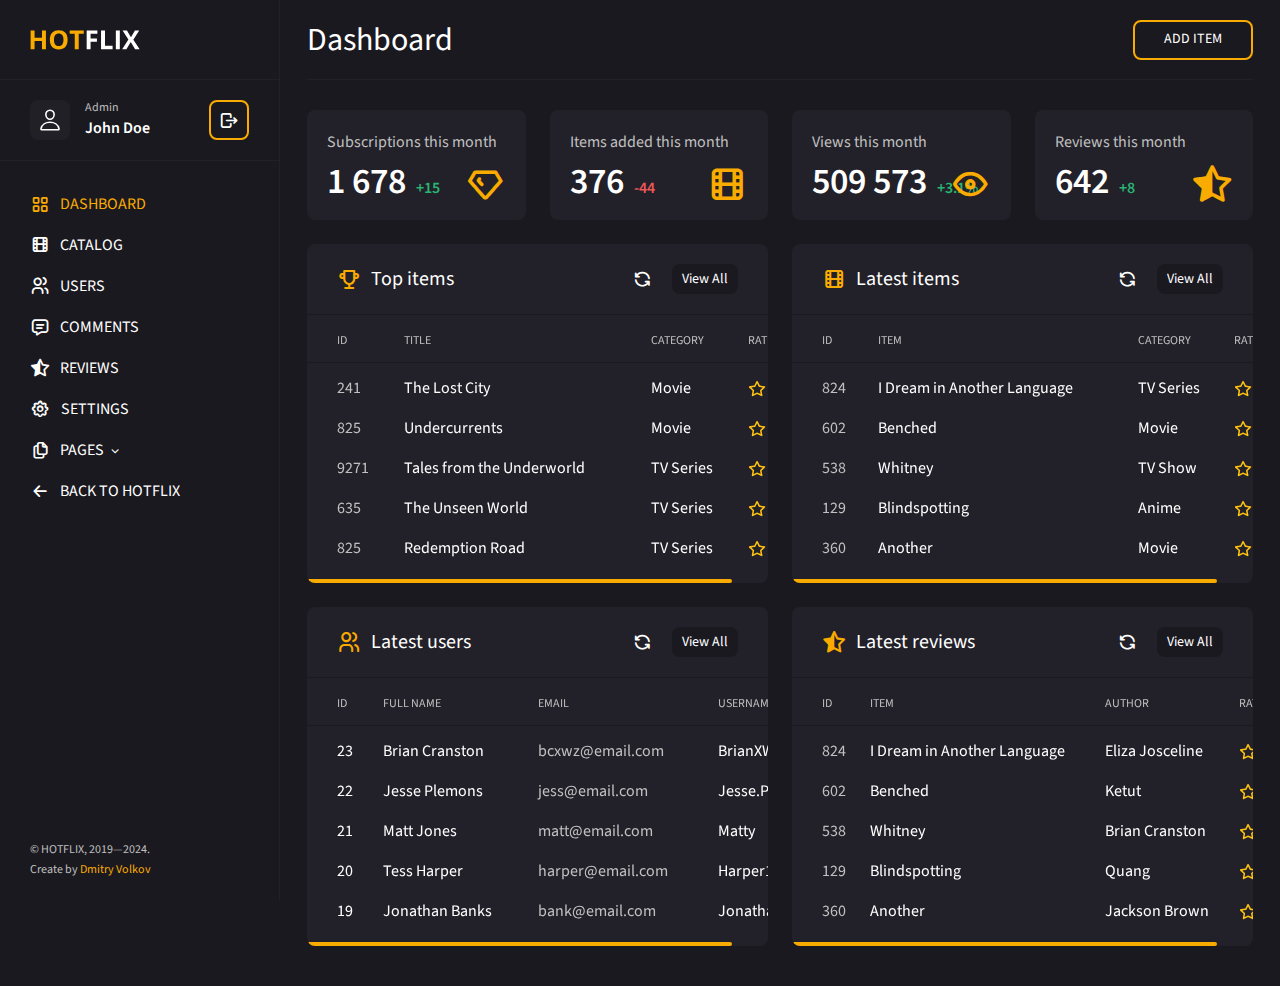
<file: admin/index.html>
<!DOCTYPE html>
<html lang="en">

<!-- Mirrored from hotflix.volkovdesign.com/admin/index.html by HTTrack Website Copier/3.x [XR&CO'2014], Fri, 06 Dec 2024 00:43:25 GMT -->
<head>
	<meta charset="utf-8">
	<meta name="viewport" content="width=device-width, initial-scale=1, shrink-to-fit=no">

	<!-- CSS -->
	<link rel="stylesheet" href="css/bootstrap.min.css">
	<link rel="stylesheet" href="css/slimselect.css">
	<link rel="stylesheet" href="css/admin.css">

	<!-- Icon font -->
	<link rel="stylesheet" href="webfont/tabler-icons.min.css">

	<!-- Favicons -->
	<link rel="icon" type="image/png" href="icon/favicon-32x32.png" sizes="32x32">
	<link rel="apple-touch-icon" href="icon/favicon-32x32.png">

	<meta name="description" content="Online Movies, TV Shows & Cinema HTML Template">
	<meta name="keywords" content="">
	<meta name="author" content="Dmitry Volkov">
	<title>HotFlix – Online Movies, TV Shows & Cinema HTML Template</title>
</head>

<body>
	<!-- header -->
	<header class="header">
		<div class="header__content">
			<!-- header logo -->
			<a href="index.html" class="header__logo">
				<img src="img/logo.svg" alt="">
			</a>
			<!-- end header logo -->

			<!-- header menu btn -->
			<button class="header__btn" type="button">
				<span></span>
				<span></span>
				<span></span>
			</button>
			<!-- end header menu btn -->
		</div>
	</header>
	<!-- end header -->

	<!-- sidebar -->
	<div class="sidebar">
		<!-- sidebar logo -->
		<a href="index.html" class="sidebar__logo">
			<img src="img/logo.svg" alt="">
		</a>
		<!-- end sidebar logo -->
		
		<!-- sidebar user -->
		<div class="sidebar__user">
			<div class="sidebar__user-img">
				<img src="img/user.svg" alt="">
			</div>

			<div class="sidebar__user-title">
				<span>Admin</span>
				<p>John Doe</p>
			</div>

			<button class="sidebar__user-btn" type="button">
				<i class="ti ti-logout"></i>
			</button>
		</div>
		<!-- end sidebar user -->

		<!-- sidebar nav -->
		<div class="sidebar__nav-wrap">
			<ul class="sidebar__nav">
				<li class="sidebar__nav-item">
					<a href="index.html" class="sidebar__nav-link sidebar__nav-link--active"><i class="ti ti-layout-grid"></i> <span>Dashboard</span></a>
				</li>

				<li class="sidebar__nav-item">
					<a href="catalog.html" class="sidebar__nav-link"><i class="ti ti-movie"></i> <span>Catalog</span></a>
				</li>

				<li class="sidebar__nav-item">
					<a href="users.html" class="sidebar__nav-link"><i class="ti ti-users"></i> <span>Users</span></a>
				</li>

				<li class="sidebar__nav-item">
					<a href="comments.html" class="sidebar__nav-link"><i class="ti ti-message"></i> <span>Comments</span></a>
				</li>

				<li class="sidebar__nav-item">
					<a href="reviews.html" class="sidebar__nav-link"><i class="ti ti-star-half-filled"></i> <span>Reviews</span></a>
				</li>

				<li class="sidebar__nav-item">
					<a href="settings.html" class="sidebar__nav-link"><i class="ti ti-settings"></i> <span>Settings</span></a>
				</li>

				<!-- dropdown -->
				<li class="sidebar__nav-item">
					<a class="sidebar__nav-link" href="#" role="button" data-bs-toggle="dropdown" aria-expanded="false"><i class="ti ti-files"></i> <span>Pages</span> <i class="ti ti-chevron-down"></i></a>

					<ul class="dropdown-menu sidebar__dropdown-menu">
						<li><a href="add-item.html">Add item</a></li>
						<li><a href="edit-user.html">Edit user</a></li>
						<li><a href="signin.html">Sign In</a></li>
						<li><a href="signup.html">Sign Up</a></li>
						<li><a href="forgot.html">Forgot password</a></li>
						<li><a href="404.html">404 Page</a></li>
					</ul>
				</li>
				<!-- end dropdown -->

				<li class="sidebar__nav-item">
					<a href="https://hotflix.volkovdesign.com/main/index.html" class="sidebar__nav-link"><i class="ti ti-arrow-left"></i> <span>Back to HotFlix</span></a>
				</li>
			</ul>
		</div>
		<!-- end sidebar nav -->
		
		<!-- sidebar copyright -->
		<div class="sidebar__copyright">© HOTFLIX, 2019—2024. <br>Create by <a href="https://themeforest.net/user/dmitryvolkov/portfolio" target="_blank">Dmitry Volkov</a></div>
		<!-- end sidebar copyright -->
	</div>
	<!-- end sidebar -->

	<!-- main content -->
	<main class="main">
		<div class="container-fluid">
			<div class="row">
				<!-- main title -->
				<div class="col-12">
					<div class="main__title">
						<h2>Dashboard</h2>

						<a href="add-item.html" class="main__title-link">add item</a>
					</div>
				</div>
				<!-- end main title -->

				<!-- stats -->
				<div class="col-12 col-sm-6 col-xl-3">
					<div class="stats">
						<span>Subscriptions this month</span>
						<!-- or .red -->
						<p>1 678 <b class="green">+15</b></p>
						<i class="ti ti-diamond"></i>
					</div>
				</div>
				<!-- end stats -->

				<!-- stats -->
				<div class="col-12 col-sm-6 col-xl-3">
					<div class="stats">
						<span>Items added this month</span>
						<p>376 <b class="red">-44</b></p>
						<i class="ti ti-movie"></i>
					</div>
				</div>
				<!-- end stats -->

				<!-- stats -->
				<div class="col-12 col-sm-6 col-xl-3">
					<div class="stats">
						<span>Views this month</span>
						<p>509 573 <b class="green">+3.1%</b></p>
						<i class="ti ti-eye"></i>
					</div>
				</div>
				<!-- end stats -->

				<!-- stats -->
				<div class="col-12 col-sm-6 col-xl-3">
					<div class="stats">
						<span>Reviews this month</span>
						<p>642 <b class="green">+8</b></p>
						<i class="ti ti-star-half-filled"></i>
					</div>
				</div>
				<!-- end stats -->
			</div>

			<div class="row">
				<!-- dashbox -->
				<div class="col-12 col-xl-6">
					<div class="dashbox">
						<div class="dashbox__title">
							<h3><i class="ti ti-trophy"></i> Top items</h3>

							<div class="dashbox__wrap">
								<a class="dashbox__refresh" href="#"><i class="ti ti-refresh"></i></a>
								<a class="dashbox__more" href="catalog.html">View All</a>
							</div>
						</div>

						<div class="dashbox__table-wrap dashbox__table-wrap--1">
							<table class="dashbox__table">
								<thead>
									<tr>
										<th>ID</th>
										<th>TITLE</th>
										<th>CATEGORY</th>
										<th>RATING</th>
									</tr>
								</thead>

								<tbody>
									<tr>
										<td>
											<div class="dashbox__table-text dashbox__table-text--grey">241</div>
										</td>
										<td>
											<div class="dashbox__table-text"><a href="#">The Lost City</a></div>
										</td>
										<td>
											<div class="dashbox__table-text">Movie</div>
										</td>
										<td>
											<div class="dashbox__table-text dashbox__table-text--rate"><i class="ti ti-star"></i> 9.2</div>
										</td>
									</tr>
									<tr>
										<td>
											<div class="dashbox__table-text dashbox__table-text--grey">825</div>
										</td>
										<td>
											<div class="dashbox__table-text"><a href="#">Undercurrents</a></div>
										</td>
										<td>
											<div class="dashbox__table-text">Movie</div>
										</td>
										<td>
											<div class="dashbox__table-text dashbox__table-text--rate"><i class="ti ti-star"></i> 9.1</div>
										</td>
									</tr>
									<tr>
										<td>
											<div class="dashbox__table-text dashbox__table-text--grey">9271</div>
										</td>
										<td>
											<div class="dashbox__table-text"><a href="#">Tales from the Underworld</a></div>
										</td>
										<td>
											<div class="dashbox__table-text">TV Series</div>
										</td>
										<td>
											<div class="dashbox__table-text dashbox__table-text--rate"><i class="ti ti-star"></i> 9.0</div>
										</td>
									</tr>
									<tr>
										<td>
											<div class="dashbox__table-text dashbox__table-text--grey">635</div>
										</td>
										<td>
											<div class="dashbox__table-text"><a href="#">The Unseen World</a></div>
										</td>
										<td>
											<div class="dashbox__table-text">TV Series</div>
										</td>
										<td>
											<div class="dashbox__table-text dashbox__table-text--rate"><i class="ti ti-star"></i> 8.9</div>
										</td>
									</tr>
									<tr>
										<td>
											<div class="dashbox__table-text dashbox__table-text--grey">825</div>
										</td>
										<td>
											<div class="dashbox__table-text"><a href="#">Redemption Road</a></div>
										</td>
										<td>
											<div class="dashbox__table-text">TV Series</div>
										</td>
										<td>
											<div class="dashbox__table-text dashbox__table-text--rate"><i class="ti ti-star"></i> 8.9</div>
										</td>
									</tr>
								</tbody>
							</table>
						</div>
					</div>
				</div>
				<!-- end dashbox -->

				<!-- dashbox -->
				<div class="col-12 col-xl-6">
					<div class="dashbox">
						<div class="dashbox__title">
							<h3><i class="ti ti-movie"></i> Latest items</h3>

							<div class="dashbox__wrap">
								<a class="dashbox__refresh" href="#"><i class="ti ti-refresh"></i></a>
								<a class="dashbox__more" href="catalog.html">View All</a>
							</div>
						</div>

						<div class="dashbox__table-wrap dashbox__table-wrap--2">
							<table class="dashbox__table">
								<thead>
									<tr>
										<th>ID</th>
										<th>ITEM</th>
										<th>CATEGORY</th>
										<th>RATING</th>
									</tr>
								</thead>

								<tbody>
									<tr>
										<td>
											<div class="dashbox__table-text dashbox__table-text--grey">824</div>
										</td>
										<td>
											<div class="dashbox__table-text"><a href="#">I Dream in Another Language</a></div>
										</td>
										<td>
											<div class="dashbox__table-text">TV Series</div>
										</td>
										<td>
											<div class="dashbox__table-text dashbox__table-text--rate"><i class="ti ti-star"></i> 7.2</div>
										</td>
									</tr>
									<tr>
										<td>
											<div class="dashbox__table-text dashbox__table-text--grey">602</div>
										</td>
										<td>
											<div class="dashbox__table-text"><a href="#">Benched</a></div>
										</td>
										<td>
											<div class="dashbox__table-text">Movie</div>
										</td>
										<td>
											<div class="dashbox__table-text dashbox__table-text--rate"><i class="ti ti-star"></i> 6.3</div>
										</td>
									</tr>
									<tr>
										<td>
											<div class="dashbox__table-text dashbox__table-text--grey">538</div>
										</td>
										<td>
											<div class="dashbox__table-text"><a href="#">Whitney</a></div>
										</td>
										<td>
											<div class="dashbox__table-text">TV Show</div>
										</td>
										<td>
											<div class="dashbox__table-text dashbox__table-text--rate"><i class="ti ti-star"></i> 8.4</div>
										</td>
									</tr>
									<tr>
										<td>
											<div class="dashbox__table-text dashbox__table-text--grey">129</div>
										</td>
										<td>
											<div class="dashbox__table-text"><a href="#">Blindspotting</a></div>
										</td>
										<td>
											<div class="dashbox__table-text">Anime</div>
										</td>
										<td>
											<div class="dashbox__table-text dashbox__table-text--rate"><i class="ti ti-star"></i> 9.0</div>
										</td>
									</tr>
									<tr>
										<td>
											<div class="dashbox__table-text dashbox__table-text--grey">360</div>
										</td>
										<td>
											<div class="dashbox__table-text"><a href="#">Another</a></div>
										</td>
										<td>
											<div class="dashbox__table-text">Movie</div>
										</td>
										<td>
											<div class="dashbox__table-text dashbox__table-text--rate"><i class="ti ti-star"></i> 7.7</div>
										</td>
									</tr>
								</tbody>
							</table>
						</div>
					</div>
				</div>
				<!-- end dashbox -->

				<!-- dashbox -->
				<div class="col-12 col-xl-6">
					<div class="dashbox">
						<div class="dashbox__title">
							<h3><i class="ti ti-users"></i> Latest users</h3>

							<div class="dashbox__wrap">
								<a class="dashbox__refresh" href="#"><i class="ti ti-refresh"></i></a>
								<a class="dashbox__more" href="users.html">View All</a>
							</div>
						</div>

						<div class="dashbox__table-wrap dashbox__table-wrap--3">
							<table class="dashbox__table">
								<thead>
									<tr>
										<th>ID</th>
										<th>FULL NAME</th>
										<th>EMAIL</th>
										<th>USERNAME</th>
									</tr>
								</thead>
								<tbody>
									<tr>
										<td>
											<div class="dashbox__table-text">23</div>
										</td>
										<td>
											<div class="dashbox__table-text"><a href="#">Brian Cranston</a></div>
										</td>
										<td>
											<div class="dashbox__table-text dashbox__table-text--grey">bcxwz@email.com</div>
										</td>
										<td>
											<div class="dashbox__table-text">BrianXWZ</div>
										</td>
									</tr>
									<tr>
										<td>
											<div class="dashbox__table-text">22</div>
										</td>
										<td>
											<div class="dashbox__table-text"><a href="#">Jesse Plemons</a></div>
										</td>
										<td>
											<div class="dashbox__table-text dashbox__table-text--grey">jess@email.com</div>
										</td>
										<td>
											<div class="dashbox__table-text">Jesse.P</div>
										</td>
									</tr>
									<tr>
										<td>
											<div class="dashbox__table-text">21</div>
										</td>
										<td>
											<div class="dashbox__table-text"><a href="#">Matt Jones</a></div>
										</td>
										<td>
											<div class="dashbox__table-text dashbox__table-text--grey">matt@email.com</div>
										</td>
										<td>
											<div class="dashbox__table-text">Matty</div>
										</td>
									</tr>
									<tr>
										<td>
											<div class="dashbox__table-text">20</div>
										</td>
										<td>
											<div class="dashbox__table-text"><a href="#">Tess Harper</a></div>
										</td>
										<td>
											<div class="dashbox__table-text dashbox__table-text--grey">harper@email.com</div>
										</td>
										<td>
											<div class="dashbox__table-text">Harper123</div>
										</td>
									</tr>
									<tr>
										<td>
											<div class="dashbox__table-text">19</div>
										</td>
										<td>
											<div class="dashbox__table-text"><a href="#">Jonathan Banks</a></div>
										</td>
										<td>
											<div class="dashbox__table-text dashbox__table-text--grey">bank@email.com</div>
										</td>
										<td>
											<div class="dashbox__table-text">Jonathan</div>
										</td>
									</tr>
								</tbody>
							</table>
						</div>
					</div>
				</div>
				<!-- end dashbox -->

				<!-- dashbox -->
				<div class="col-12 col-xl-6">
					<div class="dashbox">
						<div class="dashbox__title">
							<h3><i class="ti ti-star-half-filled"></i> Latest reviews</h3>

							<div class="dashbox__wrap">
								<a class="dashbox__refresh" href="#"><i class="ti ti-refresh"></i></a>
								<a class="dashbox__more" href="reviews.html">View All</a>
							</div>
						</div>

						<div class="dashbox__table-wrap dashbox__table-wrap--4">
							<table class="dashbox__table">
								<thead>
									<tr>
										<th>ID</th>
										<th>ITEM</th>
										<th>AUTHOR</th>
										<th>RATING</th>
									</tr>
								</thead>

								<tbody>
									<tr>
										<td>
											<div class="dashbox__table-text dashbox__table-text--grey">824</div>
										</td>
										<td>
											<div class="dashbox__table-text"><a href="#">I Dream in Another Language</a></div>
										</td>
										<td>
											<div class="dashbox__table-text">Eliza Josceline</div>
										</td>
										<td>
											<div class="dashbox__table-text dashbox__table-text--rate"><i class="ti ti-star"></i> 7.2</div>
										</td>
									</tr>
									<tr>
										<td>
											<div class="dashbox__table-text dashbox__table-text--grey">602</div>
										</td>
										<td>
											<div class="dashbox__table-text"><a href="#">Benched</a></div>
										</td>
										<td>
											<div class="dashbox__table-text">Ketut</div>
										</td>
										<td>
											<div class="dashbox__table-text dashbox__table-text--rate"><i class="ti ti-star"></i> 6.3</div>
										</td>
									</tr>
									<tr>
										<td>
											<div class="dashbox__table-text dashbox__table-text--grey">538</div>
										</td>
										<td>
											<div class="dashbox__table-text"><a href="#">Whitney</a></div>
										</td>
										<td>
											<div class="dashbox__table-text">Brian Cranston</div>
										</td>
										<td>
											<div class="dashbox__table-text dashbox__table-text--rate"><i class="ti ti-star"></i> 8.4</div>
										</td>
									</tr>
									<tr>
										<td>
											<div class="dashbox__table-text dashbox__table-text--grey">129</div>
										</td>
										<td>
											<div class="dashbox__table-text"><a href="#">Blindspotting</a></div>
										</td>
										<td>
											<div class="dashbox__table-text">Quang</div>
										</td>
										<td>
											<div class="dashbox__table-text dashbox__table-text--rate"><i class="ti ti-star"></i> 9.0</div>
										</td>
									</tr>
									<tr>
										<td>
											<div class="dashbox__table-text dashbox__table-text--grey">360</div>
										</td>
										<td>
											<div class="dashbox__table-text"><a href="#">Another</a></div>
										</td>
										<td>
											<div class="dashbox__table-text">Jackson Brown</div>
										</td>
										<td>
											<div class="dashbox__table-text dashbox__table-text--rate"><i class="ti ti-star"></i> 7.7</div>
										</td>
									</tr>
								</tbody>
							</table>
						</div>
					</div>
				</div>
				<!-- end dashbox -->
			</div>
		</div>
	</main>
	<!-- end main content -->

	<!-- JS -->
	<script src="js/bootstrap.bundle.min.js"></script>
	<script src="js/slimselect.min.js"></script>
	<script src="js/smooth-scrollbar.js"></script>
	<script src="js/admin.js"></script>
</body>

<!-- Mirrored from hotflix.volkovdesign.com/admin/index.html by HTTrack Website Copier/3.x [XR&CO'2014], Fri, 06 Dec 2024 00:43:32 GMT -->
</html>
</file>
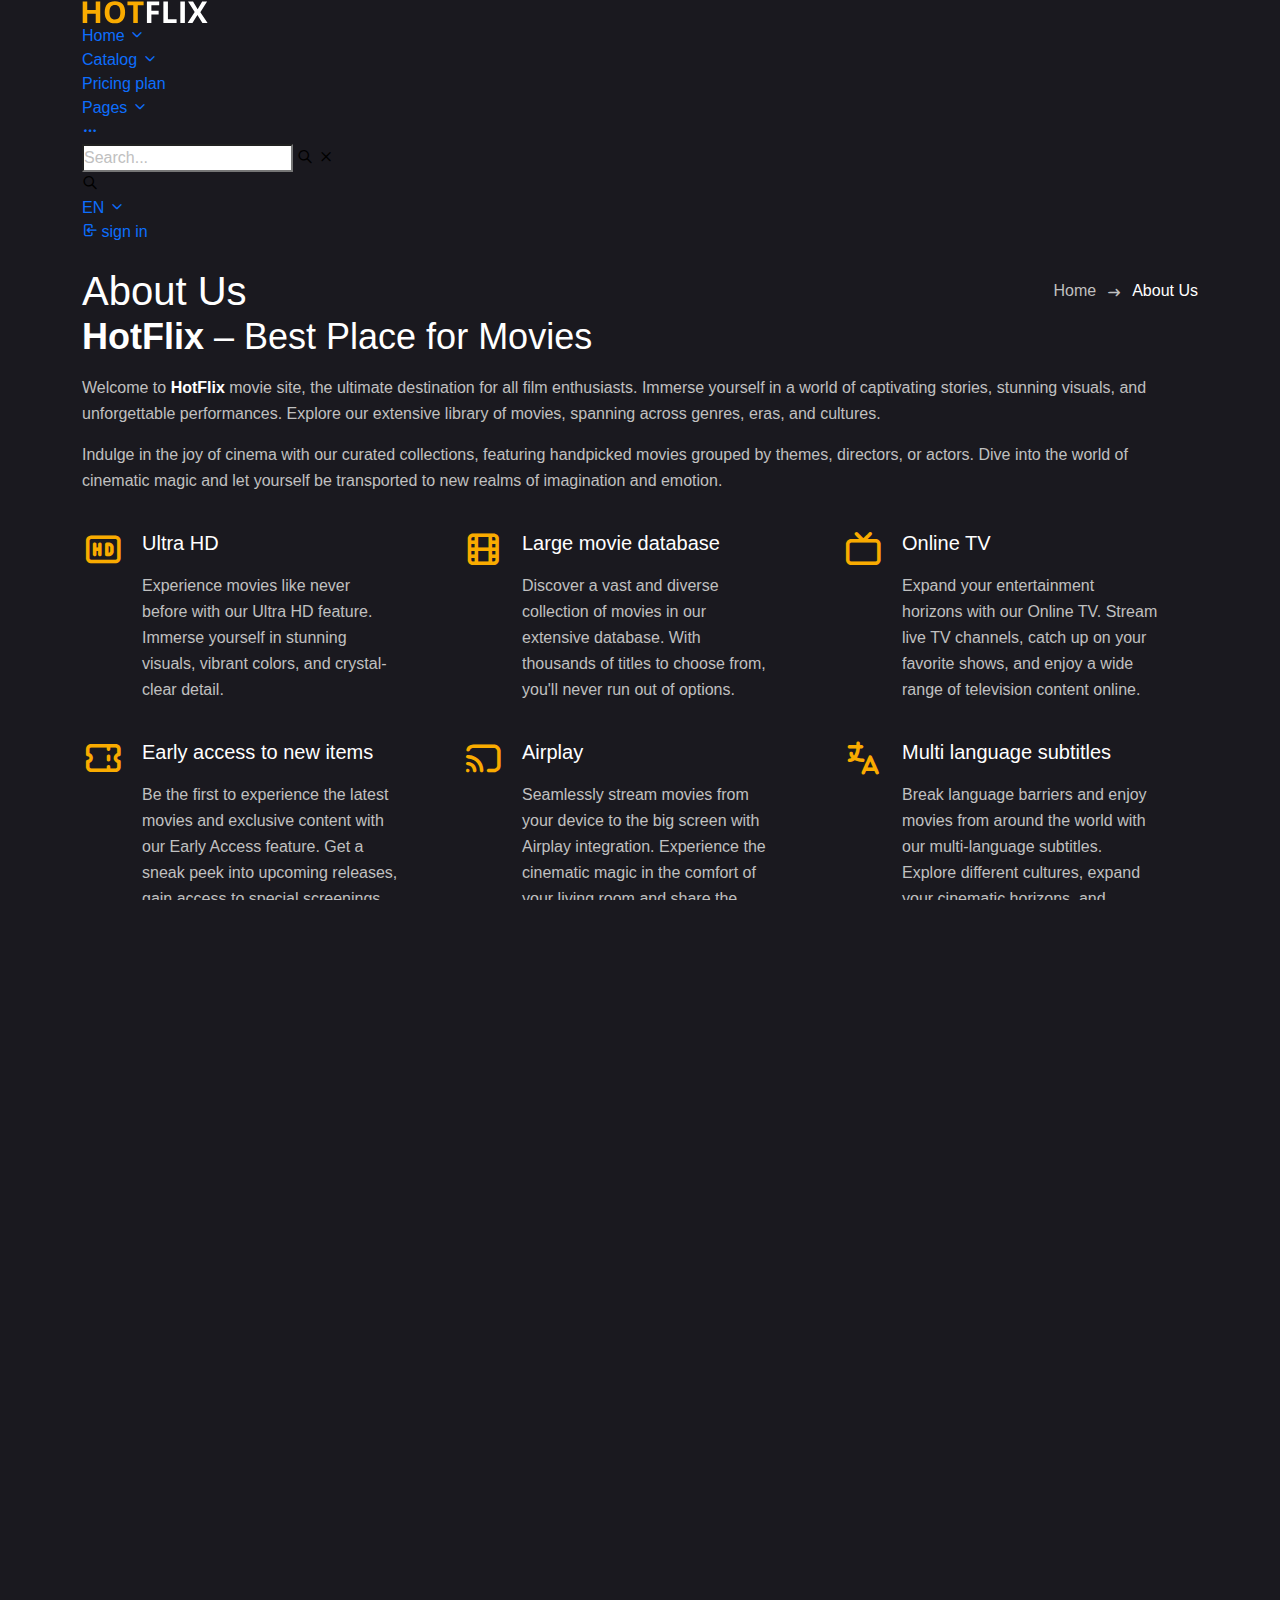
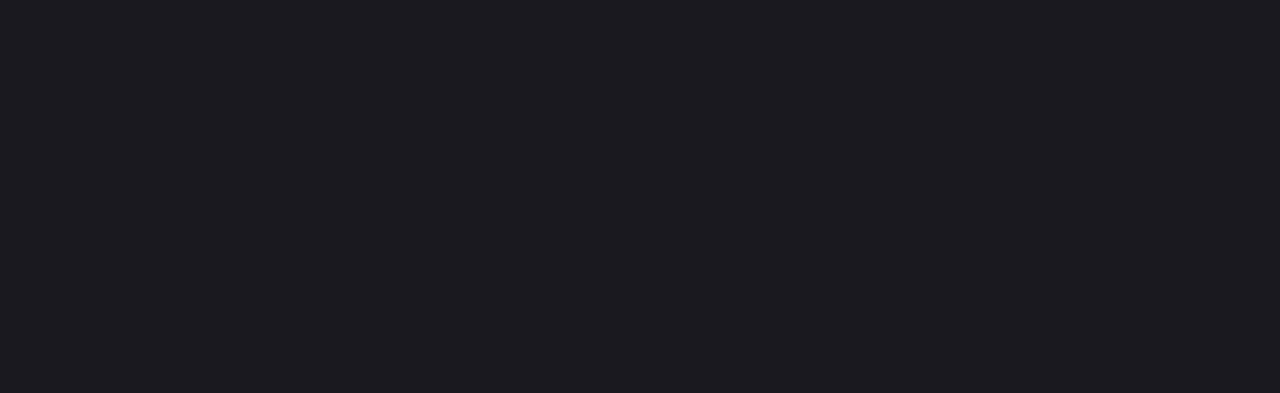
<file: about.html>
<!DOCTYPE html>
<html lang="en">

<!-- Mirrored from hotflix.volkovdesign.com/main/about.html by HTTrack Website Copier/3.x [XR&CO'2014], Fri, 06 Dec 2024 00:41:13 GMT -->
<head>
	<meta charset="utf-8">
	<meta name="viewport" content="width=device-width, initial-scale=1, shrink-to-fit=no">

	<!-- CSS -->
	<link rel="stylesheet" href="css/bootstrap.min.css">
	<link rel="stylesheet" href="css/splide.min.css">
	<link rel="stylesheet" href="css/slimselect.css">
	<link rel="stylesheet" href="css/plyr.css">
	<link rel="stylesheet" href="css/photoswipe.css">
	<link rel="stylesheet" href="css/default-skin.css">
	<link rel="stylesheet" href="css/main.css">

	<!-- Icon font -->
	<link rel="stylesheet" href="webfont/tabler-icons.min.css">

	<!-- Favicons -->
	<link rel="icon" type="image/png" href="icon/favicon-32x32.png" sizes="32x32">
	<link rel="apple-touch-icon" href="icon/favicon-32x32.png">

	<meta name="description" content="Online Movies, TV Shows & Cinema HTML Template">
	<meta name="keywords" content="">
	<meta name="author" content="Dmitry Volkov">
	<title>HotFlix – Online Movies, TV Shows & Cinema HTML Template</title>
</head>

<body>
	<!-- header -->
	<header class="header">
		<div class="container">
			<div class="row">
				<div class="col-12">
					<div class="header__content">
						<!-- header logo -->
						<a href="index.html" class="header__logo">
							<img src="img/logo.svg" alt="">
						</a>
						<!-- end header logo -->

						<!-- header nav -->
						<ul class="header__nav">
							<!-- dropdown -->
							<li class="header__nav-item">
								<a class="header__nav-link" href="#" role="button" data-bs-toggle="dropdown" aria-expanded="false">Home <i class="ti ti-chevron-down"></i></a>

								<ul class="dropdown-menu header__dropdown-menu">
									<li><a href="index.html">Home style 1</a></li>
									<li><a href="index2.html">Home style 2</a></li>
									<li><a href="index3.html">Home style 3</a></li>
								</ul>
							</li>
							<!-- end dropdown -->

							<!-- dropdown -->
							<li class="header__nav-item">
								<a class="header__nav-link" href="#" role="button" data-bs-toggle="dropdown" aria-expanded="false">Catalog <i class="ti ti-chevron-down"></i></a>

								<ul class="dropdown-menu header__dropdown-menu">
									<li><a href="catalog.html">Catalog style 1</a></li>
									<li><a href="catalog2.html">Catalog style 2</a></li>
									<li><a href="details.html">Details Movie</a></li>
									<li><a href="details2.html">Details TV Series</a></li>
								</ul>
							</li>
							<!-- end dropdown -->

							<li class="header__nav-item">
								<a href="pricing.html" class="header__nav-link">Pricing plan</a>
							</li>

							<!-- dropdown -->
							<li class="header__nav-item">
								<a class="header__nav-link" href="#" role="button" data-bs-toggle="dropdown" aria-expanded="false">Pages <i class="ti ti-chevron-down"></i></a>

								<ul class="dropdown-menu header__dropdown-menu">
									<li><a href="about.html">About Us</a></li>
									<li><a href="profile.html">Profile</a></li>
									<li><a href="actor.html">Actor</a></li>
									<li><a href="contacts.html">Contacts</a></li>
									<li><a href="faq.html">Help center</a></li>
									<li><a href="privacy.html">Privacy policy</a></li>
									<li><a href="https://hotflix.volkovdesign.com/admin/index.html" target="_blank">Admin pages</a></li>
								</ul>
							</li>
							<!-- end dropdown -->

							<!-- dropdown -->
							<li class="header__nav-item">
								<a class="header__nav-link header__nav-link--more" href="#" role="button" data-bs-toggle="dropdown" aria-expanded="false"><i class="ti ti-dots"></i></a>

								<ul class="dropdown-menu header__dropdown-menu">
									<li><a href="signin.html">Sign in</a></li>
									<li><a href="signup.html">Sign up</a></li>
									<li><a href="forgot.html">Forgot password</a></li>
									<li><a href="404.html">404 Page</a></li>
								</ul>
							</li>
							<!-- end dropdown -->
						</ul>
						<!-- end header nav -->

						<!-- header auth -->
						<div class="header__auth">
							<form action="#" class="header__search">
								<input class="header__search-input" type="text" placeholder="Search...">
								<button class="header__search-button" type="button">
									<i class="ti ti-search"></i>
								</button>
								<button class="header__search-close" type="button">
									<i class="ti ti-x"></i>
								</button>
							</form>

							<button class="header__search-btn" type="button">
								<i class="ti ti-search"></i>
							</button>

							<!-- dropdown -->
							<div class="header__lang">
								<a class="header__nav-link" href="#" role="button" data-bs-toggle="dropdown" aria-expanded="false">EN <i class="ti ti-chevron-down"></i></a>

								<ul class="dropdown-menu header__dropdown-menu">
									<li><a href="#">English</a></li>
									<li><a href="#">Spanish</a></li>
									<li><a href="#">French</a></li>
								</ul>
							</div>
							<!-- end dropdown -->

							<a href="signin.html" class="header__sign-in">
								<i class="ti ti-login"></i>
								<span>sign in</span>
							</a>
						</div>
						<!-- end header auth -->

						<!-- header menu btn -->
						<button class="header__btn" type="button">
							<span></span>
							<span></span>
							<span></span>
						</button>
						<!-- end header menu btn -->
					</div>
				</div>
			</div>
		</div>
	</header>
	<!-- end header -->

	<!-- page title -->
	<section class="section section--first">
		<div class="container">
			<div class="row">
				<div class="col-12">
					<div class="section__wrap">
						<!-- section title -->
						<h1 class="section__title section__title--head">About Us</h1>
						<!-- end section title -->

						<!-- breadcrumbs -->
						<ul class="breadcrumbs">
							<li class="breadcrumbs__item"><a href="index.html">Home</a></li>
							<li class="breadcrumbs__item breadcrumbs__item--active">About Us</li>
						</ul>
						<!-- end breadcrumbs -->
					</div>
				</div>
			</div>
		</div>
	</section>
	<!-- end page title -->
	
	<!-- about -->
	<section class="section">
		<div class="container">
			<div class="row">
				<!-- section title -->
				<div class="col-12">
					<h2 class="section__title"><b>HotFlix</b> – Best Place for Movies</h2>
					<p class="section__text">Welcome to <b>HotFlix</b> movie site, the ultimate destination for all film enthusiasts. Immerse yourself in a world of captivating stories, stunning visuals, and unforgettable performances. Explore our extensive library of movies, spanning across genres, eras, and cultures.</p>
					<p class="section__text">Indulge in the joy of cinema with our curated collections, featuring handpicked movies grouped by themes, directors, or actors. Dive into the world of cinematic magic and let yourself be transported to new realms of imagination and emotion.</p>
				</div>
				<!-- end section title -->

				<!-- feature -->
				<div class="col-12 col-md-6 col-lg-4">
					<div class="feature">
						<i class="ti ti-badge-hd"></i>
						<h3 class="feature__title">Ultra HD</h3>
						<p class="feature__text">Experience movies like never before with our Ultra HD feature. Immerse yourself in stunning visuals, vibrant colors, and crystal-clear detail.</p>
					</div>
				</div>
				<!-- end feature -->

				<!-- feature -->
				<div class="col-12 col-md-6 col-lg-4">
					<div class="feature">
						<i class="ti ti-movie"></i>
						<h3 class="feature__title">Large movie database</h3>
						<p class="feature__text">Discover a vast and diverse collection of movies in our extensive database. With thousands of titles to choose from, you'll never run out of options.</p>
					</div>
				</div>
				<!-- end feature -->

				<!-- feature -->
				<div class="col-12 col-md-6 col-lg-4">
					<div class="feature">
						<i class="ti ti-device-tv"></i>
						<h3 class="feature__title">Online TV</h3>
						<p class="feature__text">Expand your entertainment horizons with our Online TV. Stream live TV channels, catch up on your favorite shows, and enjoy a wide range of television content online.</p>
					</div>
				</div>
				<!-- end feature -->

				<!-- feature -->
				<div class="col-12 col-md-6 col-lg-4">
					<div class="feature">
						<i class="ti ti-ticket"></i>
						<h3 class="feature__title">Early access to new items</h3>
						<p class="feature__text">Be the first to experience the latest movies and exclusive content with our Early Access feature. Get a sneak peek into upcoming releases, gain access to special screenings, and stay ahead of the curve.</p>
					</div>
				</div>
				<!-- end feature -->

				<!-- feature -->
				<div class="col-12 col-md-6 col-lg-4">
					<div class="feature">
						<i class="ti ti-cast"></i>
						<h3 class="feature__title">Airplay</h3>
						<p class="feature__text">Seamlessly stream movies from your device to the big screen with Airplay integration. Experience the cinematic magic in the comfort of your living room and share the excitement with friends and family.</p>
					</div>
				</div>
				<!-- end feature -->

				<!-- feature -->
				<div class="col-12 col-md-6 col-lg-4">
					<div class="feature">
						<i class="ti ti-language"></i>
						<h3 class="feature__title">Multi language subtitles</h3>
						<p class="feature__text">Break language barriers and enjoy movies from around the world with our multi-language subtitles. Explore different cultures, expand your cinematic horizons, and appreciate the beauty of global cinema.</p>
					</div>
				</div>
				<!-- end feature -->
			</div>
		</div>
	</section>
	<!-- end about -->

	<!-- how it works -->
	<section class="section section--border">
		<div class="container">
			<div class="row">
				<!-- section title -->
				<div class="col-12">
					<h2 class="section__title">How it works?</h2>
				</div>
				<!-- end section title -->

				<!-- how box -->
				<div class="col-12 col-lg-4">
					<div class="how">
						<span class="how__number">01</span>
						<h3 class="how__title">Create an account</h3>
						<p class="how__text">Start your movie-watching journey by creating a personalized account on our platform. Sign up easily and gain access to a world of entertainment.</p>
					</div>
				</div>
				<!-- ebd how box -->

				<!-- how box -->
				<div class="col-12 col-md-6 col-lg-4">
					<div class="how">
						<span class="how__number">02</span>
						<h3 class="how__title">Choose your plan</h3>
						<p class="how__text">Select the perfect plan that suits your preferences and watching habits. We offer a range of subs options from basic plans to premium plans.</p>
					</div>
				</div>
				<!-- ebd how box -->

				<!-- how box -->
				<div class="col-12 col-md-6 col-lg-4">
					<div class="how">
						<span class="how__number">03</span>
						<h3 class="how__title">Enjoy HotFlix</h3>
						<p class="how__text">Immerse yourself in the world of HotFlix, where unlimited movie streaming awaits. With our vast collection of movies there's something for everyone.</p>
					</div>
				</div>
				<!-- ebd how box -->
			</div>
		</div>
	</section>
	<!-- end how it works -->

	<!-- roadmap -->
	<section class="section section--border">
		<div class="container">
			<div class="row">
				<!-- section title -->
				<div class="col-12">
					<h2 class="section__title">Roadmap</h2>
				</div>
				<!-- end section title -->

				<!-- carousel -->
				<div class="col-12">
					<div class="section__roadmap splide splide--roadmap">
						<div class="splide__arrows">
							<button class="splide__arrow splide__arrow--prev" type="button">
								<i class="ti ti-chevron-left"></i>
							</button>
							<button class="splide__arrow splide__arrow--next" type="button">
								<i class="ti ti-chevron-right"></i>
							</button>
						</div>

						<div class="splide__track">
							<ul class="splide__list">
								<li class="splide__slide">
									<div class="roadmap roadmap--active">
										<h3 class="roadmap__title">2023 Q4</h3>
										<ul class="roadmap__list">
											<li>Conduct market research on movies and TV series, study the needs and preferences of the target audience.</li>
											<li>Determine the main goals and objectives of the site: providing content, functionality and design.</li>
										</ul>
									</div>
								</li>

								<li class="splide__slide">
									<div class="roadmap roadmap--active">
										<h3 class="roadmap__title">2024 Q1</h3>
										<ul class="roadmap__list">
											<li>Create an information architecture for the site, defining the main sections and content categories.</li>
											<li>Development of an attractive and intuitive site design, providing easy navigation and high user interactivity.</li>
										</ul>
									</div>
								</li>

								<li class="splide__slide">
									<div class="roadmap">
										<h3 class="roadmap__title">2024 Q2</h3>
										<ul class="roadmap__list">
											<li>Creating a database for movies and TV series including information on title, genre, actors, ratings and reviews.</li>
											<li>Development of a powerful search engine which will allow users to easily find films and TV series.</li>
										</ul>
									</div>
								</li>

								<li class="splide__slide">
									<div class="roadmap">
										<h3 class="roadmap__title">2024 Q3</h3>
										<ul class="roadmap__list">
											<li>Developing a user registration and authorization system to create personal accounts.</li>
											<li>Implementation of the ability to save films or series in the "Favorites" list, leave reviews and ratings.</li>
										</ul>
									</div>
								</li>

								<li class="splide__slide">
									<div class="roadmap">
										<h3 class="roadmap__title">2024 Q4</h3>
										<ul class="roadmap__list">
											<li>Protection of user data, applying appropriate security protocols.</li>
											<li>Testing the site on different devices and browsers, fixing bugs and improving performance.</li>
										</ul>
									</div>
								</li>
							</ul>
						</div>
					</div>
				</div>
				<!-- end carousel -->
			</div>
		</div>
	</section>
	<!-- end roadmap -->

	<!-- partners -->
	<section class="section section--pt">
		<div class="container">
			<div class="row">
				<!-- section title -->
				<div class="col-12 col-xl-9">
					<h2 class="section__title">Our Partners</h2>
					<p class="section__text">We strive for long-term cooperation with our partners, and our team is always ready to meet and consider new opportunities for mutual benefits. If you would like to become our partner, we are always open to new offers and look forward to hearing from you. <a href="contacts.html">Become a partner</a></p>
				</div>
				<!-- end section title -->
			</div>

			<div class="row">
				<!-- partner -->
				<div class="col-6 col-sm-4 col-lg-2">
					<a href="#" class="partner">
						<img src="img/partners/themeforest-light-background.png" alt="" class="partner__img">
					</a>
				</div>
				<!-- end partner -->

				<!-- partner -->
				<div class="col-6 col-sm-4 col-lg-2">
					<a href="#" class="partner">
						<img src="img/partners/audiojungle-light-background.png" alt="" class="partner__img">
					</a>
				</div>
				<!-- end partner -->

				<!-- partner -->
				<div class="col-6 col-sm-4 col-lg-2">
					<a href="#" class="partner">
						<img src="img/partners/codecanyon-light-background.png" alt="" class="partner__img">
					</a>
				</div>
				<!-- end partner -->

				<!-- partner -->
				<div class="col-6 col-sm-4 col-lg-2">
					<a href="#" class="partner">
						<img src="img/partners/photodune-light-background.png" alt="" class="partner__img">
					</a>
				</div>
				<!-- end partner -->

				<!-- partner -->
				<div class="col-6 col-sm-4 col-lg-2">
					<a href="#" class="partner">
						<img src="img/partners/activeden-light-background.png" alt="" class="partner__img">
					</a>
				</div>
				<!-- end partner -->

				<!-- partner -->
				<div class="col-6 col-sm-4 col-lg-2">
					<a href="#" class="partner">
						<img src="img/partners/3docean-light-background.png" alt="" class="partner__img">
					</a>
				</div>
				<!-- end partner -->
			</div>
		</div>
	</section>
	<!-- end partners -->

	<!-- footer -->
	<footer class="footer">
		<div class="container">
			<div class="row">
				<div class="col-12">
					<div class="footer__content">
						<a href="index.html" class="footer__logo">
							<img src="img/logo.svg" alt="">
						</a>

						<span class="footer__copyright">© HOTFLIX, 2019—2024 <br> Create by <a href="https://themeforest.net/user/dmitryvolkov/portfolio" target="_blank">Dmitry Volkov</a></span>

						<nav class="footer__nav">
							<a href="about.html">About Us</a>
							<a href="contacts.html">Contacts</a>
							<a href="privacy.html">Privacy policy</a>
						</nav>

						<button class="footer__back" type="button">
							<i class="ti ti-arrow-narrow-up"></i>
						</button>
					</div>
				</div>
			</div>
		</div>
	</footer>
	<!-- end footer -->

	<!-- JS -->
	<script src="js/bootstrap.bundle.min.js"></script>
	<script src="js/splide.min.js"></script>
	<script src="js/slimselect.min.js"></script>
	<script src="js/smooth-scrollbar.js"></script>
	<script src="js/plyr.min.js"></script>
	<script src="js/photoswipe.min.js"></script>
	<script src="js/photoswipe-ui-default.min.js"></script>
	<script src="js/main.js"></script>
</body>

<!-- Mirrored from hotflix.volkovdesign.com/main/about.html by HTTrack Website Copier/3.x [XR&CO'2014], Fri, 06 Dec 2024 00:41:13 GMT -->
</html>
</file>
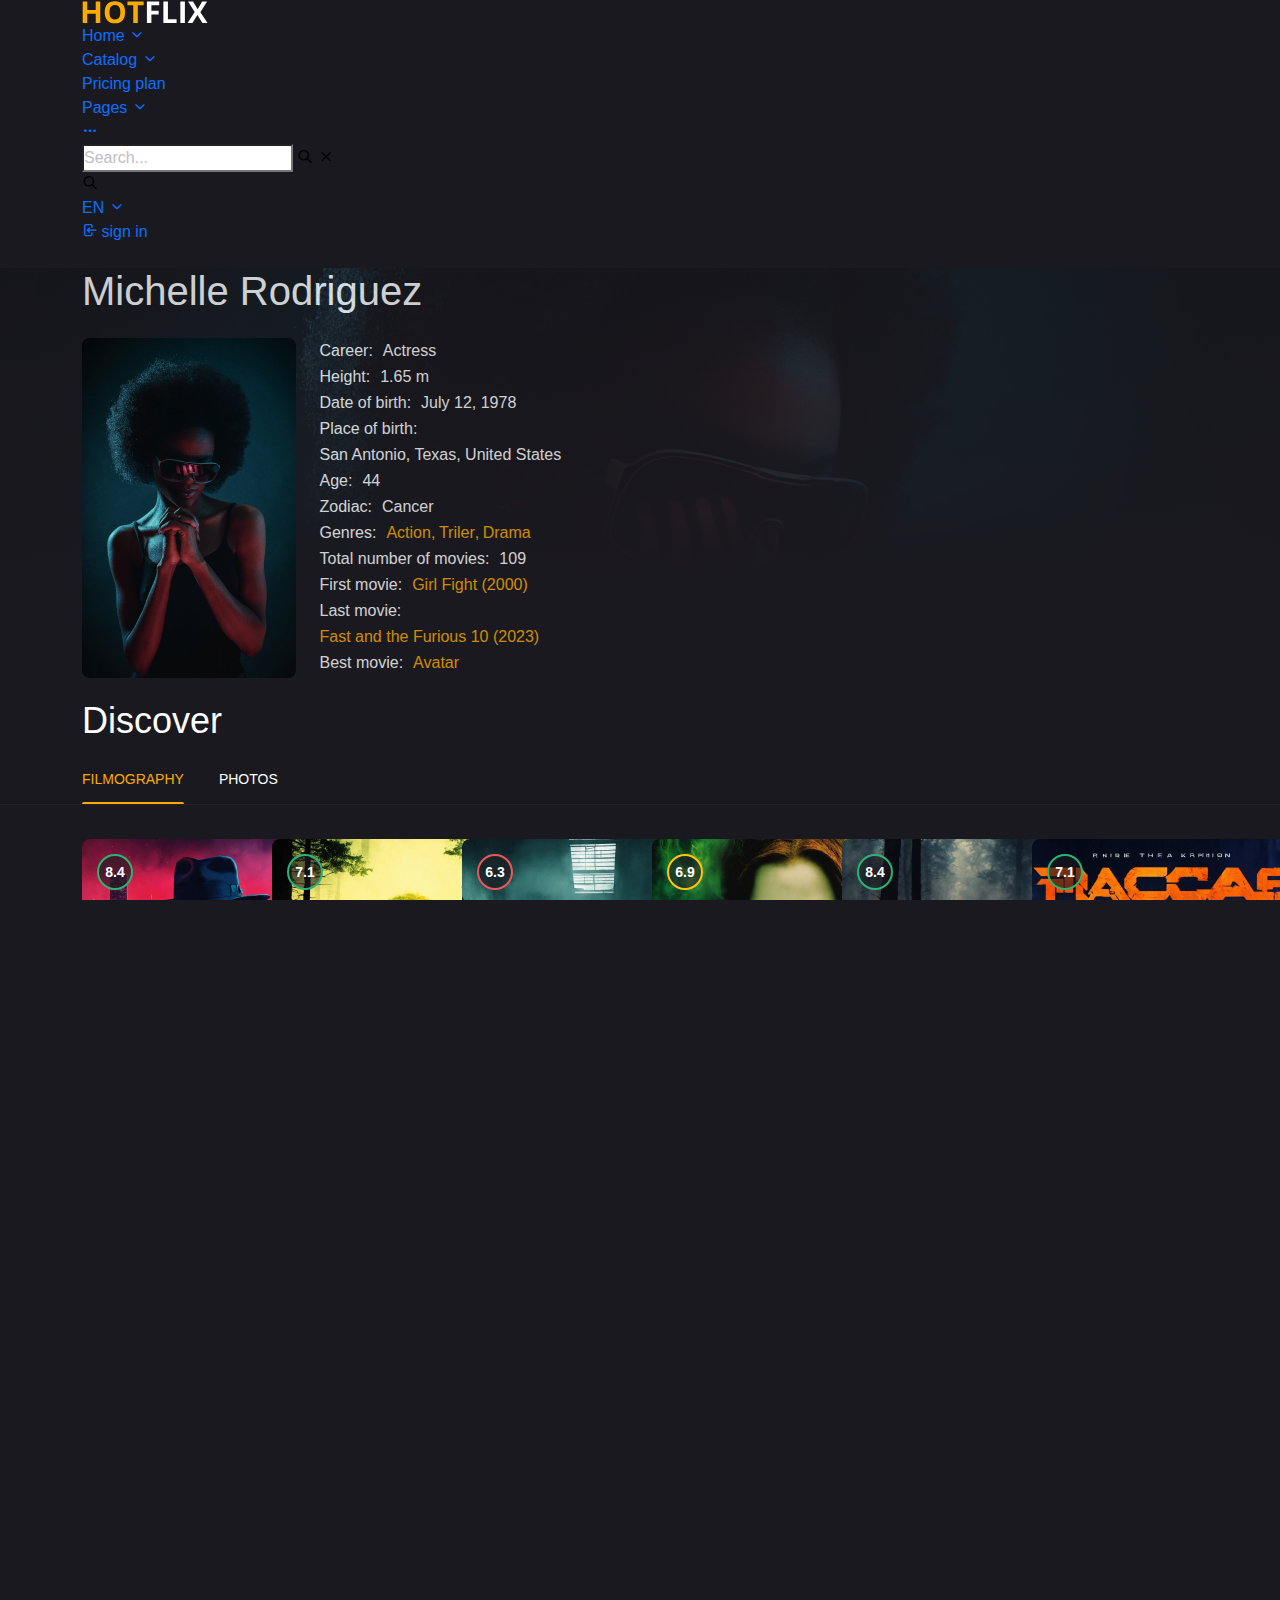
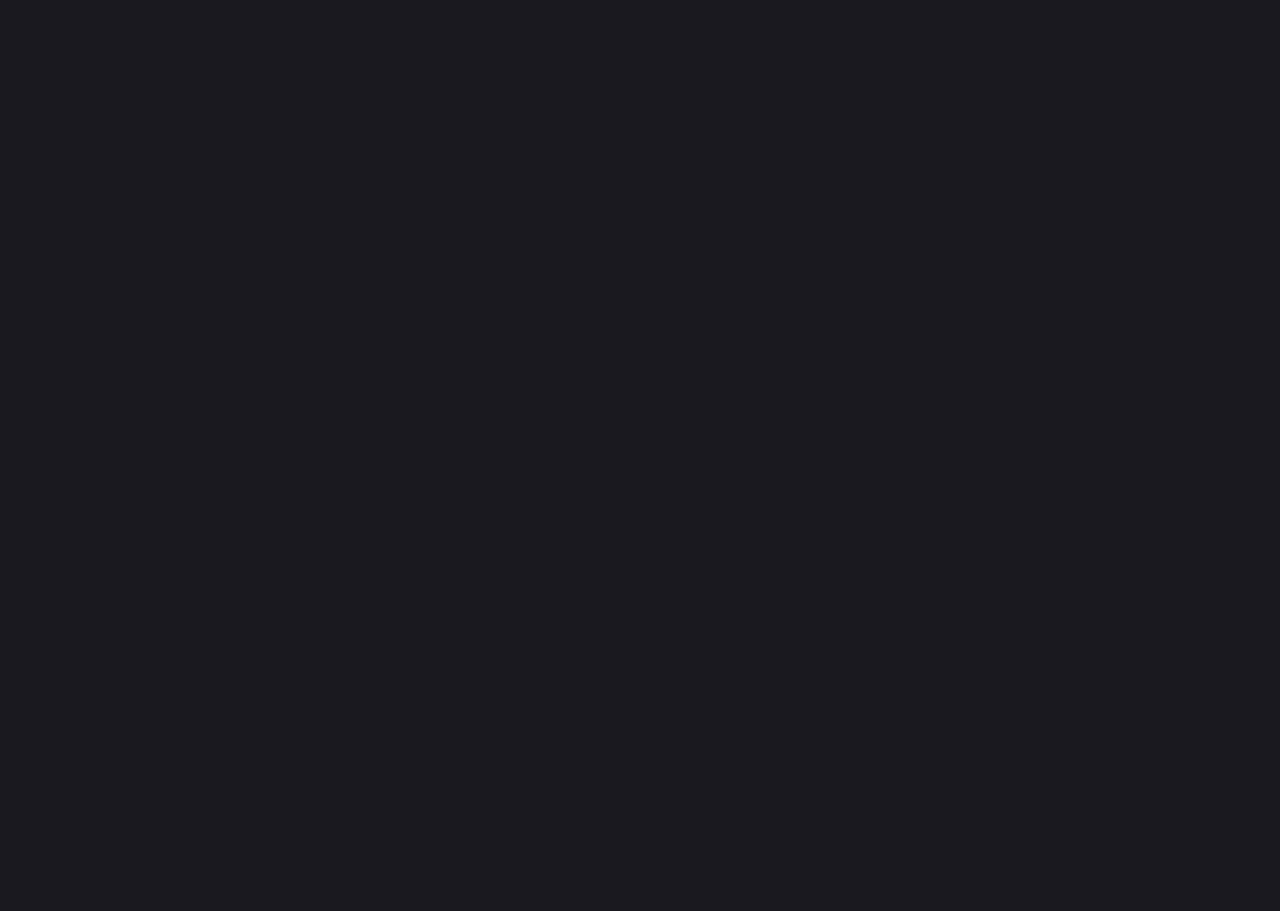
<file: actor.html>
<!DOCTYPE html>
<html lang="en">

<!-- Mirrored from hotflix.volkovdesign.com/main/actor.html by HTTrack Website Copier/3.x [XR&CO'2014], Fri, 06 Dec 2024 00:41:13 GMT -->
<head>
	<meta charset="utf-8">
	<meta name="viewport" content="width=device-width, initial-scale=1, shrink-to-fit=no">

	<!-- CSS -->
	<link rel="stylesheet" href="css/bootstrap.min.css">
	<link rel="stylesheet" href="css/splide.min.css">
	<link rel="stylesheet" href="css/slimselect.css">
	<link rel="stylesheet" href="css/plyr.css">
	<link rel="stylesheet" href="css/photoswipe.css">
	<link rel="stylesheet" href="css/default-skin.css">
	<link rel="stylesheet" href="css/main.css">

	<!-- Icon font -->
	<link rel="stylesheet" href="webfont/tabler-icons.min.css">

	<!-- Favicons -->
	<link rel="icon" type="image/png" href="icon/favicon-32x32.png" sizes="32x32">
	<link rel="apple-touch-icon" href="icon/favicon-32x32.png">

	<meta name="description" content="Online Movies, TV Shows & Cinema HTML Template">
	<meta name="keywords" content="">
	<meta name="author" content="Dmitry Volkov">
	<title>HotFlix – Online Movies, TV Shows & Cinema HTML Template</title>
</head>

<body>
	<!-- header -->
	<header class="header">
		<div class="container">
			<div class="row">
				<div class="col-12">
					<div class="header__content">
						<!-- header logo -->
						<a href="index.html" class="header__logo">
							<img src="img/logo.svg" alt="">
						</a>
						<!-- end header logo -->

						<!-- header nav -->
						<ul class="header__nav">
							<!-- dropdown -->
							<li class="header__nav-item">
								<a class="header__nav-link" href="#" role="button" data-bs-toggle="dropdown" aria-expanded="false">Home <i class="ti ti-chevron-down"></i></a>

								<ul class="dropdown-menu header__dropdown-menu">
									<li><a href="index.html">Home style 1</a></li>
									<li><a href="index2.html">Home style 2</a></li>
									<li><a href="index3.html">Home style 3</a></li>
								</ul>
							</li>
							<!-- end dropdown -->

							<!-- dropdown -->
							<li class="header__nav-item">
								<a class="header__nav-link" href="#" role="button" data-bs-toggle="dropdown" aria-expanded="false">Catalog <i class="ti ti-chevron-down"></i></a>

								<ul class="dropdown-menu header__dropdown-menu">
									<li><a href="catalog.html">Catalog style 1</a></li>
									<li><a href="catalog2.html">Catalog style 2</a></li>
									<li><a href="details.html">Details Movie</a></li>
									<li><a href="details2.html">Details TV Series</a></li>
								</ul>
							</li>
							<!-- end dropdown -->

							<li class="header__nav-item">
								<a href="pricing.html" class="header__nav-link">Pricing plan</a>
							</li>

							<!-- dropdown -->
							<li class="header__nav-item">
								<a class="header__nav-link" href="#" role="button" data-bs-toggle="dropdown" aria-expanded="false">Pages <i class="ti ti-chevron-down"></i></a>

								<ul class="dropdown-menu header__dropdown-menu">
									<li><a href="about.html">About Us</a></li>
									<li><a href="profile.html">Profile</a></li>
									<li><a href="actor.html">Actor</a></li>
									<li><a href="contacts.html">Contacts</a></li>
									<li><a href="faq.html">Help center</a></li>
									<li><a href="privacy.html">Privacy policy</a></li>
									<li><a href="https://hotflix.volkovdesign.com/admin/index.html" target="_blank">Admin pages</a></li>
								</ul>
							</li>
							<!-- end dropdown -->

							<!-- dropdown -->
							<li class="header__nav-item">
								<a class="header__nav-link header__nav-link--more" href="#" role="button" data-bs-toggle="dropdown" aria-expanded="false"><i class="ti ti-dots"></i></a>

								<ul class="dropdown-menu header__dropdown-menu">
									<li><a href="signin.html">Sign in</a></li>
									<li><a href="signup.html">Sign up</a></li>
									<li><a href="forgot.html">Forgot password</a></li>
									<li><a href="404.html">404 Page</a></li>
								</ul>
							</li>
							<!-- end dropdown -->
						</ul>
						<!-- end header nav -->

						<!-- header auth -->
						<div class="header__auth">
							<form action="#" class="header__search">
								<input class="header__search-input" type="text" placeholder="Search...">
								<button class="header__search-button" type="button">
									<i class="ti ti-search"></i>
								</button>
								<button class="header__search-close" type="button">
									<i class="ti ti-x"></i>
								</button>
							</form>

							<button class="header__search-btn" type="button">
								<i class="ti ti-search"></i>
							</button>

							<!-- dropdown -->
							<div class="header__lang">
								<a class="header__nav-link" href="#" role="button" data-bs-toggle="dropdown" aria-expanded="false">EN <i class="ti ti-chevron-down"></i></a>

								<ul class="dropdown-menu header__dropdown-menu">
									<li><a href="#">English</a></li>
									<li><a href="#">Spanish</a></li>
									<li><a href="#">French</a></li>
								</ul>
							</div>
							<!-- end dropdown -->

							<a href="signin.html" class="header__sign-in">
								<i class="ti ti-login"></i>
								<span>sign in</span>
							</a>
						</div>
						<!-- end header auth -->

						<!-- header menu btn -->
						<button class="header__btn" type="button">
							<span></span>
							<span></span>
							<span></span>
						</button>
						<!-- end header menu btn -->
					</div>
				</div>
			</div>
		</div>
	</header>
	<!-- end header -->

	<!-- details -->
	<section class="section section--details">
		<!-- details background -->
		<div class="section__details-bg" data-bg="img/bg/actor__bg.jpg"></div>
		<!-- end details background -->

		<!-- details content -->
		<div class="container">
			<div class="row">
				<!-- title -->
				<div class="col-12">
					<h1 class="section__title section__title--head">Michelle Rodriguez</h1>
				</div>
				<!-- end title -->

				<!-- content -->
				<div class="col-12 col-lg-9 col-xl-6">
					<div class="item item--details">
						<div class="row">
							<div class="col-12 col-sm-5 col-md-5">
								<div class="item__cover">
									<img src="img/covers/actor.jpg" alt="">
								</div>
							</div>

							<div class="col-12 col-md-7">
								<div class="item__content">
									<ul class="item__meta">
										<li><span>Career:</span> Actress</li>
										<li><span>Height:</span> 1.65 m</li>
										<li><span>Date of birth:</span> July 12, 1978</li>
										<li><span>Place of birth:</span> San Antonio, Texas, United States</li>
										<li><span>Age:</span> 44</li>
										<li><span>Zodiac:</span> Cancer</li>
										<li><span>Genres:</span> <a href="#">Action</a> <a href="#">Triler</a> <a href="#">Drama</a></li>
										<li><span>Total number of movies:</span> 109</li>
										<li><span>First movie:</span> <a href="details.html">Girl Fight (2000)</a></li>
										<li><span>Last movie:</span> <a href="details.html">Fast and the Furious 10 (2023)</a></li>
										<li><span>Best movie:</span> <a href="details.html">Avatar</a></li>
									</ul>
								</div>
							</div>
						</div>
					</div>
				</div>
				<!-- end content -->
			</div>
		</div>
		<!-- end details content -->
	</section>
	<!-- end details -->

	<!-- content -->
	<section class="content">
		<div class="content__head content__head--mt">
			<div class="container">
				<div class="row">
					<div class="col-12">
						<!-- content title -->
						<h2 class="content__title">Discover</h2>
						<!-- end content title -->

						<!-- content tabs nav -->
						<ul class="nav nav-tabs content__tabs" id="content__tabs" role="tablist">
							<li class="nav-item" role="presentation">
								<button id="1-tab" class="active" data-bs-toggle="tab" data-bs-target="#tab-1" type="button" role="tab" aria-controls="tab-1" aria-selected="true">Filmography</button>
							</li>

							<li class="nav-item" role="presentation">
								<button id="2-tab" data-bs-toggle="tab" data-bs-target="#tab-2" type="button" role="tab" aria-controls="tab-2" aria-selected="false">Photos</button>
							</li>
						</ul>
						<!-- end content tabs nav -->
					</div>
				</div>
			</div>
		</div>

		<div class="container">
			<div class="row">
				<div class="col-12">
					<!-- content tabs -->
					<div class="tab-content">
						<div class="tab-pane fade show active" id="tab-1" role="tabpanel" aria-labelledby="1-tab" tabindex="0">
							<div class="row">
								<!-- item -->
								<div class="col-6 col-sm-4 col-lg-3 col-xl-2">
									<div class="item">
										<div class="item__cover">
											<img src="img/covers/cover.jpg" alt="">
											<a href="details.html" class="item__play">
												<i class="ti ti-player-play-filled"></i>
											</a>
											<span class="item__rate item__rate--green">8.4</span>
											<button class="item__favorite" type="button"><i class="ti ti-bookmark"></i></button>
										</div>
										<div class="item__content">
											<h3 class="item__title"><a href="details.html">I Dream in Another Language</a></h3>
											<span class="item__category">
												<a href="#">Action</a>
												<a href="#">Triler</a>
											</span>
										</div>
									</div>
								</div>
								<!-- end item -->

								<!-- item -->
								<div class="col-6 col-sm-4 col-lg-3 col-xl-2">
									<div class="item">
										<div class="item__cover">
											<img src="img/covers/cover2.jpg" alt="">
											<a href="details.html" class="item__play">
												<i class="ti ti-player-play-filled"></i>
											</a>
											<span class="item__rate item__rate--green">7.1</span>
											<button class="item__favorite" type="button"><i class="ti ti-bookmark"></i></button>
										</div>
										<div class="item__content">
											<h3 class="item__title"><a href="details.html">Benched</a></h3>
											<span class="item__category">
												<a href="#">Comedy</a>
											</span>
										</div>
									</div>
								</div>
								<!-- end item -->

								<!-- item -->
								<div class="col-6 col-sm-4 col-lg-3 col-xl-2">
									<div class="item">
										<div class="item__cover">
											<img src="img/covers/cover3.jpg" alt="">
											<a href="details.html" class="item__play">
												<i class="ti ti-player-play-filled"></i>
											</a>
											<span class="item__rate item__rate--red">6.3</span>
											<button class="item__favorite" type="button"><i class="ti ti-bookmark"></i></button>
										</div>
										<div class="item__content">
											<h3 class="item__title"><a href="details.html">Whitney</a></h3>
											<span class="item__category">
												<a href="#">Romance</a>
												<a href="#">Drama</a>
												<a href="#">Music</a>
											</span>
										</div>
									</div>
								</div>
								<!-- end item -->

								<!-- item -->
								<div class="col-6 col-sm-4 col-lg-3 col-xl-2">
									<div class="item">
										<div class="item__cover">
											<img src="img/covers/cover4.jpg" alt="">
											<a href="details.html" class="item__play">
												<i class="ti ti-player-play-filled"></i>
											</a>
											<span class="item__rate item__rate--yellow">6.9</span>
											<button class="item__favorite" type="button"><i class="ti ti-bookmark"></i></button>
										</div>
										<div class="item__content">
											<h3 class="item__title"><a href="details.html">Blindspotting</a></h3>
											<span class="item__category">
												<a href="#">Comedy</a>
												<a href="#">Drama</a>
											</span>
										</div>
									</div>
								</div>
								<!-- end item -->

								<!-- item -->
								<div class="col-6 col-sm-4 col-lg-3 col-xl-2">
									<div class="item">
										<div class="item__cover">
											<img src="img/covers/cover5.jpg" alt="">
											<a href="details.html" class="item__play">
												<i class="ti ti-player-play-filled"></i>
											</a>
											<span class="item__rate item__rate--green">8.4</span>
											<button class="item__favorite" type="button"><i class="ti ti-bookmark"></i></button>
										</div>
										<div class="item__content">
											<h3 class="item__title"><a href="details.html">I Dream in Another Language</a></h3>
											<span class="item__category">
												<a href="#">Action</a>
												<a href="#">Triler</a>
											</span>
										</div>
									</div>
								</div>
								<!-- end item -->

								<!-- item -->
								<div class="col-6 col-sm-4 col-lg-3 col-xl-2">
									<div class="item">
										<div class="item__cover">
											<img src="img/covers/cover6.jpg" alt="">
											<a href="details.html" class="item__play">
												<i class="ti ti-player-play-filled"></i>
											</a>
											<span class="item__rate item__rate--green">7.1</span>
											<button class="item__favorite" type="button"><i class="ti ti-bookmark"></i></button>
										</div>
										<div class="item__content">
											<h3 class="item__title"><a href="details.html">Benched</a></h3>
											<span class="item__category">
												<a href="#">Comedy</a>
											</span>
										</div>
									</div>
								</div>
								<!-- end item -->

								<!-- item -->
								<div class="col-6 col-sm-4 col-lg-3 col-xl-2">
									<div class="item">
										<div class="item__cover">
											<img src="img/covers/cover7.jpg" alt="">
											<a href="details.html" class="item__play">
												<i class="ti ti-player-play-filled"></i>
											</a>
											<span class="item__rate item__rate--green">7.1</span>
											<button class="item__favorite" type="button"><i class="ti ti-bookmark"></i></button>
										</div>
										<div class="item__content">
											<h3 class="item__title"><a href="details.html">Benched</a></h3>
											<span class="item__category">
												<a href="#">Comedy</a>
											</span>
										</div>
									</div>
								</div>
								<!-- end item -->

								<!-- item -->
								<div class="col-6 col-sm-4 col-lg-3 col-xl-2">
									<div class="item">
										<div class="item__cover">
											<img src="img/covers/cover8.jpg" alt="">
											<a href="details.html" class="item__play">
												<i class="ti ti-player-play-filled"></i>
											</a>
											<span class="item__rate item__rate--red">5.5</span>
											<button class="item__favorite" type="button"><i class="ti ti-bookmark"></i></button>
										</div>
										<div class="item__content">
											<h3 class="item__title"><a href="details.html">I Dream in Another Language</a></h3>
											<span class="item__category">
												<a href="#">Action</a>
												<a href="#">Triler</a>
											</span>
										</div>
									</div>
								</div>
								<!-- end item -->

								<!-- item -->
								<div class="col-6 col-sm-4 col-lg-3 col-xl-2">
									<div class="item">
										<div class="item__cover">
											<img src="img/covers/cover9.jpg" alt="">
											<a href="details.html" class="item__play">
												<i class="ti ti-player-play-filled"></i>
											</a>
											<span class="item__rate item__rate--yellow">6.7</span>
											<button class="item__favorite" type="button"><i class="ti ti-bookmark"></i></button>
										</div>
										<div class="item__content">
											<h3 class="item__title"><a href="details.html">Blindspotting</a></h3>
											<span class="item__category">
												<a href="#">Comedy</a>
												<a href="#">Drama</a>
											</span>
										</div>
									</div>
								</div>
								<!-- end item -->

								<!-- item -->
								<div class="col-6 col-sm-4 col-lg-3 col-xl-2">
									<div class="item">
										<div class="item__cover">
											<img src="img/covers/cover10.jpg" alt="">
											<a href="details.html" class="item__play">
												<i class="ti ti-player-play-filled"></i>
											</a>
											<span class="item__rate item__rate--red">5.6</span>
											<button class="item__favorite" type="button"><i class="ti ti-bookmark"></i></button>
										</div>
										<div class="item__content">
											<h3 class="item__title"><a href="details.html">Whitney</a></h3>
											<span class="item__category">
												<a href="#">Romance</a>
												<a href="#">Drama</a>
												<a href="#">Music</a>
											</span>
										</div>
									</div>
								</div>
								<!-- end item -->

								<!-- item -->
								<div class="col-6 col-sm-4 col-lg-3 col-xl-2">
									<div class="item">
										<div class="item__cover">
											<img src="img/covers/cover11.jpg" alt="">
											<a href="details.html" class="item__play">
												<i class="ti ti-player-play-filled"></i>
											</a>
											<span class="item__rate item__rate--green">9.2</span>
											<button class="item__favorite" type="button"><i class="ti ti-bookmark"></i></button>
										</div>
										<div class="item__content">
											<h3 class="item__title"><a href="details.html">Benched</a></h3>
											<span class="item__category">
												<a href="#">Comedy</a>
											</span>
										</div>
									</div>
								</div>
								<!-- end item -->

								<!-- item -->
								<div class="col-6 col-sm-4 col-lg-3 col-xl-2">
									<div class="item">
										<div class="item__cover">
											<img src="img/covers/cover12.jpg" alt="">
											<a href="details.html" class="item__play">
												<i class="ti ti-player-play-filled"></i>
											</a>
											<span class="item__rate item__rate--green">8.4</span>
											<button class="item__favorite" type="button"><i class="ti ti-bookmark"></i></button>
										</div>
										<div class="item__content">
											<h3 class="item__title"><a href="details.html">I Dream in Another Language</a></h3>
											<span class="item__category">
												<a href="#">Action</a>
												<a href="#">Triler</a>
											</span>
										</div>
									</div>
								</div>
								<!-- end item -->

								<!-- item -->
								<div class="col-6 col-sm-4 col-lg-3 col-xl-2">
									<div class="item">
										<div class="item__cover">
											<img src="img/covers/cover13.jpg" alt="">
											<a href="details.html" class="item__play">
												<i class="ti ti-player-play-filled"></i>
											</a>
											<span class="item__rate item__rate--green">8.0</span>
											<button class="item__favorite" type="button"><i class="ti ti-bookmark"></i></button>
										</div>
										<div class="item__content">
											<h3 class="item__title"><a href="details.html">I Dream in Another Language</a></h3>
											<span class="item__category">
												<a href="#">Action</a>
												<a href="#">Triler</a>
											</span>
										</div>
									</div>
								</div>
								<!-- end item -->

								<!-- item -->
								<div class="col-6 col-sm-4 col-lg-3 col-xl-2">
									<div class="item">
										<div class="item__cover">
											<img src="img/covers/cover14.jpg" alt="">
											<a href="details.html" class="item__play">
												<i class="ti ti-player-play-filled"></i>
											</a>
											<span class="item__rate item__rate--green">7.2</span>
											<button class="item__favorite" type="button"><i class="ti ti-bookmark"></i></button>
										</div>
										<div class="item__content">
											<h3 class="item__title"><a href="details.html">Benched</a></h3>
											<span class="item__category">
												<a href="#">Comedy</a>
											</span>
										</div>
									</div>
								</div>
								<!-- end item -->

								<!-- item -->
								<div class="col-6 col-sm-4 col-lg-3 col-xl-2">
									<div class="item">
										<div class="item__cover">
											<img src="img/covers/cover15.jpg" alt="">
											<a href="details.html" class="item__play">
												<i class="ti ti-player-play-filled"></i>
											</a>
											<span class="item__rate item__rate--yellow">5.9</span>
											<button class="item__favorite" type="button"><i class="ti ti-bookmark"></i></button>
										</div>
										<div class="item__content">
											<h3 class="item__title"><a href="details.html">Whitney</a></h3>
											<span class="item__category">
												<a href="#">Romance</a>
												<a href="#">Drama</a>
												<a href="#">Music</a>
											</span>
										</div>
									</div>
								</div>
								<!-- end item -->

								<!-- item -->
								<div class="col-6 col-sm-4 col-lg-3 col-xl-2">
									<div class="item">
										<div class="item__cover">
											<img src="img/covers/cover16.jpg" alt="">
											<a href="details.html" class="item__play">
												<i class="ti ti-player-play-filled"></i>
											</a>
											<span class="item__rate item__rate--green">8.3</span>
											<button class="item__favorite" type="button"><i class="ti ti-bookmark"></i></button>
										</div>
										<div class="item__content">
											<h3 class="item__title"><a href="details.html">Blindspotting</a></h3>
											<span class="item__category">
												<a href="#">Comedy</a>
												<a href="#">Drama</a>
											</span>
										</div>
									</div>
								</div>
								<!-- end item -->

								<!-- item -->
								<div class="col-6 col-sm-4 col-lg-3 col-xl-2">
									<div class="item">
										<div class="item__cover">
											<img src="img/covers/cover17.jpg" alt="">
											<a href="details.html" class="item__play">
												<i class="ti ti-player-play-filled"></i>
											</a>
											<span class="item__rate item__rate--green">8.0</span>
											<button class="item__favorite" type="button"><i class="ti ti-bookmark"></i></button>
										</div>
										<div class="item__content">
											<h3 class="item__title"><a href="details.html">I Dream in Another Language</a></h3>
											<span class="item__category">
												<a href="#">Action</a>
												<a href="#">Triler</a>
											</span>
										</div>
									</div>
								</div>
								<!-- end item -->

								<!-- item -->
								<div class="col-6 col-sm-4 col-lg-3 col-xl-2">
									<div class="item">
										<div class="item__cover">
											<img src="img/covers/cover18.jpg" alt="">
											<a href="details.html" class="item__play">
												<i class="ti ti-player-play-filled"></i>
											</a>
											<span class="item__rate item__rate--green">7.1</span>
											<button class="item__favorite" type="button"><i class="ti ti-bookmark"></i></button>
										</div>
										<div class="item__content">
											<h3 class="item__title"><a href="details.html">Benched</a></h3>
											<span class="item__category">
												<a href="#">Comedy</a>
											</span>
										</div>
									</div>
								</div>
								<!-- end item -->
							</div>

							<div class="row">
								<!-- paginator -->
								<div class="col-12">
									<!-- paginator mobile -->
									<div class="paginator-mob">
										<span class="paginator-mob__pages">18 of 1713</span>

										<ul class="paginator-mob__nav">
											<li>
												<a href="#">
													<i class="ti ti-chevron-left"></i>
													<span>Prev</span>
												</a>
											</li>
											<li>
												<a href="#">
													<span>Next</span>
													<i class="ti ti-chevron-right"></i>
												</a>
											</li>
										</ul>
									</div>
									<!-- end paginator mobile -->

									<!-- paginator desktop -->
									<ul class="paginator">
										<li class="paginator__item paginator__item--prev">
											<a href="#"><i class="ti ti-chevron-left"></i></a>
										</li>
										<li class="paginator__item"><a href="#">1</a></li>
										<li class="paginator__item paginator__item--active"><a href="#">2</a></li>
										<li class="paginator__item"><a href="#">3</a></li>
										<li class="paginator__item"><a href="#">4</a></li>
										<li class="paginator__item"><span>...</span></li>
										<li class="paginator__item"><a href="#">87</a></li>
										<li class="paginator__item paginator__item--next">
											<a href="#"><i class="ti ti-chevron-right"></i></a>
										</li>
									</ul>
									<!-- end paginator desktop -->
								</div>
								<!-- end paginator -->
							</div>
						</div>

						<div class="tab-pane fade" id="tab-2" role="tabpanel" aria-labelledby="2-tab" tabindex="0">
							<!-- project gallery -->
							<div class="gallery gallery--full" itemscope>
								<div class="row">
									<!-- gallery item -->
									<figure class="col-12 col-sm-6 col-xl-4" itemprop="associatedMedia" itemscope>
										<a href="img/gallery/project-1.jpg" itemprop="contentUrl" data-size="1920x1280">
											<img src="img/gallery/project-1.jpg" itemprop="thumbnail" alt="Image description" />
										</a>
										<figcaption itemprop="caption description">Some image caption 1</figcaption>
									</figure>
									<!-- end gallery item -->

									<!-- gallery item -->
									<figure class="col-12 col-sm-6 col-xl-4" itemprop="associatedMedia" itemscope>
										<a href="img/gallery/project-2.jpg" itemprop="contentUrl" data-size="1920x1280">
											<img src="img/gallery/project-2.jpg" itemprop="thumbnail" alt="Image description" />
										</a>
										<figcaption itemprop="caption description">Some image caption 2</figcaption>
									</figure>
									<!-- end gallery item -->

									<!-- gallery item -->
									<figure class="col-12 col-sm-6 col-xl-4" itemprop="associatedMedia" itemscope>
										<a href="img/gallery/project-3.jpg" itemprop="contentUrl" data-size="1920x1280">
											<img src="img/gallery/project-3.jpg" itemprop="thumbnail" alt="Image description" />
										</a>
										<figcaption itemprop="caption description">Some image caption 3</figcaption>
									</figure>
									<!-- end gallery item -->

									<!-- gallery item -->
									<figure class="col-12 col-sm-6 col-xl-4" itemprop="associatedMedia" itemscope>
										<a href="img/gallery/project-4.jpg" itemprop="contentUrl" data-size="1920x1280">
											<img src="img/gallery/project-4.jpg" itemprop="thumbnail" alt="Image description" />
										</a>
										<figcaption itemprop="caption description">Some image caption 4</figcaption>
									</figure>
									<!-- end gallery item -->

									<!-- gallery item -->
									<figure class="col-12 col-sm-6 col-xl-4" itemprop="associatedMedia" itemscope>
										<a href="img/gallery/project-5.jpg" itemprop="contentUrl" data-size="1920x1280">
											<img src="img/gallery/project-5.jpg" itemprop="thumbnail" alt="Image description" />
										</a>
										<figcaption itemprop="caption description">Some image caption 5</figcaption>
									</figure>
									<!-- end gallery item -->

									<!-- gallery item -->
									<figure class="col-12 col-sm-6 col-xl-4" itemprop="associatedMedia" itemscope>
										<a href="img/gallery/project-6.jpg" itemprop="contentUrl" data-size="1920x1280">
											<img src="img/gallery/project-6.jpg" itemprop="thumbnail" alt="Image description" />
										</a>
										<figcaption itemprop="caption description">Some image caption 6</figcaption>
									</figure>
									<!-- end gallery item -->
								</div>
							</div>
							<!-- end project gallery -->
						</div>
					</div>
					<!-- end content tabs -->
				</div>
			</div>
		</div>
	</section>
	<!-- end content -->

	<!-- footer -->
	<footer class="footer">
		<div class="container">
			<div class="row">
				<div class="col-12">
					<div class="footer__content">
						<a href="index.html" class="footer__logo">
							<img src="img/logo.svg" alt="">
						</a>

						<span class="footer__copyright">© HOTFLIX, 2019—2024 <br> Create by <a href="https://themeforest.net/user/dmitryvolkov/portfolio" target="_blank">Dmitry Volkov</a></span>

						<nav class="footer__nav">
							<a href="about.html">About Us</a>
							<a href="contacts.html">Contacts</a>
							<a href="privacy.html">Privacy policy</a>
						</nav>

						<button class="footer__back" type="button">
							<i class="ti ti-arrow-narrow-up"></i>
						</button>
					</div>
				</div>
			</div>
		</div>
	</footer>
	<!-- end footer -->

	<!-- Root element of PhotoSwipe. Must have class pswp. -->
	<div class="pswp" tabindex="-1" role="dialog" aria-hidden="true">

		<!-- Background of PhotoSwipe. 
		It's a separate element, as animating opacity is faster than rgba(). -->
		<div class="pswp__bg"></div>

		<!-- Slides wrapper with overflow:hidden. -->
		<div class="pswp__scroll-wrap">

			<!-- Container that holds slides. PhotoSwipe keeps only 3 slides in DOM to save memory. -->
			<!-- don't modify these 3 pswp__item elements, data is added later on. -->
			<div class="pswp__container">
				<div class="pswp__item"></div>
				<div class="pswp__item"></div>
				<div class="pswp__item"></div>
			</div>

			<!-- Default (PhotoSwipeUI_Default) interface on top of sliding area. Can be changed. -->
			<div class="pswp__ui pswp__ui--hidden">

				<div class="pswp__top-bar">

					<!--  Controls are self-explanatory. Order can be changed. -->

					<div class="pswp__counter"></div>

					<button class="pswp__button pswp__button--close" title="Close (Esc)"></button>

					<button class="pswp__button pswp__button--fs" title="Toggle fullscreen"></button>

					<!-- Preloader -->
					<div class="pswp__preloader">
						<div class="pswp__preloader__icn">
							<div class="pswp__preloader__cut">
								<div class="pswp__preloader__donut"></div>
							</div>
						</div>
					</div>
				</div>

				<button class="pswp__button pswp__button--arrow--left" title="Previous (arrow left)"></button>

				<button class="pswp__button pswp__button--arrow--right" title="Next (arrow right)"></button>

				<div class="pswp__caption">
					<div class="pswp__caption__center"></div>
				</div>
			</div>
		</div>
	</div>

	<!-- JS -->
	<script src="js/bootstrap.bundle.min.js"></script>
	<script src="js/splide.min.js"></script>
	<script src="js/slimselect.min.js"></script>
	<script src="js/smooth-scrollbar.js"></script>
	<script src="js/plyr.min.js"></script>
	<script src="js/photoswipe.min.js"></script>
	<script src="js/photoswipe-ui-default.min.js"></script>
	<script src="js/main.js"></script>
</body>

<!-- Mirrored from hotflix.volkovdesign.com/main/actor.html by HTTrack Website Copier/3.x [XR&CO'2014], Fri, 06 Dec 2024 00:41:13 GMT -->
</html>
</file>
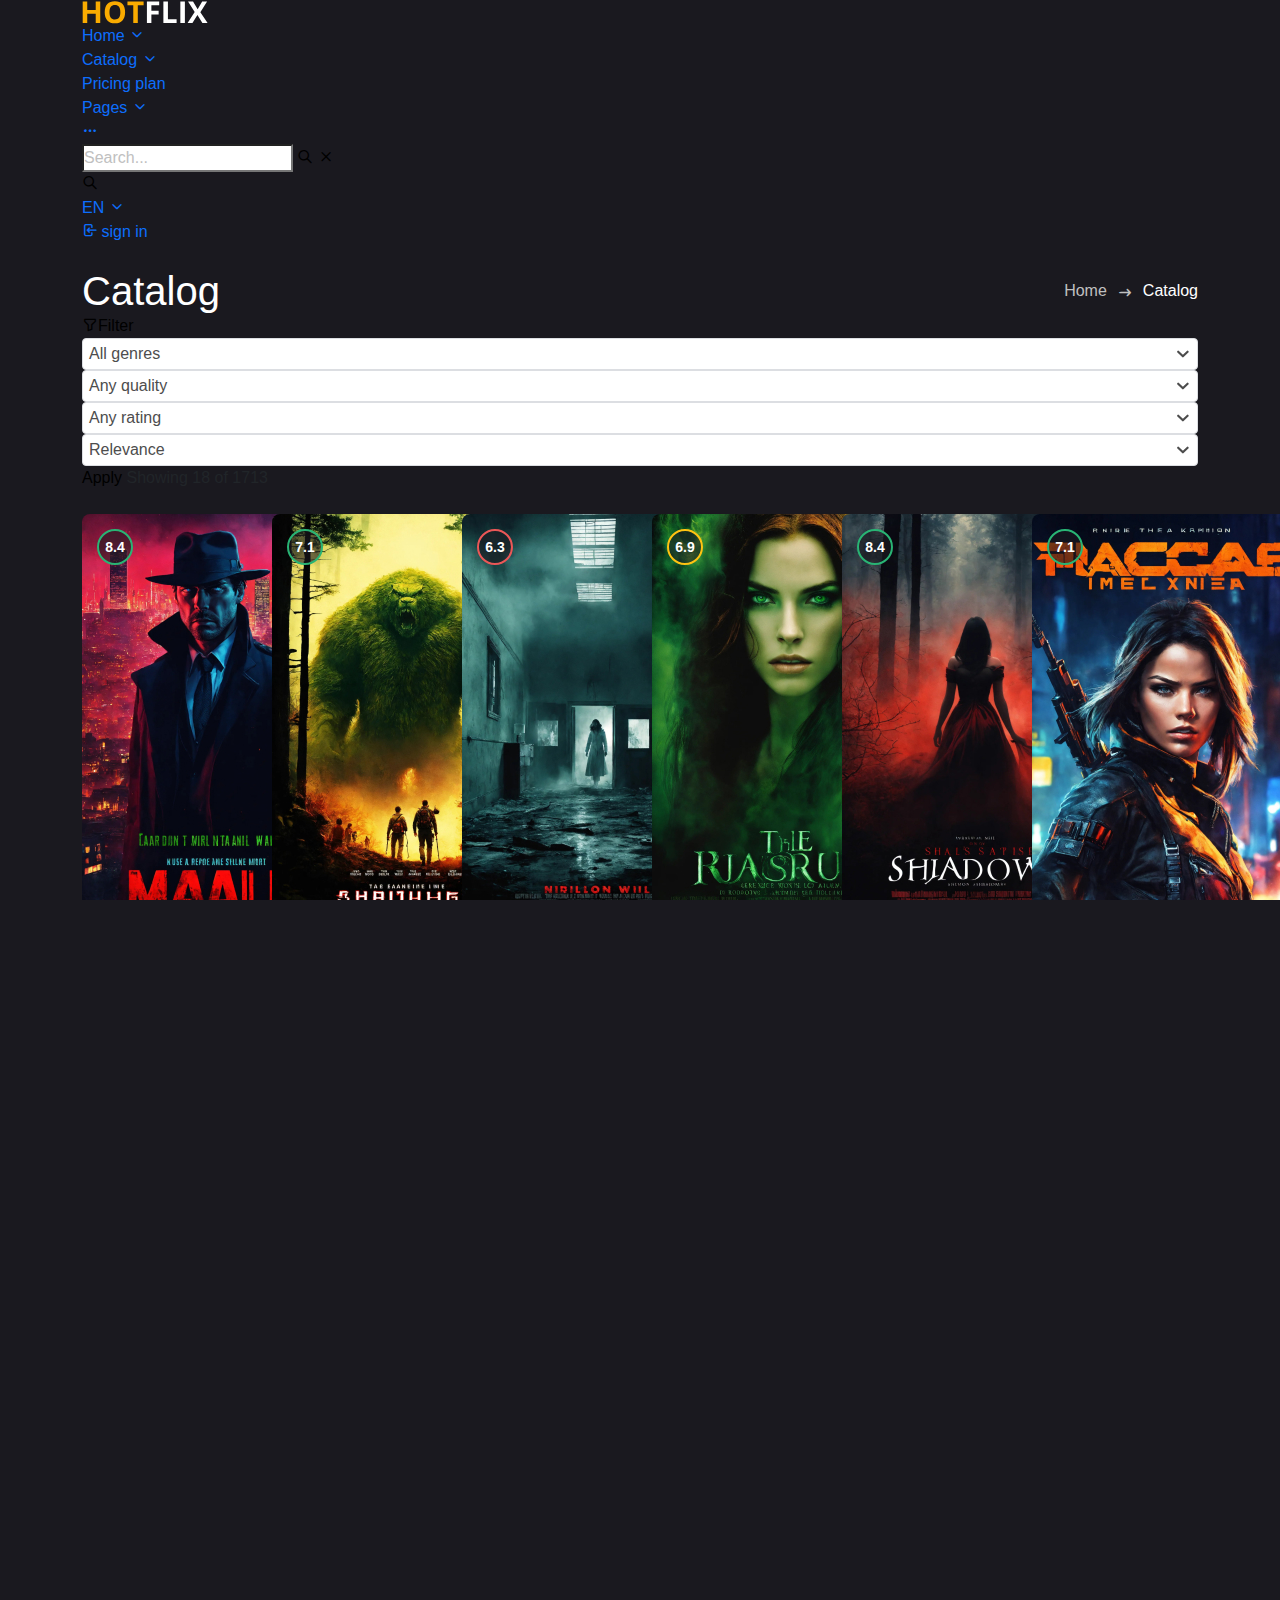
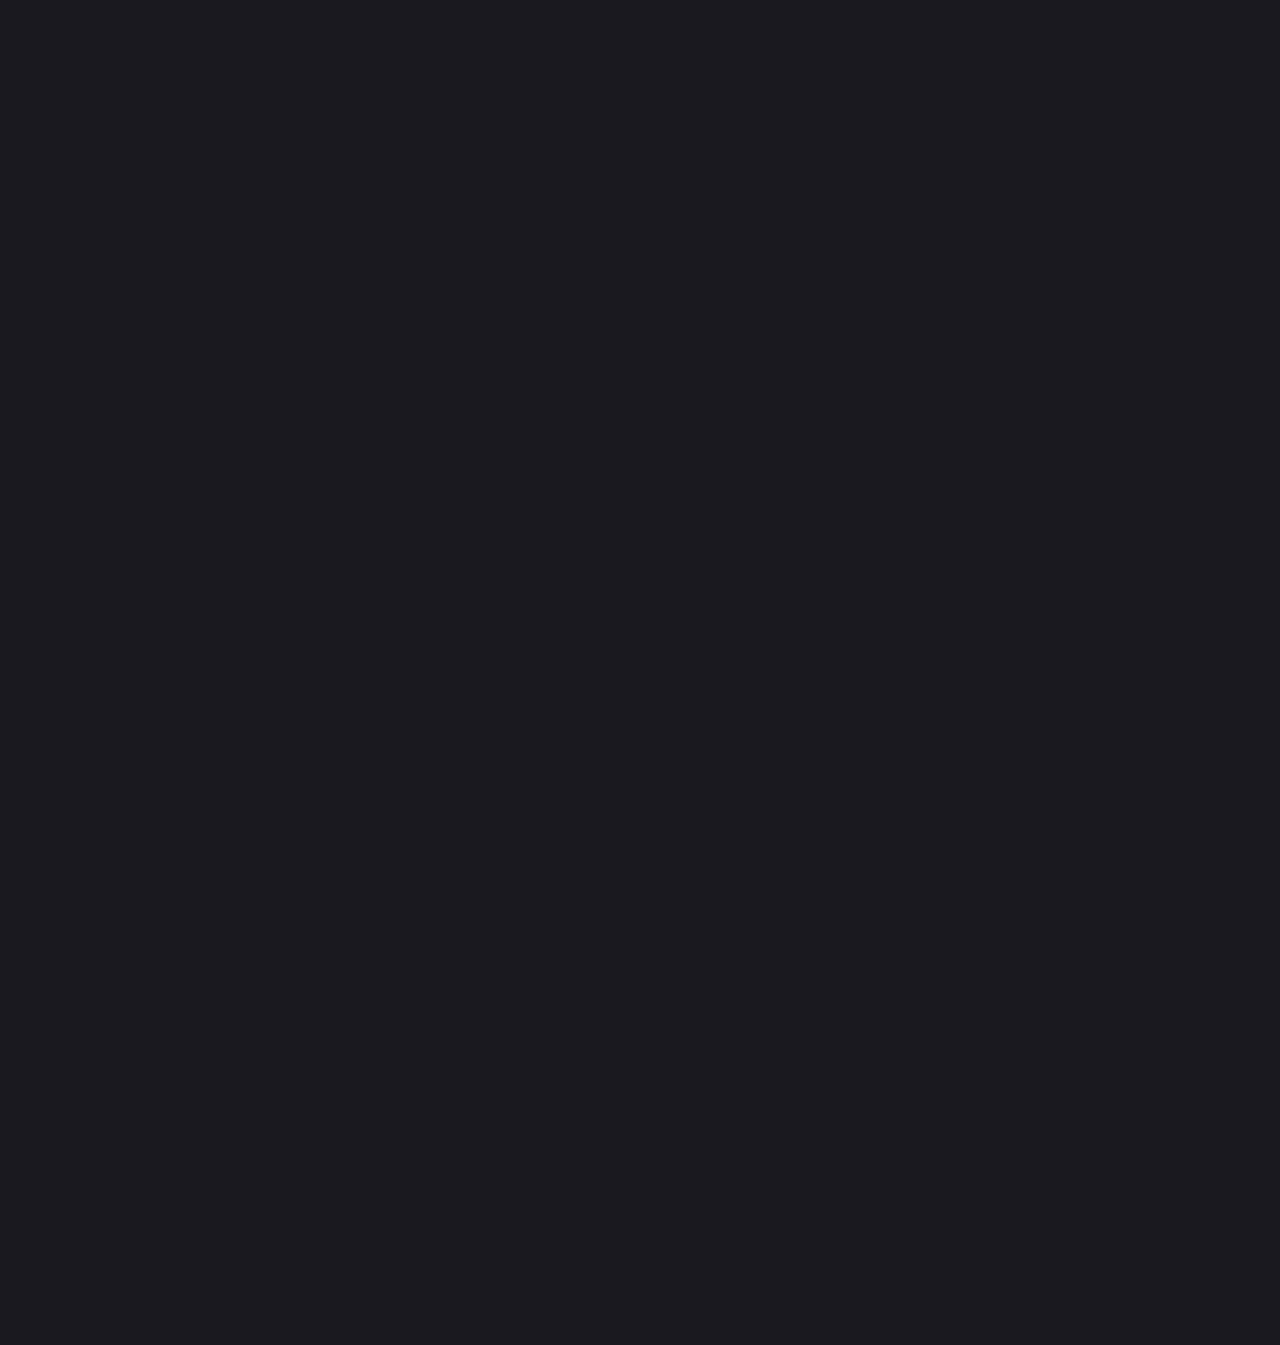
<file: catalog.html>
<!DOCTYPE html>
<html lang="en">

<!-- Mirrored from hotflix.volkovdesign.com/main/catalog.html by HTTrack Website Copier/3.x [XR&CO'2014], Fri, 06 Dec 2024 00:41:03 GMT -->
<head>
	<meta charset="utf-8">
	<meta name="viewport" content="width=device-width, initial-scale=1, shrink-to-fit=no">

	<!-- CSS -->
	<link rel="stylesheet" href="css/bootstrap.min.css">
	<link rel="stylesheet" href="css/splide.min.css">
	<link rel="stylesheet" href="css/slimselect.css">
	<link rel="stylesheet" href="css/plyr.css">
	<link rel="stylesheet" href="css/photoswipe.css">
	<link rel="stylesheet" href="css/default-skin.css">
	<link rel="stylesheet" href="css/main.css">

	<!-- Icon font -->
	<link rel="stylesheet" href="webfont/tabler-icons.min.css">

	<!-- Favicons -->
	<link rel="icon" type="image/png" href="icon/favicon-32x32.png" sizes="32x32">
	<link rel="apple-touch-icon" href="icon/favicon-32x32.png">

	<meta name="description" content="Online Movies, TV Shows & Cinema HTML Template">
	<meta name="keywords" content="">
	<meta name="author" content="Dmitry Volkov">
	<title>HotFlix – Online Movies, TV Shows & Cinema HTML Template</title>
</head>

<body>
	<!-- header -->
	<header class="header">
		<div class="container">
			<div class="row">
				<div class="col-12">
					<div class="header__content">
						<!-- header logo -->
						<a href="index.html" class="header__logo">
							<img src="img/logo.svg" alt="">
						</a>
						<!-- end header logo -->

						<!-- header nav -->
						<ul class="header__nav">
							<!-- dropdown -->
							<li class="header__nav-item">
								<a class="header__nav-link" href="#" role="button" data-bs-toggle="dropdown" aria-expanded="false">Home <i class="ti ti-chevron-down"></i></a>

								<ul class="dropdown-menu header__dropdown-menu">
									<li><a href="index.html">Home style 1</a></li>
									<li><a href="index2.html">Home style 2</a></li>
									<li><a href="index3.html">Home style 3</a></li>
								</ul>
							</li>
							<!-- end dropdown -->

							<!-- dropdown -->
							<li class="header__nav-item">
								<a class="header__nav-link" href="#" role="button" data-bs-toggle="dropdown" aria-expanded="false">Catalog <i class="ti ti-chevron-down"></i></a>

								<ul class="dropdown-menu header__dropdown-menu">
									<li><a href="catalog.html">Catalog style 1</a></li>
									<li><a href="catalog2.html">Catalog style 2</a></li>
									<li><a href="details.html">Details Movie</a></li>
									<li><a href="details2.html">Details TV Series</a></li>
								</ul>
							</li>
							<!-- end dropdown -->

							<li class="header__nav-item">
								<a href="pricing.html" class="header__nav-link">Pricing plan</a>
							</li>

							<!-- dropdown -->
							<li class="header__nav-item">
								<a class="header__nav-link" href="#" role="button" data-bs-toggle="dropdown" aria-expanded="false">Pages <i class="ti ti-chevron-down"></i></a>

								<ul class="dropdown-menu header__dropdown-menu">
									<li><a href="about.html">About Us</a></li>
									<li><a href="profile.html">Profile</a></li>
									<li><a href="actor.html">Actor</a></li>
									<li><a href="contacts.html">Contacts</a></li>
									<li><a href="faq.html">Help center</a></li>
									<li><a href="privacy.html">Privacy policy</a></li>
									<li><a href="https://hotflix.volkovdesign.com/admin/index.html" target="_blank">Admin pages</a></li>
								</ul>
							</li>
							<!-- end dropdown -->

							<!-- dropdown -->
							<li class="header__nav-item">
								<a class="header__nav-link header__nav-link--more" href="#" role="button" data-bs-toggle="dropdown" aria-expanded="false"><i class="ti ti-dots"></i></a>

								<ul class="dropdown-menu header__dropdown-menu">
									<li><a href="signin.html">Sign in</a></li>
									<li><a href="signup.html">Sign up</a></li>
									<li><a href="forgot.html">Forgot password</a></li>
									<li><a href="404.html">404 Page</a></li>
								</ul>
							</li>
							<!-- end dropdown -->
						</ul>
						<!-- end header nav -->

						<!-- header auth -->
						<div class="header__auth">
							<form action="#" class="header__search">
								<input class="header__search-input" type="text" placeholder="Search...">
								<button class="header__search-button" type="button">
									<i class="ti ti-search"></i>
								</button>
								<button class="header__search-close" type="button">
									<i class="ti ti-x"></i>
								</button>
							</form>

							<button class="header__search-btn" type="button">
								<i class="ti ti-search"></i>
							</button>

							<!-- dropdown -->
							<div class="header__lang">
								<a class="header__nav-link" href="#" role="button" data-bs-toggle="dropdown" aria-expanded="false">EN <i class="ti ti-chevron-down"></i></a>

								<ul class="dropdown-menu header__dropdown-menu">
									<li><a href="#">English</a></li>
									<li><a href="#">Spanish</a></li>
									<li><a href="#">French</a></li>
								</ul>
							</div>
							<!-- end dropdown -->

							<a href="signin.html" class="header__sign-in">
								<i class="ti ti-login"></i>
								<span>sign in</span>
							</a>
						</div>
						<!-- end header auth -->

						<!-- header menu btn -->
						<button class="header__btn" type="button">
							<span></span>
							<span></span>
							<span></span>
						</button>
						<!-- end header menu btn -->
					</div>
				</div>
			</div>
		</div>
	</header>
	<!-- end header -->
	
	<!-- page title -->
	<section class="section section--first">
		<div class="container">
			<div class="row">
				<div class="col-12">
					<div class="section__wrap">
						<!-- section title -->
						<h1 class="section__title section__title--head">Catalog</h1>
						<!-- end section title -->

						<!-- breadcrumbs -->
						<ul class="breadcrumbs">
							<li class="breadcrumbs__item"><a href="index.html">Home</a></li>
							<li class="breadcrumbs__item breadcrumbs__item--active">Catalog</li>
						</ul>
						<!-- end breadcrumbs -->
					</div>
				</div>
			</div>
		</div>
	</section>
	<!-- end page title -->

	<!-- filter -->
	<div class="filter">
		<div class="container">
			<div class="row">
				<div class="col-12">
					<div class="filter__content">
						<!-- menu btn -->
						<button class="filter__menu" type="button"><i class="ti ti-filter"></i>Filter</button>
						<!-- end menu btn -->

						<!-- filter desk -->
						<div class="filter__items">
							<select class="filter__select" name="genre" id="filter__genre">
								<option value="0">All genres</option>
								<option value="1">Action/Adventure</option>
								<option value="2">Animals</option>
								<option value="3">Animation</option>
								<option value="4">Biography</option>
								<option value="5">Comedy</option>
								<option value="6">Cooking</option>
								<option value="7">Dance</option>
								<option value="8">Documentary</option>
								<option value="9">Drama</option>
								<option value="10">Education</option>
								<option value="11">Entertainment</option>
								<option value="12">Family</option>
								<option value="13">Fantasy</option>
								<option value="14">History</option>
								<option value="15">Horror</option>
								<option value="16">Independent</option>
								<option value="17">International</option>
								<option value="18">Kids</option>
								<option value="19">Medical</option>
								<option value="20">Military/War</option>
								<option value="21">Music</option>
								<option value="22">Mystery/Crime</option>
								<option value="23">Nature</option>
								<option value="24">Paranormal</option>
								<option value="25">Politics</option>
								<option value="26">Racing</option>
								<option value="27">Romance</option>
								<option value="28">Sci-Fi/Horror</option>
								<option value="29">Science</option>
								<option value="30">Science Fiction</option>
								<option value="31">Science/Nature</option>
								<option value="32">Spanish</option>
								<option value="33">Travel</option>
								<option value="34">Western</option>
							</select>

							<select class="filter__select" name="quality" id="filter__quality">
								<option value="0">Any quality</option>
								<option value="1">HD 1080</option>
								<option value="2">HD 720</option>
								<option value="3">DVD</option>
								<option value="4">TS</option>
							</select>

							<select class="filter__select" name="rate" id="filter__rate">
								<option value="0">Any rating</option>
								<option value="1">from 3.0</option>
								<option value="2">from 5.0</option>
								<option value="3">from 7.0</option>
								<option value="4">Golder Star</option>
							</select>

							<select class="filter__select" name="sort" id="filter__sort">
								<option value="0">Relevance</option>
								<option value="1">Newest</option>
								<option value="2">Oldest</option>
							</select>
						</div>
						<!-- end filter desk -->
						
						<!-- filter btn -->
						<button class="filter__btn" type="button">Apply</button>
						<!-- end filter btn -->

						<!-- amount -->
						<span class="filter__amount">Showing 18 of 1713</span>
						<!-- end amount -->
					</div>
				</div>
			</div>
		</div>
	</div>
	<!-- end filter -->
	
	<!-- catalog -->
	<div class="section section--catalog">
		<div class="container">
			<div class="row">
				<!-- item -->
				<div class="col-6 col-sm-4 col-lg-3 col-xl-2">
					<div class="item">
						<div class="item__cover">
							<img src="img/covers/cover.jpg" alt="">
							<a href="details.html" class="item__play">
								<i class="ti ti-player-play-filled"></i>
							</a>
							<span class="item__rate item__rate--green">8.4</span>
							<button class="item__favorite" type="button"><i class="ti ti-bookmark"></i></button>
						</div>
						<div class="item__content">
							<h3 class="item__title"><a href="details.html">I Dream in Another Language</a></h3>
							<span class="item__category">
								<a href="#">Action</a>
								<a href="#">Triler</a>
							</span>
						</div>
					</div>
				</div>
				<!-- end item -->

				<!-- item -->
				<div class="col-6 col-sm-4 col-lg-3 col-xl-2">
					<div class="item">
						<div class="item__cover">
							<img src="img/covers/cover2.jpg" alt="">
							<a href="details.html" class="item__play">
								<i class="ti ti-player-play-filled"></i>
							</a>
							<span class="item__rate item__rate--green">7.1</span>
							<button class="item__favorite" type="button"><i class="ti ti-bookmark"></i></button>
						</div>
						<div class="item__content">
							<h3 class="item__title"><a href="details.html">Benched</a></h3>
							<span class="item__category">
								<a href="#">Comedy</a>
							</span>
						</div>
					</div>
				</div>
				<!-- end item -->

				<!-- item -->
				<div class="col-6 col-sm-4 col-lg-3 col-xl-2">
					<div class="item">
						<div class="item__cover">
							<img src="img/covers/cover3.jpg" alt="">
							<a href="details.html" class="item__play">
								<i class="ti ti-player-play-filled"></i>
							</a>
							<span class="item__rate item__rate--red">6.3</span>
							<button class="item__favorite" type="button"><i class="ti ti-bookmark"></i></button>
						</div>
						<div class="item__content">
							<h3 class="item__title"><a href="details.html">Whitney</a></h3>
							<span class="item__category">
								<a href="#">Romance</a>
								<a href="#">Drama</a>
								<a href="#">Music</a>
							</span>
						</div>
					</div>
				</div>
				<!-- end item -->

				<!-- item -->
				<div class="col-6 col-sm-4 col-lg-3 col-xl-2">
					<div class="item">
						<div class="item__cover">
							<img src="img/covers/cover4.jpg" alt="">
							<a href="details.html" class="item__play">
								<i class="ti ti-player-play-filled"></i>
							</a>
							<span class="item__rate item__rate--yellow">6.9</span>
							<button class="item__favorite" type="button"><i class="ti ti-bookmark"></i></button>
						</div>
						<div class="item__content">
							<h3 class="item__title"><a href="details.html">Blindspotting</a></h3>
							<span class="item__category">
								<a href="#">Comedy</a>
								<a href="#">Drama</a>
							</span>
						</div>
					</div>
				</div>
				<!-- end item -->

				<!-- item -->
				<div class="col-6 col-sm-4 col-lg-3 col-xl-2">
					<div class="item">
						<div class="item__cover">
							<img src="img/covers/cover5.jpg" alt="">
							<a href="details.html" class="item__play">
								<i class="ti ti-player-play-filled"></i>
							</a>
							<span class="item__rate item__rate--green">8.4</span>
							<button class="item__favorite" type="button"><i class="ti ti-bookmark"></i></button>
						</div>
						<div class="item__content">
							<h3 class="item__title"><a href="details.html">I Dream in Another Language</a></h3>
							<span class="item__category">
								<a href="#">Action</a>
								<a href="#">Triler</a>
							</span>
						</div>
					</div>
				</div>
				<!-- end item -->

				<!-- item -->
				<div class="col-6 col-sm-4 col-lg-3 col-xl-2">
					<div class="item">
						<div class="item__cover">
							<img src="img/covers/cover6.jpg" alt="">
							<a href="details.html" class="item__play">
								<i class="ti ti-player-play-filled"></i>
							</a>
							<span class="item__rate item__rate--green">7.1</span>
							<button class="item__favorite" type="button"><i class="ti ti-bookmark"></i></button>
						</div>
						<div class="item__content">
							<h3 class="item__title"><a href="details.html">Benched</a></h3>
							<span class="item__category">
								<a href="#">Comedy</a>
							</span>
						</div>
					</div>
				</div>
				<!-- end item -->

				<!-- item -->
				<div class="col-6 col-sm-4 col-lg-3 col-xl-2">
					<div class="item">
						<div class="item__cover">
							<img src="img/covers/cover7.jpg" alt="">
							<a href="details.html" class="item__play">
								<i class="ti ti-player-play-filled"></i>
							</a>
							<span class="item__rate item__rate--green">7.1</span>
							<button class="item__favorite" type="button"><i class="ti ti-bookmark"></i></button>
						</div>
						<div class="item__content">
							<h3 class="item__title"><a href="details.html">Benched</a></h3>
							<span class="item__category">
								<a href="#">Comedy</a>
							</span>
						</div>
					</div>
				</div>
				<!-- end item -->

				<!-- item -->
				<div class="col-6 col-sm-4 col-lg-3 col-xl-2">
					<div class="item">
						<div class="item__cover">
							<img src="img/covers/cover8.jpg" alt="">
							<a href="details.html" class="item__play">
								<i class="ti ti-player-play-filled"></i>
							</a>
							<span class="item__rate item__rate--red">5.5</span>
							<button class="item__favorite" type="button"><i class="ti ti-bookmark"></i></button>
						</div>
						<div class="item__content">
							<h3 class="item__title"><a href="details.html">I Dream in Another Language</a></h3>
							<span class="item__category">
								<a href="#">Action</a>
								<a href="#">Triler</a>
							</span>
						</div>
					</div>
				</div>
				<!-- end item -->

				<!-- item -->
				<div class="col-6 col-sm-4 col-lg-3 col-xl-2">
					<div class="item">
						<div class="item__cover">
							<img src="img/covers/cover9.jpg" alt="">
							<a href="details.html" class="item__play">
								<i class="ti ti-player-play-filled"></i>
							</a>
							<span class="item__rate item__rate--yellow">6.7</span>
							<button class="item__favorite" type="button"><i class="ti ti-bookmark"></i></button>
						</div>
						<div class="item__content">
							<h3 class="item__title"><a href="details.html">Blindspotting</a></h3>
							<span class="item__category">
								<a href="#">Comedy</a>
								<a href="#">Drama</a>
							</span>
						</div>
					</div>
				</div>
				<!-- end item -->

				<!-- item -->
				<div class="col-6 col-sm-4 col-lg-3 col-xl-2">
					<div class="item">
						<div class="item__cover">
							<img src="img/covers/cover10.jpg" alt="">
							<a href="details.html" class="item__play">
								<i class="ti ti-player-play-filled"></i>
							</a>
							<span class="item__rate item__rate--red">5.6</span>
							<button class="item__favorite" type="button"><i class="ti ti-bookmark"></i></button>
						</div>
						<div class="item__content">
							<h3 class="item__title"><a href="details.html">Whitney</a></h3>
							<span class="item__category">
								<a href="#">Romance</a>
								<a href="#">Drama</a>
								<a href="#">Music</a>
							</span>
						</div>
					</div>
				</div>
				<!-- end item -->

				<!-- item -->
				<div class="col-6 col-sm-4 col-lg-3 col-xl-2">
					<div class="item">
						<div class="item__cover">
							<img src="img/covers/cover11.jpg" alt="">
							<a href="details.html" class="item__play">
								<i class="ti ti-player-play-filled"></i>
							</a>
							<span class="item__rate item__rate--green">9.2</span>
							<button class="item__favorite" type="button"><i class="ti ti-bookmark"></i></button>
						</div>
						<div class="item__content">
							<h3 class="item__title"><a href="details.html">Benched</a></h3>
							<span class="item__category">
								<a href="#">Comedy</a>
							</span>
						</div>
					</div>
				</div>
				<!-- end item -->

				<!-- item -->
				<div class="col-6 col-sm-4 col-lg-3 col-xl-2">
					<div class="item">
						<div class="item__cover">
							<img src="img/covers/cover12.jpg" alt="">
							<a href="details.html" class="item__play">
								<i class="ti ti-player-play-filled"></i>
							</a>
							<span class="item__rate item__rate--green">8.4</span>
							<button class="item__favorite" type="button"><i class="ti ti-bookmark"></i></button>
						</div>
						<div class="item__content">
							<h3 class="item__title"><a href="details.html">I Dream in Another Language</a></h3>
							<span class="item__category">
								<a href="#">Action</a>
								<a href="#">Triler</a>
							</span>
						</div>
					</div>
				</div>
				<!-- end item -->

				<!-- item -->
				<div class="col-6 col-sm-4 col-lg-3 col-xl-2">
					<div class="item">
						<div class="item__cover">
							<img src="img/covers/cover13.jpg" alt="">
							<a href="details.html" class="item__play">
								<i class="ti ti-player-play-filled"></i>
							</a>
							<span class="item__rate item__rate--green">8.0</span>
							<button class="item__favorite" type="button"><i class="ti ti-bookmark"></i></button>
						</div>
						<div class="item__content">
							<h3 class="item__title"><a href="details.html">I Dream in Another Language</a></h3>
							<span class="item__category">
								<a href="#">Action</a>
								<a href="#">Triler</a>
							</span>
						</div>
					</div>
				</div>
				<!-- end item -->

				<!-- item -->
				<div class="col-6 col-sm-4 col-lg-3 col-xl-2">
					<div class="item">
						<div class="item__cover">
							<img src="img/covers/cover14.jpg" alt="">
							<a href="details.html" class="item__play">
								<i class="ti ti-player-play-filled"></i>
							</a>
							<span class="item__rate item__rate--green">7.2</span>
							<button class="item__favorite" type="button"><i class="ti ti-bookmark"></i></button>
						</div>
						<div class="item__content">
							<h3 class="item__title"><a href="details.html">Benched</a></h3>
							<span class="item__category">
								<a href="#">Comedy</a>
							</span>
						</div>
					</div>
				</div>
				<!-- end item -->

				<!-- item -->
				<div class="col-6 col-sm-4 col-lg-3 col-xl-2">
					<div class="item">
						<div class="item__cover">
							<img src="img/covers/cover15.jpg" alt="">
							<a href="details.html" class="item__play">
								<i class="ti ti-player-play-filled"></i>
							</a>
							<span class="item__rate item__rate--yellow">5.9</span>
							<button class="item__favorite" type="button"><i class="ti ti-bookmark"></i></button>
						</div>
						<div class="item__content">
							<h3 class="item__title"><a href="details.html">Whitney</a></h3>
							<span class="item__category">
								<a href="#">Romance</a>
								<a href="#">Drama</a>
								<a href="#">Music</a>
							</span>
						</div>
					</div>
				</div>
				<!-- end item -->

				<!-- item -->
				<div class="col-6 col-sm-4 col-lg-3 col-xl-2">
					<div class="item">
						<div class="item__cover">
							<img src="img/covers/cover16.jpg" alt="">
							<a href="details.html" class="item__play">
								<i class="ti ti-player-play-filled"></i>
							</a>
							<span class="item__rate item__rate--green">8.3</span>
							<button class="item__favorite" type="button"><i class="ti ti-bookmark"></i></button>
						</div>
						<div class="item__content">
							<h3 class="item__title"><a href="details.html">Blindspotting</a></h3>
							<span class="item__category">
								<a href="#">Comedy</a>
								<a href="#">Drama</a>
							</span>
						</div>
					</div>
				</div>
				<!-- end item -->

				<!-- item -->
				<div class="col-6 col-sm-4 col-lg-3 col-xl-2">
					<div class="item">
						<div class="item__cover">
							<img src="img/covers/cover17.jpg" alt="">
							<a href="details.html" class="item__play">
								<i class="ti ti-player-play-filled"></i>
							</a>
							<span class="item__rate item__rate--green">8.0</span>
							<button class="item__favorite" type="button"><i class="ti ti-bookmark"></i></button>
						</div>
						<div class="item__content">
							<h3 class="item__title"><a href="details.html">I Dream in Another Language</a></h3>
							<span class="item__category">
								<a href="#">Action</a>
								<a href="#">Triler</a>
							</span>
						</div>
					</div>
				</div>
				<!-- end item -->

				<!-- item -->
				<div class="col-6 col-sm-4 col-lg-3 col-xl-2">
					<div class="item">
						<div class="item__cover">
							<img src="img/covers/cover18.jpg" alt="">
							<a href="details.html" class="item__play">
								<i class="ti ti-player-play-filled"></i>
							</a>
							<span class="item__rate item__rate--green">7.1</span>
							<button class="item__favorite" type="button"><i class="ti ti-bookmark"></i></button>
						</div>
						<div class="item__content">
							<h3 class="item__title"><a href="details.html">Benched</a></h3>
							<span class="item__category">
								<a href="#">Comedy</a>
							</span>
						</div>
					</div>
				</div>
				<!-- end item -->
			</div>

			<div class="row">
				<!-- paginator -->
				<div class="col-12">
					<!-- paginator mobile -->
					<div class="paginator-mob">
						<span class="paginator-mob__pages">18 of 1713</span>

						<ul class="paginator-mob__nav">
							<li>
								<a href="#">
									<i class="ti ti-chevron-left"></i>
									<span>Prev</span>
								</a>
							</li>
							<li>
								<a href="#">
									<span>Next</span>
									<i class="ti ti-chevron-right"></i>
								</a>
							</li>
						</ul>
					</div>
					<!-- end paginator mobile -->

					<!-- paginator desktop -->
					<ul class="paginator">
						<li class="paginator__item paginator__item--prev">
							<a href="#"><i class="ti ti-chevron-left"></i></a>
						</li>
						<li class="paginator__item"><a href="#">1</a></li>
						<li class="paginator__item paginator__item--active"><a href="#">2</a></li>
						<li class="paginator__item"><a href="#">3</a></li>
						<li class="paginator__item"><a href="#">4</a></li>
						<li class="paginator__item"><span>...</span></li>
						<li class="paginator__item"><a href="#">87</a></li>
						<li class="paginator__item paginator__item--next">
							<a href="#"><i class="ti ti-chevron-right"></i></a>
						</li>
					</ul>
					<!-- end paginator desktop -->
				</div>
				<!-- end paginator -->
			</div>
		</div>
	</div>
	<!-- end catalog -->

	<!-- section -->
	<section class="section section--border">
		<div class="container">
			<div class="row">
				<!-- section title -->
				<div class="col-12">
					<div class="section__title-wrap">
						<h2 class="section__title">Expected premiere</h2>
						<a href="catalog.html" class="section__view section__view--carousel">View All</a>
					</div>
				</div>
				<!-- end section title -->

				<!-- carousel -->
				<div class="col-12">
					<div class="section__carousel splide splide--content">
						<div class="splide__arrows">
							<button class="splide__arrow splide__arrow--prev" type="button">
								<i class="ti ti-chevron-left"></i>
							</button>
							<button class="splide__arrow splide__arrow--next" type="button">
								<i class="ti ti-chevron-right"></i>
							</button>
						</div>

						<div class="splide__track">
							<ul class="splide__list">
								<li class="splide__slide">
									<div class="item item--carousel">
										<div class="item__cover">
											<img src="img/covers/cover.jpg" alt="">
											<a href="details.html" class="item__play">
												<i class="ti ti-player-play-filled"></i>
											</a>
											<span class="item__rate item__rate--green">8.4</span>
											<button class="item__favorite" type="button"><i class="ti ti-bookmark"></i></button>
										</div>
										<div class="item__content">
											<h3 class="item__title"><a href="details.html">I Dream in Another Language</a></h3>
											<span class="item__category">
												<a href="#">Action</a>
												<a href="#">Triler</a>
											</span>
										</div>
									</div>
								</li>

								<li class="splide__slide">
									<div class="item item--carousel">
										<div class="item__cover">
											<img src="img/covers/cover2.jpg" alt="">
											<a href="details.html" class="item__play">
												<i class="ti ti-player-play-filled"></i>
											</a>
											<span class="item__rate item__rate--green">7.1</span>
											<button class="item__favorite" type="button"><i class="ti ti-bookmark"></i></button>
										</div>
										<div class="item__content">
											<h3 class="item__title"><a href="details.html">Benched</a></h3>
											<span class="item__category">
												<a href="#">Comedy</a>
											</span>
										</div>
									</div>
								</li>

								<li class="splide__slide">
									<div class="item item--carousel">
										<div class="item__cover">
											<img src="img/covers/cover3.jpg" alt="">
											<a href="details.html" class="item__play">
												<i class="ti ti-player-play-filled"></i>
											</a>
											<span class="item__rate item__rate--red">6.3</span>
											<button class="item__favorite" type="button"><i class="ti ti-bookmark"></i></button>
										</div>
										<div class="item__content">
											<h3 class="item__title"><a href="details.html">Whitney</a></h3>
											<span class="item__category">
												<a href="#">Romance</a>
												<a href="#">Drama</a>
												<a href="#">Music</a>
											</span>
										</div>
									</div>
								</li>

								<li class="splide__slide">
									<div class="item item--carousel">
										<div class="item__cover">
											<img src="img/covers/cover4.jpg" alt="">
											<a href="details.html" class="item__play">
												<i class="ti ti-player-play-filled"></i>
											</a>
											<span class="item__rate item__rate--yellow">6.9</span>
											<button class="item__favorite" type="button"><i class="ti ti-bookmark"></i></button>
										</div>
										<div class="item__content">
											<h3 class="item__title"><a href="details.html">Blindspotting</a></h3>
											<span class="item__category">
												<a href="#">Comedy</a>
												<a href="#">Drama</a>
											</span>
										</div>
									</div>
								</li>

								<li class="splide__slide">
									<div class="item item--carousel">
										<div class="item__cover">
											<img src="img/covers/cover5.jpg" alt="">
											<a href="details.html" class="item__play">
												<i class="ti ti-player-play-filled"></i>
											</a>
											<span class="item__rate item__rate--green">8.4</span>
											<button class="item__favorite" type="button"><i class="ti ti-bookmark"></i></button>
										</div>
										<div class="item__content">
											<h3 class="item__title"><a href="details.html">I Dream in Another Language</a></h3>
											<span class="item__category">
												<a href="#">Action</a>
												<a href="#">Triler</a>
											</span>
										</div>
									</div>
								</li>

								<li class="splide__slide">
									<div class="item item--carousel">
										<div class="item__cover">
											<img src="img/covers/cover6.jpg" alt="">
											<a href="details.html" class="item__play">
												<i class="ti ti-player-play-filled"></i>
											</a>
											<span class="item__rate item__rate--green">7.1</span>
											<button class="item__favorite" type="button"><i class="ti ti-bookmark"></i></button>
										</div>
										<div class="item__content">
											<h3 class="item__title"><a href="details.html">Benched</a></h3>
											<span class="item__category">
												<a href="#">Comedy</a>
											</span>
										</div>
									</div>
								</li>

								<li class="splide__slide">
									<div class="item item--carousel">
										<div class="item__cover">
											<img src="img/covers/cover7.jpg" alt="">
											<a href="details.html" class="item__play">
												<i class="ti ti-player-play-filled"></i>
											</a>
											<span class="item__rate item__rate--green">7.1</span>
											<button class="item__favorite" type="button"><i class="ti ti-bookmark"></i></button>
										</div>
										<div class="item__content">
											<h3 class="item__title"><a href="details.html">Benched</a></h3>
											<span class="item__category">
												<a href="#">Comedy</a>
											</span>
										</div>
									</div>
								</li>

								<li class="splide__slide">
									<div class="item item--carousel">
										<div class="item__cover">
											<img src="img/covers/cover8.jpg" alt="">
											<a href="details.html" class="item__play">
												<i class="ti ti-player-play-filled"></i>
											</a>
											<span class="item__rate item__rate--red">5.5</span>
											<button class="item__favorite" type="button"><i class="ti ti-bookmark"></i></button>
										</div>
										<div class="item__content">
											<h3 class="item__title"><a href="details.html">I Dream in Another Language</a></h3>
											<span class="item__category">
												<a href="#">Action</a>
												<a href="#">Triler</a>
											</span>
										</div>
									</div>
								</li>

								<li class="splide__slide">
									<div class="item item--carousel">
										<div class="item__cover">
											<img src="img/covers/cover9.jpg" alt="">
											<a href="details.html" class="item__play">
												<i class="ti ti-player-play-filled"></i>
											</a>
											<span class="item__rate item__rate--yellow">6.7</span>
											<button class="item__favorite" type="button"><i class="ti ti-bookmark"></i></button>
										</div>
										<div class="item__content">
											<h3 class="item__title"><a href="details.html">Blindspotting</a></h3>
											<span class="item__category">
												<a href="#">Comedy</a>
												<a href="#">Drama</a>
											</span>
										</div>
									</div>
								</li>

								<li class="splide__slide">
									<div class="item item--carousel">
										<div class="item__cover">
											<img src="img/covers/cover10.jpg" alt="">
											<a href="details.html" class="item__play">
												<i class="ti ti-player-play-filled"></i>
											</a>
											<span class="item__rate item__rate--red">5.6</span>
											<button class="item__favorite" type="button"><i class="ti ti-bookmark"></i></button>
										</div>
										<div class="item__content">
											<h3 class="item__title"><a href="details.html">Whitney</a></h3>
											<span class="item__category">
												<a href="#">Romance</a>
												<a href="#">Drama</a>
												<a href="#">Music</a>
											</span>
										</div>
									</div>
								</li>

								<li class="splide__slide">
									<div class="item item--carousel">
										<div class="item__cover">
											<img src="img/covers/cover11.jpg" alt="">
											<a href="details.html" class="item__play">
												<i class="ti ti-player-play-filled"></i>
											</a>
											<span class="item__rate item__rate--green">9.2</span>
											<button class="item__favorite" type="button"><i class="ti ti-bookmark"></i></button>
										</div>
										<div class="item__content">
											<h3 class="item__title"><a href="details.html">Benched</a></h3>
											<span class="item__category">
												<a href="#">Comedy</a>
											</span>
										</div>
									</div>
								</li>

								<li class="splide__slide">
									<div class="item item--carousel">
										<div class="item__cover">
											<img src="img/covers/cover12.jpg" alt="">
											<a href="details.html" class="item__play">
												<i class="ti ti-player-play-filled"></i>
											</a>
											<span class="item__rate item__rate--green">8.4</span>
											<button class="item__favorite" type="button"><i class="ti ti-bookmark"></i></button>
										</div>
										<div class="item__content">
											<h3 class="item__title"><a href="details.html">I Dream in Another Language</a></h3>
											<span class="item__category">
												<a href="#">Action</a>
												<a href="#">Triler</a>
											</span>
										</div>
									</div>
								</li>
							</ul>
						</div>
					</div>
				</div>
				<!-- end carousel -->
			</div>
		</div>
	</section>
	<!-- end section -->

	<!-- footer -->
	<footer class="footer">
		<div class="container">
			<div class="row">
				<div class="col-12">
					<div class="footer__content">
						<a href="index.html" class="footer__logo">
							<img src="img/logo.svg" alt="">
						</a>

						<span class="footer__copyright">© HOTFLIX, 2019—2024 <br> Create by <a href="https://themeforest.net/user/dmitryvolkov/portfolio" target="_blank">Dmitry Volkov</a></span>

						<nav class="footer__nav">
							<a href="about.html">About Us</a>
							<a href="contacts.html">Contacts</a>
							<a href="privacy.html">Privacy policy</a>
						</nav>

						<button class="footer__back" type="button">
							<i class="ti ti-arrow-narrow-up"></i>
						</button>
					</div>
				</div>
			</div>
		</div>
	</footer>
	<!-- end footer -->

	<!-- mobile filter -->
	<div class="mfilter">
		<div class="mfilter__head">
			<h6 class="mfilter__title">Filter</h6>

			<button class="mfilter__close" type="button"><i class="ti ti-x"></i></button>
		</div>

		<div class="mfilter__select-wrap">
			<div class="sign__group">
				<select class="filter__select" name="mgenre" id="mfilter__genre">
					<option value="0">All genres</option>
					<option value="1">Action/Adventure</option>
					<option value="2">Animals</option>
					<option value="3">Animation</option>
					<option value="4">Biography</option>
					<option value="5">Comedy</option>
					<option value="6">Cooking</option>
					<option value="7">Dance</option>
					<option value="8">Documentary</option>
					<option value="9">Drama</option>
					<option value="10">Education</option>
					<option value="11">Entertainment</option>
					<option value="12">Family</option>
					<option value="13">Fantasy</option>
					<option value="14">History</option>
					<option value="15">Horror</option>
					<option value="16">Independent</option>
					<option value="17">International</option>
					<option value="18">Kids</option>
					<option value="19">Medical</option>
					<option value="20">Military/War</option>
					<option value="21">Music</option>
					<option value="22">Mystery/Crime</option>
					<option value="23">Nature</option>
					<option value="24">Paranormal</option>
					<option value="25">Politics</option>
					<option value="26">Racing</option>
					<option value="27">Romance</option>
					<option value="28">Sci-Fi/Horror</option>
					<option value="29">Science</option>
					<option value="30">Science Fiction</option>
					<option value="31">Science/Nature</option>
					<option value="32">Spanish</option>
					<option value="33">Travel</option>
					<option value="34">Western</option>
				</select>
			</div>

			<div class="sign__group">
				<select class="filter__select" name="mquality" id="mfilter__quality">
					<option value="0">Any quality</option>
					<option value="1">HD 1080</option>
					<option value="2">HD 720</option>
					<option value="3">DVD</option>
					<option value="4">TS</option>
				</select>
			</div>

			<div class="sign__group">
				<select class="filter__select" name="mrate" id="mfilter__rate">
					<option value="0">Any rating</option>
					<option value="1">from 3.0</option>
					<option value="2">from 5.0</option>
					<option value="3">from 7.0</option>
					<option value="4">Golder Star</option>
				</select>
			</div>

			<div class="sign__group">
				<select class="filter__select" name="msort" id="mfilter__sort">
					<option value="0">Relevance</option>
					<option value="1">Newest</option>
					<option value="2">Oldest</option>
				</select>
			</div>
		</div>

		<button class="mfilter__apply" type="button">Apply</button>
	</div>
	<!-- end mobile filter -->

	<!-- JS -->
	<script src="js/bootstrap.bundle.min.js"></script>
	<script src="js/splide.min.js"></script>
	<script src="js/slimselect.min.js"></script>
	<script src="js/smooth-scrollbar.js"></script>
	<script src="js/plyr.min.js"></script>
	<script src="js/photoswipe.min.js"></script>
	<script src="js/photoswipe-ui-default.min.js"></script>
	<script src="js/main.js"></script>
</body>

<!-- Mirrored from hotflix.volkovdesign.com/main/catalog.html by HTTrack Website Copier/3.x [XR&CO'2014], Fri, 06 Dec 2024 00:41:03 GMT -->
</html>
</file>
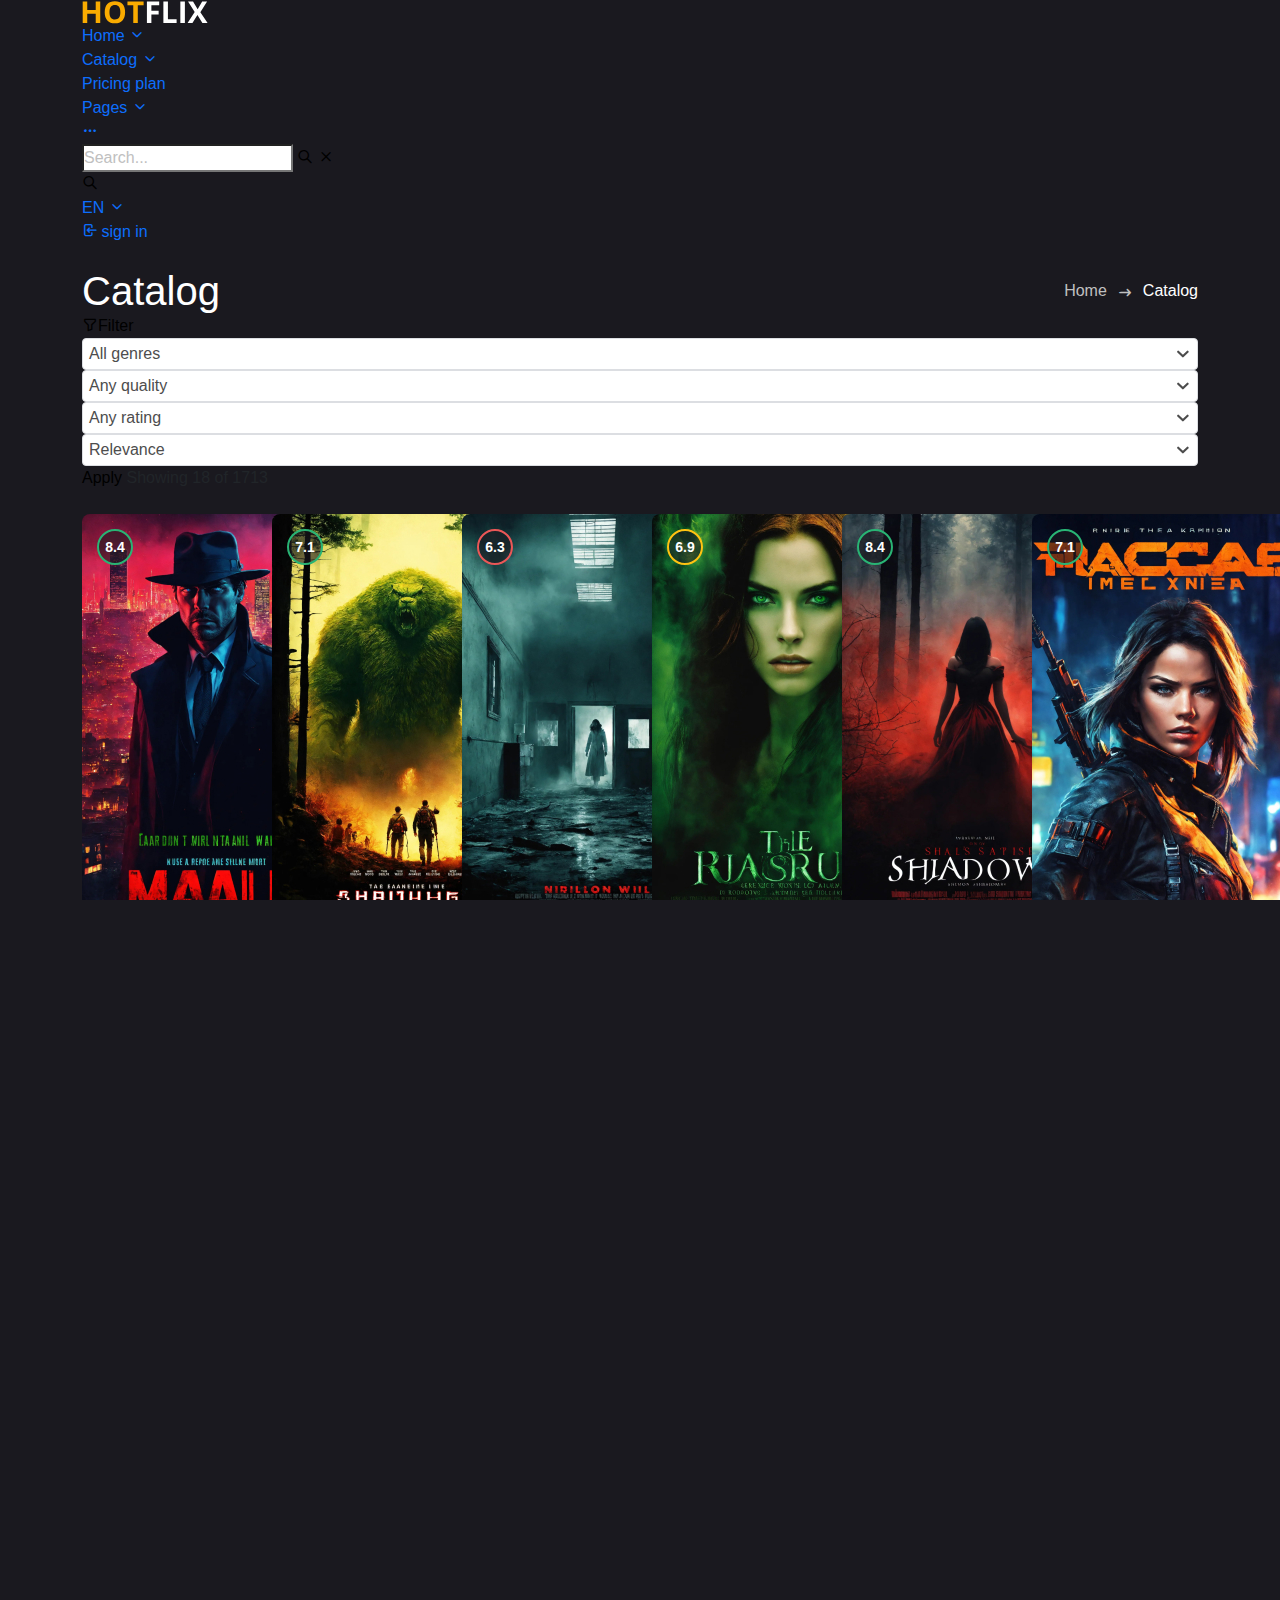
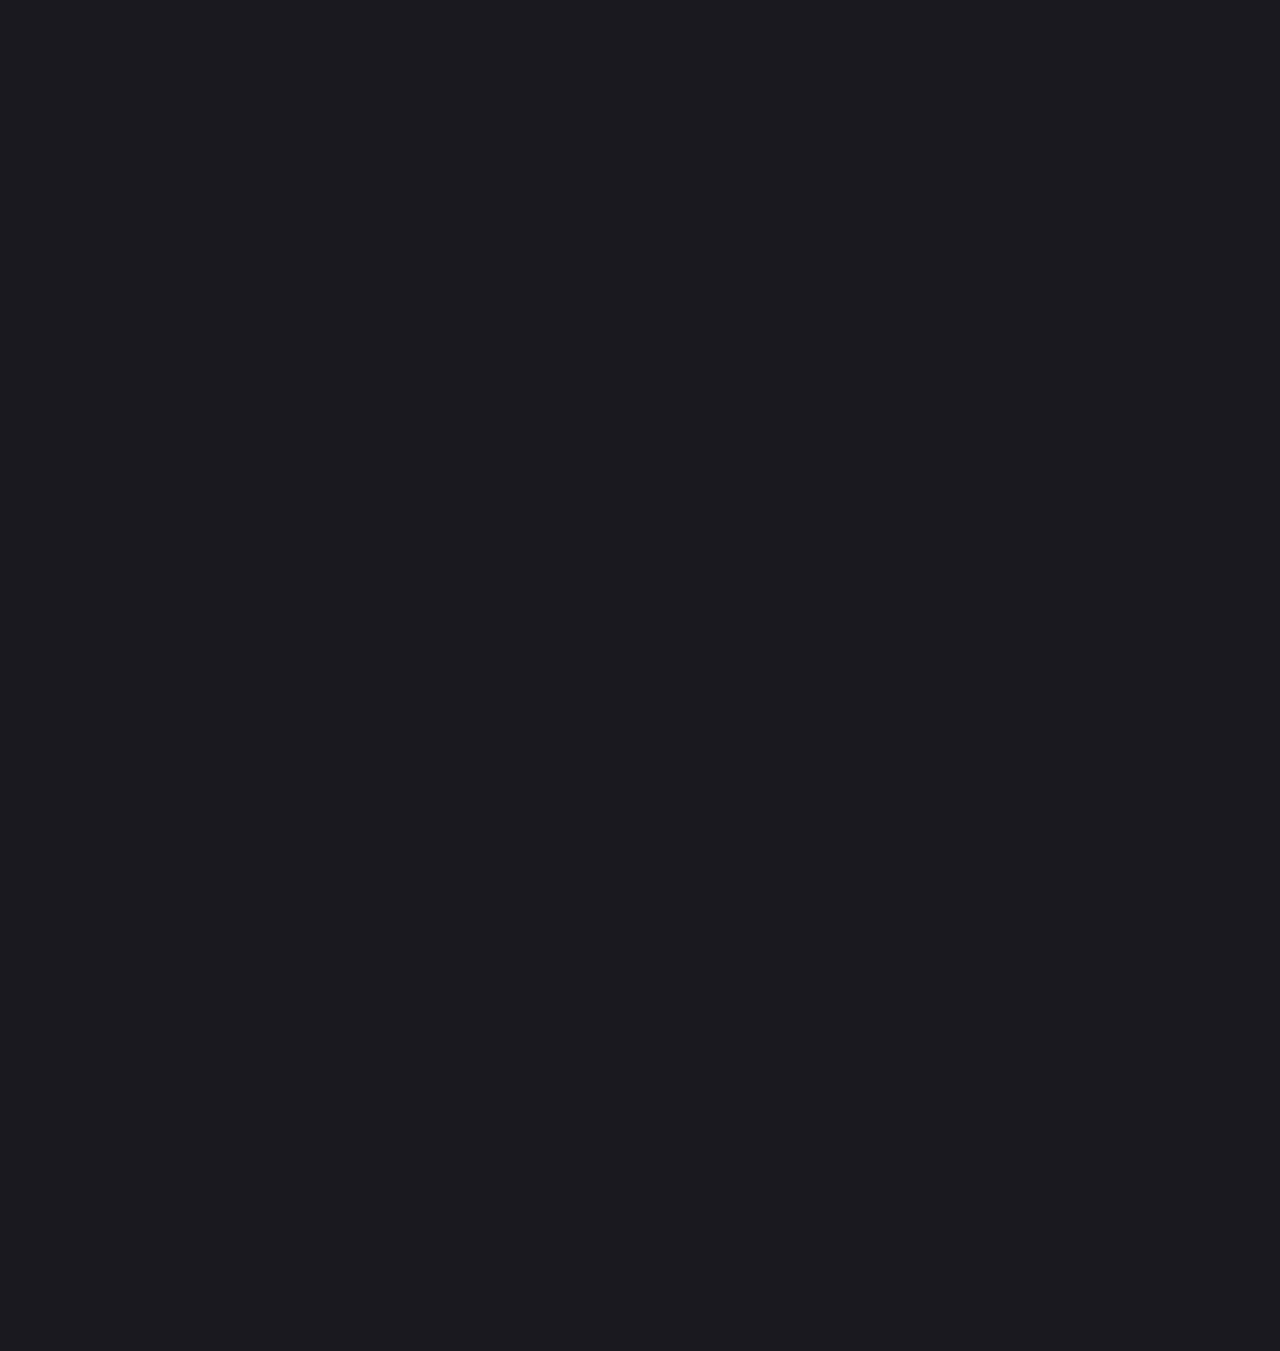
<file: catalog2.html>
<!DOCTYPE html>
<html lang="en">

<!-- Mirrored from hotflix.volkovdesign.com/main/catalog2.html by HTTrack Website Copier/3.x [XR&CO'2014], Fri, 06 Dec 2024 00:41:03 GMT -->
<head>
	<meta charset="utf-8">
	<meta name="viewport" content="width=device-width, initial-scale=1, shrink-to-fit=no">

	<!-- CSS -->
	<link rel="stylesheet" href="css/bootstrap.min.css">
	<link rel="stylesheet" href="css/splide.min.css">
	<link rel="stylesheet" href="css/slimselect.css">
	<link rel="stylesheet" href="css/plyr.css">
	<link rel="stylesheet" href="css/photoswipe.css">
	<link rel="stylesheet" href="css/default-skin.css">
	<link rel="stylesheet" href="css/main.css">

	<!-- Icon font -->
	<link rel="stylesheet" href="webfont/tabler-icons.min.css">

	<!-- Favicons -->
	<link rel="icon" type="image/png" href="icon/favicon-32x32.png" sizes="32x32">
	<link rel="apple-touch-icon" href="icon/favicon-32x32.png">

	<meta name="description" content="Online Movies, TV Shows & Cinema HTML Template">
	<meta name="keywords" content="">
	<meta name="author" content="Dmitry Volkov">
	<title>HotFlix – Online Movies, TV Shows & Cinema HTML Template</title>
</head>

<body>
	<!-- header -->
	<header class="header">
		<div class="container">
			<div class="row">
				<div class="col-12">
					<div class="header__content">
						<!-- header logo -->
						<a href="index.html" class="header__logo">
							<img src="img/logo.svg" alt="">
						</a>
						<!-- end header logo -->

						<!-- header nav -->
						<ul class="header__nav">
							<!-- dropdown -->
							<li class="header__nav-item">
								<a class="header__nav-link" href="#" role="button" data-bs-toggle="dropdown" aria-expanded="false">Home <i class="ti ti-chevron-down"></i></a>

								<ul class="dropdown-menu header__dropdown-menu">
									<li><a href="index.html">Home style 1</a></li>
									<li><a href="index2.html">Home style 2</a></li>
									<li><a href="index3.html">Home style 3</a></li>
								</ul>
							</li>
							<!-- end dropdown -->

							<!-- dropdown -->
							<li class="header__nav-item">
								<a class="header__nav-link" href="#" role="button" data-bs-toggle="dropdown" aria-expanded="false">Catalog <i class="ti ti-chevron-down"></i></a>

								<ul class="dropdown-menu header__dropdown-menu">
									<li><a href="catalog.html">Catalog style 1</a></li>
									<li><a href="catalog2.html">Catalog style 2</a></li>
									<li><a href="details.html">Details Movie</a></li>
									<li><a href="details2.html">Details TV Series</a></li>
								</ul>
							</li>
							<!-- end dropdown -->

							<li class="header__nav-item">
								<a href="pricing.html" class="header__nav-link">Pricing plan</a>
							</li>

							<!-- dropdown -->
							<li class="header__nav-item">
								<a class="header__nav-link" href="#" role="button" data-bs-toggle="dropdown" aria-expanded="false">Pages <i class="ti ti-chevron-down"></i></a>

								<ul class="dropdown-menu header__dropdown-menu">
									<li><a href="about.html">About Us</a></li>
									<li><a href="profile.html">Profile</a></li>
									<li><a href="actor.html">Actor</a></li>
									<li><a href="contacts.html">Contacts</a></li>
									<li><a href="faq.html">Help center</a></li>
									<li><a href="privacy.html">Privacy policy</a></li>
									<li><a href="https://hotflix.volkovdesign.com/admin/index.html" target="_blank">Admin pages</a></li>
								</ul>
							</li>
							<!-- end dropdown -->

							<!-- dropdown -->
							<li class="header__nav-item">
								<a class="header__nav-link header__nav-link--more" href="#" role="button" data-bs-toggle="dropdown" aria-expanded="false"><i class="ti ti-dots"></i></a>

								<ul class="dropdown-menu header__dropdown-menu">
									<li><a href="signin.html">Sign in</a></li>
									<li><a href="signup.html">Sign up</a></li>
									<li><a href="forgot.html">Forgot password</a></li>
									<li><a href="404.html">404 Page</a></li>
								</ul>
							</li>
							<!-- end dropdown -->
						</ul>
						<!-- end header nav -->

						<!-- header auth -->
						<div class="header__auth">
							<form action="#" class="header__search">
								<input class="header__search-input" type="text" placeholder="Search...">
								<button class="header__search-button" type="button">
									<i class="ti ti-search"></i>
								</button>
								<button class="header__search-close" type="button">
									<i class="ti ti-x"></i>
								</button>
							</form>

							<button class="header__search-btn" type="button">
								<i class="ti ti-search"></i>
							</button>

							<!-- dropdown -->
							<div class="header__lang">
								<a class="header__nav-link" href="#" role="button" data-bs-toggle="dropdown" aria-expanded="false">EN <i class="ti ti-chevron-down"></i></a>

								<ul class="dropdown-menu header__dropdown-menu">
									<li><a href="#">English</a></li>
									<li><a href="#">Spanish</a></li>
									<li><a href="#">French</a></li>
								</ul>
							</div>
							<!-- end dropdown -->

							<a href="signin.html" class="header__sign-in">
								<i class="ti ti-login"></i>
								<span>sign in</span>
							</a>
						</div>
						<!-- end header auth -->

						<!-- header menu btn -->
						<button class="header__btn" type="button">
							<span></span>
							<span></span>
							<span></span>
						</button>
						<!-- end header menu btn -->
					</div>
				</div>
			</div>
		</div>
	</header>
	<!-- end header -->
	
	<!-- page title -->
	<section class="section section--first">
		<div class="container">
			<div class="row">
				<div class="col-12">
					<div class="section__wrap">
						<!-- section title -->
						<h1 class="section__title section__title--head">Catalog</h1>
						<!-- end section title -->

						<!-- breadcrumbs -->
						<ul class="breadcrumbs">
							<li class="breadcrumbs__item"><a href="index.html">Home</a></li>
							<li class="breadcrumbs__item breadcrumbs__item--active">Catalog</li>
						</ul>
						<!-- end breadcrumbs -->
					</div>
				</div>
			</div>
		</div>
	</section>
	<!-- end page title -->

	<!-- fixed filter wrap -->
	<div>
		<!-- filter (fixed position) -->
		<div class="filter filter--fixed">
			<div class="container">
				<div class="row">
					<div class="col-12">
						<div class="filter__content">
							<!-- menu btn -->
							<button class="filter__menu" type="button"><i class="ti ti-filter"></i>Filter</button>
							<!-- end menu btn -->

							<!-- filter desk -->
							<div class="filter__items">
								<select class="filter__select" name="genre" id="filter__genre">
									<option value="0">All genres</option>
									<option value="1">Action/Adventure</option>
									<option value="2">Animals</option>
									<option value="3">Animation</option>
									<option value="4">Biography</option>
									<option value="5">Comedy</option>
									<option value="6">Cooking</option>
									<option value="7">Dance</option>
									<option value="8">Documentary</option>
									<option value="9">Drama</option>
									<option value="10">Education</option>
									<option value="11">Entertainment</option>
									<option value="12">Family</option>
									<option value="13">Fantasy</option>
									<option value="14">History</option>
									<option value="15">Horror</option>
									<option value="16">Independent</option>
									<option value="17">International</option>
									<option value="18">Kids</option>
									<option value="19">Medical</option>
									<option value="20">Military/War</option>
									<option value="21">Music</option>
									<option value="22">Mystery/Crime</option>
									<option value="23">Nature</option>
									<option value="24">Paranormal</option>
									<option value="25">Politics</option>
									<option value="26">Racing</option>
									<option value="27">Romance</option>
									<option value="28">Sci-Fi/Horror</option>
									<option value="29">Science</option>
									<option value="30">Science Fiction</option>
									<option value="31">Science/Nature</option>
									<option value="32">Spanish</option>
									<option value="33">Travel</option>
									<option value="34">Western</option>
								</select>

								<select class="filter__select" name="quality" id="filter__quality">
									<option value="0">Any quality</option>
									<option value="1">HD 1080</option>
									<option value="2">HD 720</option>
									<option value="3">DVD</option>
									<option value="4">TS</option>
								</select>

								<select class="filter__select" name="rate" id="filter__rate">
									<option value="0">Any rating</option>
									<option value="1">from 3.0</option>
									<option value="2">from 5.0</option>
									<option value="3">from 7.0</option>
									<option value="4">Golder Star</option>
								</select>

								<select class="filter__select" name="sort" id="filter__sort">
									<option value="0">Relevance</option>
									<option value="1">Newest</option>
									<option value="2">Oldest</option>
								</select>
							</div>
							<!-- end filter desk -->
							
							<!-- filter btn -->
							<button class="filter__btn" type="button">Apply</button>
							<!-- end filter btn -->

							<!-- amount -->
							<span class="filter__amount">Showing 18 of 1713</span>
							<!-- end amount -->
						</div>
					</div>
				</div>
			</div>
		</div>
		<!-- end filter (fixed position) -->
		
		<!-- catalog -->
		<div class="section section--catalog">
			<div class="container">
				<div class="row">
					<!-- item -->
					<div class="col-6 col-sm-4 col-lg-3 col-xl-2">
						<div class="item">
							<div class="item__cover">
								<img src="img/covers/cover.jpg" alt="">
								<a href="details.html" class="item__play">
									<i class="ti ti-player-play-filled"></i>
								</a>
								<span class="item__rate item__rate--green">8.4</span>
								<button class="item__favorite" type="button"><i class="ti ti-bookmark"></i></button>
							</div>
							<div class="item__content">
								<h3 class="item__title"><a href="details.html">I Dream in Another Language</a></h3>
								<span class="item__category">
									<a href="#">Action</a>
									<a href="#">Triler</a>
								</span>
							</div>
						</div>
					</div>
					<!-- end item -->

					<!-- item -->
					<div class="col-6 col-sm-4 col-lg-3 col-xl-2">
						<div class="item">
							<div class="item__cover">
								<img src="img/covers/cover2.jpg" alt="">
								<a href="details.html" class="item__play">
									<i class="ti ti-player-play-filled"></i>
								</a>
								<span class="item__rate item__rate--green">7.1</span>
								<button class="item__favorite" type="button"><i class="ti ti-bookmark"></i></button>
							</div>
							<div class="item__content">
								<h3 class="item__title"><a href="details.html">Benched</a></h3>
								<span class="item__category">
									<a href="#">Comedy</a>
								</span>
							</div>
						</div>
					</div>
					<!-- end item -->

					<!-- item -->
					<div class="col-6 col-sm-4 col-lg-3 col-xl-2">
						<div class="item">
							<div class="item__cover">
								<img src="img/covers/cover3.jpg" alt="">
								<a href="details.html" class="item__play">
									<i class="ti ti-player-play-filled"></i>
								</a>
								<span class="item__rate item__rate--red">6.3</span>
								<button class="item__favorite" type="button"><i class="ti ti-bookmark"></i></button>
							</div>
							<div class="item__content">
								<h3 class="item__title"><a href="details.html">Whitney</a></h3>
								<span class="item__category">
									<a href="#">Romance</a>
									<a href="#">Drama</a>
									<a href="#">Music</a>
								</span>
							</div>
						</div>
					</div>
					<!-- end item -->

					<!-- item -->
					<div class="col-6 col-sm-4 col-lg-3 col-xl-2">
						<div class="item">
							<div class="item__cover">
								<img src="img/covers/cover4.jpg" alt="">
								<a href="details.html" class="item__play">
									<i class="ti ti-player-play-filled"></i>
								</a>
								<span class="item__rate item__rate--yellow">6.9</span>
								<button class="item__favorite" type="button"><i class="ti ti-bookmark"></i></button>
							</div>
							<div class="item__content">
								<h3 class="item__title"><a href="details.html">Blindspotting</a></h3>
								<span class="item__category">
									<a href="#">Comedy</a>
									<a href="#">Drama</a>
								</span>
							</div>
						</div>
					</div>
					<!-- end item -->

					<!-- item -->
					<div class="col-6 col-sm-4 col-lg-3 col-xl-2">
						<div class="item">
							<div class="item__cover">
								<img src="img/covers/cover5.jpg" alt="">
								<a href="details.html" class="item__play">
									<i class="ti ti-player-play-filled"></i>
								</a>
								<span class="item__rate item__rate--green">8.4</span>
								<button class="item__favorite" type="button"><i class="ti ti-bookmark"></i></button>
							</div>
							<div class="item__content">
								<h3 class="item__title"><a href="details.html">I Dream in Another Language</a></h3>
								<span class="item__category">
									<a href="#">Action</a>
									<a href="#">Triler</a>
								</span>
							</div>
						</div>
					</div>
					<!-- end item -->

					<!-- item -->
					<div class="col-6 col-sm-4 col-lg-3 col-xl-2">
						<div class="item">
							<div class="item__cover">
								<img src="img/covers/cover6.jpg" alt="">
								<a href="details.html" class="item__play">
									<i class="ti ti-player-play-filled"></i>
								</a>
								<span class="item__rate item__rate--green">7.1</span>
								<button class="item__favorite" type="button"><i class="ti ti-bookmark"></i></button>
							</div>
							<div class="item__content">
								<h3 class="item__title"><a href="details.html">Benched</a></h3>
								<span class="item__category">
									<a href="#">Comedy</a>
								</span>
							</div>
						</div>
					</div>
					<!-- end item -->

					<!-- item -->
					<div class="col-6 col-sm-4 col-lg-3 col-xl-2">
						<div class="item">
							<div class="item__cover">
								<img src="img/covers/cover7.jpg" alt="">
								<a href="details.html" class="item__play">
									<i class="ti ti-player-play-filled"></i>
								</a>
								<span class="item__rate item__rate--green">7.1</span>
								<button class="item__favorite" type="button"><i class="ti ti-bookmark"></i></button>
							</div>
							<div class="item__content">
								<h3 class="item__title"><a href="details.html">Benched</a></h3>
								<span class="item__category">
									<a href="#">Comedy</a>
								</span>
							</div>
						</div>
					</div>
					<!-- end item -->

					<!-- item -->
					<div class="col-6 col-sm-4 col-lg-3 col-xl-2">
						<div class="item">
							<div class="item__cover">
								<img src="img/covers/cover8.jpg" alt="">
								<a href="details.html" class="item__play">
									<i class="ti ti-player-play-filled"></i>
								</a>
								<span class="item__rate item__rate--red">5.5</span>
								<button class="item__favorite" type="button"><i class="ti ti-bookmark"></i></button>
							</div>
							<div class="item__content">
								<h3 class="item__title"><a href="details.html">I Dream in Another Language</a></h3>
								<span class="item__category">
									<a href="#">Action</a>
									<a href="#">Triler</a>
								</span>
							</div>
						</div>
					</div>
					<!-- end item -->

					<!-- item -->
					<div class="col-6 col-sm-4 col-lg-3 col-xl-2">
						<div class="item">
							<div class="item__cover">
								<img src="img/covers/cover9.jpg" alt="">
								<a href="details.html" class="item__play">
									<i class="ti ti-player-play-filled"></i>
								</a>
								<span class="item__rate item__rate--yellow">6.7</span>
								<button class="item__favorite" type="button"><i class="ti ti-bookmark"></i></button>
							</div>
							<div class="item__content">
								<h3 class="item__title"><a href="details.html">Blindspotting</a></h3>
								<span class="item__category">
									<a href="#">Comedy</a>
									<a href="#">Drama</a>
								</span>
							</div>
						</div>
					</div>
					<!-- end item -->

					<!-- item -->
					<div class="col-6 col-sm-4 col-lg-3 col-xl-2">
						<div class="item">
							<div class="item__cover">
								<img src="img/covers/cover10.jpg" alt="">
								<a href="details.html" class="item__play">
									<i class="ti ti-player-play-filled"></i>
								</a>
								<span class="item__rate item__rate--red">5.6</span>
								<button class="item__favorite" type="button"><i class="ti ti-bookmark"></i></button>
							</div>
							<div class="item__content">
								<h3 class="item__title"><a href="details.html">Whitney</a></h3>
								<span class="item__category">
									<a href="#">Romance</a>
									<a href="#">Drama</a>
									<a href="#">Music</a>
								</span>
							</div>
						</div>
					</div>
					<!-- end item -->

					<!-- item -->
					<div class="col-6 col-sm-4 col-lg-3 col-xl-2">
						<div class="item">
							<div class="item__cover">
								<img src="img/covers/cover11.jpg" alt="">
								<a href="details.html" class="item__play">
									<i class="ti ti-player-play-filled"></i>
								</a>
								<span class="item__rate item__rate--green">9.2</span>
								<button class="item__favorite" type="button"><i class="ti ti-bookmark"></i></button>
							</div>
							<div class="item__content">
								<h3 class="item__title"><a href="details.html">Benched</a></h3>
								<span class="item__category">
									<a href="#">Comedy</a>
								</span>
							</div>
						</div>
					</div>
					<!-- end item -->

					<!-- item -->
					<div class="col-6 col-sm-4 col-lg-3 col-xl-2">
						<div class="item">
							<div class="item__cover">
								<img src="img/covers/cover12.jpg" alt="">
								<a href="details.html" class="item__play">
									<i class="ti ti-player-play-filled"></i>
								</a>
								<span class="item__rate item__rate--green">8.4</span>
								<button class="item__favorite" type="button"><i class="ti ti-bookmark"></i></button>
							</div>
							<div class="item__content">
								<h3 class="item__title"><a href="details.html">I Dream in Another Language</a></h3>
								<span class="item__category">
									<a href="#">Action</a>
									<a href="#">Triler</a>
								</span>
							</div>
						</div>
					</div>
					<!-- end item -->

					<!-- item -->
					<div class="col-6 col-sm-4 col-lg-3 col-xl-2">
						<div class="item">
							<div class="item__cover">
								<img src="img/covers/cover13.jpg" alt="">
								<a href="details.html" class="item__play">
									<i class="ti ti-player-play-filled"></i>
								</a>
								<span class="item__rate item__rate--green">8.0</span>
								<button class="item__favorite" type="button"><i class="ti ti-bookmark"></i></button>
							</div>
							<div class="item__content">
								<h3 class="item__title"><a href="details.html">I Dream in Another Language</a></h3>
								<span class="item__category">
									<a href="#">Action</a>
									<a href="#">Triler</a>
								</span>
							</div>
						</div>
					</div>
					<!-- end item -->

					<!-- item -->
					<div class="col-6 col-sm-4 col-lg-3 col-xl-2">
						<div class="item">
							<div class="item__cover">
								<img src="img/covers/cover14.jpg" alt="">
								<a href="details.html" class="item__play">
									<i class="ti ti-player-play-filled"></i>
								</a>
								<span class="item__rate item__rate--green">7.2</span>
								<button class="item__favorite" type="button"><i class="ti ti-bookmark"></i></button>
							</div>
							<div class="item__content">
								<h3 class="item__title"><a href="details.html">Benched</a></h3>
								<span class="item__category">
									<a href="#">Comedy</a>
								</span>
							</div>
						</div>
					</div>
					<!-- end item -->

					<!-- item -->
					<div class="col-6 col-sm-4 col-lg-3 col-xl-2">
						<div class="item">
							<div class="item__cover">
								<img src="img/covers/cover15.jpg" alt="">
								<a href="details.html" class="item__play">
									<i class="ti ti-player-play-filled"></i>
								</a>
								<span class="item__rate item__rate--yellow">5.9</span>
								<button class="item__favorite" type="button"><i class="ti ti-bookmark"></i></button>
							</div>
							<div class="item__content">
								<h3 class="item__title"><a href="details.html">Whitney</a></h3>
								<span class="item__category">
									<a href="#">Romance</a>
									<a href="#">Drama</a>
									<a href="#">Music</a>
								</span>
							</div>
						</div>
					</div>
					<!-- end item -->

					<!-- item -->
					<div class="col-6 col-sm-4 col-lg-3 col-xl-2">
						<div class="item">
							<div class="item__cover">
								<img src="img/covers/cover16.jpg" alt="">
								<a href="details.html" class="item__play">
									<i class="ti ti-player-play-filled"></i>
								</a>
								<span class="item__rate item__rate--green">8.3</span>
								<button class="item__favorite" type="button"><i class="ti ti-bookmark"></i></button>
							</div>
							<div class="item__content">
								<h3 class="item__title"><a href="details.html">Blindspotting</a></h3>
								<span class="item__category">
									<a href="#">Comedy</a>
									<a href="#">Drama</a>
								</span>
							</div>
						</div>
					</div>
					<!-- end item -->

					<!-- item -->
					<div class="col-6 col-sm-4 col-lg-3 col-xl-2">
						<div class="item">
							<div class="item__cover">
								<img src="img/covers/cover17.jpg" alt="">
								<a href="details.html" class="item__play">
									<i class="ti ti-player-play-filled"></i>
								</a>
								<span class="item__rate item__rate--green">8.0</span>
								<button class="item__favorite" type="button"><i class="ti ti-bookmark"></i></button>
							</div>
							<div class="item__content">
								<h3 class="item__title"><a href="details.html">I Dream in Another Language</a></h3>
								<span class="item__category">
									<a href="#">Action</a>
									<a href="#">Triler</a>
								</span>
							</div>
						</div>
					</div>
					<!-- end item -->

					<!-- item -->
					<div class="col-6 col-sm-4 col-lg-3 col-xl-2">
						<div class="item">
							<div class="item__cover">
								<img src="img/covers/cover18.jpg" alt="">
								<a href="details.html" class="item__play">
									<i class="ti ti-player-play-filled"></i>
								</a>
								<span class="item__rate item__rate--green">7.1</span>
								<button class="item__favorite" type="button"><i class="ti ti-bookmark"></i></button>
							</div>
							<div class="item__content">
								<h3 class="item__title"><a href="details.html">Benched</a></h3>
								<span class="item__category">
									<a href="#">Comedy</a>
								</span>
							</div>
						</div>
					</div>
					<!-- end item -->
				</div>

				<div class="row">
					<!-- more -->
					<div class="col-12">
						<button class="section__more" type="button">Load more</button>
					</div>
					<!-- end more -->
				</div>
			</div>
		</div>
		<!-- end catalog -->
	</div>
	<!-- end fixed filter wrap -->

	<!-- section -->
	<section class="section section--border">
		<div class="container">
			<div class="row">
				<!-- section title -->
				<div class="col-12">
					<div class="section__title-wrap">
						<h2 class="section__title">Expected premiere</h2>
						<a href="catalog.html" class="section__view section__view--carousel">View All</a>
					</div>
				</div>
				<!-- end section title -->

				<!-- carousel -->
				<div class="col-12">
					<div class="section__carousel splide splide--content">
						<div class="splide__arrows">
							<button class="splide__arrow splide__arrow--prev" type="button">
								<i class="ti ti-chevron-left"></i>
							</button>
							<button class="splide__arrow splide__arrow--next" type="button">
								<i class="ti ti-chevron-right"></i>
							</button>
						</div>

						<div class="splide__track">
							<ul class="splide__list">
								<li class="splide__slide">
									<div class="item item--carousel">
										<div class="item__cover">
											<img src="img/covers/cover.jpg" alt="">
											<a href="details.html" class="item__play">
												<i class="ti ti-player-play-filled"></i>
											</a>
											<span class="item__rate item__rate--green">8.4</span>
											<button class="item__favorite" type="button"><i class="ti ti-bookmark"></i></button>
										</div>
										<div class="item__content">
											<h3 class="item__title"><a href="details.html">I Dream in Another Language</a></h3>
											<span class="item__category">
												<a href="#">Action</a>
												<a href="#">Triler</a>
											</span>
										</div>
									</div>
								</li>

								<li class="splide__slide">
									<div class="item item--carousel">
										<div class="item__cover">
											<img src="img/covers/cover2.jpg" alt="">
											<a href="details.html" class="item__play">
												<i class="ti ti-player-play-filled"></i>
											</a>
											<span class="item__rate item__rate--green">7.1</span>
											<button class="item__favorite" type="button"><i class="ti ti-bookmark"></i></button>
										</div>
										<div class="item__content">
											<h3 class="item__title"><a href="details.html">Benched</a></h3>
											<span class="item__category">
												<a href="#">Comedy</a>
											</span>
										</div>
									</div>
								</li>

								<li class="splide__slide">
									<div class="item item--carousel">
										<div class="item__cover">
											<img src="img/covers/cover3.jpg" alt="">
											<a href="details.html" class="item__play">
												<i class="ti ti-player-play-filled"></i>
											</a>
											<span class="item__rate item__rate--red">6.3</span>
											<button class="item__favorite" type="button"><i class="ti ti-bookmark"></i></button>
										</div>
										<div class="item__content">
											<h3 class="item__title"><a href="details.html">Whitney</a></h3>
											<span class="item__category">
												<a href="#">Romance</a>
												<a href="#">Drama</a>
												<a href="#">Music</a>
											</span>
										</div>
									</div>
								</li>

								<li class="splide__slide">
									<div class="item item--carousel">
										<div class="item__cover">
											<img src="img/covers/cover4.jpg" alt="">
											<a href="details.html" class="item__play">
												<i class="ti ti-player-play-filled"></i>
											</a>
											<span class="item__rate item__rate--yellow">6.9</span>
											<button class="item__favorite" type="button"><i class="ti ti-bookmark"></i></button>
										</div>
										<div class="item__content">
											<h3 class="item__title"><a href="details.html">Blindspotting</a></h3>
											<span class="item__category">
												<a href="#">Comedy</a>
												<a href="#">Drama</a>
											</span>
										</div>
									</div>
								</li>

								<li class="splide__slide">
									<div class="item item--carousel">
										<div class="item__cover">
											<img src="img/covers/cover5.jpg" alt="">
											<a href="details.html" class="item__play">
												<i class="ti ti-player-play-filled"></i>
											</a>
											<span class="item__rate item__rate--green">8.4</span>
											<button class="item__favorite" type="button"><i class="ti ti-bookmark"></i></button>
										</div>
										<div class="item__content">
											<h3 class="item__title"><a href="details.html">I Dream in Another Language</a></h3>
											<span class="item__category">
												<a href="#">Action</a>
												<a href="#">Triler</a>
											</span>
										</div>
									</div>
								</li>

								<li class="splide__slide">
									<div class="item item--carousel">
										<div class="item__cover">
											<img src="img/covers/cover6.jpg" alt="">
											<a href="details.html" class="item__play">
												<i class="ti ti-player-play-filled"></i>
											</a>
											<span class="item__rate item__rate--green">7.1</span>
											<button class="item__favorite" type="button"><i class="ti ti-bookmark"></i></button>
										</div>
										<div class="item__content">
											<h3 class="item__title"><a href="details.html">Benched</a></h3>
											<span class="item__category">
												<a href="#">Comedy</a>
											</span>
										</div>
									</div>
								</li>

								<li class="splide__slide">
									<div class="item item--carousel">
										<div class="item__cover">
											<img src="img/covers/cover7.jpg" alt="">
											<a href="details.html" class="item__play">
												<i class="ti ti-player-play-filled"></i>
											</a>
											<span class="item__rate item__rate--green">7.1</span>
											<button class="item__favorite" type="button"><i class="ti ti-bookmark"></i></button>
										</div>
										<div class="item__content">
											<h3 class="item__title"><a href="details.html">Benched</a></h3>
											<span class="item__category">
												<a href="#">Comedy</a>
											</span>
										</div>
									</div>
								</li>

								<li class="splide__slide">
									<div class="item item--carousel">
										<div class="item__cover">
											<img src="img/covers/cover8.jpg" alt="">
											<a href="details.html" class="item__play">
												<i class="ti ti-player-play-filled"></i>
											</a>
											<span class="item__rate item__rate--red">5.5</span>
											<button class="item__favorite" type="button"><i class="ti ti-bookmark"></i></button>
										</div>
										<div class="item__content">
											<h3 class="item__title"><a href="details.html">I Dream in Another Language</a></h3>
											<span class="item__category">
												<a href="#">Action</a>
												<a href="#">Triler</a>
											</span>
										</div>
									</div>
								</li>

								<li class="splide__slide">
									<div class="item item--carousel">
										<div class="item__cover">
											<img src="img/covers/cover9.jpg" alt="">
											<a href="details.html" class="item__play">
												<i class="ti ti-player-play-filled"></i>
											</a>
											<span class="item__rate item__rate--yellow">6.7</span>
											<button class="item__favorite" type="button"><i class="ti ti-bookmark"></i></button>
										</div>
										<div class="item__content">
											<h3 class="item__title"><a href="details.html">Blindspotting</a></h3>
											<span class="item__category">
												<a href="#">Comedy</a>
												<a href="#">Drama</a>
											</span>
										</div>
									</div>
								</li>

								<li class="splide__slide">
									<div class="item item--carousel">
										<div class="item__cover">
											<img src="img/covers/cover10.jpg" alt="">
											<a href="details.html" class="item__play">
												<i class="ti ti-player-play-filled"></i>
											</a>
											<span class="item__rate item__rate--red">5.6</span>
											<button class="item__favorite" type="button"><i class="ti ti-bookmark"></i></button>
										</div>
										<div class="item__content">
											<h3 class="item__title"><a href="details.html">Whitney</a></h3>
											<span class="item__category">
												<a href="#">Romance</a>
												<a href="#">Drama</a>
												<a href="#">Music</a>
											</span>
										</div>
									</div>
								</li>

								<li class="splide__slide">
									<div class="item item--carousel">
										<div class="item__cover">
											<img src="img/covers/cover11.jpg" alt="">
											<a href="details.html" class="item__play">
												<i class="ti ti-player-play-filled"></i>
											</a>
											<span class="item__rate item__rate--green">9.2</span>
											<button class="item__favorite" type="button"><i class="ti ti-bookmark"></i></button>
										</div>
										<div class="item__content">
											<h3 class="item__title"><a href="details.html">Benched</a></h3>
											<span class="item__category">
												<a href="#">Comedy</a>
											</span>
										</div>
									</div>
								</li>

								<li class="splide__slide">
									<div class="item item--carousel">
										<div class="item__cover">
											<img src="img/covers/cover12.jpg" alt="">
											<a href="details.html" class="item__play">
												<i class="ti ti-player-play-filled"></i>
											</a>
											<span class="item__rate item__rate--green">8.4</span>
											<button class="item__favorite" type="button"><i class="ti ti-bookmark"></i></button>
										</div>
										<div class="item__content">
											<h3 class="item__title"><a href="details.html">I Dream in Another Language</a></h3>
											<span class="item__category">
												<a href="#">Action</a>
												<a href="#">Triler</a>
											</span>
										</div>
									</div>
								</li>
							</ul>
						</div>
					</div>
				</div>
				<!-- end carousel -->
			</div>
		</div>
	</section>
	<!-- end section -->

	<!-- footer -->
	<footer class="footer">
		<div class="container">
			<div class="row">
				<div class="col-12">
					<div class="footer__content">
						<a href="index.html" class="footer__logo">
							<img src="img/logo.svg" alt="">
						</a>

						<span class="footer__copyright">© HOTFLIX, 2019—2024 <br> Create by <a href="https://themeforest.net/user/dmitryvolkov/portfolio" target="_blank">Dmitry Volkov</a></span>

						<nav class="footer__nav">
							<a href="about.html">About Us</a>
							<a href="contacts.html">Contacts</a>
							<a href="privacy.html">Privacy policy</a>
						</nav>

						<button class="footer__back" type="button">
							<i class="ti ti-arrow-narrow-up"></i>
						</button>
					</div>
				</div>
			</div>
		</div>
	</footer>
	<!-- end footer -->

	<!-- mobile filter -->
	<div class="mfilter">
		<div class="mfilter__head">
			<h6 class="mfilter__title">Filter</h6>

			<button class="mfilter__close" type="button"><i class="ti ti-x"></i></button>
		</div>

		<div class="mfilter__select-wrap">
			<div class="sign__group">
				<select class="filter__select" name="mgenre" id="mfilter__genre">
					<option value="0">All genres</option>
					<option value="1">Action/Adventure</option>
					<option value="2">Animals</option>
					<option value="3">Animation</option>
					<option value="4">Biography</option>
					<option value="5">Comedy</option>
					<option value="6">Cooking</option>
					<option value="7">Dance</option>
					<option value="8">Documentary</option>
					<option value="9">Drama</option>
					<option value="10">Education</option>
					<option value="11">Entertainment</option>
					<option value="12">Family</option>
					<option value="13">Fantasy</option>
					<option value="14">History</option>
					<option value="15">Horror</option>
					<option value="16">Independent</option>
					<option value="17">International</option>
					<option value="18">Kids</option>
					<option value="19">Medical</option>
					<option value="20">Military/War</option>
					<option value="21">Music</option>
					<option value="22">Mystery/Crime</option>
					<option value="23">Nature</option>
					<option value="24">Paranormal</option>
					<option value="25">Politics</option>
					<option value="26">Racing</option>
					<option value="27">Romance</option>
					<option value="28">Sci-Fi/Horror</option>
					<option value="29">Science</option>
					<option value="30">Science Fiction</option>
					<option value="31">Science/Nature</option>
					<option value="32">Spanish</option>
					<option value="33">Travel</option>
					<option value="34">Western</option>
				</select>
			</div>

			<div class="sign__group">
				<select class="filter__select" name="mquality" id="mfilter__quality">
					<option value="0">Any quality</option>
					<option value="1">HD 1080</option>
					<option value="2">HD 720</option>
					<option value="3">DVD</option>
					<option value="4">TS</option>
				</select>
			</div>

			<div class="sign__group">
				<select class="filter__select" name="mrate" id="mfilter__rate">
					<option value="0">Any rating</option>
					<option value="1">from 3.0</option>
					<option value="2">from 5.0</option>
					<option value="3">from 7.0</option>
					<option value="4">Golder Star</option>
				</select>
			</div>

			<div class="sign__group">
				<select class="filter__select" name="msort" id="mfilter__sort">
					<option value="0">Relevance</option>
					<option value="1">Newest</option>
					<option value="2">Oldest</option>
				</select>
			</div>
		</div>

		<button class="mfilter__apply" type="button">Apply</button>
	</div>
	<!-- end mobile filter -->

	<!-- JS -->
	<script src="js/bootstrap.bundle.min.js"></script>
	<script src="js/splide.min.js"></script>
	<script src="js/slimselect.min.js"></script>
	<script src="js/smooth-scrollbar.js"></script>
	<script src="js/plyr.min.js"></script>
	<script src="js/photoswipe.min.js"></script>
	<script src="js/photoswipe-ui-default.min.js"></script>
	<script src="js/main.js"></script>
</body>

<!-- Mirrored from hotflix.volkovdesign.com/main/catalog2.html by HTTrack Website Copier/3.x [XR&CO'2014], Fri, 06 Dec 2024 00:41:03 GMT -->
</html>
</file>
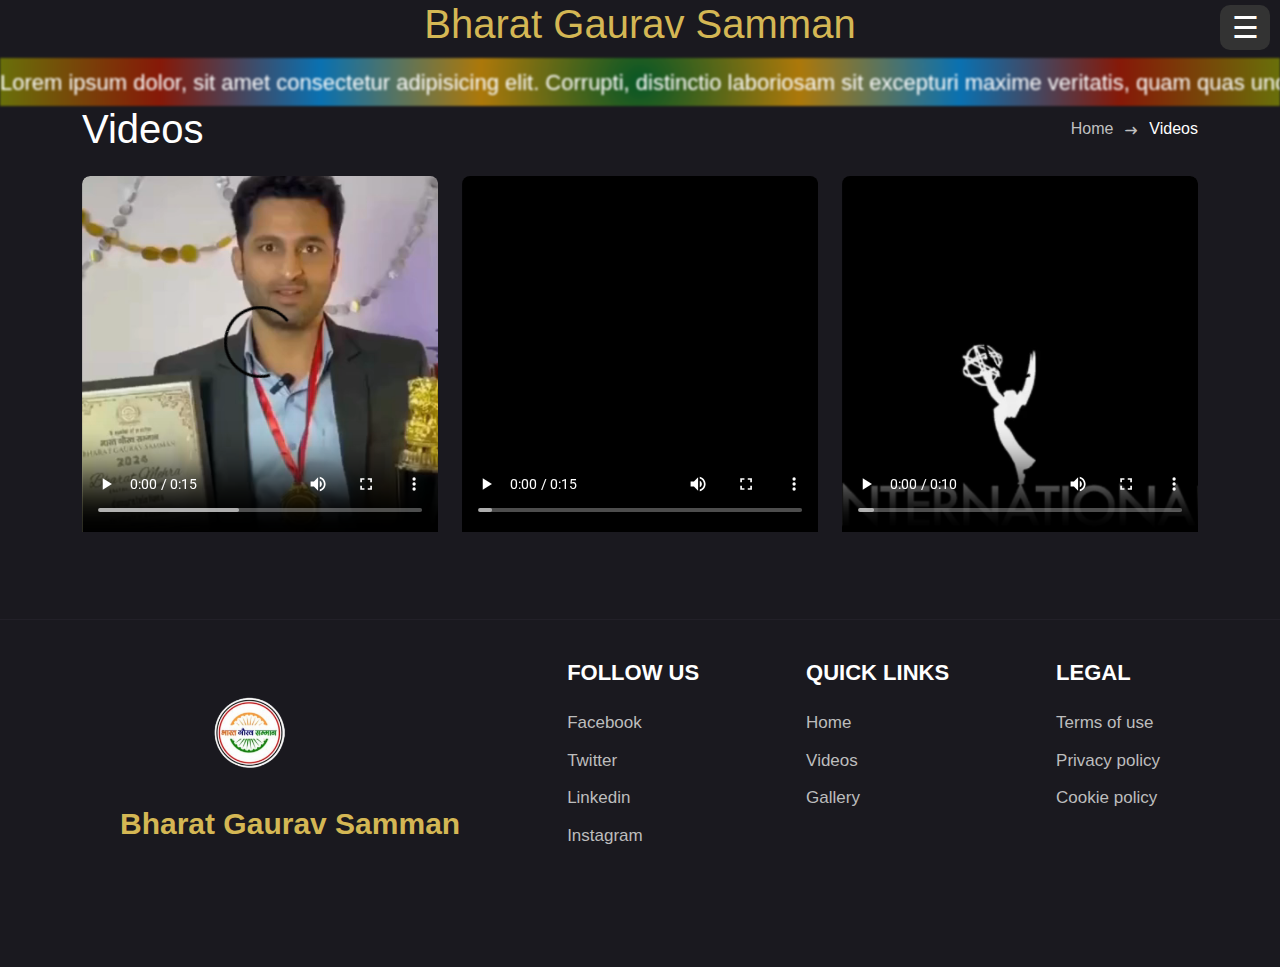
<file: catalogCopy.html>
<!DOCTYPE html>
<html lang="en">

<!-- Mirrored from hotflix.volkovdesign.com/main/catalog.html by HTTrack Website Copier/3.x [XR&CO'2014], Fri, 06 Dec 2024 00:41:03 GMT -->
<head>
	<meta charset="utf-8">
	<meta name="viewport" content="width=device-width, initial-scale=1, shrink-to-fit=no">

	<!-- CSS -->
	<link rel="stylesheet" href="css/bootstrap.min.css">
	<link rel="stylesheet" href="css/splide.min.css">
	<link rel="stylesheet" href="css/slimselect.css">
	<link rel="stylesheet" href="css/plyr.css">
	<link rel="stylesheet" href="css/photoswipe.css">
	<link rel="stylesheet" href="css/default-skin.css">
	<link rel="stylesheet" href="css/main.css">

	<!-- Icon font -->
	<link rel="stylesheet" href="webfont/tabler-icons.min.css">

	<!-- Favicons -->
	<link rel="icon" type="image/png" href="img/new-images/logo1.png" sizes="64x64">
	<!-- <link rel="apple-touch-icon" href="icon/favicon-32x32.png"> -->

	<meta name="description" content="Online Movies, TV Shows & Cinema HTML Template">
	<meta name="keywords" content="">
	<meta name="author" content="Dmitry Volkov">
	<title>Gaurav Bharat Samman</title>
</head>

<body>
	<div class="container text-center">
		<!-- <img src="img/new-images/bg-logo.png" alt="Logo" class="logo"> -->
		 <h1>Bharat Gaurav Samman</h1>
	  </div>
	  <style>
		h1{
			/* width: 100px; */
			color: #D4B754;
		}
	  </style>
	<header>
		<!-- Menu Bar -->
   <div class="menu-bar">
	   <button class="menu-toggle" onclick="toggleMenu()">☰</button>
	   <div id="menu" class="menu">
		   <ul>
			   <li><a href="index.html">Home</a></li>
			   <li><a href="catalogCopy.html">videos</a></li>
			   <li><a href="catalogCopy1.html">Gallery</a></li>
			   <!-- <li><a href="#">Contact</a></li> -->
		   </ul>
	   </div>
   </div>

   <style>
	   /* General Reset */
	   /* * {
		   margin: 0;
		   padding: 0;
		   box-sizing: border-box;
	   } */

	   /* Menu Bar Styling */
	   .menu-bar {
		   position: fixed;
		   top: 5px;
		   right:10px;
		   background-color: #333;
		   width: 50px;
		   height: auto;
		   /* padding:5px; */
		   display: flex;
		   justify-content:center;
		   z-index: 1000;
		   border-radius: 10px;
	   }

	   .menu-toggle {
		   font-size: 30px;
		   color: white;
		   /* color: #333; */
		   background: none;
		   border: none;
		   cursor: pointer;
	   }

	   .menu {
		   display: none;
		   position: absolute;
		   top: 50px;
		   right: 0px;
		   background-color: #333;
		   padding: 10px;
		   border-radius: 5px;
	   }

	   .menu ul {
		   list-style-type: none;
	   }

	   .menu ul li {
		   margin: 10px 0;
	   }

	   .menu ul li a {
		   color: white;
		   text-decoration: none;
		   font-size: 18px;
	   }

	   .menu ul li a:hover {
		   color: #f1c40f;
	   }

	   /* Content Styling */
	   .content {
		   padding: 50px;
		   margin-top: 50px;
		   font-family: Arial, sans-serif;
	   }
   </style>

   <!-- Page Content -->
   <!-- <div class="content">
	   <h1>Welcome to My Website</h1>
	   <p>Click the menu icon to view the menu.</p>
   </div> -->

   <script>
	   // Function to toggle the menu visibility
	   function toggleMenu() {
		   var menu = document.getElementById('menu');
		   if (menu.style.display === 'block') {
			   menu.style.display = 'none';
		   } else {
			   menu.style.display = 'block';
		   }
	   }
   </script>
   </header>
       <!-- marquee -->
	   <article class="main-container__marquee">
		<div class="main-container__marquee-track">
			<div class="main-container__marquee-items">
				<span class="main-container__marquee-item">Lorem ipsum dolor, sit amet consectetur adipisicing elit. Corrupti, distinctio laboriosam sit excepturi maxime veritatis, quam quas unde voluptatum explicabo sequi nam dolorem ipsum delectus id impedit ab exercitationem porro? consectetur adipisicing elit</span>
				<span class="main-container__marquee-item">Lorem ipsum dolor, sit amet consectetur adipisicing elit. Corrupti, distinctio laboriosam sit excepturi maxime veritatis, quam quas unde voluptatum explicabo sequi nam dolorem ipsum delectus id impedit ab exercitationem porro?</span>
				<span class="main-container__marquee-item">Lorem, ipsum dolor sit amet consectetur adipisicing elit</span>
			</div>
			<div aria-hidden="true" class="main-container__marquee-items">
				<span class="main-container__marquee-item">Lorem ipsum dolor, sit amet consectetur adipisicing elit. Corrupti, distinctio laboriosam sit excepturi maxime veritatis, quam quas unde voluptatum explicabo sequi nam dolorem ipsum delectus id impedit ab exercitationem porro? consectetur </span>
				<span class="main-container__marquee-item">Lorem ipsum dolor, sit amet consectetur adipisicing elit. Corrupti, distinctio laboriosam sit excepturi maxime veritatis, quam quas unde voluptatum explicabo sequi nam dolorem ipsum delectus id impedit ab exercitationem porro?</span>
				<span class="main-container__marquee-item">Lorem, ipsum dolor sit amet consectetur adipisicing elit</span>
			</div>
		</div>
	</article>
   
	 <!-- end marquee -->


	
	<!-- page title -->
	<section class="section section--first p-0">
		<div class="container">
			<div class="row">
				<div class="col-12">
					<div class="section__wrap">
						<!-- section title -->
						<h1 class="section__title section__title--head">Videos</h1>
						<!-- end section title -->

						<!-- breadcrumbs -->
						<ul class="breadcrumbs">
							<li class="breadcrumbs__item"><a href="index.html">Home</a></li>
							<li class="breadcrumbs__item breadcrumbs__item--active">Videos</li>
						</ul>
						<!-- end breadcrumbs -->
					</div>
				</div>
			</div>
		</div>
	</section>
	<!-- end page title -->

	<!-- filter -->
	<div class="filter">
		<div class="container">
			<div class="row">
				<div class="col-12">
					<div class="filter__content">
						<!-- menu btn -->
						<button class="filter__menu" type="button">
							<!-- <i class="ti ti-filter"></i>Filter -->
						</button>
						<!-- end menu btn -->

						<!-- filter desk -->
						
						<!-- end filter desk -->
						
						<!-- filter btn -->
						<!-- <button class="filter__btn" type="button">Apply</button> -->
						<!-- end filter btn -->

						<!-- amount -->
						<!-- <span class="filter__amount">Showing 18 of 1713</span> -->
						<!-- end amount -->
					</div>
				</div>
			</div>
		</div>
	</div>
	<!-- end filter -->
	
		<!-- section -->
		<section class="section section--border ">
			<div class="container">
				<div class="row">
					<!-- section title -->
					
					<!-- end section title -->
	
					<!-- carousel -->
					<div class="col-12">
						<div class="section__caarousel splide splide--content">
							
	
							<div class="splide__track">
								<ul class="splide__list">
								  <li class="splide__slide">
									<div class="item item--carousel">
									  <div class="item__cover">
										<div class="video-gallery">
										  <div class="video-item">
											<video controls >
											  <source src="img/new-images/Untitled design.mp4" type="video/mp4">
											  <!-- Fallback for unsupported formats -->
											  Your browser does not support the video tag.
											</video>
										  </div>
										</div>
									  </div>
									</div>
								  </li>
								  <li class="splide__slide">
									<div class="item item--carousel">
									  <div class="item__cover">
										<div class="video-gallery">
										  <div class="video-item">
											<video controls>
											  <source src="img/new-images/Untitled design (1).mp4"  type="video/mp4">
											  <!-- Fallback for unsupported formats -->
											  Your browser does not support the video tag.
											</video>
										  </div>
										</div>
									  </div>
									</div>
								  </li>
								  <li class="splide__slide">
									<div class="item item--carousel">
									  <div class="item__cover">
										<div class="video-gallery">
										  <div class="video-item">
											<video controls>
											  <source src="img/new-images/Untitled design (2).mp4"  type="video/mp4">
											  <!-- Fallback for unsupported formats -->
											  Your browser does not support the video tag.
											</video>
										  </div>
										</div>
									  </div>
									</div>
								  </li>
								</ul>
							  </div>
							  
						</div>
					</div>
					<!-- end carousel -->
				</div>
			</div>
		</section>
		<!-- end section -->

	<!-- section -->
	<!-- <section class="section section--border">
		<div class="container">
			<div class="row"> -->
				<!-- section title -->
				<!-- <div class="col-12">
					<div class="section__title-wrap">
						<h2 class="section__title">Expected premiere</h2>
						<a href="catalogCopy.html" class="section__view section__view--carousel">View All</a>
					</div>
				</div> -->
				<!-- end section title -->

				<!-- carousel -->
				<!-- <div class="col-12">
					<div class="section__carousel splide splide--content">
						<div class="splide__arrows">
							<button class="splide__arrow splide__arrow--prev" type="button">
								<i class="ti ti-chevron-left"></i>
							</button>
							<button class="splide__arrow splide__arrow--next" type="button">
								<i class="ti ti-chevron-right"></i>
							</button>
						</div>

						<div class="splide__track">
							<ul class="splide__list">
								<li class="splide__slide">
									<div class="item item--carousel">
										<div class="item__cover">
											<img src="img/covers/cover.jpg" alt="">
											<a href="details.html" class="item__play">
												<i class="ti ti-player-play-filled"></i>
											</a> -->
											<!-- <span class="item__rate item__rate--green">8.4</span> -->
											<!-- <button class="item__favorite" type="button"><i class="ti ti-bookmark"></i></button>
										</div>
										<div class="item__content">
											<h3 class="item__title"><a href="details.html">I Dream in Another Language</a></h3> -->
											<!-- <span class="item__category">
												<a href="#">Action</a>
												<a href="#">Triler</a> -->
											<!-- </span>
										</div>
									</div>
								</li>

								<li class="splide__slide">
									<div class="item item--carousel">
										<div class="item__cover">
											<img src="img/covers/cover2.jpg" alt="">
											<a href="details.html" class="item__play">
												<i class="ti ti-player-play-filled"></i>
											</a> -->
											<!-- <span class="item__rate item__rate--green">7.1</span> -->
											<!-- <button class="item__favorite" type="button"><i class="ti ti-bookmark"></i></button>
										</div>
										<div class="item__content">
											<h3 class="item__title"><a href="details.html">Benched</a></h3> -->
											<!-- <span class="item__category">
												<a href="#">Comedy</a>
											</span>
										</div> -->
									<!-- </div>
								</li>

								<li class="splide__slide">
									<div class="item item--carousel">
										<div class="item__cover">
											<img src="img/covers/cover3.jpg" alt="">
											<a href="details.html" class="item__play">
												<i class="ti ti-player-play-filled"></i>
											</a> -->
											<!-- <span class="item__rate item__rate--red">6.3</span> -->
											<!-- <button class="item__favorite" type="button"><i class="ti ti-bookmark"></i></button>
										</div>
										<div class="item__content">
											<h3 class="item__title"><a href="details.html">Whitney</a></h3> -->
											<!-- <span class="item__category">
												<a href="#">Romance</a>
												<a href="#">Drama</a> -->
												<!-- <a href="#">Music</a>
											</span>
										</div>
									</div>
								</li>

								<li class="splide__slide">
									<div class="item item--carousel">
										<div class="item__cover">
											<img src="img/covers/cover4.jpg" alt="">
											<a href="details.html" class="item__play">
												<i class="ti ti-player-play-filled"></i>
											</a> -->
											<!-- <span class="item__rate item__rate--yellow">6.9</span> -->
											<!-- <button class="item__favorite" type="button"><i class="ti ti-bookmark"></i></button>
										</div>
										<div class="item__content">
											<h3 class="item__title"><a href="details.html">Blindspotting</a></h3> -->
											<!-- <span class="item__category">
												<a href="#">Comedy</a>
												<a href="#">Drama</a> -->
											<!-- </span>
										</div>
									</div>
								</li>

								<li class="splide__slide">
									<div class="item item--carousel">
										<div class="item__cover">
											<img src="img/covers/cover5.jpg" alt="">
											<a href="details.html" class="item__play">
												<i class="ti ti-player-play-filled"></i>
											</a> -->
											<!-- <span class="item__rate item__rate--green">8.4</span> -->
											<!-- <button class="item__favorite" type="button"><i class="ti ti-bookmark"></i></button>
										</div>
										<div class="item__content">
											<h3 class="item__title"><a href="details.html">I Dream in Another Language</a></h3> -->
											<!-- <span class="item__category">
												<a href="#">Action</a>
												<a href="#">Triler</a> -->
											<!-- </span>
										</div>
									</div>
								</li>

								<li class="splide__slide">
									<div class="item item--carousel">
										<div class="item__cover">
											<img src="img/covers/cover6.jpg" alt="">
											<a href="details.html" class="item__play">
												<i class="ti ti-player-play-filled"></i>
											</a> -->
											<!-- <span class="item__rate item__rate--green">7.1</span> -->
											<!-- <button class="item__favorite" type="button"><i class="ti ti-bookmark"></i></button>
										</div>
										<div class="item__content">
											<h3 class="item__title"><a href="details.html">Benched</a></h3> -->
											<!-- <span class="item__category">
												<a href="#">Comedy</a>
											</span>
										</div> -->
									<!-- </div>
								</li>

								<li class="splide__slide">
									<div class="item item--carousel">
										<div class="item__cover">
											<img src="img/covers/cover7.jpg" alt="">
											<a href="details.html" class="item__play">
												<i class="ti ti-player-play-filled"></i>
											</a> -->
											<!-- <span class="item__rate item__rate--green">7.1</span> -->
											<!-- <button class="item__favorite" type="button"><i class="ti ti-bookmark"></i></button>
										</div>
										<div class="item__content">
											<h3 class="item__title"><a href="details.html">Benched</a></h3> -->
											<!-- <span class="item__category">
												<a href="#">Comedy</a>
											</span>
										</div> -->
									<!-- </div>
								</li>

								<li class="splide__slide">
									<div class="item item--carousel">
										<div class="item__cover">
											<img src="img/covers/cover8.jpg" alt="">
											<a href="details.html" class="item__play">
												<i class="ti ti-player-play-filled"></i>
											</a> -->
											<!-- <span class="item__rate item__rate--red">5.5</span> -->
											<!-- <button class="item__favorite" type="button"><i class="ti ti-bookmark"></i></button>
										</div>
										<div class="item__content">
											<h3 class="item__title"><a href="details.html">I Dream in Another Language</a></h3> -->
											<!-- <span class="item__category">
												<a href="#">Action</a>
												<a href="#">Triler</a> -->
											<!-- </span>
										</div>
									</div>
								</li>

								<li class="splide__slide">
									<div class="item item--carousel">
										<div class="item__cover">
											<img src="img/covers/cover9.jpg" alt="">
											<a href="details.html" class="item__play">
												<i class="ti ti-player-play-filled"></i>
											</a> -->
											<!-- <span class="item__rate item__rate--yellow">6.7</span> -->
											<!-- <button class="item__favorite" type="button"><i class="ti ti-bookmark"></i></button>
										</div>
										<div class="item__content">
											<h3 class="item__title"><a href="details.html">Blindspotting</a></h3> -->
											<!-- <span class="item__category">
												<a href="#">Comedy</a>
												<a href="#">Drama</a> -->
											<!-- </span>
										</div>
									</div>
								</li>

								<li class="splide__slide">
									<div class="item item--carousel">
										<div class="item__cover">
											<img src="img/covers/cover10.jpg" alt="">
											<a href="details.html" class="item__play">
												<i class="ti ti-player-play-filled"></i>
											</a> -->
											<!-- <span class="item__rate item__rate--red">5.6</span> -->
											<!-- <button class="item__favorite" type="button"><i class="ti ti-bookmark"></i></button>
										</div>
										<div class="item__content">
											<h3 class="item__title"><a href="details.html">Whitney</a></h3> -->
											<!-- <span class="item__category">
												<a href="#">Romance</a>
												<a href="#">Drama</a> -->
												<!-- <a href="#">Music</a>
											</span>
										</div>
									</div>
								</li>

								<li class="splide__slide">
									<div class="item item--carousel">
										<div class="item__cover">
											<img src="img/covers/cover11.jpg" alt="">
											<a href="details.html" class="item__play">
												<i class="ti ti-player-play-filled"></i>
											</a> -->
											<!-- <span class="item__rate item__rate--green">9.2</span> -->
											<!-- <button class="item__favorite" type="button"><i class="ti ti-bookmark"></i></button>
										</div>
										<div class="item__content">
											<h3 class="item__title"><a href="details.html">Benched</a></h3> -->
											<!-- <span class="item__category">
												<a href="#">Comedy</a>
											</span>
										</div> -->
									<!-- </div>
								</li>

								<li class="splide__slide">
									<div class="item item--carousel">
										<div class="item__cover">
											<img src="img/covers/cover12.jpg" alt="">
											<a href="details.html" class="item__play">
												<i class="ti ti-player-play-filled"></i>
											</a> -->
											<!-- <span class="item__rate item__rate--green">8.4</span> -->
											<!-- <button class="item__favorite" type="button"><i class="ti ti-bookmark"></i></button>
										</div>
										<div class="item__content">
											<h3 class="item__title"><a href="details.html">I Dream in Another Language</a></h3> -->
											<!-- <span class="item__category">
												<a href="#">Action</a>
												<a href="#">Triler</a> -->
											<!-- </span>
										</div>
									</div>
								</li>
							</ul>
						</div>
					</div>
				</div> -->
				<!-- end carousel -->
			<!-- </div>
		</div>
	</section> -->
	<!-- end section -->


	<footer class="footer">
		<div class="footer-content">
		  <aside class="footer-brand">
			<div class="footer-icon p-0">
				<a href="index.html"><img src="img/new-images/logo1.png" alt="image"></a>
			</div>
			<p class="brand-text">
			  Bharat Gaurav Samman
			  <br />
			  <!-- Providing reliable atoms since 1945. -->
			</p>
		  </aside>
		  <nav>
			<h6 class="footer-heading">Follow Us</h6>
			<a href="#" class="footer-link">Facebook</a>
			<a href="#" class="footer-link">Twitter</a>
			<a href="#" class="footer-link">Linkedin</a>
			<a href="#" class="footer-link">Instagram</a>
		  </nav>
		  <nav>
			<h6 class="footer-heading">Quick Links</h6>
			<a href="index.html" class="footer-link">Home</a>
			<a href="catalogCopy.html" class="footer-link">Videos</a>
			<a href="catalogCopy1.html" class="footer-link">Gallery</a>
			<!-- <a href="index.html" class="footer-link">Contact</a> -->
		  </nav>
		  <nav>
			<h6 class="footer-heading">Legal</h6>
			<a class="footer-link">Terms of use</a>
			<a class="footer-link">Privacy policy</a>
			<a class="footer-link">Cookie policy</a>
		  </nav>
		</div>
	  </footer>
	  <div class="footer-bottom">
		<p>&copy; Copyright Bharat Gaurav Samman, All rights reserved. Designed by BTPL</p>
	  </div>
	  
	  <style>
		:root {
		  /* Colors */
		  /* --primary-bg: #333333; */
		  --text-light: #fff;
		  --text-muted: #bdbdbd;
		  --accent: #D4B754;
	  
		  /* Fonts */
		  --font-heading: 'Bodoni Moda', serif;
		  --font-body: 'Raleway', sans-serif;
	  
		  /* Font sizes */
		  --text-xl: 1.5rem;
		  --text-base: 1rem;
		  --text-sm: 0.875rem;
	  
		  /* Spacing */
		  --spacing-xl: 80px;
		  --spacing-lg: 40px;
		  --spacing-md: 20px;
		  --spacing-sm: 12px;
		}
	  
		.footer {
		  width: 100vw;
		  background-color: var(--primary-bg);
		  padding: var(--spacing-lg) 0;
		  margin-top: var(--spacing-xl);
		}
		.footer-brand {
		  display: flex;
		  flex-direction: column;
		  /* gap: var(--spacing-sm); */
		}
		.footer-icon img {
		  display: inline-block;
		  width: 140px;
		  margin-left: 60px;
		  /* height: 75px; */
		  /* background-image: url("main/img/new-images/bg-logo.png"); */
		  /* background-color: var(--text-light); */
		  /* -webkit-mask-image: var(--svg); */
		  /* mask-image: var(--svg); */
		  /* -webkit-mask-repeat: no-repeat; */
		  /* mask-repeat: no-repeat; */
		  /* -webkit-mask-size: 100% 100%; */
		  /* mask-size: 100% 100%; */
		}
		.brand-text {
		  /* color: var(--text-light); */
		  color: #D4B754;
		  font-family: 'Segoe UI', Tahoma, Geneva, Verdana, sans-serif;
		  /* font-size: var(--text-sm); */
		  font-weight: 700;
		  font-size: 30px;
		  line-height: 1.6;
		}
		.footer-content {
		  display: flex;
		  justify-content: space-between;
		  max-width: 1200px;
		  margin: 0 auto;
		  padding: 0 var(--spacing-xl); /* Increased padding */
		  gap: var(--spacing-xl);
		}
		.footer nav {
		  display: flex;
		  flex-direction: column;
		  gap: var(--spacing-sm);
		}
		.footer-heading {
		  color: var(--text-light);
		  font-family: 'Segoe UI', Tahoma, Geneva, Verdana, sans-serif;
		  /* font-size: var(--text-base); */
		  font-size: 22px;
		  font-weight: 600;
		  text-transform: uppercase;
		  margin-bottom: var(--spacing-sm);
		}
		.footer-link {
		  color: var(--text-muted);
		  text-decoration: none;
		  cursor: pointer;
		  /* font-size: var(--text-sm); */
		  font-size: 17px;
		  font-family: var(--font-body), sans-serif;
		}
		.footer-link:hover {
		  color: var(--accent);
		  text-decoration: underline;
		}
		.footer-bottom {
		  background-color: #D4B754;
		}
	  
		.footer-bottom p {
		  text-align: center;
		  padding: 10px;
		  color: #000;
		  font-family: 'Segoe UI', Tahoma, Geneva, Verdana, sans-serif;
		  font-size: 18px;
		}
	  
		@media (max-width: 768px) {
		  .footer-content {
			flex-direction: column;
			gap: var(--spacing-lg);
			padding: var(--spacing-md);
		  }
		  .footer-brand {
			align-items: center;
			text-align: center;
		  }
		}
	  </style>


	


	
		<!-- <button class="mfilter__apply" type="button">Apply</button>
	</div> -->
	<!-- end mobile filter -->

	<!-- JS -->
	<script src="js/bootstrap.bundle.min.js"></script>
	<script src="js/splide.min.js"></script>
	<script src="js/slimselect.min.js"></script>
	<script src="js/smooth-scrollbar.js"></script>
	<script src="js/plyr.min.js"></script>
	<script src="js/photoswipe.min.js"></script>
	<script src="js/photoswipe-ui-default.min.js"></script>
	<script src="js/main.js"></script>
</body>

<!-- Mirrored from hotflix.volkovdesign.com/main/catalog.html by HTTrack Website Copier/3.x [XR&CO'2014], Fri, 06 Dec 2024 00:41:03 GMT -->
</html>
</file>
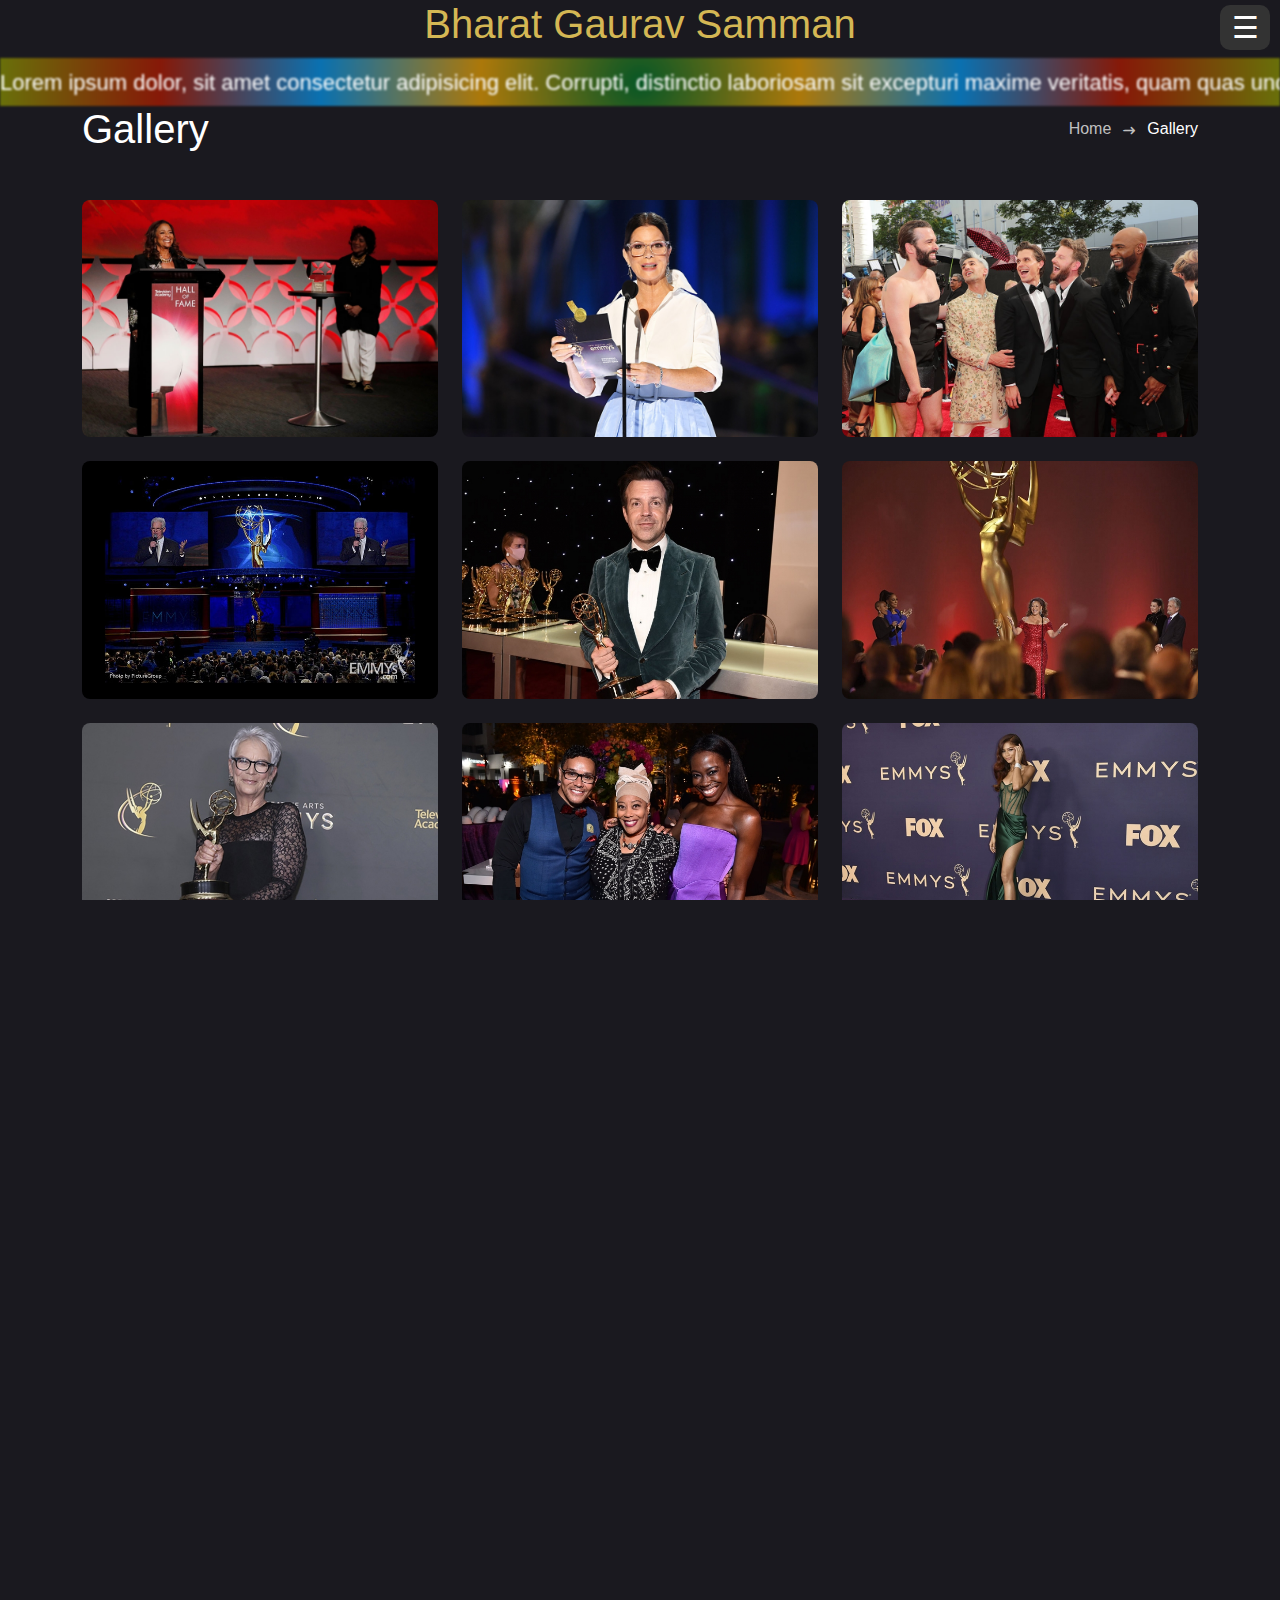
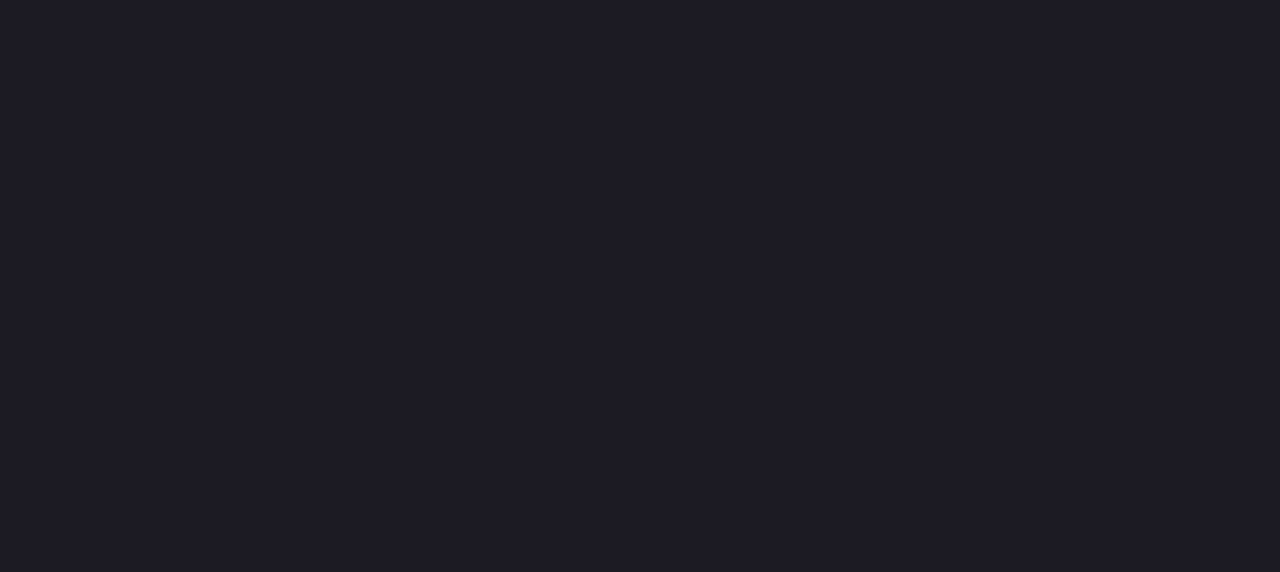
<file: catalogCopy1.html>
<!DOCTYPE html>
<html lang="en">

<!-- Mirrored from hotflix.volkovdesign.com/main/catalog.html by HTTrack Website Copier/3.x [XR&CO'2014], Fri, 06 Dec 2024 00:41:03 GMT -->
<head>
	<meta charset="utf-8">
	<meta name="viewport" content="width=device-width, initial-scale=1, shrink-to-fit=no">

	<!-- CSS -->
	<link rel="stylesheet" href="css/bootstrap.min.css">
	<link rel="stylesheet" href="css/splide.min.css">
	<link rel="stylesheet" href="css/slimselect.css">
	<link rel="stylesheet" href="css/plyr.css">
	<link rel="stylesheet" href="css/photoswipe.css">
	<link rel="stylesheet" href="css/default-skin.css">
	<link rel="stylesheet" href="css/main.css">

	<!-- Icon font -->
	<link rel="stylesheet" href="webfont/tabler-icons.min.css">

	<!-- Favicons -->
	<link rel="icon" type="image/png" href="img/new-images/logo1.png" sizes="64x64">
	<!-- <link rel="apple-touch-icon" href="icon/favicon-32x32.png"> -->

	<meta name="description" content="Online Movies, TV Shows & Cinema HTML Template">
	<meta name="keywords" content="">
	<meta name="author" content="Dmitry Volkov">
	<title>Gaurav Bharat Samman</title>
</head>

<body>
	<div class="container text-center">
		<!-- <img src="img/new-images/bg-logo.png" alt="Logo" class="logo"> -->
		 <h1>Bharat Gaurav Samman</h1>
	  </div>
	  <style>
		h1{
			/* width: 100px; */
			color: #D4B754;
		}
	  </style>
	<header>
		<!-- Menu Bar -->
   <div class="menu-bar">
	   <button class="menu-toggle" onclick="toggleMenu()">☰</button>
	   <div id="menu" class="menu">
		   <ul>
			   <li><a href="index.html">Home</a></li>
			   <li><a href="catalogCopy.html">videos</a></li>
			   <li><a href="catalogCopy1.html">Gallery</a></li>
			   <!-- <li><a href="#">Contact</a></li> -->
		   </ul>
	   </div>
   </div>

   <style>
	   /* General Reset */
	   /* * {
		   margin: 0;
		   padding: 0;
		   box-sizing: border-box;
	   } */

	   /* Menu Bar Styling */
	   .menu-bar {
		   position: fixed;
		   top: 5px;
		   right:10px;
		   background-color: #333;
		   width: 50px;
		   height: auto;
		   /* padding:5px; */
		   display: flex;
		   justify-content:center;
		   z-index: 1000;
		   border-radius: 10px;
	   }

	   .menu-toggle {
		   font-size: 30px;
		   color: white;
		   /* color: #333; */
		   background: none;
		   border: none;
		   cursor: pointer;
	   }

	   .menu {
		   display: none;
		   position: absolute;
		   top: 50px;
		   right: 0px;
		   background-color: #333;
		   padding: 10px;
		   border-radius: 5px;
	   }

	   .menu ul {
		   list-style-type: none;
	   }

	   .menu ul li {
		   margin: 10px 0;
	   }

	   .menu ul li a {
		   color: white;
		   text-decoration: none;
		   font-size: 18px;
	   }

	   .menu ul li a:hover {
		   color: #f1c40f;
	   }

	   /* Content Styling */
	   .content {
		   padding: 50px;
		   margin-top: 50px;
		   font-family: Arial, sans-serif;
	   }
   </style>

   <!-- Page Content -->
   <!-- <div class="content">
	   <h1>Welcome to My Website</h1>
	   <p>Click the menu icon to view the menu.</p>
   </div> -->

   <script>
	   // Function to toggle the menu visibility
	   function toggleMenu() {
		   var menu = document.getElementById('menu');
		   if (menu.style.display === 'block') {
			   menu.style.display = 'none';
		   } else {
			   menu.style.display = 'block';
		   }
	   }
   </script>
   </header>
       <!-- marquee -->
	   <article class="main-container__marquee">
		<div class="main-container__marquee-track">
			<div class="main-container__marquee-items">
				<span class="main-container__marquee-item">Lorem ipsum dolor, sit amet consectetur adipisicing elit. Corrupti, distinctio laboriosam sit excepturi maxime veritatis, quam quas unde voluptatum explicabo sequi nam dolorem ipsum delectus id impedit ab exercitationem porro? consectetur adipisicing elit</span>
				<span class="main-container__marquee-item">Lorem ipsum dolor, sit amet consectetur adipisicing elit. Corrupti, distinctio laboriosam sit excepturi maxime veritatis, quam quas unde voluptatum explicabo sequi nam dolorem ipsum delectus id impedit ab exercitationem porro?</span>
				<span class="main-container__marquee-item">Lorem, ipsum dolor sit amet consectetur adipisicing elit</span>
			</div>
			<div aria-hidden="true" class="main-container__marquee-items">
				<span class="main-container__marquee-item">Lorem ipsum dolor, sit amet consectetur adipisicing elit. Corrupti, distinctio laboriosam sit excepturi maxime veritatis, quam quas unde voluptatum explicabo sequi nam dolorem ipsum delectus id impedit ab exercitationem porro? consectetur </span>
				<span class="main-container__marquee-item">Lorem ipsum dolor, sit amet consectetur adipisicing elit. Corrupti, distinctio laboriosam sit excepturi maxime veritatis, quam quas unde voluptatum explicabo sequi nam dolorem ipsum delectus id impedit ab exercitationem porro?</span>
				<span class="main-container__marquee-item">Lorem, ipsum dolor sit amet consectetur adipisicing elit</span>
			</div>
		</div>
	</article>
   
	 <!-- end marquee -->


	
	<!-- page title -->
	<section class="section section--first p-0">
		<div class="container">
			<div class="row">
				<div class="col-12">
					<div class="section__wrap">
						<!-- section title -->
						<h1 class="section__title section__title--head">Gallery</h1>
						<!-- end section title -->

						<!-- breadcrumbs -->
						<ul class="breadcrumbs">
							<li class="breadcrumbs__item"><a href="index.html">Home</a></li>
							<li class="breadcrumbs__item breadcrumbs__item--active">Gallery</li>
						</ul>
						<!-- end breadcrumbs -->
					</div>
				</div>
			</div>
		</div>
	</section>
	<!-- end page title -->

	<!-- filter -->
	<div class="filter">
		<div class="container">
			<div class="row">
				<div class="col-12">
					<div class="filter__content">
						<!-- menu btn -->
						<button class="filter__menu" type="button">
							<!-- <i class="ti ti-filter"></i>Filter -->
						</button>
						<!-- end menu btn -->

						<!-- filter desk -->
						
						<!-- end filter desk -->
						
						<!-- filter btn -->
						<!-- <button class="filter__btn" type="button">Apply</button> -->
						<!-- end filter btn -->

						<!-- amount -->
						<!-- <span class="filter__amount">Showing 18 of 1713</span> -->
						<!-- end amount -->
					</div>
				</div>
			</div>
		</div>
	</div>
	<!-- end filter -->
	
	<!-- catalog -->
	<div class="section section--catalog">
		<div class="container">
			<div class="row">
				<!-- item -->
				<div class="col-6 col-sm-4 ">
					<div class="item">
						<div class="item__cover__gallery">
							<img src="img\new-images\1.jpg" alt="">
							<!-- <a href="details.html" class="item__play">
								<i class="ti ti-player-play-filled"></i>
							</a>
							<span class="item__rate item__rate--green">8.4</span>
							<button class="item__favorite" type="button"><i class="ti ti-bookmark"></i></button> -->
						</div>
						<!-- <div class="item__content">
							<h3 class="item__title"><a href="details.html">I Dream in Another Language</a></h3>
							<span class="item__category">
								<a href="#">Action</a>
								<a href="#">Triler</a>
							</span>
						</div> -->
					</div>
				</div>
				<!-- end item -->
				 <!-- item -->
				<div class="col-6 col-sm-4 ">
					<div class="item">
						<div class="item__cover__gallery">
							<img src="img\new-images\2.jpg" alt="">
							<!-- <a href="details.html" class="item__play">
								<i class="ti ti-player-play-filled"></i>
							</a>
							<span class="item__rate item__rate--green">8.4</span>
							<button class="item__favorite" type="button"><i class="ti ti-bookmark"></i></button> -->
						</div>
						<!-- <div class="item__content">
							<h3 class="item__title"><a href="details.html">I Dream in Another Language</a></h3>
							<span class="item__category">
								<a href="#">Action</a>
								<a href="#">Triler</a>
							</span>
						</div> -->
					</div>
				</div>
				<!-- end item -->
				 <!-- item -->
				<div class="col-6 col-sm-4 ">
					<div class="item">
						<div class="item__cover__gallery">
							<img src="img\new-images\3.jpg" alt="">
							<!-- <a href="details.html" class="item__play">
								<i class="ti ti-player-play-filled"></i>
							</a>
							<span class="item__rate item__rate--green">8.4</span>
							<button class="item__favorite" type="button"><i class="ti ti-bookmark"></i></button> -->
						</div>
						<!-- <div class="item__content">
							<h3 class="item__title"><a href="details.html">I Dream in Another Language</a></h3>
							<span class="item__category">
								<a href="#">Action</a>
								<a href="#">Triler</a>
							</span>
						</div> -->
					</div>
				</div>
				<!-- end item -->
				 <!-- item -->
				<div class="col-6 col-sm-4 ">
					<div class="item">
						<div class="item__cover__gallery">
							<img src="img\new-images\4.jpg" alt="">
							<!-- <a href="details.html" class="item__play">
								<i class="ti ti-player-play-filled"></i>
							</a>
							<span class="item__rate item__rate--green">8.4</span>
							<button class="item__favorite" type="button"><i class="ti ti-bookmark"></i></button> -->
						</div>
						<!-- <div class="item__content">
							<h3 class="item__title"><a href="details.html">I Dream in Another Language</a></h3>
							<span class="item__category">
								<a href="#">Action</a>
								<a href="#">Triler</a>
							</span>
						</div> -->
					</div>
				</div>
				<!-- end item -->
				 <!-- item -->
				<div class="col-6 col-sm-4 ">
					<div class="item">
						<div class="item__cover__gallery">
							<img src="img/new-images/5.1" alt="">
		
						<!-- <a href="details.html" class="item__play">
								<i class="ti ti-player-play-filled"></i>
							</a>
							<span class="item__rate item__rate--green">8.4</span>
							<button class="item__favorite" type="button"><i class="ti ti-bookmark"></i></button> -->
						</div>
						<!-- <div class="item__content">
							<h3 class="item__title"><a href="details.html">I Dream in Another Language</a></h3>
							<span class="item__category">
								<a href="#">Action</a>
								<a href="#">Triler</a>
							</span>
						</div> -->
					</div>
				</div>
				<!-- end item -->
				 <!-- item -->
				<div class="col-6 col-sm-4 ">
					<div class="item">
						<div class="item__cover__gallery">
							<img src="img\new-images\6.1" alt="">
		
						<!-- <a href="details.html" class="item__play">
								<i class="ti ti-player-play-filled"></i>
							</a>
							<span class="item__rate item__rate--green">8.4</span>
							<button class="item__favorite" type="button"><i class="ti ti-bookmark"></i></button> -->
						</div>
						<!-- <div class="item__content">
							<h3 class="item__title"><a href="details.html">I Dream in Another Language</a></h3>
							<span class="item__category">
								<a href="#">Action</a>
								<a href="#">Triler</a>
							</span>
						</div> -->
					</div>
				</div>
				<!-- end item -->
				 <!-- item -->
				<div class="col-6 col-sm-4 ">
					<div class="item">
						<div class="item__cover__gallery">
							<img src="img\new-images\7.jpg" alt="">
							<!-- <a href="details.html" class="item__play">
								<i class="ti ti-player-play-filled"></i>
							</a>
							<span class="item__rate item__rate--green">8.4</span>
							<button class="item__favorite" type="button"><i class="ti ti-bookmark"></i></button> -->
						</div>
						<!-- <div class="item__content">
							<h3 class="item__title"><a href="details.html">I Dream in Another Language</a></h3>
							<span class="item__category">
								<a href="#">Action</a>
								<a href="#">Triler</a>
							</span>
						</div> -->
					</div>
				</div>
				<!-- end item -->
				 <!-- item -->
				<div class="col-6 col-sm-4 ">
					<div class="item">
						<div class="item__cover__gallery">
							<img src="img\new-images\8.1" alt="">
		
						<!-- <a href="details.html" class="item__play">
								<i class="ti ti-player-play-filled"></i>
							</a>
							<span class="item__rate item__rate--green">8.4</span>
							<button class="item__favorite" type="button"><i class="ti ti-bookmark"></i></button> -->
						</div>
						<!-- <div class="item__content">
							<h3 class="item__title"><a href="details.html">I Dream in Another Language</a></h3>
							<span class="item__category">
								<a href="#">Action</a>
								<a href="#">Triler</a>
							</span>
						</div> -->
					</div>
				</div>
				<!-- end item -->
				 <!-- item -->
				<div class="col-6 col-sm-4 ">
					<div class="item">
						<div class="item__cover__gallery">
							<img src="img\new-images\9.1" alt="">
		
						<!-- <a href="details.html" class="item__play">
								<i class="ti ti-player-play-filled"></i>
							</a>
							<span class="item__rate item__rate--green">8.4</span>
							<button class="item__favorite" type="button"><i class="ti ti-bookmark"></i></button> -->
						</div>
						<!-- <div class="item__content">
							<h3 class="item__title"><a href="details.html">I Dream in Another Language</a></h3>
							<span class="item__category">
								<a href="#">Action</a>
								<a href="#">Triler</a>
							</span>
						</div> -->
					</div>
				</div>
				<!-- end item -->
				 <!-- item -->
				<div class="col-6 col-sm-4 ">
					<div class="item">
						<div class="item__cover__gallery">
							<img src="img\new-images\10.jpg" alt="">
						
							<!-- <a href="details.html" class="item__play">
								<i class="ti ti-player-play-filled"></i>
							</a>
							<span class="item__rate item__rate--green">8.4</span>
							<button class="item__favorite" type="button"><i class="ti ti-bookmark"></i></button> -->
						</div>
						<!-- <div class="item__content">
							<h3 class="item__title"><a href="details.html">I Dream in Another Language</a></h3>
							<span class="item__category">
								<a href="#">Action</a>
								<a href="#">Triler</a>
							</span>
						</div> -->
					</div>
				</div>
				<!-- end item -->
				 <!-- item -->
				<div class="col-6 col-sm-4 ">
					<div class="item">
						<div class="item__cover__gallery">
							<img src="img\new-images\11.jpg" alt="">
						
							<!-- <a href="details.html" class="item__play">
								<i class="ti ti-player-play-filled"></i>
							</a>
							<span class="item__rate item__rate--green">8.4</span>
							<button class="item__favorite" type="button"><i class="ti ti-bookmark"></i></button> -->
						</div>
						<!-- <div class="item__content">
							<h3 class="item__title"><a href="details.html">I Dream in Another Language</a></h3>
							<span class="item__category">
								<a href="#">Action</a>
								<a href="#">Triler</a>
							</span>
						</div> -->
					</div>
				</div>
				<!-- end item -->
				 <!-- item -->
				<div class="col-6 col-sm-4 ">
					<div class="item">
						<div class="item__cover__gallery">
							<img src="img\new-images\12.jpg" alt="">
						
							<!-- <a href="details.html" class="item__play">
								<i class="ti ti-player-play-filled"></i>
							</a>
							<span class="item__rate item__rate--green">8.4</span>
							<button class="item__favorite" type="button"><i class="ti ti-bookmark"></i></button> -->
						</div>
						<!-- <div class="item__content">
							<h3 class="item__title"><a href="details.html">I Dream in Another Language</a></h3>
							<span class="item__category">
								<a href="#">Action</a>
								<a href="#">Triler</a>
							</span>
						</div> -->
					</div>
				</div>
				<!-- end item -->
				 <!-- item -->
				<div class="col-6 col-sm-4 ">
					<div class="item">
						<div class="item__cover__gallery">
							<img src="img\new-images\13.jpg" alt="">
						
							<!-- <a href="details.html" class="item__play">
								<i class="ti ti-player-play-filled"></i>
							</a>
							<span class="item__rate item__rate--green">8.4</span>
							<button class="item__favorite" type="button"><i class="ti ti-bookmark"></i></button> -->
						</div>
						<!-- <div class="item__content">
							<h3 class="item__title"><a href="details.html">I Dream in Another Language</a></h3>
							<span class="item__category">
								<a href="#">Action</a>
								<a href="#">Triler</a>
							</span>
						</div> -->
					</div>
				</div>
				<!-- end item -->
				 <!-- item -->
				<div class="col-6 col-sm-4 ">
					<div class="item">
						<div class="item__cover__gallery">
							<img src="img\new-images\14.jpg" alt="">
						
							<!-- <a href="details.html" class="item__play">
								<i class="ti ti-player-play-filled"></i>
							</a>
							<span class="item__rate item__rate--green">8.4</span>
							<button class="item__favorite" type="button"><i class="ti ti-bookmark"></i></button> -->
						</div>
						<!-- <div class="item__content">
							<h3 class="item__title"><a href="details.html">I Dream in Another Language</a></h3>
							<span class="item__category">
								<a href="#">Action</a>
								<a href="#">Triler</a>
							</span>
						</div> -->
					</div>
				</div>
				<!-- end item -->
				 <!-- item -->
				<div class="col-6 col-sm-4 ">
					<div class="item">
						<div class="item__cover__gallery">
							<img src="img\new-images\15.jpg" alt="">
						
							<!-- <a href="details.html" class="item__play">
								<i class="ti ti-player-play-filled"></i>
							</a>
							<span class="item__rate item__rate--green">8.4</span>
							<button class="item__favorite" type="button"><i class="ti ti-bookmark"></i></button> -->
						</div>
						<!-- <div class="item__content">
							<h3 class="item__title"><a href="details.html">I Dream in Another Language</a></h3>
							<span class="item__category">
								<a href="#">Action</a>
								<a href="#">Triler</a>
							</span>
						</div> -->
					</div>
				</div>
				<!-- end item --><!-- item -->
				<div class="col-6 col-sm-4 ">
					<div class="item">
						<div class="item__cover__gallery">
							<img src="img\new-images\16.jpg" alt="">
						
							<!-- <a href="details.html" class="item__play">
								<i class="ti ti-player-play-filled"></i>
							</a>
							<span class="item__rate item__rate--green">8.4</span>
							<button class="item__favorite" type="button"><i class="ti ti-bookmark"></i></button> -->
						</div>
						<!-- <div class="item__content">
							<h3 class="item__title"><a href="details.html">I Dream in Another Language</a></h3>
							<span class="item__category">
								<a href="#">Action</a>
								<a href="#">Triler</a>
							</span>
						</div> -->
					</div>
				</div>
				<!-- end item -->
				 <!-- item -->
				<div class="col-6 col-sm-4 ">
					<div class="item">
						<div class="item__cover__gallery">
							<img src="img\new-images\17.jpg" alt="">
						
							<!-- <a href="details.html" class="item__play">
								<i class="ti ti-player-play-filled"></i>
							</a>
							<span class="item__rate item__rate--green">8.4</span>
							<button class="item__favorite" type="button"><i class="ti ti-bookmark"></i></button> -->
						</div>
						<!-- <div class="item__content">
							<h3 class="item__title"><a href="details.html">I Dream in Another Language</a></h3>
							<span class="item__category">
								<a href="#">Action</a>
								<a href="#">Triler</a>
							</span>
						</div> -->
					</div>
				</div>
				<!-- end item -->
				 <!-- item -->
				<div class="col-6 col-sm-4 ">
					<div class="item">
						<div class="item__cover__gallery">
							<img src="img\new-images\18.jpg" alt="">
						
							<!-- <a href="details.html" class="item__play">
								<i class="ti ti-player-play-filled"></i>
							</a>
							<span class="item__rate item__rate--green">8.4</span>
							<button class="item__favorite" type="button"><i class="ti ti-bookmark"></i></button> -->
						</div>
						<!-- <div class="item__content">
							<h3 class="item__title"><a href="details.html">I Dream in Another Language</a></h3>
							<span class="item__category">
								<a href="#">Action</a>
								<a href="#">Triler</a>
							</span>
						</div> -->
					</div>
				</div>
				<!-- end item -->
			</div>

			<div class="row">
				<!-- paginator -->
				<div class="col-12">
					<!-- paginator mobile -->
					<div class="paginator-mob">
						<span class="paginator-mob__pages">18 of 1713</span>

						<ul class="paginator-mob__nav">
							<li>
								<a href="#">
									<i class="ti ti-chevron-left"></i>
									<span>Prev</span>
								</a>
							</li>
							<li>
								<a href="#">
									<span>Next</span>
									<i class="ti ti-chevron-right"></i>
								</a>
							</li>
						</ul>
					</div>
					<!-- end paginator mobile -->

					<!-- paginator desktop -->
					<!-- <ul class="paginator">
						<li class="paginator__item paginator__item--prev">
							<a href="#"><i class="ti ti-chevron-left"></i></a>
						</li>
						<li class="paginator__item"><a href="#">1</a></li>
						<li class="paginator__item paginator__item--active"><a href="#">2</a></li>
						<li class="paginator__item"><a href="#">3</a></li>
						<li class="paginator__item"><a href="#">4</a></li>
						<li class="paginator__item"><span>...</span></li>
						<li class="paginator__item"><a href="#">87</a></li>
						<li class="paginator__item paginator__item--next">
							<a href="#"><i class="ti ti-chevron-right"></i></a>
						</li>
					</ul> -->
					<!-- end paginator desktop -->
				</div>
				<!-- end paginator -->
			</div>
		</div>
	</div>
	<!-- end catalog -->
	 <style>
		.item__cover__gallery {
    position: relative;
    overflow: hidden; /* Ensure the zoomed-in image stays within bounds */
}

.item__cover__gallery img {
    transition: transform 0.3s ease, filter 0.3s ease; /* Smooth zooming transition */
    width: 100%;
    height: 100%;
    object-fit: cover; /* Ensure the image maintains its aspect ratio */
}

/* Apply zoom effect on hover */
.item__cover__gallery:hover img {
    transform: scale(1.3); /* Zoom in the image */
    filter: brightness(0.8); /* Optional: darken image on hover */
}

	 </style>

	<!-- section -->
	<!-- <section class="section section--border">
		<div class="container">
			<div class="row">
				<!-- section title -->
				<!-- <div class="col-12"> 
					<div class="section__title-wrap">
						<h2 class="section__title">Expected premiere</h2>
						<a href="catalogCopy1.html" class="section__view section__view--carousel">View All</a>
					</div>
				</div> -->
				<!-- end section title -->

				<!-- carousel -->
				<!-- <div class="col-12">
					<div class="section__carousel splide splide--content">
						<div class="splide__arrows">
							<button class="splide__arrow splide__arrow--prev" type="button">
								<i class="ti ti-chevron-left"></i>
							</button>
							<button class="splide__arrow splide__arrow--next" type="button">
								<i class="ti ti-chevron-right"></i>
							</button>
						</div>

						<div class="splide__track">
							<ul class="splide__list">
								<li class="splide__slide">
									<div class="item item--carousel">
										<div class="item__cover__gallery">
											<img src="img\new-images\1.jpg" alt="">
											<a href="details.html" class="item__play">
												<i class="ti ti-player-play-filled"></i>
											</a>
											<span class="item__rate item__rate--green">8.4</span>
											<button class="item__favorite" type="button"><i class="ti ti-bookmark"></i></button>
										</div>
										<div class="item__content">
											<h3 class="item__title"><a href="details.html">I Dream in Another Language</a></h3>
											<span class="item__category">
												<a href="#">Action</a>
												<a href="#">Triler</a>
											</span>
										</div>
									</div>
								</li>

								<li class="splide__slide">
									<div class="item item--carousel">
										<div class="item__cover__gallery">
											<img src="img\new-images\1.jpg" alt="">
											<a href="details.html" class="item__play">
												<i class="ti ti-player-play-filled"></i>
											</a>
											<span class="item__rate item__rate--green">7.1</span>
											<button class="item__favorite" type="button"><i class="ti ti-bookmark"></i></button>
										</div>
										<div class="item__content">
											<h3 class="item__title"><a href="details.html">Benched</a></h3>
											<span class="item__category">
												<a href="#">Comedy</a>
											</span>
										</div>
									</div>
								</li>

								<li class="splide__slide">
									<div class="item item--carousel">
										<div class="item__cover__gallery">
											<img src="img\new-images\1.jpg" alt="">
											<a href="details.html" class="item__play">
												<i class="ti ti-player-play-filled"></i>
											</a>
											<span class="item__rate item__rate--red">6.3</span>
											<button class="item__favorite" type="button"><i class="ti ti-bookmark"></i></button>
										</div>
										<div class="item__content">
											<h3 class="item__title"><a href="details.html">Whitney</a></h3>
											<span class="item__category">
												<a href="#">Romance</a>
												<a href="#">Drama</a>
												<a href="#">Music</a>
											</span>
										</div>
									</div>
								</li>

								<li class="splide__slide">
									<div class="item item--carousel">
										<div class="item__cover__gallery">
											<img src="img\new-images\1.jpg" alt="">
											<a href="details.html" class="item__play">
												<i class="ti ti-player-play-filled"></i>
											</a>
											<span class="item__rate item__rate--yellow">6.9</span>
											<button class="item__favorite" type="button"><i class="ti ti-bookmark"></i></button>
										</div>
										<div class="item__content">
											<h3 class="item__title"><a href="details.html">Blindspotting</a></h3>
											<span class="item__category">
												<a href="#">Comedy</a>
												<a href="#">Drama</a>
											</span>
										</div>
									</div>
								</li>

								<li class="splide__slide">
									<div class="item item--carousel">
										<div class="item__cover__gallery">
											<img src="img\new-images\1.jpg" alt="">
											<a href="details.html" class="item__play">
												<i class="ti ti-player-play-filled"></i>
											</a>
											<span class="item__rate item__rate--green">8.4</span>
											<button class="item__favorite" type="button"><i class="ti ti-bookmark"></i></button>
										</div>
										<div class="item__content">
											<h3 class="item__title"><a href="details.html">I Dream in Another Language</a></h3>
											<span class="item__category">
												<a href="#">Action</a>
												<a href="#">Triler</a>
											</span>
										</div>
									</div>
								</li>

								<li class="splide__slide">
									<div class="item item--carousel">
										<div class="item__cover__gallery">
											<img src="img\new-images\1.jpg" alt="">
											<a href="details.html" class="item__play">
												<i class="ti ti-player-play-filled"></i>
											</a>
											<span class="item__rate item__rate--green">7.1</span>
											<button class="item__favorite" type="button"><i class="ti ti-bookmark"></i></button>
										</div>
										<div class="item__content">
											<h3 class="item__title"><a href="details.html">Benched</a></h3>
											<span class="item__category">
												<a href="#">Comedy</a>
											</span>
										</div>
									</div>
								</li>

								<li class="splide__slide">
									<div class="item item--carousel">
										<div class="item__cover__gallery">
											<img src="img\new-images\1.jpg" alt="">
											<a href="details.html" class="item__play">
												<i class="ti ti-player-play-filled"></i>
											</a>
											<span class="item__rate item__rate--green">7.1</span>
											<button class="item__favorite" type="button"><i class="ti ti-bookmark"></i></button>
										</div>
										<div class="item__content">
											<h3 class="item__title"><a href="details.html">Benched</a></h3>
											<span class="item__category">
												<a href="#">Comedy</a>
											</span>
										</div>
									</div>
								</li>

								<li class="splide__slide">
									<div class="item item--carousel">
										<div class="item__cover__gallery">
											<img src="img\new-images\1.jpg" alt="">
											<a href="details.html" class="item__play">
												<i class="ti ti-player-play-filled"></i>
											</a>
											<span class="item__rate item__rate--red">5.5</span>
											<button class="item__favorite" type="button"><i class="ti ti-bookmark"></i></button>
										</div>
										<div class="item__content">
											<h3 class="item__title"><a href="details.html">I Dream in Another Language</a></h3>
											<span class="item__category">
												<a href="#">Action</a>
												<a href="#">Triler</a>
											</span>
										</div>
									</div>
								</li>

								<li class="splide__slide">
									<div class="item item--carousel">
										<div class="item__cover__gallery">
											<img src="img\new-images\1.jpg" alt="">
											<a href="details.html" class="item__play">
												<i class="ti ti-player-play-filled"></i>
											</a>
											<span class="item__rate item__rate--yellow">6.7</span>
											<button class="item__favorite" type="button"><i class="ti ti-bookmark"></i></button>
										</div>
										<div class="item__content">
											<h3 class="item__title"><a href="details.html">Blindspotting</a></h3>
											<span class="item__category">
												<a href="#">Comedy</a>
												<a href="#">Drama</a>
											</span>
										</div>
									</div>
								</li>

								<li class="splide__slide">
									<div class="item item--carousel">
										<div class="item__cover__gallery">
											<img src="img\new-images\1.jpg" alt="">
											<a href="details.html" class="item__play">
												<i class="ti ti-player-play-filled"></i>
											</a>
											<span class="item__rate item__rate--red">5.6</span>
											<button class="item__favorite" type="button"><i class="ti ti-bookmark"></i></button>
										</div>
										<div class="item__content">
											<h3 class="item__title"><a href="details.html">Whitney</a></h3>
											<span class="item__category">
												<a href="#">Romance</a>
												<a href="#">Drama</a>
												<a href="#">Music</a>
											</span>
										</div>
									</div>
								</li>

								<li class="splide__slide">
									<div class="item item--carousel">
										<div class="item__cover__gallery">
											<img src="img\new-images\1.jpg" alt="">
											<a href="details.html" class="item__play">
												<i class="ti ti-player-play-filled"></i>
											</a>
											<span class="item__rate item__rate--green">9.2</span>
											<button class="item__favorite" type="button"><i class="ti ti-bookmark"></i></button>
										</div>
										<div class="item__content">
											<h3 class="item__title"><a href="details.html">Benched</a></h3>
											<span class="item__category">
												<a href="#">Comedy</a>
											</span>
										</div>
									</div>
								</li>

								<li class="splide__slide">
									<div class="item item--carousel">
										<div class="item__cover__gallery">
											<img src="img\new-images\1.jpg" alt="">
											<a href="details.html" class="item__play">
												<i class="ti ti-player-play-filled"></i>
											</a>
											<span class="item__rate item__rate--green">8.4</span>
											<button class="item__favorite" type="button"><i class="ti ti-bookmark"></i></button>
										</div>
										<div class="item__content">
											<h3 class="item__title"><a href="details.html">I Dream in Another Language</a></h3>
											<span class="item__category">
												<a href="#">Action</a>
												<a href="#">Triler</a>
											</span>
										</div>
									</div>
								</li>
							</ul>
						</div>
					</div>
				</div> -->
				<!-- end carousel -->
			</div>
		</div>
	</section>
	<!-- end section -->

	<!-- footer -->

	<!-- end footer -->

	<!-- mobile filter -->
	<!-- <div class="mfilter">
		<div class="mfilter__head">
			<h6 class="mfilter__title">Filter</h6>

			<button class="mfilter__close" type="button"><i class="ti ti-x"></i></button>
		</div> -->

		<!-- <div class="mfilter__select-wrap">
			<div class="sign__group">
				<select class="filter__select" name="mgenre" id="mfilter__genre">
					<option value="0">All genres</option>
					<option value="1">Action/Adventure</option>
					<option value="2">Animals</option>
					<option value="3">Animation</option>
					<option value="4">Biography</option>
					<option value="5">Comedy</option>
					<option value="6">Cooking</option>
					<option value="7">Dance</option>
					<option value="8">Documentary</option>
					<option value="9">Drama</option>
					<option value="10">Education</option>
					<option value="11">Entertainment</option>
					<option value="12">Family</option>
					<option value="13">Fantasy</option>
					<option value="14">History</option>
					<option value="15">Horror</option>
					<option value="16">Independent</option>
					<option value="17">International</option>
					<option value="18">Kids</option>
					<option value="19">Medical</option>
					<option value="20">Military/War</option>
					<option value="21">Music</option>
					<option value="22">Mystery/Crime</option>
					<option value="23">Nature</option>
					<option value="24">Paranormal</option>
					<option value="25">Politics</option>
					<option value="26">Racing</option>
					<option value="27">Romance</option>
					<option value="28">Sci-Fi/Horror</option>
					<option value="29">Science</option>
					<option value="30">Science Fiction</option>
					<option value="31">Science/Nature</option>
					<option value="32">Spanish</option>
					<option value="33">Travel</option>
					<option value="34">Western</option>
				</select>
			</div>

			<div class="sign__group">
				<select class="filter__select" name="mquality" id="mfilter__quality">
					<option value="0">Any quality</option>
					<option value="1">HD 1080</option>
					<option value="2">HD 720</option>
					<option value="3">DVD</option>
					<option value="4">TS</option>
				</select>
			</div>

			<div class="sign__group">
				<select class="filter__select" name="mrate" id="mfilter__rate">
					<option value="0">Any rating</option>
					<option value="1">from 3.0</option>
					<option value="2">from 5.0</option>
					<option value="3">from 7.0</option>
					<option value="4">Golder Star</option>
				</select>
			</div>

			<div class="sign__group">
				<select class="filter__select" name="msort" id="mfilter__sort">
					<option value="0">Relevance</option>
					<option value="1">Newest</option>
					<option value="2">Oldest</option>
				</select>
			</div>
		</div> -->

		<!-- <button class="mfilter__apply" type="button">Apply</button>
	</div> -->
	<!-- end mobile filter -->

	<footer class="footer">
		<div class="footer-content">
		  <aside class="footer-brand">
			<div class="footer-icon p-0">
			  <a href="index.html"><img src="img/new-images/logo1.png" alt="image"></a>
			</div>
			<p class="brand-text">
			  Bharat Gaurav Samman
			  <br />
			  <!-- Providing reliable atoms since 1945. -->
			</p>
		  </aside>
		  <nav>
			<h6 class="footer-heading">Follow Us</h6>
			<a href="#" class="footer-link">Facebook</a>
			<a href="#" class="footer-link">Twitter</a>
			<a href="#" class="footer-link">Linkedin</a>
			<a href="#" class="footer-link">Instagram</a>
		  </nav>
		  <nav>
			<h6 class="footer-heading">Quick Links</h6>
			<a href="index.html" class="footer-link">Home</a>
			<a href="catalogCopy.html" class="footer-link">Videos</a>
			<a href="catalogCopy1.html" class="footer-link">Gallery</a>
			<!-- <a href="index.html" class="footer-link">Contact</a> -->
		  </nav>
		  <nav>
			<h6 class="footer-heading">Legal</h6>
			<a class="footer-link">Terms of use</a>
			<a class="footer-link">Privacy policy</a>
			<a class="footer-link">Cookie policy</a>
		  </nav>
		</div>
	  </footer>
	  <div class="footer-bottom">
		<p>&copy; Copyright Bharat Gaurav Samman, All rights reserved. Designed by BTPL</p>
	  </div>
	  
	  <style>
		:root {
		  /* Colors */
		  /* --primary-bg: #333333; */
		  --text-light: #fff;
		  --text-muted: #bdbdbd;
		  --accent: #D4B754;
	  
		  /* Fonts */
		  --font-heading: 'Bodoni Moda', serif;
		  --font-body: 'Raleway', sans-serif;
	  
		  /* Font sizes */
		  --text-xl: 1.5rem;
		  --text-base: 1rem;
		  --text-sm: 0.875rem;
	  
		  /* Spacing */
		  --spacing-xl: 80px;
		  --spacing-lg: 40px;
		  --spacing-md: 20px;
		  --spacing-sm: 12px;
		}
	  
		.footer {
		  width: 100vw;
		  background-color: var(--primary-bg);
		  padding: var(--spacing-lg) 0;
		  margin-top: var(--spacing-xl);
		}
		.footer-brand {
		  display: flex;
		  flex-direction: column;
		  /* gap: var(--spacing-sm); */
		}
		.footer-icon img {
		  display: inline-block;
		  width: 140px;
		  margin-left: 60px;
		  /* height: 75px; */
		  /* background-image: url("main/img/new-images/bg-logo.png"); */
		  /* background-color: var(--text-light); */
		  /* -webkit-mask-image: var(--svg); */
		  /* mask-image: var(--svg); */
		  /* -webkit-mask-repeat: no-repeat; */
		  /* mask-repeat: no-repeat; */
		  /* -webkit-mask-size: 100% 100%; */
		  /* mask-size: 100% 100%; */
		}
		.brand-text {
		  /* color: var(--text-light); */
		  color: #D4B754;
		  font-family: 'Segoe UI', Tahoma, Geneva, Verdana, sans-serif;
		  /* font-size: var(--text-sm); */
		  font-weight: 700;
		  font-size: 30px;
		  line-height: 1.6;
		}
		.footer-content {
		  display: flex;
		  justify-content: space-between;
		  max-width: 1200px;
		  margin: 0 auto;
		  padding: 0 var(--spacing-xl); /* Increased padding */
		  gap: var(--spacing-xl);
		}
		.footer nav {
		  display: flex;
		  flex-direction: column;
		  gap: var(--spacing-sm);
		}
		.footer-heading {
		  color: var(--text-light);
		  font-family: 'Segoe UI', Tahoma, Geneva, Verdana, sans-serif;
		  /* font-size: var(--text-base); */
		  font-size: 22px;
		  font-weight: 600;
		  text-transform: uppercase;
		  margin-bottom: var(--spacing-sm);
		}
		.footer-link {
		  color: var(--text-muted);
		  text-decoration: none;
		  cursor: pointer;
		  /* font-size: var(--text-sm); */
		  font-size: 17px;
		  font-family: var(--font-body), sans-serif;
		}
		.footer-link:hover {
		  color: var(--accent);
		  text-decoration: underline;
		}
		.footer-bottom {
		  background-color: #D4B754;
		}
	  
		.footer-bottom p {
		  text-align: center;
		  padding: 10px;
		  color: #000;
		  font-family: 'Segoe UI', Tahoma, Geneva, Verdana, sans-serif;
		  font-size: 18px;
		}
	  
		@media (max-width: 768px) {
		  .footer-content {
			flex-direction: column;
			gap: var(--spacing-lg);
			padding: var(--spacing-md);
		  }
		  .footer-brand {
			align-items: center;
			text-align: center;
		  }
		}
	  </style>


	<!-- JS -->
	<script src="js/bootstrap.bundle.min.js"></script>
	<script src="js/splide.min.js"></script>
	<script src="js/slimselect.min.js"></script>
	<script src="js/smooth-scrollbar.js"></script>
	<script src="js/plyr.min.js"></script>
	<script src="js/photoswipe.min.js"></script>
	<script src="js/photoswipe-ui-default.min.js"></script>
	<script src="js/main.js"></script>
</body>

<!-- Mirrored from hotflix.volkovdesign.com/main/catalog.html by HTTrack Website Copier/3.x [XR&CO'2014], Fri, 06 Dec 2024 00:41:03 GMT -->
</html>
</file>
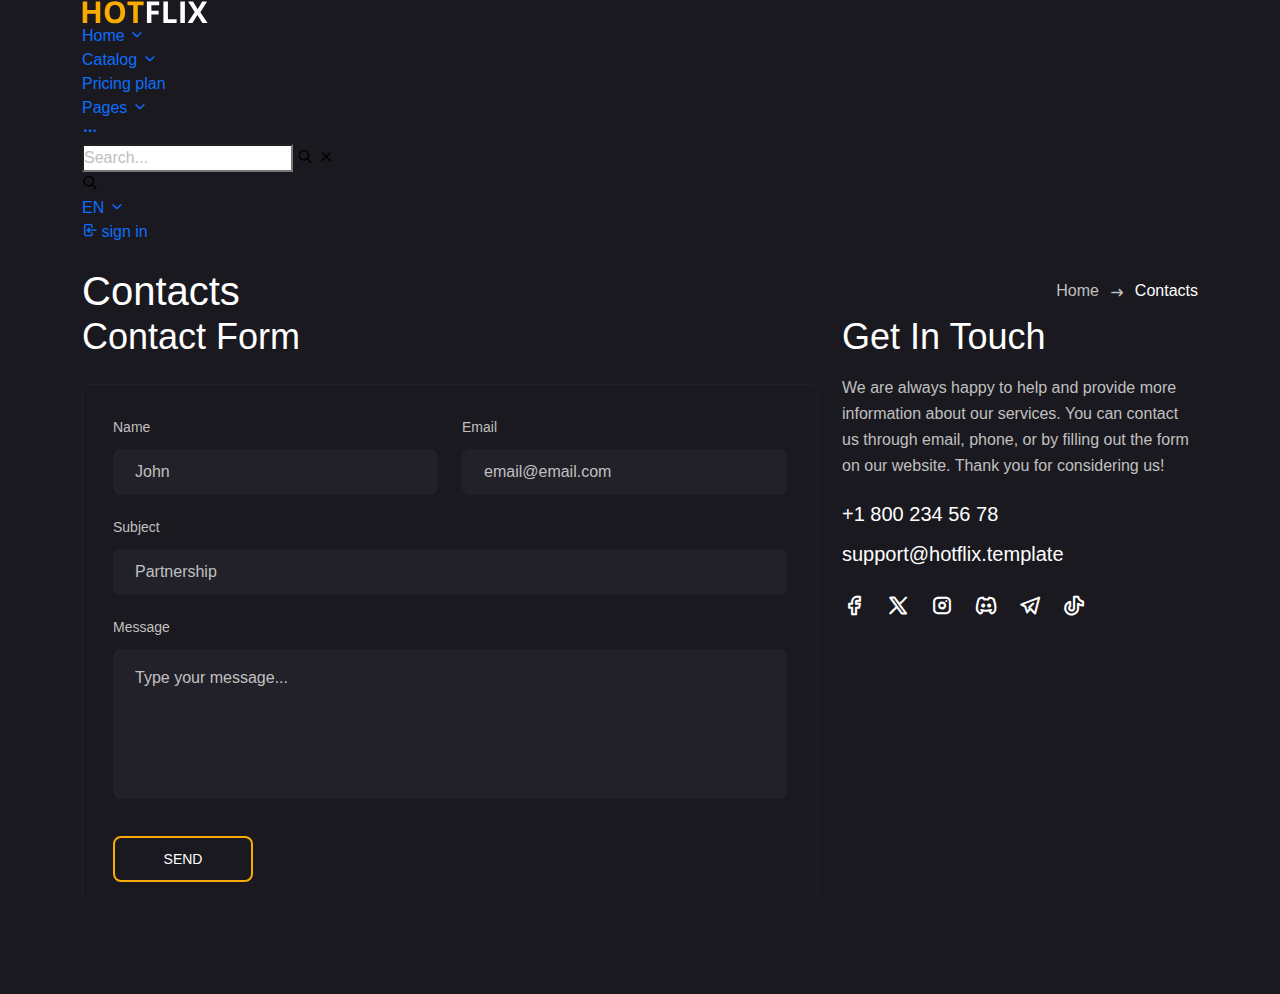
<file: contacts.html>
<!DOCTYPE html>
<html lang="en">

<!-- Mirrored from hotflix.volkovdesign.com/main/contacts.html by HTTrack Website Copier/3.x [XR&CO'2014], Fri, 06 Dec 2024 00:41:13 GMT -->
<head>
	<meta charset="utf-8">
	<meta name="viewport" content="width=device-width, initial-scale=1, shrink-to-fit=no">

	<!-- CSS -->
	<link rel="stylesheet" href="css/bootstrap.min.css">
	<link rel="stylesheet" href="css/splide.min.css">
	<link rel="stylesheet" href="css/slimselect.css">
	<link rel="stylesheet" href="css/plyr.css">
	<link rel="stylesheet" href="css/photoswipe.css">
	<link rel="stylesheet" href="css/default-skin.css">
	<link rel="stylesheet" href="css/main.css">

	<!-- Icon font -->
	<link rel="stylesheet" href="webfont/tabler-icons.min.css">

	<!-- Favicons -->
	<link rel="icon" type="image/png" href="icon/favicon-32x32.png" sizes="32x32">
	<link rel="apple-touch-icon" href="icon/favicon-32x32.png">

	<meta name="description" content="Online Movies, TV Shows & Cinema HTML Template">
	<meta name="keywords" content="">
	<meta name="author" content="Dmitry Volkov">
	<title>HotFlix – Online Movies, TV Shows & Cinema HTML Template</title>
</head>

<body>
	<!-- header -->
	<header class="header">
		<div class="container">
			<div class="row">
				<div class="col-12">
					<div class="header__content">
						<!-- header logo -->
						<a href="index.html" class="header__logo">
							<img src="img/logo.svg" alt="">
						</a>
						<!-- end header logo -->

						<!-- header nav -->
						<ul class="header__nav">
							<!-- dropdown -->
							<li class="header__nav-item">
								<a class="header__nav-link" href="#" role="button" data-bs-toggle="dropdown" aria-expanded="false">Home <i class="ti ti-chevron-down"></i></a>

								<ul class="dropdown-menu header__dropdown-menu">
									<li><a href="index.html">Home style 1</a></li>
									<li><a href="index2.html">Home style 2</a></li>
									<li><a href="index3.html">Home style 3</a></li>
								</ul>
							</li>
							<!-- end dropdown -->

							<!-- dropdown -->
							<li class="header__nav-item">
								<a class="header__nav-link" href="#" role="button" data-bs-toggle="dropdown" aria-expanded="false">Catalog <i class="ti ti-chevron-down"></i></a>

								<ul class="dropdown-menu header__dropdown-menu">
									<li><a href="catalog.html">Catalog style 1</a></li>
									<li><a href="catalog2.html">Catalog style 2</a></li>
									<li><a href="details.html">Details Movie</a></li>
									<li><a href="details2.html">Details TV Series</a></li>
								</ul>
							</li>
							<!-- end dropdown -->

							<li class="header__nav-item">
								<a href="pricing.html" class="header__nav-link">Pricing plan</a>
							</li>

							<!-- dropdown -->
							<li class="header__nav-item">
								<a class="header__nav-link" href="#" role="button" data-bs-toggle="dropdown" aria-expanded="false">Pages <i class="ti ti-chevron-down"></i></a>

								<ul class="dropdown-menu header__dropdown-menu">
									<li><a href="about.html">About Us</a></li>
									<li><a href="profile.html">Profile</a></li>
									<li><a href="actor.html">Actor</a></li>
									<li><a href="contacts.html">Contacts</a></li>
									<li><a href="faq.html">Help center</a></li>
									<li><a href="privacy.html">Privacy policy</a></li>
									<li><a href="https://hotflix.volkovdesign.com/admin/index.html" target="_blank">Admin pages</a></li>
								</ul>
							</li>
							<!-- end dropdown -->

							<!-- dropdown -->
							<li class="header__nav-item">
								<a class="header__nav-link header__nav-link--more" href="#" role="button" data-bs-toggle="dropdown" aria-expanded="false"><i class="ti ti-dots"></i></a>

								<ul class="dropdown-menu header__dropdown-menu">
									<li><a href="signin.html">Sign in</a></li>
									<li><a href="signup.html">Sign up</a></li>
									<li><a href="forgot.html">Forgot password</a></li>
									<li><a href="404.html">404 Page</a></li>
								</ul>
							</li>
							<!-- end dropdown -->
						</ul>
						<!-- end header nav -->

						<!-- header auth -->
						<div class="header__auth">
							<form action="#" class="header__search">
								<input class="header__search-input" type="text" placeholder="Search...">
								<button class="header__search-button" type="button">
									<i class="ti ti-search"></i>
								</button>
								<button class="header__search-close" type="button">
									<i class="ti ti-x"></i>
								</button>
							</form>

							<button class="header__search-btn" type="button">
								<i class="ti ti-search"></i>
							</button>

							<!-- dropdown -->
							<div class="header__lang">
								<a class="header__nav-link" href="#" role="button" data-bs-toggle="dropdown" aria-expanded="false">EN <i class="ti ti-chevron-down"></i></a>

								<ul class="dropdown-menu header__dropdown-menu">
									<li><a href="#">English</a></li>
									<li><a href="#">Spanish</a></li>
									<li><a href="#">French</a></li>
								</ul>
							</div>
							<!-- end dropdown -->

							<a href="signin.html" class="header__sign-in">
								<i class="ti ti-login"></i>
								<span>sign in</span>
							</a>
						</div>
						<!-- end header auth -->

						<!-- header menu btn -->
						<button class="header__btn" type="button">
							<span></span>
							<span></span>
							<span></span>
						</button>
						<!-- end header menu btn -->
					</div>
				</div>
			</div>
		</div>
	</header>
	<!-- end header -->

	<!-- page title -->
	<section class="section section--first">
		<div class="container">
			<div class="row">
				<div class="col-12">
					<div class="section__wrap">
						<!-- section title -->
						<h1 class="section__title section__title--head">Contacts</h1>
						<!-- end section title -->

						<!-- breadcrumbs -->
						<ul class="breadcrumbs">
							<li class="breadcrumbs__item"><a href="index.html">Home</a></li>
							<li class="breadcrumbs__item breadcrumbs__item--active">Contacts</li>
						</ul>
						<!-- end breadcrumbs -->
					</div>
				</div>
			</div>
		</div>
	</section>
	<!-- end page title -->

	<!-- contacts -->
	<section class="section">
		<div class="container">
			<div class="row">
				<div class="col-12 col-xl-8">
					<div class="row">
						<!-- section title -->
						<div class="col-12">
							<h2 class="section__title">Contact Form</h2>
						</div>
						<!-- end section title -->

						<div class="col-12">
							<form action="#" class="sign__form sign__form--full">
								<div class="row">
									<div class="col-12 col-xl-6">
										<div class="sign__group">
											<label class="sign__label" for="firstname">Name</label>
											<input id="firstname" type="text" name="firstname" class="sign__input" placeholder="John">
										</div>
									</div>

									<div class="col-12 col-xl-6">
										<div class="sign__group">
											<label class="sign__label" for="email">Email</label>
											<input id="email" type="text" name="email" class="sign__input" placeholder="email@email.com">
										</div>
									</div>

									<div class="col-12">
										<div class="sign__group">
											<label class="sign__label" for="subject">Subject</label>
											<input id="subject" type="text" name="subject" class="sign__input" placeholder="Partnership">
										</div>
									</div>

									<div class="col-12">
										<div class="sign__group">
											<label class="sign__label" for="message">Message</label>
											<textarea id="message" name="message" class="sign__textarea" placeholder="Type your message..."></textarea>
										</div>
									</div>

									<div class="col-12">
										<button type="button" class="sign__btn sign__btn--small">Send</button>
									</div>
								</div>
							</form>
						</div>
					</div>
				</div>
				
				<div class="col-12 col-md-6 col-xl-4">
					<div class="row">
						<!-- contacts -->
						<div class="col-12">
							<h2 class="section__title section__title--mt">Get In Touch</h2>

							<p class="section__text">We are always happy to help and provide more information about our services. You can contact us through email, phone, or by filling out the form on our website. Thank you for considering us!</p>

							<ul class="contacts__list">
								<li><a href="tel:+18002345678">+1 800 234 56 78</a></li>
								<li><a href="mailto:support@hotflix.com">support@hotflix.template</a></li>
							</ul>

							<div class="contacts__social">
								<a href="#"><i class="ti ti-brand-facebook"></i></a>
								<a href="#"><i class="ti ti-brand-x"></i></a>
								<a href="https://www.instagram.com/volkov_des1gn/" target="_blank"><i class="ti ti-brand-instagram"></i></a>
								<a href="#"><i class="ti ti-brand-discord"></i></a>
								<a href="#"><i class="ti ti-brand-telegram"></i></a>
								<a href="#"><i class="ti ti-brand-tiktok"></i></a>
							</div>
						</div>
						<!-- end contacts -->
					</div>
				</div>
			</div>
		</div>
	</section>
	<!-- end contacts -->

	<!-- footer -->
	<footer class="footer">
		<div class="container">
			<div class="row">
				<div class="col-12">
					<div class="footer__content">
						<a href="index.html" class="footer__logo">
							<img src="img/logo.svg" alt="">
						</a>

						<span class="footer__copyright">© HOTFLIX, 2019—2024 <br> Create by <a href="https://themeforest.net/user/dmitryvolkov/portfolio" target="_blank">Dmitry Volkov</a></span>

						<nav class="footer__nav">
							<a href="about.html">About Us</a>
							<a href="contacts.html">Contacts</a>
							<a href="privacy.html">Privacy policy</a>
						</nav>

						<button class="footer__back" type="button">
							<i class="ti ti-arrow-narrow-up"></i>
						</button>
					</div>
				</div>
			</div>
		</div>
	</footer>
	<!-- end footer -->

	<!-- JS -->
	<script src="js/bootstrap.bundle.min.js"></script>
	<script src="js/splide.min.js"></script>
	<script src="js/slimselect.min.js"></script>
	<script src="js/smooth-scrollbar.js"></script>
	<script src="js/plyr.min.js"></script>
	<script src="js/photoswipe.min.js"></script>
	<script src="js/photoswipe-ui-default.min.js"></script>
	<script src="js/main.js"></script>
</body>

<!-- Mirrored from hotflix.volkovdesign.com/main/contacts.html by HTTrack Website Copier/3.x [XR&CO'2014], Fri, 06 Dec 2024 00:41:13 GMT -->
</html>
</file>
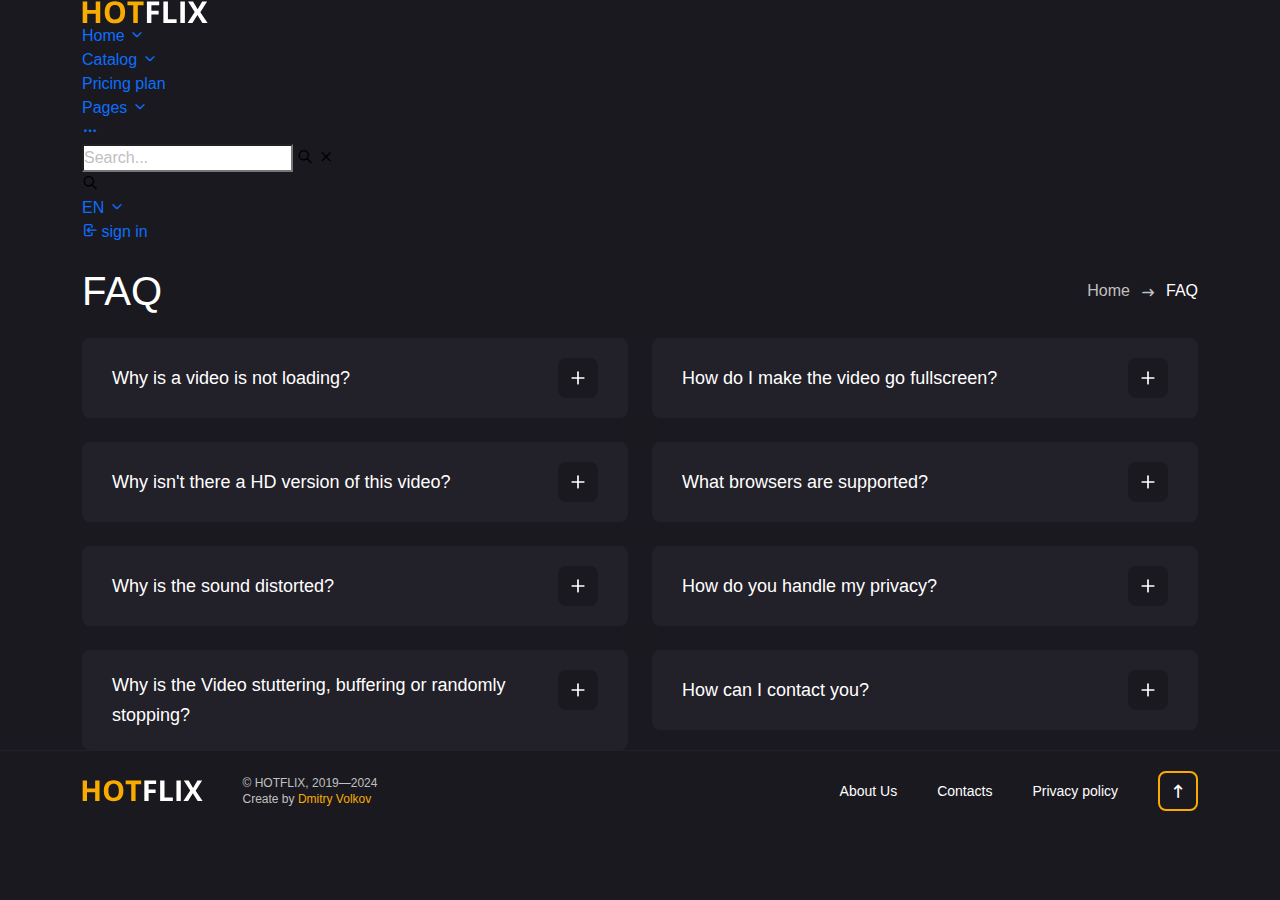
<file: faq.html>
<!DOCTYPE html>
<html lang="en">

<!-- Mirrored from hotflix.volkovdesign.com/main/faq.html by HTTrack Website Copier/3.x [XR&CO'2014], Fri, 06 Dec 2024 00:41:13 GMT -->
<head>
	<meta charset="utf-8">
	<meta name="viewport" content="width=device-width, initial-scale=1, shrink-to-fit=no">

	<!-- CSS -->
	<link rel="stylesheet" href="css/bootstrap.min.css">
	<link rel="stylesheet" href="css/splide.min.css">
	<link rel="stylesheet" href="css/slimselect.css">
	<link rel="stylesheet" href="css/plyr.css">
	<link rel="stylesheet" href="css/photoswipe.css">
	<link rel="stylesheet" href="css/default-skin.css">
	<link rel="stylesheet" href="css/main.css">

	<!-- Icon font -->
	<link rel="stylesheet" href="webfont/tabler-icons.min.css">

	<!-- Favicons -->
	<link rel="icon" type="image/png" href="icon/favicon-32x32.png" sizes="32x32">
	<link rel="apple-touch-icon" href="icon/favicon-32x32.png">

	<meta name="description" content="Online Movies, TV Shows & Cinema HTML Template">
	<meta name="keywords" content="">
	<meta name="author" content="Dmitry Volkov">
	<title>HotFlix – Online Movies, TV Shows & Cinema HTML Template</title>
</head>

<body>
	<!-- header -->
	<header class="header">
		<div class="container">
			<div class="row">
				<div class="col-12">
					<div class="header__content">
						<!-- header logo -->
						<a href="index.html" class="header__logo">
							<img src="img/logo.svg" alt="">
						</a>
						<!-- end header logo -->

						<!-- header nav -->
						<ul class="header__nav">
							<!-- dropdown -->
							<li class="header__nav-item">
								<a class="header__nav-link" href="#" role="button" data-bs-toggle="dropdown" aria-expanded="false">Home <i class="ti ti-chevron-down"></i></a>

								<ul class="dropdown-menu header__dropdown-menu">
									<li><a href="index.html">Home style 1</a></li>
									<li><a href="index2.html">Home style 2</a></li>
									<li><a href="index3.html">Home style 3</a></li>
								</ul>
							</li>
							<!-- end dropdown -->

							<!-- dropdown -->
							<li class="header__nav-item">
								<a class="header__nav-link" href="#" role="button" data-bs-toggle="dropdown" aria-expanded="false">Catalog <i class="ti ti-chevron-down"></i></a>

								<ul class="dropdown-menu header__dropdown-menu">
									<li><a href="catalog.html">Catalog style 1</a></li>
									<li><a href="catalog2.html">Catalog style 2</a></li>
									<li><a href="details.html">Details Movie</a></li>
									<li><a href="details2.html">Details TV Series</a></li>
								</ul>
							</li>
							<!-- end dropdown -->

							<li class="header__nav-item">
								<a href="pricing.html" class="header__nav-link">Pricing plan</a>
							</li>

							<!-- dropdown -->
							<li class="header__nav-item">
								<a class="header__nav-link" href="#" role="button" data-bs-toggle="dropdown" aria-expanded="false">Pages <i class="ti ti-chevron-down"></i></a>

								<ul class="dropdown-menu header__dropdown-menu">
									<li><a href="about.html">About Us</a></li>
									<li><a href="profile.html">Profile</a></li>
									<li><a href="actor.html">Actor</a></li>
									<li><a href="contacts.html">Contacts</a></li>
									<li><a href="faq.html">Help center</a></li>
									<li><a href="privacy.html">Privacy policy</a></li>
									<li><a href="https://hotflix.volkovdesign.com/admin/index.html" target="_blank">Admin pages</a></li>
								</ul>
							</li>
							<!-- end dropdown -->

							<!-- dropdown -->
							<li class="header__nav-item">
								<a class="header__nav-link header__nav-link--more" href="#" role="button" data-bs-toggle="dropdown" aria-expanded="false"><i class="ti ti-dots"></i></a>

								<ul class="dropdown-menu header__dropdown-menu">
									<li><a href="signin.html">Sign in</a></li>
									<li><a href="signup.html">Sign up</a></li>
									<li><a href="forgot.html">Forgot password</a></li>
									<li><a href="404.html">404 Page</a></li>
								</ul>
							</li>
							<!-- end dropdown -->
						</ul>
						<!-- end header nav -->

						<!-- header auth -->
						<div class="header__auth">
							<form action="#" class="header__search">
								<input class="header__search-input" type="text" placeholder="Search...">
								<button class="header__search-button" type="button">
									<i class="ti ti-search"></i>
								</button>
								<button class="header__search-close" type="button">
									<i class="ti ti-x"></i>
								</button>
							</form>

							<button class="header__search-btn" type="button">
								<i class="ti ti-search"></i>
							</button>

							<!-- dropdown -->
							<div class="header__lang">
								<a class="header__nav-link" href="#" role="button" data-bs-toggle="dropdown" aria-expanded="false">EN <i class="ti ti-chevron-down"></i></a>

								<ul class="dropdown-menu header__dropdown-menu">
									<li><a href="#">English</a></li>
									<li><a href="#">Spanish</a></li>
									<li><a href="#">French</a></li>
								</ul>
							</div>
							<!-- end dropdown -->

							<a href="signin.html" class="header__sign-in">
								<i class="ti ti-login"></i>
								<span>sign in</span>
							</a>
						</div>
						<!-- end header auth -->

						<!-- header menu btn -->
						<button class="header__btn" type="button">
							<span></span>
							<span></span>
							<span></span>
						</button>
						<!-- end header menu btn -->
					</div>
				</div>
			</div>
		</div>
	</header>
	<!-- end header -->

	<!-- page title -->
	<section class="section section--first">
		<div class="container">
			<div class="row">
				<div class="col-12">
					<div class="section__wrap">
						<!-- section title -->
						<h1 class="section__title section__title--head">FAQ</h1>
						<!-- end section title -->

						<!-- breadcrumbs -->
						<ul class="breadcrumbs">
							<li class="breadcrumbs__item"><a href="index.html">Home</a></li>
							<li class="breadcrumbs__item breadcrumbs__item--active">FAQ</li>
						</ul>
						<!-- end breadcrumbs -->
					</div>
				</div>
			</div>
		</div>
	</section>
	<!-- end page title -->

	<!-- faq -->
	<section class="section section--notitle">
		<div class="container">
			<div class="row">
				<!-- accordion -->
				<div class="col-12">
					<div class="accordion" id="accordion">
						<div class="row">
							<div class="col-12 col-xl-6">
								<div class="accordion__card">
									<button class="collapsed" type="button" data-bs-toggle="collapse" data-bs-target="#collapse1" aria-expanded="false" aria-controls="collapse1">
										Why is a video is not loading?
										<span>
											<svg xmlns="http://www.w3.org/2000/svg" viewBox="0 0 24 24"><path d="M19,11H5a1,1,0,0,0,0,2H19a1,1,0,0,0,0-2Z"/></svg>
											<svg xmlns="http://www.w3.org/2000/svg" viewBox="0 0 24 24"><path d="M19,11H5a1,1,0,0,0,0,2H19a1,1,0,0,0,0-2Z"/></svg>
										</span>
									</button>

									<div id="collapse1" class="collapse" data-bs-parent="#accordion">
										<p>It is a long established fact that a reader will be distracted by the readable content of a page <b>when looking at its layout</b>. The point of using Lorem Ipsum is that it has a more-or-less normal distribution of letters, as opposed to using 'Content here, content here', making it look like readable English.</p>
									</div>
								</div>

								<div class="accordion__card">
									<button class="collapsed" type="button" data-bs-toggle="collapse" data-bs-target="#collapse2" aria-expanded="false" aria-controls="collapse2">
										Why isn't there a HD version of this video?
										<span>
											<svg xmlns="http://www.w3.org/2000/svg" viewBox="0 0 24 24"><path d="M19,11H5a1,1,0,0,0,0,2H19a1,1,0,0,0,0-2Z"/></svg>
											<svg xmlns="http://www.w3.org/2000/svg" viewBox="0 0 24 24"><path d="M19,11H5a1,1,0,0,0,0,2H19a1,1,0,0,0,0-2Z"/></svg>
										</span>
									</button>

									<div id="collapse2" class="collapse" data-bs-parent="#accordion">
										<p>Many desktop publishing packages and web page editors now use Lorem Ipsum as their default model text, and a search for 'lorem ipsum' will uncover many web sites still in their infancy. Various versions have evolved over the years, sometimes by accident, sometimes on purpose (injected humour and the like).</p>
									</div>
								</div>

								<div class="accordion__card">
									<button class="collapsed" type="button" data-bs-toggle="collapse" data-bs-target="#collapse3" aria-expanded="false" aria-controls="collapse3">
										Why is the sound distorted?
										<span>
											<svg xmlns="http://www.w3.org/2000/svg" viewBox="0 0 24 24"><path d="M19,11H5a1,1,0,0,0,0,2H19a1,1,0,0,0,0-2Z"/></svg>
											<svg xmlns="http://www.w3.org/2000/svg" viewBox="0 0 24 24"><path d="M19,11H5a1,1,0,0,0,0,2H19a1,1,0,0,0,0-2Z"/></svg>
										</span>
									</button>

									<div id="collapse3" class="collapse" data-bs-parent="#accordion">
										<p>There are many variations of passages of Lorem Ipsum available, but the majority have suffered alteration in some form, by injected humour, or randomised words which don't look even slightly believable.</p>
									</div>
								</div>

								<div class="accordion__card">
									<button class="collapsed" type="button" data-bs-toggle="collapse" data-bs-target="#collapse4" aria-expanded="false" aria-controls="collapse4">
										Why is the Video stuttering, buffering or randomly stopping?
										<span>
											<svg xmlns="http://www.w3.org/2000/svg" viewBox="0 0 24 24"><path d="M19,11H5a1,1,0,0,0,0,2H19a1,1,0,0,0,0-2Z"/></svg>
											<svg xmlns="http://www.w3.org/2000/svg" viewBox="0 0 24 24"><path d="M19,11H5a1,1,0,0,0,0,2H19a1,1,0,0,0,0-2Z"/></svg>
										</span>
									</button>

									<div id="collapse4" class="collapse" data-bs-parent="#accordion">
										<p>If you are going to use a passage of Lorem Ipsum, you need to be sure there isn't anything embarrassing hidden in the middle of text. All the Lorem Ipsum generators on the Internet tend to repeat predefined chunks as necessary, making this the first true generator on the Internet.</p>
									</div>
								</div>
							</div>

							<div class="col-12 col-xl-6">
								<div class="accordion__card">
									<button class="collapsed" type="button" data-bs-toggle="collapse" data-bs-target="#collapse5" aria-expanded="false" aria-controls="collapse5">
										How do I make the video go fullscreen?
										<span>
											<svg xmlns="http://www.w3.org/2000/svg" viewBox="0 0 24 24"><path d="M19,11H5a1,1,0,0,0,0,2H19a1,1,0,0,0,0-2Z"/></svg>
											<svg xmlns="http://www.w3.org/2000/svg" viewBox="0 0 24 24"><path d="M19,11H5a1,1,0,0,0,0,2H19a1,1,0,0,0,0-2Z"/></svg>
										</span>
									</button>

									<div id="collapse5" class="collapse" data-bs-parent="#accordion">
										<p>If you are going to use a passage of Lorem Ipsum, you need to be sure there isn't anything embarrassing hidden in the middle of text. All the Lorem Ipsum generators on the Internet tend to repeat predefined chunks as necessary, making this the first true generator on the Internet.</p>
									</div>
								</div>

								<div class="accordion__card">
									<button class="collapsed" type="button" data-bs-toggle="collapse" data-bs-target="#collapse6" aria-expanded="false" aria-controls="collapse6">
										What browsers are supported?
										<span>
											<svg xmlns="http://www.w3.org/2000/svg" viewBox="0 0 24 24"><path d="M19,11H5a1,1,0,0,0,0,2H19a1,1,0,0,0,0-2Z"/></svg>
											<svg xmlns="http://www.w3.org/2000/svg" viewBox="0 0 24 24"><path d="M19,11H5a1,1,0,0,0,0,2H19a1,1,0,0,0,0-2Z"/></svg>
										</span>
									</button>

									<div id="collapse6" class="collapse" data-bs-parent="#accordion">
										<p>It uses a dictionary of over 200 Latin words, combined with a handful of model sentence structures, to generate Lorem Ipsum which looks reasonable. The generated Lorem Ipsum is therefore always free from repetition, injected humour, or non-characteristic words etc.</p>
									</div>
								</div>

								<div class="accordion__card">
									<button class="collapsed" type="button" data-bs-toggle="collapse" data-bs-target="#collapse7" aria-expanded="false" aria-controls="collapse7">
										How do you handle my privacy?
										<span>
											<svg xmlns="http://www.w3.org/2000/svg" viewBox="0 0 24 24"><path d="M19,11H5a1,1,0,0,0,0,2H19a1,1,0,0,0,0-2Z"/></svg>
											<svg xmlns="http://www.w3.org/2000/svg" viewBox="0 0 24 24"><path d="M19,11H5a1,1,0,0,0,0,2H19a1,1,0,0,0,0-2Z"/></svg>
										</span>
									</button>

									<div id="collapse7" class="collapse" data-bs-parent="#accordion">
										<p>Many desktop publishing packages and web page editors now use Lorem Ipsum as their default model text, and a search for 'lorem ipsum' will uncover many web sites still in their infancy. Various versions have evolved over the years, sometimes by accident, sometimes on purpose (injected humour and the like).</p>
									</div>
								</div>

								<div class="accordion__card">
									<button class="collapsed" type="button" data-bs-toggle="collapse" data-bs-target="#collapse8" aria-expanded="false" aria-controls="collapse8">
										How can I contact you?
										<span>
											<svg xmlns="http://www.w3.org/2000/svg" viewBox="0 0 24 24"><path d="M19,11H5a1,1,0,0,0,0,2H19a1,1,0,0,0,0-2Z"/></svg>
											<svg xmlns="http://www.w3.org/2000/svg" viewBox="0 0 24 24"><path d="M19,11H5a1,1,0,0,0,0,2H19a1,1,0,0,0,0-2Z"/></svg>
										</span>
									</button>

									<div id="collapse8" class="collapse" data-bs-parent="#accordion">
										<p>Many desktop publishing packages and web page editors now use Lorem Ipsum as their default model text, and a search for 'lorem ipsum' will uncover many web sites still in their infancy. Various versions have evolved over the years, sometimes by accident, sometimes on purpose (injected humour and the like).</p>
									</div>
								</div>
							</div>
						</div>
					</div>
				</div>
				<!-- end accordion -->
			</div>
		</div>
	</section>
	<!-- end faq -->

	<!-- footer -->
	<footer class="footer">
		<div class="container">
			<div class="row">
				<div class="col-12">
					<div class="footer__content">
						<a href="index.html" class="footer__logo">
							<img src="img/logo.svg" alt="">
						</a>

						<span class="footer__copyright">© HOTFLIX, 2019—2024 <br> Create by <a href="https://themeforest.net/user/dmitryvolkov/portfolio" target="_blank">Dmitry Volkov</a></span>

						<nav class="footer__nav">
							<a href="about.html">About Us</a>
							<a href="contacts.html">Contacts</a>
							<a href="privacy.html">Privacy policy</a>
						</nav>

						<button class="footer__back" type="button">
							<i class="ti ti-arrow-narrow-up"></i>
						</button>
					</div>
				</div>
			</div>
		</div>
	</footer>
	<!-- end footer -->

	<!-- JS -->
	<script src="js/bootstrap.bundle.min.js"></script>
	<script src="js/splide.min.js"></script>
	<script src="js/slimselect.min.js"></script>
	<script src="js/smooth-scrollbar.js"></script>
	<script src="js/plyr.min.js"></script>
	<script src="js/photoswipe.min.js"></script>
	<script src="js/photoswipe-ui-default.min.js"></script>
	<script src="js/main.js"></script>
</body>

<!-- Mirrored from hotflix.volkovdesign.com/main/faq.html by HTTrack Website Copier/3.x [XR&CO'2014], Fri, 06 Dec 2024 00:41:13 GMT -->
</html>
</file>
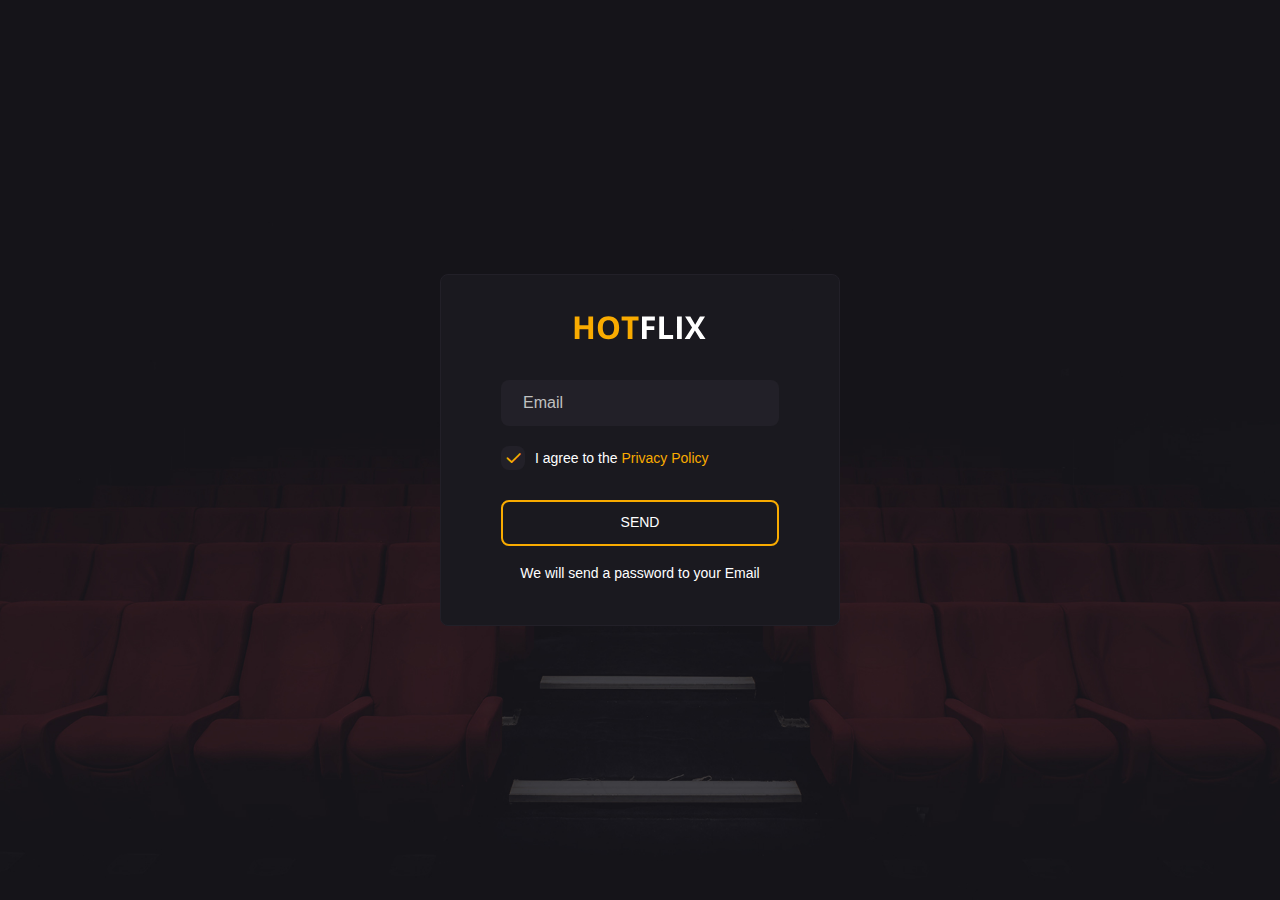
<file: forgot.html>
<!DOCTYPE html>
<html lang="en">

<!-- Mirrored from hotflix.volkovdesign.com/main/forgot.html by HTTrack Website Copier/3.x [XR&CO'2014], Fri, 06 Dec 2024 00:41:14 GMT -->
<head>
	<meta charset="utf-8">
	<meta name="viewport" content="width=device-width, initial-scale=1, shrink-to-fit=no">

	<!-- CSS -->
	<link rel="stylesheet" href="css/bootstrap.min.css">
	<link rel="stylesheet" href="css/splide.min.css">
	<link rel="stylesheet" href="css/slimselect.css">
	<link rel="stylesheet" href="css/plyr.css">
	<link rel="stylesheet" href="css/photoswipe.css">
	<link rel="stylesheet" href="css/default-skin.css">
	<link rel="stylesheet" href="css/main.css">

	<!-- Icon font -->
	<link rel="stylesheet" href="webfont/tabler-icons.min.css">

	<!-- Favicons -->
	<link rel="icon" type="image/png" href="icon/favicon-32x32.png" sizes="32x32">
	<link rel="apple-touch-icon" href="icon/favicon-32x32.png">

	<meta name="description" content="Online Movies, TV Shows & Cinema HTML Template">
	<meta name="keywords" content="">
	<meta name="author" content="Dmitry Volkov">
	<title>HotFlix – Online Movies, TV Shows & Cinema HTML Template</title>
</head>

<body>
	<div class="sign section--bg" data-bg="img/bg/section__bg.jpg">
		<div class="container">
			<div class="row">
				<div class="col-12">
					<div class="sign__content">
						<!-- forgot form -->
						<form action="#" class="sign__form">
							<a href="index.html" class="sign__logo">
								<img src="img/logo.svg" alt="">
							</a>

							<div class="sign__group">
								<input type="text" class="sign__input" placeholder="Email">
							</div>

							<div class="sign__group sign__group--checkbox">
								<input id="remember" name="remember" type="checkbox" checked="checked">
								<label for="remember">I agree to the <a href="privacy.html">Privacy Policy</a></label>
							</div>

							<button class="sign__btn" type="button">Send</button>

							<span class="sign__text">We will send a password to your Email</span>
						</form>
						<!-- end forgot form -->
					</div>
				</div>
			</div>
		</div>
	</div>

	<!-- JS -->
	<script src="js/bootstrap.bundle.min.js"></script>
	<script src="js/splide.min.js"></script>
	<script src="js/slimselect.min.js"></script>
	<script src="js/smooth-scrollbar.js"></script>
	<script src="js/plyr.min.js"></script>
	<script src="js/photoswipe.min.js"></script>
	<script src="js/photoswipe-ui-default.min.js"></script>
	<script src="js/main.js"></script>
</body>

<!-- Mirrored from hotflix.volkovdesign.com/main/forgot.html by HTTrack Website Copier/3.x [XR&CO'2014], Fri, 06 Dec 2024 00:41:14 GMT -->
</html>
</file>
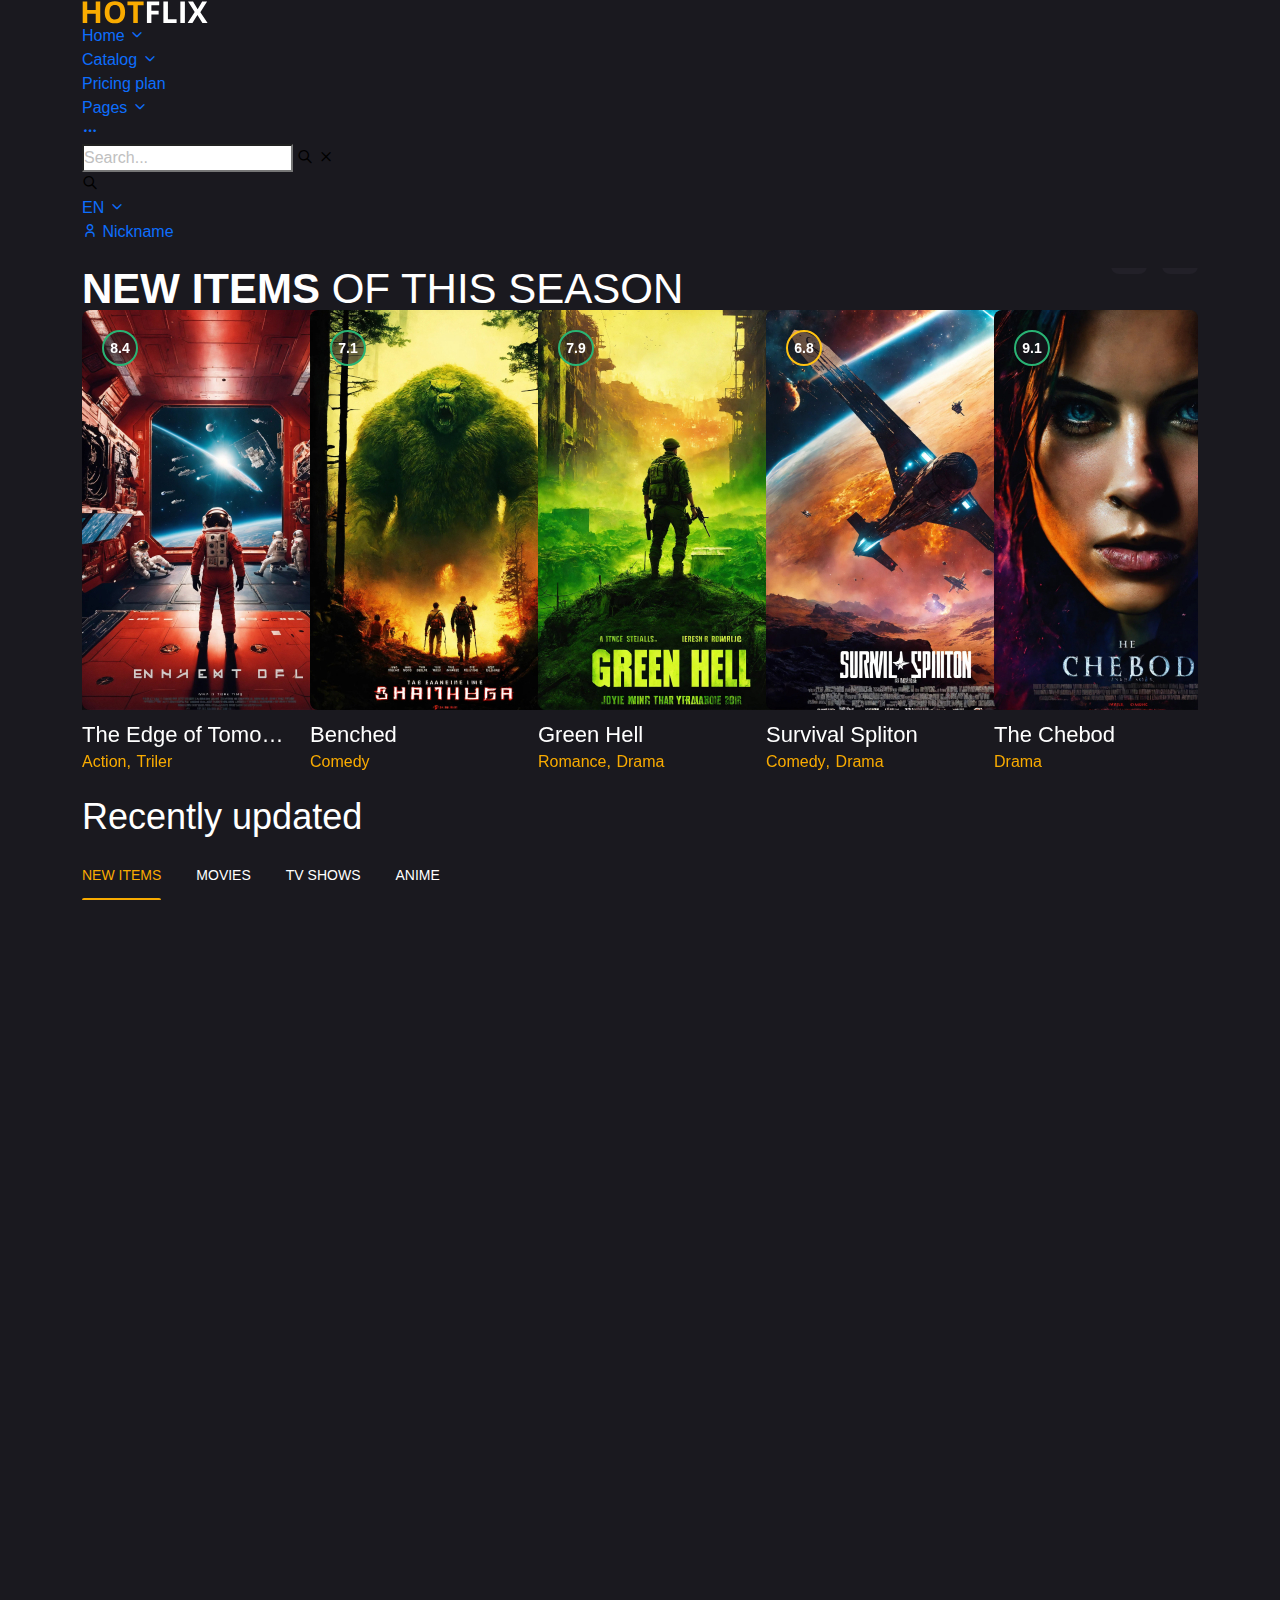
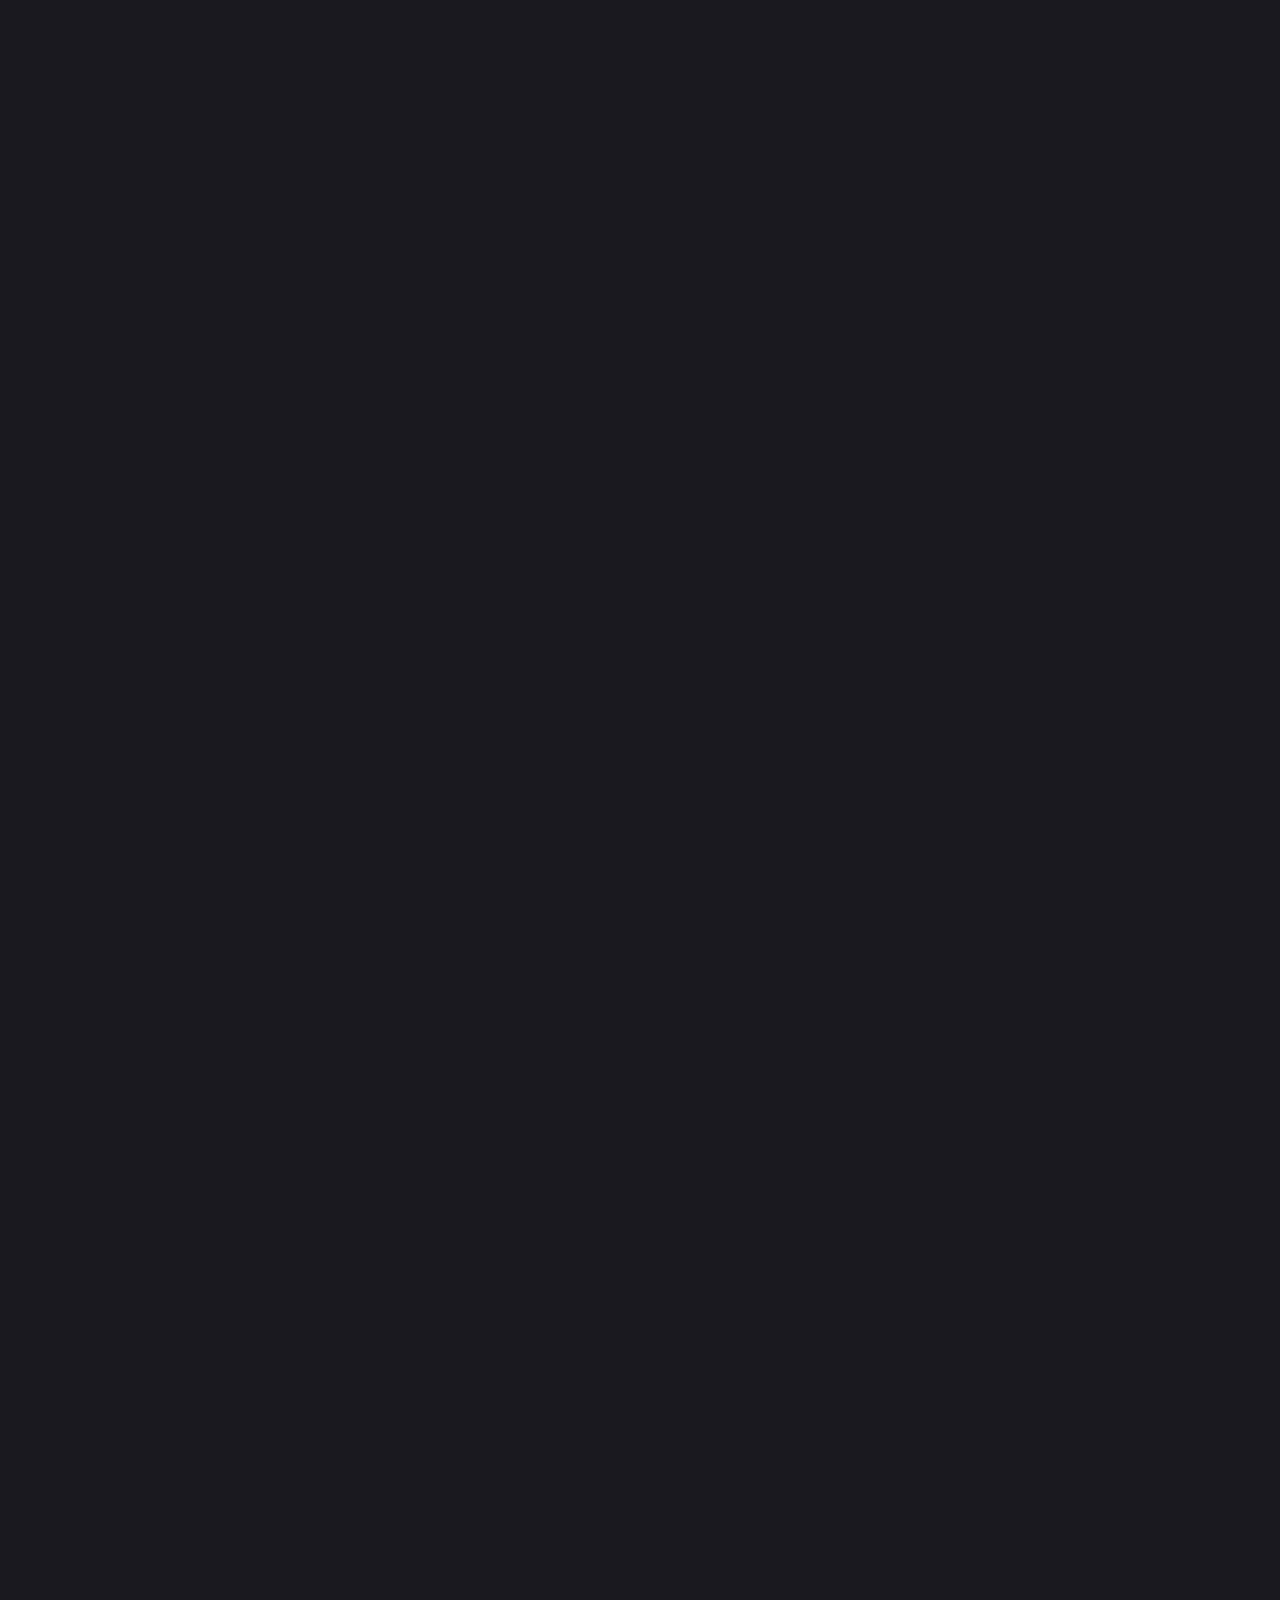
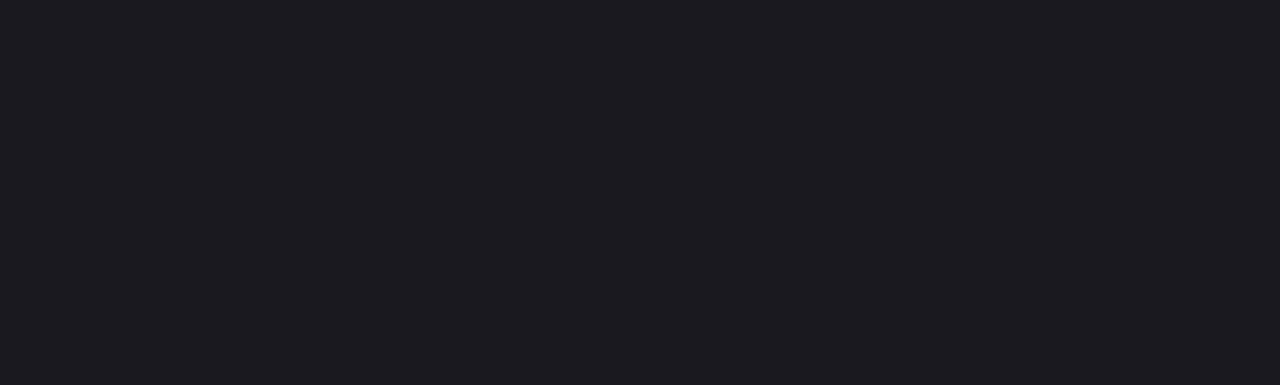
<file: index1.html>
<!DOCTYPE html>
<html lang="en">

<!-- Mirrored from hotflix.volkovdesign.com/main/index.html by HTTrack Website Copier/3.x [XR&CO'2014], Fri, 06 Dec 2024 00:41:03 GMT -->
<head>
	<meta charset="utf-8">
	<meta name="viewport" content="width=device-width, initial-scale=1, shrink-to-fit=no">

	<!-- CSS -->
	<link rel="stylesheet" href="css/bootstrap.min.css">
	<link rel="stylesheet" href="css/splide.min.css">
	<link rel="stylesheet" href="css/slimselect.css">
	<link rel="stylesheet" href="css/plyr.css">
	<link rel="stylesheet" href="css/photoswipe.css">
	<link rel="stylesheet" href="css/default-skin.css">
	<link rel="stylesheet" href="css/main.css">

	<!-- Icon font -->
	<link rel="stylesheet" href="webfont/tabler-icons.min.css">

	<!-- Favicons -->
	<link rel="icon" type="image/png" href="icon/favicon-32x32.png" sizes="32x32">
	<link rel="apple-touch-icon" href="icon/favicon-32x32.png">

	<meta name="description" content="Online Movies, TV Shows & Cinema HTML Template">
	<meta name="keywords" content="">
	<meta name="author" content="Dmitry Volkov">
	<title>HotFlix – Online Movies, TV Shows & Cinema HTML Template</title>
</head>

<body>
	<!-- header -->
	<header class="header">
		<div class="container">
			<div class="row">
				<div class="col-12">
					<div class="header__content">
						<!-- header logo -->
						<a href="index.html" class="header__logo">
							<img src="img/logo.svg" alt="">
						</a>
						<!-- end header logo -->

						<!-- header nav -->
						<ul class="header__nav">
							<!-- dropdown -->
							<li class="header__nav-item">
								<a class="header__nav-link" href="#" role="button" data-bs-toggle="dropdown" aria-expanded="false">Home <i class="ti ti-chevron-down"></i></a>

								<ul class="dropdown-menu header__dropdown-menu">
									<li><a href="index.html">Home style 1</a></li>
									<li><a href="index2.html">Home style 2</a></li>
									<li><a href="index3.html">Home style 3</a></li>
								</ul>
							</li>
							<!-- end dropdown -->

							<!-- dropdown -->
							<li class="header__nav-item">
								<a class="header__nav-link" href="#" role="button" data-bs-toggle="dropdown" aria-expanded="false">Catalog <i class="ti ti-chevron-down"></i></a>

								<ul class="dropdown-menu header__dropdown-menu">
									<li><a href="catalog.html">Catalog style 1</a></li>
									<li><a href="catalog2.html">Catalog style 2</a></li>
									<li><a href="details.html">Details Movie</a></li>
									<li><a href="details2.html">Details TV Series</a></li>
								</ul>
							</li>
							<!-- end dropdown -->

							<li class="header__nav-item">
								<a href="pricing.html" class="header__nav-link">Pricing plan</a>
							</li>

							<!-- dropdown -->
							<li class="header__nav-item">
								<a class="header__nav-link" href="#" role="button" data-bs-toggle="dropdown" aria-expanded="false">Pages <i class="ti ti-chevron-down"></i></a>

								<ul class="dropdown-menu header__dropdown-menu">
									<li><a href="about.html">About Us</a></li>
									<li><a href="profile.html">Profile</a></li>
									<li><a href="actor.html">Actor</a></li>
									<li><a href="contacts.html">Contacts</a></li>
									<li><a href="faq.html">Help center</a></li>
									<li><a href="privacy.html">Privacy policy</a></li>
									<li><a href="https://hotflix.volkovdesign.com/admin/index.html" target="_blank">Admin pages</a></li>
								</ul>
							</li>
							<!-- end dropdown -->

							<!-- dropdown -->
							<li class="header__nav-item">
								<a class="header__nav-link header__nav-link--more" href="#" role="button" data-bs-toggle="dropdown" aria-expanded="false"><i class="ti ti-dots"></i></a>

								<ul class="dropdown-menu header__dropdown-menu">
									<li><a href="signin.html">Sign in</a></li>
									<li><a href="signup.html">Sign up</a></li>
									<li><a href="forgot.html">Forgot password</a></li>
									<li><a href="404.html">404 Page</a></li>
								</ul>
							</li>
							<!-- end dropdown -->
						</ul>
						<!-- end header nav -->

						<!-- header auth -->
						<div class="header__auth">
							<form action="#" class="header__search">
								<input class="header__search-input" type="text" placeholder="Search...">
								<button class="header__search-button" type="button">
									<i class="ti ti-search"></i>
								</button>
								<button class="header__search-close" type="button">
									<i class="ti ti-x"></i>
								</button>
							</form>

							<button class="header__search-btn" type="button">
								<i class="ti ti-search"></i>
							</button>

							<!-- dropdown -->
							<div class="header__lang">
								<a class="header__nav-link" href="#" role="button" data-bs-toggle="dropdown" aria-expanded="false">EN <i class="ti ti-chevron-down"></i></a>

								<ul class="dropdown-menu header__dropdown-menu">
									<li><a href="#">English</a></li>
									<li><a href="#">Spanish</a></li>
									<li><a href="#">French</a></li>
								</ul>
							</div>
							<!-- end dropdown -->

							<!-- dropdown -->
							<div class="header__profile">
								<a class="header__sign-in header__sign-in--user" href="#" role="button" data-bs-toggle="dropdown" aria-expanded="false">
									<i class="ti ti-user"></i>
									<span>Nickname</span>
								</a>

								<ul class="dropdown-menu dropdown-menu-end header__dropdown-menu header__dropdown-menu--user">
									<li><a href="profile.html"><i class="ti ti-ghost"></i>Profile</a></li>
									<li><a href="profile.html"><i class="ti ti-stereo-glasses"></i>Subscription</a></li>
									<li><a href="profile.html"><i class="ti ti-bookmark"></i>Favorites</a></li>
									<li><a href="profile.html"><i class="ti ti-settings"></i>Settings</a></li>
									<li><a href="#"><i class="ti ti-logout"></i>Logout</a></li>
								</ul>
							</div>
							<!-- end dropdown -->
						</div>
						<!-- end header auth -->

						<!-- header menu btn -->
						<button class="header__btn" type="button">
							<span></span>
							<span></span>
							<span></span>
						</button>
						<!-- end header menu btn -->
					</div>
				</div>
			</div>
		</div>
	</header>
	<!-- end header -->

	<!-- home -->
	<section class="home">
		<div class="container">
			<div class="row">
				<!-- home title -->
				<div class="col-12">
					<h1 class="home__title"><b>NEW ITEMS</b> OF THIS SEASON</h1>
				</div>
				<!-- end home title -->

				<!-- home carousel -->
				<div class="col-12">
					<div class="home__carousel splide splide--home">
						<div class="splide__arrows">
							<button class="splide__arrow splide__arrow--prev" type="button">
								<i class="ti ti-chevron-left"></i>
							</button>
							<button class="splide__arrow splide__arrow--next" type="button">
								<i class="ti ti-chevron-right"></i>
							</button>
						</div>

						<div class="splide__track">
							<ul class="splide__list">
								<li class="splide__slide">
									<div class="item item--hero">
										<div class="item__cover">
											<img src="img/covers/cover12.jpg" alt="">
											<a href="details.html" class="item__play">
												<i class="ti ti-player-play-filled"></i>
											</a>
											<span class="item__rate item__rate--green">8.4</span>
											<button class="item__favorite" type="button"><i class="ti ti-bookmark"></i></button>
										</div>
										<div class="item__content">
											<h3 class="item__title"><a href="details.html">The Edge of Tomorrow</a></h3>
											<span class="item__category">
												<a href="#">Action</a>
												<a href="#">Triler</a>
											</span>
										</div>
									</div>
								</li>

								<li class="splide__slide">
									<div class="item item--hero">
										<div class="item__cover">
											<img src="img/covers/cover2.jpg" alt="">
											<a href="details.html" class="item__play">
												<i class="ti ti-player-play-filled"></i>
											</a>
											<span class="item__rate item__rate--green">7.1</span>
											<button class="item__favorite" type="button"><i class="ti ti-bookmark"></i></button>
										</div>
										<div class="item__content">
											<h3 class="item__title"><a href="details.html">Benched</a></h3>
											<span class="item__category">
												<a href="#">Comedy</a>
											</span>
										</div>
									</div>
								</li>

								<li class="splide__slide">
									<div class="item item--hero">
										<div class="item__cover">
											<img src="img/covers/cover8.jpg" alt="">
											<a href="details.html" class="item__play">
												<i class="ti ti-player-play-filled"></i>
											</a>
											<span class="item__rate item__rate--green">7.9</span>
											<button class="item__favorite" type="button"><i class="ti ti-bookmark"></i></button>
										</div>
										<div class="item__content">
											<h3 class="item__title"><a href="details.html">Green Hell</a></h3>
											<span class="item__category">
												<a href="#">Romance</a>
												<a href="#">Drama</a>
											</span>
										</div>
									</div>
								</li>

								<li class="splide__slide">
									<div class="item item--hero">
										<div class="item__cover">
											<img src="img/covers/cover9.jpg" alt="">
											<a href="details.html" class="item__play">
												<i class="ti ti-player-play-filled"></i>
											</a>
											<span class="item__rate item__rate--yellow">6.8</span>
											<button class="item__favorite" type="button"><i class="ti ti-bookmark"></i></button>
										</div>
										<div class="item__content">
											<h3 class="item__title"><a href="details.html">Survival Spliton</a></h3>
											<span class="item__category">
												<a href="#">Comedy</a>
												<a href="#">Drama</a>
											</span>
										</div>
									</div>
								</li>

								<li class="splide__slide">
									<div class="item item--hero">
										<div class="item__cover">
											<img src="img/covers/cover13.jpg" alt="">
											<a href="details.html" class="item__play">
												<i class="ti ti-player-play-filled"></i>
											</a>
											<span class="item__rate item__rate--green">9.1</span>
											<button class="item__favorite" type="button"><i class="ti ti-bookmark"></i></button>
										</div>
										<div class="item__content">
											<h3 class="item__title"><a href="details.html">The Chebod</a></h3>
											<span class="item__category">
												<a href="#">Drama</a>
											</span>
										</div>
									</div>
								</li>

								<li class="splide__slide">
									<div class="item item--hero">
										<div class="item__cover">
											<img src="img/covers/cover5.jpg" alt="">
											<a href="details.html" class="item__play">
												<i class="ti ti-player-play-filled"></i>
											</a>
											<span class="item__rate item__rate--yellow">6.7</span>
											<button class="item__favorite" type="button"><i class="ti ti-bookmark"></i></button>
										</div>
										<div class="item__content">
											<h3 class="item__title"><a href="details.html">Shadow</a></h3>
											<span class="item__category">
												<a href="#">Drama</a>
											</span>
										</div>
									</div>
								</li>
							</ul>
						</div>
					</div>
				</div>
				<!-- end home carousel -->
			</div>
		</div>
	</section>
	<!-- end home -->
	
	<!-- content -->
	<section class="content">
		<div class="content__head">
			<div class="container">
				<div class="row">
					<div class="col-12">
						<!-- content title -->
						<h2 class="content__title">Recently updated</h2>
						<!-- end content title -->

						<!-- content tabs nav -->
						<ul class="nav nav-tabs content__tabs" id="content__tabs" role="tablist">
							<li class="nav-item" role="presentation">
								<button id="1-tab" class="active" data-bs-toggle="tab" data-bs-target="#tab-1" type="button" role="tab" aria-controls="tab-1" aria-selected="true">New items</button>
							</li>

							<li class="nav-item" role="presentation">
								<button id="2-tab" data-bs-toggle="tab" data-bs-target="#tab-2" type="button" role="tab" aria-controls="tab-2" aria-selected="false">Movies</button>
							</li>

							<li class="nav-item" role="presentation">
								<button id="3-tab" data-bs-toggle="tab" data-bs-target="#tab-3" type="button" role="tab" aria-controls="tab-3" aria-selected="false">TV Shows</button>
							</li>

							<li class="nav-item" role="presentation">
								<button id="4-tab" data-bs-toggle="tab" data-bs-target="#tab-4" type="button" role="tab" aria-controls="tab-4" aria-selected="false">Anime</button>
							</li>
						</ul>
						<!-- end content tabs nav -->
					</div>
				</div>
			</div>
		</div>

		<div class="container">
			<!-- content tabs -->
			<div class="tab-content">
				<div class="tab-pane fade show active" id="tab-1" role="tabpanel" aria-labelledby="1-tab" tabindex="0">
					<div class="row">
						<!-- item -->
						<div class="col-6 col-sm-4 col-lg-3 col-xl-2">
							<div class="item">
								<div class="item__cover">
									<img src="img/covers/cover.jpg" alt="">
									<a href="details.html" class="item__play">
										<i class="ti ti-player-play-filled"></i>
									</a>
									<span class="item__rate item__rate--green">8.4</span>
									<button class="item__favorite" type="button"><i class="ti ti-bookmark"></i></button>
								</div>
								<div class="item__content">
									<h3 class="item__title"><a href="details.html">I Dream in Another Language</a></h3>
									<span class="item__category">
										<a href="#">Action</a>
										<a href="#">Triler</a>
									</span>
								</div>
							</div>
						</div>
						<!-- end item -->

						<!-- item -->
						<div class="col-6 col-sm-4 col-lg-3 col-xl-2">
							<div class="item">
								<div class="item__cover">
									<img src="img/covers/cover2.jpg" alt="">
									<a href="details.html" class="item__play">
										<i class="ti ti-player-play-filled"></i>
									</a>
									<span class="item__rate item__rate--green">7.1</span>
									<button class="item__favorite" type="button"><i class="ti ti-bookmark"></i></button>
								</div>
								<div class="item__content">
									<h3 class="item__title"><a href="details.html">Benched</a></h3>
									<span class="item__category">
										<a href="#">Comedy</a>
									</span>
								</div>
							</div>
						</div>
						<!-- end item -->

						<!-- item -->
						<div class="col-6 col-sm-4 col-lg-3 col-xl-2">
							<div class="item">
								<div class="item__cover">
									<img src="img/covers/cover3.jpg" alt="">
									<a href="details.html" class="item__play">
										<i class="ti ti-player-play-filled"></i>
									</a>
									<span class="item__rate item__rate--red">6.3</span>
									<button class="item__favorite" type="button"><i class="ti ti-bookmark"></i></button>
								</div>
								<div class="item__content">
									<h3 class="item__title"><a href="details.html">Whitney</a></h3>
									<span class="item__category">
										<a href="#">Romance</a>
										<a href="#">Drama</a>
										<a href="#">Music</a>
									</span>
								</div>
							</div>
						</div>
						<!-- end item -->

						<!-- item -->
						<div class="col-6 col-sm-4 col-lg-3 col-xl-2">
							<div class="item">
								<div class="item__cover">
									<img src="img/covers/cover4.jpg" alt="">
									<a href="details.html" class="item__play">
										<i class="ti ti-player-play-filled"></i>
									</a>
									<span class="item__rate item__rate--yellow">6.9</span>
									<button class="item__favorite" type="button"><i class="ti ti-bookmark"></i></button>
								</div>
								<div class="item__content">
									<h3 class="item__title"><a href="details.html">Blindspotting</a></h3>
									<span class="item__category">
										<a href="#">Comedy</a>
										<a href="#">Drama</a>
									</span>
								</div>
							</div>
						</div>
						<!-- end item -->

						<!-- item -->
						<div class="col-6 col-sm-4 col-lg-3 col-xl-2">
							<div class="item">
								<div class="item__cover">
									<img src="img/covers/cover5.jpg" alt="">
									<a href="details.html" class="item__play">
										<i class="ti ti-player-play-filled"></i>
									</a>
									<span class="item__rate item__rate--green">8.4</span>
									<button class="item__favorite" type="button"><i class="ti ti-bookmark"></i></button>
								</div>
								<div class="item__content">
									<h3 class="item__title"><a href="details.html">I Dream in Another Language</a></h3>
									<span class="item__category">
										<a href="#">Action</a>
										<a href="#">Triler</a>
									</span>
								</div>
							</div>
						</div>
						<!-- end item -->

						<!-- item -->
						<div class="col-6 col-sm-4 col-lg-3 col-xl-2">
							<div class="item">
								<div class="item__cover">
									<img src="img/covers/cover6.jpg" alt="">
									<a href="details.html" class="item__play">
										<i class="ti ti-player-play-filled"></i>
									</a>
									<span class="item__rate item__rate--green">7.1</span>
									<button class="item__favorite" type="button"><i class="ti ti-bookmark"></i></button>
								</div>
								<div class="item__content">
									<h3 class="item__title"><a href="details.html">Benched</a></h3>
									<span class="item__category">
										<a href="#">Comedy</a>
									</span>
								</div>
							</div>
						</div>
						<!-- end item -->

						<!-- item -->
						<div class="col-6 col-sm-4 col-lg-3 col-xl-2">
							<div class="item">
								<div class="item__cover">
									<img src="img/covers/cover7.jpg" alt="">
									<a href="details.html" class="item__play">
										<i class="ti ti-player-play-filled"></i>
									</a>
									<span class="item__rate item__rate--green">7.1</span>
									<button class="item__favorite" type="button"><i class="ti ti-bookmark"></i></button>
								</div>
								<div class="item__content">
									<h3 class="item__title"><a href="details.html">Benched</a></h3>
									<span class="item__category">
										<a href="#">Comedy</a>
									</span>
								</div>
							</div>
						</div>
						<!-- end item -->

						<!-- item -->
						<div class="col-6 col-sm-4 col-lg-3 col-xl-2">
							<div class="item">
								<div class="item__cover">
									<img src="img/covers/cover8.jpg" alt="">
									<a href="details.html" class="item__play">
										<i class="ti ti-player-play-filled"></i>
									</a>
									<span class="item__rate item__rate--red">5.5</span>
									<button class="item__favorite" type="button"><i class="ti ti-bookmark"></i></button>
								</div>
								<div class="item__content">
									<h3 class="item__title"><a href="details.html">I Dream in Another Language</a></h3>
									<span class="item__category">
										<a href="#">Action</a>
										<a href="#">Triler</a>
									</span>
								</div>
							</div>
						</div>
						<!-- end item -->

						<!-- item -->
						<div class="col-6 col-sm-4 col-lg-3 col-xl-2">
							<div class="item">
								<div class="item__cover">
									<img src="img/covers/cover9.jpg" alt="">
									<a href="details.html" class="item__play">
										<i class="ti ti-player-play-filled"></i>
									</a>
									<span class="item__rate item__rate--yellow">6.7</span>
									<button class="item__favorite" type="button"><i class="ti ti-bookmark"></i></button>
								</div>
								<div class="item__content">
									<h3 class="item__title"><a href="details.html">Blindspotting</a></h3>
									<span class="item__category">
										<a href="#">Comedy</a>
										<a href="#">Drama</a>
									</span>
								</div>
							</div>
						</div>
						<!-- end item -->

						<!-- item -->
						<div class="col-6 col-sm-4 col-lg-3 col-xl-2">
							<div class="item">
								<div class="item__cover">
									<img src="img/covers/cover10.jpg" alt="">
									<a href="details.html" class="item__play">
										<i class="ti ti-player-play-filled"></i>
									</a>
									<span class="item__rate item__rate--red">5.6</span>
									<button class="item__favorite" type="button"><i class="ti ti-bookmark"></i></button>
								</div>
								<div class="item__content">
									<h3 class="item__title"><a href="details.html">Whitney</a></h3>
									<span class="item__category">
										<a href="#">Romance</a>
										<a href="#">Drama</a>
										<a href="#">Music</a>
									</span>
								</div>
							</div>
						</div>
						<!-- end item -->

						<!-- item -->
						<div class="col-6 col-sm-4 col-lg-3 col-xl-2">
							<div class="item">
								<div class="item__cover">
									<img src="img/covers/cover11.jpg" alt="">
									<a href="details.html" class="item__play">
										<i class="ti ti-player-play-filled"></i>
									</a>
									<span class="item__rate item__rate--green">9.2</span>
									<button class="item__favorite" type="button"><i class="ti ti-bookmark"></i></button>
								</div>
								<div class="item__content">
									<h3 class="item__title"><a href="details.html">Benched</a></h3>
									<span class="item__category">
										<a href="#">Comedy</a>
									</span>
								</div>
							</div>
						</div>
						<!-- end item -->

						<!-- item -->
						<div class="col-6 col-sm-4 col-lg-3 col-xl-2">
							<div class="item">
								<div class="item__cover">
									<img src="img/covers/cover12.jpg" alt="">
									<a href="details.html" class="item__play">
										<i class="ti ti-player-play-filled"></i>
									</a>
									<span class="item__rate item__rate--green">8.4</span>
									<button class="item__favorite" type="button"><i class="ti ti-bookmark"></i></button>
								</div>
								<div class="item__content">
									<h3 class="item__title"><a href="details.html">I Dream in Another Language</a></h3>
									<span class="item__category">
										<a href="#">Action</a>
										<a href="#">Triler</a>
									</span>
								</div>
							</div>
						</div>
						<!-- end item -->

						<!-- item -->
						<div class="col-6 col-sm-4 col-lg-3 col-xl-2">
							<div class="item">
								<div class="item__cover">
									<img src="img/covers/cover13.jpg" alt="">
									<a href="details.html" class="item__play">
										<i class="ti ti-player-play-filled"></i>
									</a>
									<span class="item__rate item__rate--green">8.0</span>
									<button class="item__favorite" type="button"><i class="ti ti-bookmark"></i></button>
								</div>
								<div class="item__content">
									<h3 class="item__title"><a href="details.html">I Dream in Another Language</a></h3>
									<span class="item__category">
										<a href="#">Action</a>
										<a href="#">Triler</a>
									</span>
								</div>
							</div>
						</div>
						<!-- end item -->

						<!-- item -->
						<div class="col-6 col-sm-4 col-lg-3 col-xl-2">
							<div class="item">
								<div class="item__cover">
									<img src="img/covers/cover14.jpg" alt="">
									<a href="details.html" class="item__play">
										<i class="ti ti-player-play-filled"></i>
									</a>
									<span class="item__rate item__rate--green">7.2</span>
									<button class="item__favorite" type="button"><i class="ti ti-bookmark"></i></button>
								</div>
								<div class="item__content">
									<h3 class="item__title"><a href="details.html">Benched</a></h3>
									<span class="item__category">
										<a href="#">Comedy</a>
									</span>
								</div>
							</div>
						</div>
						<!-- end item -->

						<!-- item -->
						<div class="col-6 col-sm-4 col-lg-3 col-xl-2">
							<div class="item">
								<div class="item__cover">
									<img src="img/covers/cover15.jpg" alt="">
									<a href="details.html" class="item__play">
										<i class="ti ti-player-play-filled"></i>
									</a>
									<span class="item__rate item__rate--yellow">5.9</span>
									<button class="item__favorite" type="button"><i class="ti ti-bookmark"></i></button>
								</div>
								<div class="item__content">
									<h3 class="item__title"><a href="details.html">Whitney</a></h3>
									<span class="item__category">
										<a href="#">Romance</a>
										<a href="#">Drama</a>
										<a href="#">Music</a>
									</span>
								</div>
							</div>
						</div>
						<!-- end item -->

						<!-- item -->
						<div class="col-6 col-sm-4 col-lg-3 col-xl-2">
							<div class="item">
								<div class="item__cover">
									<img src="img/covers/cover16.jpg" alt="">
									<a href="details.html" class="item__play">
										<i class="ti ti-player-play-filled"></i>
									</a>
									<span class="item__rate item__rate--green">8.3</span>
									<button class="item__favorite" type="button"><i class="ti ti-bookmark"></i></button>
								</div>
								<div class="item__content">
									<h3 class="item__title"><a href="details.html">Blindspotting</a></h3>
									<span class="item__category">
										<a href="#">Comedy</a>
										<a href="#">Drama</a>
									</span>
								</div>
							</div>
						</div>
						<!-- end item -->

						<!-- item -->
						<div class="col-6 col-sm-4 col-lg-3 col-xl-2">
							<div class="item">
								<div class="item__cover">
									<img src="img/covers/cover17.jpg" alt="">
									<a href="details.html" class="item__play">
										<i class="ti ti-player-play-filled"></i>
									</a>
									<span class="item__rate item__rate--green">8.0</span>
									<button class="item__favorite" type="button"><i class="ti ti-bookmark"></i></button>
								</div>
								<div class="item__content">
									<h3 class="item__title"><a href="details.html">I Dream in Another Language</a></h3>
									<span class="item__category">
										<a href="#">Action</a>
										<a href="#">Triler</a>
									</span>
								</div>
							</div>
						</div>
						<!-- end item -->

						<!-- item -->
						<div class="col-6 col-sm-4 col-lg-3 col-xl-2">
							<div class="item">
								<div class="item__cover">
									<img src="img/covers/cover18.jpg" alt="">
									<a href="details.html" class="item__play">
										<i class="ti ti-player-play-filled"></i>
									</a>
									<span class="item__rate item__rate--green">7.1</span>
									<button class="item__favorite" type="button"><i class="ti ti-bookmark"></i></button>
								</div>
								<div class="item__content">
									<h3 class="item__title"><a href="details.html">Benched</a></h3>
									<span class="item__category">
										<a href="#">Comedy</a>
									</span>
								</div>
							</div>
						</div>
						<!-- end item -->
					</div>
				</div>

				<div class="tab-pane fade" id="tab-2" role="tabpanel" aria-labelledby="2-tab" tabindex="0">
					<div class="row">
						<!-- item -->
						<div class="col-6 col-sm-4 col-lg-3 col-xl-2">
							<div class="item">
								<div class="item__cover">
									<img src="img/covers/cover6.jpg" alt="">
									<a href="details.html" class="item__play">
										<i class="ti ti-player-play-filled"></i>
									</a>
									<span class="item__rate item__rate--green">7.1</span>
									<button class="item__favorite" type="button"><i class="ti ti-bookmark"></i></button>
								</div>
								<div class="item__content">
									<h3 class="item__title"><a href="details.html">Benched</a></h3>
									<span class="item__category">
										<a href="#">Comedy</a>
									</span>
								</div>
							</div>
						</div>
						<!-- end item -->

						<!-- item -->
						<div class="col-6 col-sm-4 col-lg-3 col-xl-2">
							<div class="item">
								<div class="item__cover">
									<img src="img/covers/cover7.jpg" alt="">
									<a href="details.html" class="item__play">
										<i class="ti ti-player-play-filled"></i>
									</a>
									<span class="item__rate item__rate--green">7.1</span>
									<button class="item__favorite" type="button"><i class="ti ti-bookmark"></i></button>
								</div>
								<div class="item__content">
									<h3 class="item__title"><a href="details.html">Benched</a></h3>
									<span class="item__category">
										<a href="#">Comedy</a>
									</span>
								</div>
							</div>
						</div>
						<!-- end item -->

						<!-- item -->
						<div class="col-6 col-sm-4 col-lg-3 col-xl-2">
							<div class="item">
								<div class="item__cover">
									<img src="img/covers/cover8.jpg" alt="">
									<a href="details.html" class="item__play">
										<i class="ti ti-player-play-filled"></i>
									</a>
									<span class="item__rate item__rate--red">5.5</span>
									<button class="item__favorite" type="button"><i class="ti ti-bookmark"></i></button>
								</div>
								<div class="item__content">
									<h3 class="item__title"><a href="details.html">I Dream in Another Language</a></h3>
									<span class="item__category">
										<a href="#">Action</a>
										<a href="#">Triler</a>
									</span>
								</div>
							</div>
						</div>
						<!-- end item -->

						<!-- item -->
						<div class="col-6 col-sm-4 col-lg-3 col-xl-2">
							<div class="item">
								<div class="item__cover">
									<img src="img/covers/cover9.jpg" alt="">
									<a href="details.html" class="item__play">
										<i class="ti ti-player-play-filled"></i>
									</a>
									<span class="item__rate item__rate--yellow">6.7</span>
									<button class="item__favorite" type="button"><i class="ti ti-bookmark"></i></button>
								</div>
								<div class="item__content">
									<h3 class="item__title"><a href="details.html">Blindspotting</a></h3>
									<span class="item__category">
										<a href="#">Comedy</a>
										<a href="#">Drama</a>
									</span>
								</div>
							</div>
						</div>
						<!-- end item -->

						<!-- item -->
						<div class="col-6 col-sm-4 col-lg-3 col-xl-2">
							<div class="item">
								<div class="item__cover">
									<img src="img/covers/cover10.jpg" alt="">
									<a href="details.html" class="item__play">
										<i class="ti ti-player-play-filled"></i>
									</a>
									<span class="item__rate item__rate--red">5.6</span>
									<button class="item__favorite" type="button"><i class="ti ti-bookmark"></i></button>
								</div>
								<div class="item__content">
									<h3 class="item__title"><a href="details.html">Whitney</a></h3>
									<span class="item__category">
										<a href="#">Romance</a>
										<a href="#">Drama</a>
										<a href="#">Music</a>
									</span>
								</div>
							</div>
						</div>
						<!-- end item -->

						<!-- item -->
						<div class="col-6 col-sm-4 col-lg-3 col-xl-2">
							<div class="item">
								<div class="item__cover">
									<img src="img/covers/cover11.jpg" alt="">
									<a href="details.html" class="item__play">
										<i class="ti ti-player-play-filled"></i>
									</a>
									<span class="item__rate item__rate--green">9.2</span>
									<button class="item__favorite" type="button"><i class="ti ti-bookmark"></i></button>
								</div>
								<div class="item__content">
									<h3 class="item__title"><a href="details.html">Benched</a></h3>
									<span class="item__category">
										<a href="#">Comedy</a>
									</span>
								</div>
							</div>
						</div>
						<!-- end item -->

						<!-- item -->
						<div class="col-6 col-sm-4 col-lg-3 col-xl-2">
							<div class="item">
								<div class="item__cover">
									<img src="img/covers/cover.jpg" alt="">
									<a href="details.html" class="item__play">
										<i class="ti ti-player-play-filled"></i>
									</a>
									<span class="item__rate item__rate--green">8.4</span>
									<button class="item__favorite" type="button"><i class="ti ti-bookmark"></i></button>
								</div>
								<div class="item__content">
									<h3 class="item__title"><a href="details.html">I Dream in Another Language</a></h3>
									<span class="item__category">
										<a href="#">Action</a>
										<a href="#">Triler</a>
									</span>
								</div>
							</div>
						</div>
						<!-- end item -->

						<!-- item -->
						<div class="col-6 col-sm-4 col-lg-3 col-xl-2">
							<div class="item">
								<div class="item__cover">
									<img src="img/covers/cover2.jpg" alt="">
									<a href="details.html" class="item__play">
										<i class="ti ti-player-play-filled"></i>
									</a>
									<span class="item__rate item__rate--green">7.1</span>
									<button class="item__favorite" type="button"><i class="ti ti-bookmark"></i></button>
								</div>
								<div class="item__content">
									<h3 class="item__title"><a href="details.html">Benched</a></h3>
									<span class="item__category">
										<a href="#">Comedy</a>
									</span>
								</div>
							</div>
						</div>
						<!-- end item -->

						<!-- item -->
						<div class="col-6 col-sm-4 col-lg-3 col-xl-2">
							<div class="item">
								<div class="item__cover">
									<img src="img/covers/cover3.jpg" alt="">
									<a href="details.html" class="item__play">
										<i class="ti ti-player-play-filled"></i>
									</a>
									<span class="item__rate item__rate--red">6.3</span>
									<button class="item__favorite" type="button"><i class="ti ti-bookmark"></i></button>
								</div>
								<div class="item__content">
									<h3 class="item__title"><a href="details.html">Whitney</a></h3>
									<span class="item__category">
										<a href="#">Romance</a>
										<a href="#">Drama</a>
										<a href="#">Music</a>
									</span>
								</div>
							</div>
						</div>
						<!-- end item -->

						<!-- item -->
						<div class="col-6 col-sm-4 col-lg-3 col-xl-2">
							<div class="item">
								<div class="item__cover">
									<img src="img/covers/cover4.jpg" alt="">
									<a href="details.html" class="item__play">
										<i class="ti ti-player-play-filled"></i>
									</a>
									<span class="item__rate item__rate--yellow">6.9</span>
									<button class="item__favorite" type="button"><i class="ti ti-bookmark"></i></button>
								</div>
								<div class="item__content">
									<h3 class="item__title"><a href="details.html">Blindspotting</a></h3>
									<span class="item__category">
										<a href="#">Comedy</a>
										<a href="#">Drama</a>
									</span>
								</div>
							</div>
						</div>
						<!-- end item -->

						<!-- item -->
						<div class="col-6 col-sm-4 col-lg-3 col-xl-2">
							<div class="item">
								<div class="item__cover">
									<img src="img/covers/cover5.jpg" alt="">
									<a href="details.html" class="item__play">
										<i class="ti ti-player-play-filled"></i>
									</a>
									<span class="item__rate item__rate--green">8.4</span>
									<button class="item__favorite" type="button"><i class="ti ti-bookmark"></i></button>
								</div>
								<div class="item__content">
									<h3 class="item__title"><a href="details.html">I Dream in Another Language</a></h3>
									<span class="item__category">
										<a href="#">Action</a>
										<a href="#">Triler</a>
									</span>
								</div>
							</div>
						</div>
						<!-- end item -->

						<!-- item -->
						<div class="col-6 col-sm-4 col-lg-3 col-xl-2">
							<div class="item">
								<div class="item__cover">
									<img src="img/covers/cover12.jpg" alt="">
									<a href="details.html" class="item__play">
										<i class="ti ti-player-play-filled"></i>
									</a>
									<span class="item__rate item__rate--green">8.4</span>
									<button class="item__favorite" type="button"><i class="ti ti-bookmark"></i></button>
								</div>
								<div class="item__content">
									<h3 class="item__title"><a href="details.html">I Dream in Another Language</a></h3>
									<span class="item__category">
										<a href="#">Action</a>
										<a href="#">Triler</a>
									</span>
								</div>
							</div>
						</div>
						<!-- end item -->

						<!-- item -->
						<div class="col-6 col-sm-4 col-lg-3 col-xl-2">
							<div class="item">
								<div class="item__cover">
									<img src="img/covers/cover13.jpg" alt="">
									<a href="details.html" class="item__play">
										<i class="ti ti-player-play-filled"></i>
									</a>
									<span class="item__rate item__rate--green">8.0</span>
									<button class="item__favorite" type="button"><i class="ti ti-bookmark"></i></button>
								</div>
								<div class="item__content">
									<h3 class="item__title"><a href="details.html">I Dream in Another Language</a></h3>
									<span class="item__category">
										<a href="#">Action</a>
										<a href="#">Triler</a>
									</span>
								</div>
							</div>
						</div>
						<!-- end item -->

						<!-- item -->
						<div class="col-6 col-sm-4 col-lg-3 col-xl-2">
							<div class="item">
								<div class="item__cover">
									<img src="img/covers/cover14.jpg" alt="">
									<a href="details.html" class="item__play">
										<i class="ti ti-player-play-filled"></i>
									</a>
									<span class="item__rate item__rate--green">7.2</span>
									<button class="item__favorite" type="button"><i class="ti ti-bookmark"></i></button>
								</div>
								<div class="item__content">
									<h3 class="item__title"><a href="details.html">Benched</a></h3>
									<span class="item__category">
										<a href="#">Comedy</a>
									</span>
								</div>
							</div>
						</div>
						<!-- end item -->

						<!-- item -->
						<div class="col-6 col-sm-4 col-lg-3 col-xl-2">
							<div class="item">
								<div class="item__cover">
									<img src="img/covers/cover15.jpg" alt="">
									<a href="details.html" class="item__play">
										<i class="ti ti-player-play-filled"></i>
									</a>
									<span class="item__rate item__rate--yellow">5.9</span>
									<button class="item__favorite" type="button"><i class="ti ti-bookmark"></i></button>
								</div>
								<div class="item__content">
									<h3 class="item__title"><a href="details.html">Whitney</a></h3>
									<span class="item__category">
										<a href="#">Romance</a>
										<a href="#">Drama</a>
										<a href="#">Music</a>
									</span>
								</div>
							</div>
						</div>
						<!-- end item -->

						<!-- item -->
						<div class="col-6 col-sm-4 col-lg-3 col-xl-2">
							<div class="item">
								<div class="item__cover">
									<img src="img/covers/cover16.jpg" alt="">
									<a href="details.html" class="item__play">
										<i class="ti ti-player-play-filled"></i>
									</a>
									<span class="item__rate item__rate--green">8.3</span>
									<button class="item__favorite" type="button"><i class="ti ti-bookmark"></i></button>
								</div>
								<div class="item__content">
									<h3 class="item__title"><a href="details.html">Blindspotting</a></h3>
									<span class="item__category">
										<a href="#">Comedy</a>
										<a href="#">Drama</a>
									</span>
								</div>
							</div>
						</div>
						<!-- end item -->

						<!-- item -->
						<div class="col-6 col-sm-4 col-lg-3 col-xl-2">
							<div class="item">
								<div class="item__cover">
									<img src="img/covers/cover17.jpg" alt="">
									<a href="details.html" class="item__play">
										<i class="ti ti-player-play-filled"></i>
									</a>
									<span class="item__rate item__rate--green">8.0</span>
									<button class="item__favorite" type="button"><i class="ti ti-bookmark"></i></button>
								</div>
								<div class="item__content">
									<h3 class="item__title"><a href="details.html">I Dream in Another Language</a></h3>
									<span class="item__category">
										<a href="#">Action</a>
										<a href="#">Triler</a>
									</span>
								</div>
							</div>
						</div>
						<!-- end item -->

						<!-- item -->
						<div class="col-6 col-sm-4 col-lg-3 col-xl-2">
							<div class="item">
								<div class="item__cover">
									<img src="img/covers/cover18.jpg" alt="">
									<a href="details.html" class="item__play">
										<i class="ti ti-player-play-filled"></i>
									</a>
									<span class="item__rate item__rate--green">7.1</span>
									<button class="item__favorite" type="button"><i class="ti ti-bookmark"></i></button>
								</div>
								<div class="item__content">
									<h3 class="item__title"><a href="details.html">Benched</a></h3>
									<span class="item__category">
										<a href="#">Comedy</a>
									</span>
								</div>
							</div>
						</div>
						<!-- end item -->
					</div>
				</div>

				<div class="tab-pane fade" id="tab-3" role="tabpanel" aria-labelledby="3-tab" tabindex="0">
					<div class="row">
						<!-- item -->
						<div class="col-6 col-sm-4 col-lg-3 col-xl-2">
							<div class="item">
								<div class="item__cover">
									<img src="img/covers/cover13.jpg" alt="">
									<a href="details.html" class="item__play">
										<i class="ti ti-player-play-filled"></i>
									</a>
									<span class="item__rate item__rate--green">8.0</span>
									<button class="item__favorite" type="button"><i class="ti ti-bookmark"></i></button>
								</div>
								<div class="item__content">
									<h3 class="item__title"><a href="details.html">I Dream in Another Language</a></h3>
									<span class="item__category">
										<a href="#">Action</a>
										<a href="#">Triler</a>
									</span>
								</div>
							</div>
						</div>
						<!-- end item -->

						<!-- item -->
						<div class="col-6 col-sm-4 col-lg-3 col-xl-2">
							<div class="item">
								<div class="item__cover">
									<img src="img/covers/cover14.jpg" alt="">
									<a href="details.html" class="item__play">
										<i class="ti ti-player-play-filled"></i>
									</a>
									<span class="item__rate item__rate--green">7.2</span>
									<button class="item__favorite" type="button"><i class="ti ti-bookmark"></i></button>
								</div>
								<div class="item__content">
									<h3 class="item__title"><a href="details.html">Benched</a></h3>
									<span class="item__category">
										<a href="#">Comedy</a>
									</span>
								</div>
							</div>
						</div>
						<!-- end item -->

						<!-- item -->
						<div class="col-6 col-sm-4 col-lg-3 col-xl-2">
							<div class="item">
								<div class="item__cover">
									<img src="img/covers/cover15.jpg" alt="">
									<a href="details.html" class="item__play">
										<i class="ti ti-player-play-filled"></i>
									</a>
									<span class="item__rate item__rate--yellow">5.9</span>
									<button class="item__favorite" type="button"><i class="ti ti-bookmark"></i></button>
								</div>
								<div class="item__content">
									<h3 class="item__title"><a href="details.html">Whitney</a></h3>
									<span class="item__category">
										<a href="#">Romance</a>
										<a href="#">Drama</a>
										<a href="#">Music</a>
									</span>
								</div>
							</div>
						</div>
						<!-- end item -->

						<!-- item -->
						<div class="col-6 col-sm-4 col-lg-3 col-xl-2">
							<div class="item">
								<div class="item__cover">
									<img src="img/covers/cover16.jpg" alt="">
									<a href="details.html" class="item__play">
										<i class="ti ti-player-play-filled"></i>
									</a>
									<span class="item__rate item__rate--green">8.3</span>
									<button class="item__favorite" type="button"><i class="ti ti-bookmark"></i></button>
								</div>
								<div class="item__content">
									<h3 class="item__title"><a href="details.html">Blindspotting</a></h3>
									<span class="item__category">
										<a href="#">Comedy</a>
										<a href="#">Drama</a>
									</span>
								</div>
							</div>
						</div>
						<!-- end item -->

						<!-- item -->
						<div class="col-6 col-sm-4 col-lg-3 col-xl-2">
							<div class="item">
								<div class="item__cover">
									<img src="img/covers/cover17.jpg" alt="">
									<a href="details.html" class="item__play">
										<i class="ti ti-player-play-filled"></i>
									</a>
									<span class="item__rate item__rate--green">8.0</span>
									<button class="item__favorite" type="button"><i class="ti ti-bookmark"></i></button>
								</div>
								<div class="item__content">
									<h3 class="item__title"><a href="details.html">I Dream in Another Language</a></h3>
									<span class="item__category">
										<a href="#">Action</a>
										<a href="#">Triler</a>
									</span>
								</div>
							</div>
						</div>
						<!-- end item -->

						<!-- item -->
						<div class="col-6 col-sm-4 col-lg-3 col-xl-2">
							<div class="item">
								<div class="item__cover">
									<img src="img/covers/cover18.jpg" alt="">
									<a href="details.html" class="item__play">
										<i class="ti ti-player-play-filled"></i>
									</a>
									<span class="item__rate item__rate--green">7.1</span>
									<button class="item__favorite" type="button"><i class="ti ti-bookmark"></i></button>
								</div>
								<div class="item__content">
									<h3 class="item__title"><a href="details.html">Benched</a></h3>
									<span class="item__category">
										<a href="#">Comedy</a>
									</span>
								</div>
							</div>
						</div>
						<!-- end item -->

						<!-- item -->
						<div class="col-6 col-sm-4 col-lg-3 col-xl-2">
							<div class="item">
								<div class="item__cover">
									<img src="img/covers/cover.jpg" alt="">
									<a href="details.html" class="item__play">
										<i class="ti ti-player-play-filled"></i>
									</a>
									<span class="item__rate item__rate--green">8.4</span>
									<button class="item__favorite" type="button"><i class="ti ti-bookmark"></i></button>
								</div>
								<div class="item__content">
									<h3 class="item__title"><a href="details.html">I Dream in Another Language</a></h3>
									<span class="item__category">
										<a href="#">Action</a>
										<a href="#">Triler</a>
									</span>
								</div>
							</div>
						</div>
						<!-- end item -->

						<!-- item -->
						<div class="col-6 col-sm-4 col-lg-3 col-xl-2">
							<div class="item">
								<div class="item__cover">
									<img src="img/covers/cover2.jpg" alt="">
									<a href="details.html" class="item__play">
										<i class="ti ti-player-play-filled"></i>
									</a>
									<span class="item__rate item__rate--green">7.1</span>
									<button class="item__favorite" type="button"><i class="ti ti-bookmark"></i></button>
								</div>
								<div class="item__content">
									<h3 class="item__title"><a href="details.html">Benched</a></h3>
									<span class="item__category">
										<a href="#">Comedy</a>
									</span>
								</div>
							</div>
						</div>
						<!-- end item -->

						<!-- item -->
						<div class="col-6 col-sm-4 col-lg-3 col-xl-2">
							<div class="item">
								<div class="item__cover">
									<img src="img/covers/cover3.jpg" alt="">
									<a href="details.html" class="item__play">
										<i class="ti ti-player-play-filled"></i>
									</a>
									<span class="item__rate item__rate--red">6.3</span>
									<button class="item__favorite" type="button"><i class="ti ti-bookmark"></i></button>
								</div>
								<div class="item__content">
									<h3 class="item__title"><a href="details.html">Whitney</a></h3>
									<span class="item__category">
										<a href="#">Romance</a>
										<a href="#">Drama</a>
										<a href="#">Music</a>
									</span>
								</div>
							</div>
						</div>
						<!-- end item -->

						<!-- item -->
						<div class="col-6 col-sm-4 col-lg-3 col-xl-2">
							<div class="item">
								<div class="item__cover">
									<img src="img/covers/cover4.jpg" alt="">
									<a href="details.html" class="item__play">
										<i class="ti ti-player-play-filled"></i>
									</a>
									<span class="item__rate item__rate--yellow">6.9</span>
									<button class="item__favorite" type="button"><i class="ti ti-bookmark"></i></button>
								</div>
								<div class="item__content">
									<h3 class="item__title"><a href="details.html">Blindspotting</a></h3>
									<span class="item__category">
										<a href="#">Comedy</a>
										<a href="#">Drama</a>
									</span>
								</div>
							</div>
						</div>
						<!-- end item -->

						<!-- item -->
						<div class="col-6 col-sm-4 col-lg-3 col-xl-2">
							<div class="item">
								<div class="item__cover">
									<img src="img/covers/cover5.jpg" alt="">
									<a href="details.html" class="item__play">
										<i class="ti ti-player-play-filled"></i>
									</a>
									<span class="item__rate item__rate--green">8.4</span>
									<button class="item__favorite" type="button"><i class="ti ti-bookmark"></i></button>
								</div>
								<div class="item__content">
									<h3 class="item__title"><a href="details.html">I Dream in Another Language</a></h3>
									<span class="item__category">
										<a href="#">Action</a>
										<a href="#">Triler</a>
									</span>
								</div>
							</div>
						</div>
						<!-- end item -->

						<!-- item -->
						<div class="col-6 col-sm-4 col-lg-3 col-xl-2">
							<div class="item">
								<div class="item__cover">
									<img src="img/covers/cover6.jpg" alt="">
									<a href="details.html" class="item__play">
										<i class="ti ti-player-play-filled"></i>
									</a>
									<span class="item__rate item__rate--green">7.1</span>
									<button class="item__favorite" type="button"><i class="ti ti-bookmark"></i></button>
								</div>
								<div class="item__content">
									<h3 class="item__title"><a href="details.html">Benched</a></h3>
									<span class="item__category">
										<a href="#">Comedy</a>
									</span>
								</div>
							</div>
						</div>
						<!-- end item -->

						<!-- item -->
						<div class="col-6 col-sm-4 col-lg-3 col-xl-2">
							<div class="item">
								<div class="item__cover">
									<img src="img/covers/cover7.jpg" alt="">
									<a href="details.html" class="item__play">
										<i class="ti ti-player-play-filled"></i>
									</a>
									<span class="item__rate item__rate--green">7.1</span>
									<button class="item__favorite" type="button"><i class="ti ti-bookmark"></i></button>
								</div>
								<div class="item__content">
									<h3 class="item__title"><a href="details.html">Benched</a></h3>
									<span class="item__category">
										<a href="#">Comedy</a>
									</span>
								</div>
							</div>
						</div>
						<!-- end item -->

						<!-- item -->
						<div class="col-6 col-sm-4 col-lg-3 col-xl-2">
							<div class="item">
								<div class="item__cover">
									<img src="img/covers/cover8.jpg" alt="">
									<a href="details.html" class="item__play">
										<i class="ti ti-player-play-filled"></i>
									</a>
									<span class="item__rate item__rate--red">5.5</span>
									<button class="item__favorite" type="button"><i class="ti ti-bookmark"></i></button>
								</div>
								<div class="item__content">
									<h3 class="item__title"><a href="details.html">I Dream in Another Language</a></h3>
									<span class="item__category">
										<a href="#">Action</a>
										<a href="#">Triler</a>
									</span>
								</div>
							</div>
						</div>
						<!-- end item -->

						<!-- item -->
						<div class="col-6 col-sm-4 col-lg-3 col-xl-2">
							<div class="item">
								<div class="item__cover">
									<img src="img/covers/cover9.jpg" alt="">
									<a href="details.html" class="item__play">
										<i class="ti ti-player-play-filled"></i>
									</a>
									<span class="item__rate item__rate--yellow">6.7</span>
									<button class="item__favorite" type="button"><i class="ti ti-bookmark"></i></button>
								</div>
								<div class="item__content">
									<h3 class="item__title"><a href="details.html">Blindspotting</a></h3>
									<span class="item__category">
										<a href="#">Comedy</a>
										<a href="#">Drama</a>
									</span>
								</div>
							</div>
						</div>
						<!-- end item -->

						<!-- item -->
						<div class="col-6 col-sm-4 col-lg-3 col-xl-2">
							<div class="item">
								<div class="item__cover">
									<img src="img/covers/cover10.jpg" alt="">
									<a href="details.html" class="item__play">
										<i class="ti ti-player-play-filled"></i>
									</a>
									<span class="item__rate item__rate--red">5.6</span>
									<button class="item__favorite" type="button"><i class="ti ti-bookmark"></i></button>
								</div>
								<div class="item__content">
									<h3 class="item__title"><a href="details.html">Whitney</a></h3>
									<span class="item__category">
										<a href="#">Romance</a>
										<a href="#">Drama</a>
										<a href="#">Music</a>
									</span>
								</div>
							</div>
						</div>
						<!-- end item -->

						<!-- item -->
						<div class="col-6 col-sm-4 col-lg-3 col-xl-2">
							<div class="item">
								<div class="item__cover">
									<img src="img/covers/cover11.jpg" alt="">
									<a href="details.html" class="item__play">
										<i class="ti ti-player-play-filled"></i>
									</a>
									<span class="item__rate item__rate--green">9.2</span>
									<button class="item__favorite" type="button"><i class="ti ti-bookmark"></i></button>
								</div>
								<div class="item__content">
									<h3 class="item__title"><a href="details.html">Benched</a></h3>
									<span class="item__category">
										<a href="#">Comedy</a>
									</span>
								</div>
							</div>
						</div>
						<!-- end item -->

						<!-- item -->
						<div class="col-6 col-sm-4 col-lg-3 col-xl-2">
							<div class="item">
								<div class="item__cover">
									<img src="img/covers/cover12.jpg" alt="">
									<a href="details.html" class="item__play">
										<i class="ti ti-player-play-filled"></i>
									</a>
									<span class="item__rate item__rate--green">8.4</span>
									<button class="item__favorite" type="button"><i class="ti ti-bookmark"></i></button>
								</div>
								<div class="item__content">
									<h3 class="item__title"><a href="details.html">I Dream in Another Language</a></h3>
									<span class="item__category">
										<a href="#">Action</a>
										<a href="#">Triler</a>
									</span>
								</div>
							</div>
						</div>
						<!-- end item -->
					</div>
				</div>

				<div class="tab-pane fade" id="tab-4" role="tabpanel" aria-labelledby="4-tab" tabindex="0">
					<div class="row">
						<!-- item -->
						<div class="col-6 col-sm-4 col-lg-3 col-xl-2">
							<div class="item">
								<div class="item__cover">
									<img src="img/covers/cover15.jpg" alt="">
									<a href="details.html" class="item__play">
										<i class="ti ti-player-play-filled"></i>
									</a>
									<span class="item__rate item__rate--yellow">5.9</span>
									<button class="item__favorite" type="button"><i class="ti ti-bookmark"></i></button>
								</div>
								<div class="item__content">
									<h3 class="item__title"><a href="details.html">Whitney</a></h3>
									<span class="item__category">
										<a href="#">Romance</a>
										<a href="#">Drama</a>
										<a href="#">Music</a>
									</span>
								</div>
							</div>
						</div>
						<!-- end item -->

						<!-- item -->
						<div class="col-6 col-sm-4 col-lg-3 col-xl-2">
							<div class="item">
								<div class="item__cover">
									<img src="img/covers/cover6.jpg" alt="">
									<a href="details.html" class="item__play">
										<i class="ti ti-player-play-filled"></i>
									</a>
									<span class="item__rate item__rate--green">7.1</span>
									<button class="item__favorite" type="button"><i class="ti ti-bookmark"></i></button>
								</div>
								<div class="item__content">
									<h3 class="item__title"><a href="details.html">Benched</a></h3>
									<span class="item__category">
										<a href="#">Comedy</a>
									</span>
								</div>
							</div>
						</div>
						<!-- end item -->

						<!-- item -->
						<div class="col-6 col-sm-4 col-lg-3 col-xl-2">
							<div class="item">
								<div class="item__cover">
									<img src="img/covers/cover9.jpg" alt="">
									<a href="details.html" class="item__play">
										<i class="ti ti-player-play-filled"></i>
									</a>
									<span class="item__rate item__rate--yellow">6.7</span>
									<button class="item__favorite" type="button"><i class="ti ti-bookmark"></i></button>
								</div>
								<div class="item__content">
									<h3 class="item__title"><a href="details.html">Blindspotting</a></h3>
									<span class="item__category">
										<a href="#">Comedy</a>
										<a href="#">Drama</a>
									</span>
								</div>
							</div>
						</div>
						<!-- end item -->

						<!-- item -->
						<div class="col-6 col-sm-4 col-lg-3 col-xl-2">
							<div class="item">
								<div class="item__cover">
									<img src="img/covers/cover3.jpg" alt="">
									<a href="details.html" class="item__play">
										<i class="ti ti-player-play-filled"></i>
									</a>
									<span class="item__rate item__rate--red">6.3</span>
									<button class="item__favorite" type="button"><i class="ti ti-bookmark"></i></button>
								</div>
								<div class="item__content">
									<h3 class="item__title"><a href="details.html">Whitney</a></h3>
									<span class="item__category">
										<a href="#">Romance</a>
										<a href="#">Drama</a>
										<a href="#">Music</a>
									</span>
								</div>
							</div>
						</div>
						<!-- end item -->

						<!-- item -->
						<div class="col-6 col-sm-4 col-lg-3 col-xl-2">
							<div class="item">
								<div class="item__cover">
									<img src="img/covers/cover4.jpg" alt="">
									<a href="details.html" class="item__play">
										<i class="ti ti-player-play-filled"></i>
									</a>
									<span class="item__rate item__rate--yellow">6.9</span>
									<button class="item__favorite" type="button"><i class="ti ti-bookmark"></i></button>
								</div>
								<div class="item__content">
									<h3 class="item__title"><a href="details.html">Blindspotting</a></h3>
									<span class="item__category">
										<a href="#">Comedy</a>
										<a href="#">Drama</a>
									</span>
								</div>
							</div>
						</div>
						<!-- end item -->

						<!-- item -->
						<div class="col-6 col-sm-4 col-lg-3 col-xl-2">
							<div class="item">
								<div class="item__cover">
									<img src="img/covers/cover.jpg" alt="">
									<a href="details.html" class="item__play">
										<i class="ti ti-player-play-filled"></i>
									</a>
									<span class="item__rate item__rate--green">8.4</span>
									<button class="item__favorite" type="button"><i class="ti ti-bookmark"></i></button>
								</div>
								<div class="item__content">
									<h3 class="item__title"><a href="details.html">I Dream in Another Language</a></h3>
									<span class="item__category">
										<a href="#">Action</a>
										<a href="#">Triler</a>
									</span>
								</div>
							</div>
						</div>
						<!-- end item -->

						<!-- item -->
						<div class="col-6 col-sm-4 col-lg-3 col-xl-2">
							<div class="item">
								<div class="item__cover">
									<img src="img/covers/cover5.jpg" alt="">
									<a href="details.html" class="item__play">
										<i class="ti ti-player-play-filled"></i>
									</a>
									<span class="item__rate item__rate--green">8.4</span>
									<button class="item__favorite" type="button"><i class="ti ti-bookmark"></i></button>
								</div>
								<div class="item__content">
									<h3 class="item__title"><a href="details.html">I Dream in Another Language</a></h3>
									<span class="item__category">
										<a href="#">Action</a>
										<a href="#">Triler</a>
									</span>
								</div>
							</div>
						</div>
						<!-- end item -->

						<!-- item -->
						<div class="col-6 col-sm-4 col-lg-3 col-xl-2">
							<div class="item">
								<div class="item__cover">
									<img src="img/covers/cover2.jpg" alt="">
									<a href="details.html" class="item__play">
										<i class="ti ti-player-play-filled"></i>
									</a>
									<span class="item__rate item__rate--green">7.1</span>
									<button class="item__favorite" type="button"><i class="ti ti-bookmark"></i></button>
								</div>
								<div class="item__content">
									<h3 class="item__title"><a href="details.html">Benched</a></h3>
									<span class="item__category">
										<a href="#">Comedy</a>
									</span>
								</div>
							</div>
						</div>
						<!-- end item -->

						<!-- item -->
						<div class="col-6 col-sm-4 col-lg-3 col-xl-2">
							<div class="item">
								<div class="item__cover">
									<img src="img/covers/cover7.jpg" alt="">
									<a href="details.html" class="item__play">
										<i class="ti ti-player-play-filled"></i>
									</a>
									<span class="item__rate item__rate--green">7.1</span>
									<button class="item__favorite" type="button"><i class="ti ti-bookmark"></i></button>
								</div>
								<div class="item__content">
									<h3 class="item__title"><a href="details.html">Benched</a></h3>
									<span class="item__category">
										<a href="#">Comedy</a>
									</span>
								</div>
							</div>
						</div>
						<!-- end item -->

						<!-- item -->
						<div class="col-6 col-sm-4 col-lg-3 col-xl-2">
							<div class="item">
								<div class="item__cover">
									<img src="img/covers/cover8.jpg" alt="">
									<a href="details.html" class="item__play">
										<i class="ti ti-player-play-filled"></i>
									</a>
									<span class="item__rate item__rate--red">5.5</span>
									<button class="item__favorite" type="button"><i class="ti ti-bookmark"></i></button>
								</div>
								<div class="item__content">
									<h3 class="item__title"><a href="details.html">I Dream in Another Language</a></h3>
									<span class="item__category">
										<a href="#">Action</a>
										<a href="#">Triler</a>
									</span>
								</div>
							</div>
						</div>
						<!-- end item -->

						<!-- item -->
						<div class="col-6 col-sm-4 col-lg-3 col-xl-2">
							<div class="item">
								<div class="item__cover">
									<img src="img/covers/cover10.jpg" alt="">
									<a href="details.html" class="item__play">
										<i class="ti ti-player-play-filled"></i>
									</a>
									<span class="item__rate item__rate--red">5.6</span>
									<button class="item__favorite" type="button"><i class="ti ti-bookmark"></i></button>
								</div>
								<div class="item__content">
									<h3 class="item__title"><a href="details.html">Whitney</a></h3>
									<span class="item__category">
										<a href="#">Romance</a>
										<a href="#">Drama</a>
										<a href="#">Music</a>
									</span>
								</div>
							</div>
						</div>
						<!-- end item -->

						<!-- item -->
						<div class="col-6 col-sm-4 col-lg-3 col-xl-2">
							<div class="item">
								<div class="item__cover">
									<img src="img/covers/cover11.jpg" alt="">
									<a href="details.html" class="item__play">
										<i class="ti ti-player-play-filled"></i>
									</a>
									<span class="item__rate item__rate--green">9.2</span>
									<button class="item__favorite" type="button"><i class="ti ti-bookmark"></i></button>
								</div>
								<div class="item__content">
									<h3 class="item__title"><a href="details.html">Benched</a></h3>
									<span class="item__category">
										<a href="#">Comedy</a>
									</span>
								</div>
							</div>
						</div>
						<!-- end item -->

						<!-- item -->
						<div class="col-6 col-sm-4 col-lg-3 col-xl-2">
							<div class="item">
								<div class="item__cover">
									<img src="img/covers/cover12.jpg" alt="">
									<a href="details.html" class="item__play">
										<i class="ti ti-player-play-filled"></i>
									</a>
									<span class="item__rate item__rate--green">8.4</span>
									<button class="item__favorite" type="button"><i class="ti ti-bookmark"></i></button>
								</div>
								<div class="item__content">
									<h3 class="item__title"><a href="details.html">I Dream in Another Language</a></h3>
									<span class="item__category">
										<a href="#">Action</a>
										<a href="#">Triler</a>
									</span>
								</div>
							</div>
						</div>
						<!-- end item -->

						<!-- item -->
						<div class="col-6 col-sm-4 col-lg-3 col-xl-2">
							<div class="item">
								<div class="item__cover">
									<img src="img/covers/cover13.jpg" alt="">
									<a href="details.html" class="item__play">
										<i class="ti ti-player-play-filled"></i>
									</a>
									<span class="item__rate item__rate--green">8.0</span>
									<button class="item__favorite" type="button"><i class="ti ti-bookmark"></i></button>
								</div>
								<div class="item__content">
									<h3 class="item__title"><a href="details.html">I Dream in Another Language</a></h3>
									<span class="item__category">
										<a href="#">Action</a>
										<a href="#">Triler</a>
									</span>
								</div>
							</div>
						</div>
						<!-- end item -->

						<!-- item -->
						<div class="col-6 col-sm-4 col-lg-3 col-xl-2">
							<div class="item">
								<div class="item__cover">
									<img src="img/covers/cover14.jpg" alt="">
									<a href="details.html" class="item__play">
										<i class="ti ti-player-play-filled"></i>
									</a>
									<span class="item__rate item__rate--green">7.2</span>
									<button class="item__favorite" type="button"><i class="ti ti-bookmark"></i></button>
								</div>
								<div class="item__content">
									<h3 class="item__title"><a href="details.html">Benched</a></h3>
									<span class="item__category">
										<a href="#">Comedy</a>
									</span>
								</div>
							</div>
						</div>
						<!-- end item -->

						<!-- item -->
						<div class="col-6 col-sm-4 col-lg-3 col-xl-2">
							<div class="item">
								<div class="item__cover">
									<img src="img/covers/cover16.jpg" alt="">
									<a href="details.html" class="item__play">
										<i class="ti ti-player-play-filled"></i>
									</a>
									<span class="item__rate item__rate--green">8.3</span>
									<button class="item__favorite" type="button"><i class="ti ti-bookmark"></i></button>
								</div>
								<div class="item__content">
									<h3 class="item__title"><a href="details.html">Blindspotting</a></h3>
									<span class="item__category">
										<a href="#">Comedy</a>
										<a href="#">Drama</a>
									</span>
								</div>
							</div>
						</div>
						<!-- end item -->

						<!-- item -->
						<div class="col-6 col-sm-4 col-lg-3 col-xl-2">
							<div class="item">
								<div class="item__cover">
									<img src="img/covers/cover17.jpg" alt="">
									<a href="details.html" class="item__play">
										<i class="ti ti-player-play-filled"></i>
									</a>
									<span class="item__rate item__rate--green">8.0</span>
									<button class="item__favorite" type="button"><i class="ti ti-bookmark"></i></button>
								</div>
								<div class="item__content">
									<h3 class="item__title"><a href="details.html">I Dream in Another Language</a></h3>
									<span class="item__category">
										<a href="#">Action</a>
										<a href="#">Triler</a>
									</span>
								</div>
							</div>
						</div>
						<!-- end item -->

						<!-- item -->
						<div class="col-6 col-sm-4 col-lg-3 col-xl-2">
							<div class="item">
								<div class="item__cover">
									<img src="img/covers/cover18.jpg" alt="">
									<a href="details.html" class="item__play">
										<i class="ti ti-player-play-filled"></i>
									</a>
									<span class="item__rate item__rate--green">7.1</span>
									<button class="item__favorite" type="button"><i class="ti ti-bookmark"></i></button>
								</div>
								<div class="item__content">
									<h3 class="item__title"><a href="details.html">Benched</a></h3>
									<span class="item__category">
										<a href="#">Comedy</a>
									</span>
								</div>
							</div>
						</div>
						<!-- end item -->
					</div>
				</div>
			</div>
			<!-- end content tabs -->

			<div class="row">
				<!-- more -->
				<div class="col-12">
					<a class="section__more" href="catalog.html">View all</a>
				</div>
				<!-- end more -->
			</div>
		</div>
	</section>
	<!-- end content -->

	<!-- section -->
	<section class="section section--border">
		<div class="container">
			<div class="row">
				<!-- section title -->
				<div class="col-12">
					<div class="section__title-wrap">
						<h2 class="section__title">Expected premiere</h2>
						<a href="catalog.html" class="section__view section__view--carousel">View All</a>
					</div>
				</div>
				<!-- end section title -->

				<!-- carousel -->
				<div class="col-12">
					<div class="section__carousel splide splide--content">
						<div class="splide__arrows">
							<button class="splide__arrow splide__arrow--prev" type="button">
								<i class="ti ti-chevron-left"></i>
							</button>
							<button class="splide__arrow splide__arrow--next" type="button">
								<i class="ti ti-chevron-right"></i>
							</button>
						</div>

						<div class="splide__track">
							<ul class="splide__list">
								<li class="splide__slide">
									<div class="item item--carousel">
										<div class="item__cover">
											<img src="img/covers/cover.jpg" alt="">
											<a href="details.html" class="item__play">
												<i class="ti ti-player-play-filled"></i>
											</a>
											<span class="item__rate item__rate--green">8.4</span>
											<button class="item__favorite" type="button"><i class="ti ti-bookmark"></i></button>
										</div>
										<div class="item__content">
											<h3 class="item__title"><a href="details.html">I Dream in Another Language</a></h3>
											<span class="item__category">
												<a href="#">Action</a>
												<a href="#">Triler</a>
											</span>
										</div>
									</div>
								</li>

								<li class="splide__slide">
									<div class="item item--carousel">
										<div class="item__cover">
											<img src="img/covers/cover2.jpg" alt="">
											<a href="details.html" class="item__play">
												<i class="ti ti-player-play-filled"></i>
											</a>
											<span class="item__rate item__rate--green">7.1</span>
											<button class="item__favorite" type="button"><i class="ti ti-bookmark"></i></button>
										</div>
										<div class="item__content">
											<h3 class="item__title"><a href="details.html">Benched</a></h3>
											<span class="item__category">
												<a href="#">Comedy</a>
											</span>
										</div>
									</div>
								</li>

								<li class="splide__slide">
									<div class="item item--carousel">
										<div class="item__cover">
											<img src="img/covers/cover3.jpg" alt="">
											<a href="details.html" class="item__play">
												<i class="ti ti-player-play-filled"></i>
											</a>
											<span class="item__rate item__rate--red">6.3</span>
											<button class="item__favorite" type="button"><i class="ti ti-bookmark"></i></button>
										</div>
										<div class="item__content">
											<h3 class="item__title"><a href="details.html">Whitney</a></h3>
											<span class="item__category">
												<a href="#">Romance</a>
												<a href="#">Drama</a>
												<a href="#">Music</a>
											</span>
										</div>
									</div>
								</li>

								<li class="splide__slide">
									<div class="item item--carousel">
										<div class="item__cover">
											<img src="img/covers/cover4.jpg" alt="">
											<a href="details.html" class="item__play">
												<i class="ti ti-player-play-filled"></i>
											</a>
											<span class="item__rate item__rate--yellow">6.9</span>
											<button class="item__favorite" type="button"><i class="ti ti-bookmark"></i></button>
										</div>
										<div class="item__content">
											<h3 class="item__title"><a href="details.html">Blindspotting</a></h3>
											<span class="item__category">
												<a href="#">Comedy</a>
												<a href="#">Drama</a>
											</span>
										</div>
									</div>
								</li>

								<li class="splide__slide">
									<div class="item item--carousel">
										<div class="item__cover">
											<img src="img/covers/cover5.jpg" alt="">
											<a href="details.html" class="item__play">
												<i class="ti ti-player-play-filled"></i>
											</a>
											<span class="item__rate item__rate--green">8.4</span>
											<button class="item__favorite" type="button"><i class="ti ti-bookmark"></i></button>
										</div>
										<div class="item__content">
											<h3 class="item__title"><a href="details.html">I Dream in Another Language</a></h3>
											<span class="item__category">
												<a href="#">Action</a>
												<a href="#">Triler</a>
											</span>
										</div>
									</div>
								</li>

								<li class="splide__slide">
									<div class="item item--carousel">
										<div class="item__cover">
											<img src="img/covers/cover6.jpg" alt="">
											<a href="details.html" class="item__play">
												<i class="ti ti-player-play-filled"></i>
											</a>
											<span class="item__rate item__rate--green">7.1</span>
											<button class="item__favorite" type="button"><i class="ti ti-bookmark"></i></button>
										</div>
										<div class="item__content">
											<h3 class="item__title"><a href="details.html">Benched</a></h3>
											<span class="item__category">
												<a href="#">Comedy</a>
											</span>
										</div>
									</div>
								</li>

								<li class="splide__slide">
									<div class="item item--carousel">
										<div class="item__cover">
											<img src="img/covers/cover7.jpg" alt="">
											<a href="details.html" class="item__play">
												<i class="ti ti-player-play-filled"></i>
											</a>
											<span class="item__rate item__rate--green">7.1</span>
											<button class="item__favorite" type="button"><i class="ti ti-bookmark"></i></button>
										</div>
										<div class="item__content">
											<h3 class="item__title"><a href="details.html">Benched</a></h3>
											<span class="item__category">
												<a href="#">Comedy</a>
											</span>
										</div>
									</div>
								</li>

								<li class="splide__slide">
									<div class="item item--carousel">
										<div class="item__cover">
											<img src="img/covers/cover8.jpg" alt="">
											<a href="details.html" class="item__play">
												<i class="ti ti-player-play-filled"></i>
											</a>
											<span class="item__rate item__rate--red">5.5</span>
											<button class="item__favorite" type="button"><i class="ti ti-bookmark"></i></button>
										</div>
										<div class="item__content">
											<h3 class="item__title"><a href="details.html">I Dream in Another Language</a></h3>
											<span class="item__category">
												<a href="#">Action</a>
												<a href="#">Triler</a>
											</span>
										</div>
									</div>
								</li>

								<li class="splide__slide">
									<div class="item item--carousel">
										<div class="item__cover">
											<img src="img/covers/cover9.jpg" alt="">
											<a href="details.html" class="item__play">
												<i class="ti ti-player-play-filled"></i>
											</a>
											<span class="item__rate item__rate--yellow">6.7</span>
											<button class="item__favorite" type="button"><i class="ti ti-bookmark"></i></button>
										</div>
										<div class="item__content">
											<h3 class="item__title"><a href="details.html">Blindspotting</a></h3>
											<span class="item__category">
												<a href="#">Comedy</a>
												<a href="#">Drama</a>
											</span>
										</div>
									</div>
								</li>

								<li class="splide__slide">
									<div class="item item--carousel">
										<div class="item__cover">
											<img src="img/covers/cover10.jpg" alt="">
											<a href="details.html" class="item__play">
												<i class="ti ti-player-play-filled"></i>
											</a>
											<span class="item__rate item__rate--red">5.6</span>
											<button class="item__favorite" type="button"><i class="ti ti-bookmark"></i></button>
										</div>
										<div class="item__content">
											<h3 class="item__title"><a href="details.html">Whitney</a></h3>
											<span class="item__category">
												<a href="#">Romance</a>
												<a href="#">Drama</a>
												<a href="#">Music</a>
											</span>
										</div>
									</div>
								</li>

								<li class="splide__slide">
									<div class="item item--carousel">
										<div class="item__cover">
											<img src="img/covers/cover11.jpg" alt="">
											<a href="details.html" class="item__play">
												<i class="ti ti-player-play-filled"></i>
											</a>
											<span class="item__rate item__rate--green">9.2</span>
											<button class="item__favorite" type="button"><i class="ti ti-bookmark"></i></button>
										</div>
										<div class="item__content">
											<h3 class="item__title"><a href="details.html">Benched</a></h3>
											<span class="item__category">
												<a href="#">Comedy</a>
											</span>
										</div>
									</div>
								</li>

								<li class="splide__slide">
									<div class="item item--carousel">
										<div class="item__cover">
											<img src="img/covers/cover12.jpg" alt="">
											<a href="details.html" class="item__play">
												<i class="ti ti-player-play-filled"></i>
											</a>
											<span class="item__rate item__rate--green">8.4</span>
											<button class="item__favorite" type="button"><i class="ti ti-bookmark"></i></button>
										</div>
										<div class="item__content">
											<h3 class="item__title"><a href="details.html">I Dream in Another Language</a></h3>
											<span class="item__category">
												<a href="#">Action</a>
												<a href="#">Triler</a>
											</span>
										</div>
									</div>
								</li>
							</ul>
						</div>
					</div>
				</div>
				<!-- end carousel -->
			</div>
		</div>
	</section>
	<!-- end section -->

	<!-- section -->
	<section class="section section--border">
		<div class="container">
			<div class="row">
				<div class="col-12">
					<h2 class="section__title">Select your plan</h2>
				</div>
			</div>

			<div class="row">
				<!-- plan -->
				<div class="col-12 col-md-6 col-lg-4 order-md-2 order-lg-1">
					<div class="plan">
						<h3 class="plan__title">Basic</h3>
						<span class="plan__price">Free</span>
						<ul class="plan__list">
							<li class="plan__item"><i class="ti ti-circle-check"></i> 7 days</li>
							<li class="plan__item"><i class="ti ti-circle-check"></i> 720p Resolution</li>
							<li class="plan__item plan__item--none"><i class="ti ti-circle-minus"></i> Limited Availability</li>
							<li class="plan__item plan__item--none"><i class="ti ti-circle-minus"></i> Desktop Only</li>
							<li class="plan__item plan__item--none"><i class="ti ti-circle-minus"></i> Limited Support</li>
						</ul>
						<a href="signin.html" class="plan__btn">Register</a>
					</div>
				</div>
				<!-- end plan -->

				<!-- plan -->
				<div class="col-12 col-md-12 col-lg-4 order-md-1 order-lg-2">
					<div class="plan plan--orange">
						<h3 class="plan__title">Premium</h3>
						<span class="plan__price">$34.99 <sub>/ month</sub></span>
						<ul class="plan__list">
							<li class="plan__item"><i class="ti ti-circle-check"></i> 1 Month</li>
							<li class="plan__item"><i class="ti ti-circle-check"></i> Full HD</li>
							<li class="plan__item"><i class="ti ti-circle-check"></i> Limited Availability</li>
							<li class="plan__item plan__item--none"><i class="ti ti-circle-minus"></i> TV & Desktop</li>
							<li class="plan__item plan__item--none"><i class="ti ti-circle-minus"></i> 24/7 Support</li>
						</ul>
						<button class="plan__btn" type="button" data-bs-toggle="modal" data-bs-target="#plan-modal">Choose Plan</button>
					</div>
				</div>
				<!-- end plan -->

				<!-- plan -->
				<div class="col-12 col-md-6 col-lg-4 order-md-3">
					<div class="plan plan--red">
						<h3 class="plan__title">Cinematic</h3>
						<span class="plan__price">$49.99 <sub>/ month</sub></span>
						<ul class="plan__list">
							<li class="plan__item"><i class="ti ti-circle-check"></i> 2 Months</li>
							<li class="plan__item"><i class="ti ti-circle-check"></i> Ultra HD</li>
							<li class="plan__item"><i class="ti ti-circle-check"></i> Limited Availability</li>
							<li class="plan__item"><i class="ti ti-circle-check"></i> Any Device</li>
							<li class="plan__item"><i class="ti ti-circle-check"></i> 24/7 Support</li>
						</ul>
						<button class="plan__btn" type="button" data-bs-toggle="modal" data-bs-target="#plan-modal">Choose Plan</button>
					</div>
				</div>
				<!-- end plan -->
			</div>
		</div>
	</section>
	<!-- end section -->

	<!-- footer -->
	<footer class="footer">
		<div class="container">
			<div class="row">
				<div class="col-12">
					<div class="footer__content">
						<a href="index.html" class="footer__logo">
							<img src="img/logo.svg" alt="">
						</a>

						<span class="footer__copyright">© HOTFLIX, 2019—2024 <br> Create by <a href="https://themeforest.net/user/dmitryvolkov/portfolio" target="_blank">Dmitry Volkov</a></span>

						<nav class="footer__nav">
							<a href="about.html">About Us</a>
							<a href="contacts.html">Contacts</a>
							<a href="privacy.html">Privacy policy</a>
						</nav>

						<button class="footer__back" type="button">
							<i class="ti ti-arrow-narrow-up"></i>
						</button>
					</div>
				</div>
			</div>
		</div>
	</footer>
	<!-- end footer -->

	<!-- plan modal -->
	<div class="modal fade" id="plan-modal" tabindex="-1" aria-labelledby="plan-modal" aria-hidden="true">
		<div class="modal-dialog modal-dialog-centered">
			<div class="modal-content">
				<div class="modal__content">
					<button class="modal__close" type="button" data-bs-dismiss="modal" aria-label="Close"><i class="ti ti-x"></i></button>

					<form action="#" class="modal__form">
						<h4 class="modal__title">Select plan</h4>

						<div class="sign__group">
							<label for="fullname" class="sign__label">Name</label>
							<input id="fullname" type="text" name="name" class="sign__input" placeholder="Full name">
						</div>

						<div class="sign__group">
							<label for="email" class="sign__label">Email</label>
							<input id="email" type="text" name="email" class="sign__input" placeholder="example@domain.com">
						</div>

						<div class="sign__group">
							<label class="sign__label" for="value">Choose plan:</label>
							<select class="sign__select" name="value" id="value">
								<option value="35">Premium - $34.99</option>
								<option value="50">Cinematic - $49.99</option>
							</select>

							<span class="sign__text">You can spend money from your account on the renewal of the connected packages, or to order cars on our website.</span>
						</div>

						<div class="sign__group">
							<label class="sign__label">Payment method:</label>

							<ul class="sign__radio">
								<li>
									<input id="type1" type="radio" name="type" checked="">
									<label for="type1">Visa</label>
								</li>
								<li>
									<input id="type2" type="radio" name="type">
									<label for="type2">Mastercard</label>
								</li>
								<li>
									<input id="type3" type="radio" name="type">
									<label for="type3">Paypal</label>
								</li>
							</ul>
						</div>

						<button type="button" class="sign__btn sign__btn--modal">
							<span>Proceed</span>
						</button>
					</form>
				</div>
			</div>
		</div>
	</div>
	<!-- end plan modal -->

	<!-- JS -->
	<script src="js/bootstrap.bundle.min.js"></script>
	<script src="js/splide.min.js"></script>
	<script src="js/slimselect.min.js"></script>
	<script src="js/smooth-scrollbar.js"></script>
	<script src="js/plyr.min.js"></script>
	<script src="js/photoswipe.min.js"></script>
	<script src="js/photoswipe-ui-default.min.js"></script>
	<script src="js/main.js"></script>
</body>

<!-- Mirrored from hotflix.volkovdesign.com/main/index.html by HTTrack Website Copier/3.x [XR&CO'2014], Fri, 06 Dec 2024 00:41:03 GMT -->
</html>
</file>
<file: admin/css/slimselect.css>
:root{--ss-primary-color: #5897fb;--ss-bg-color: #ffffff;--ss-font-color: #4d4d4d;--ss-font-placeholder-color: #8d8d8d;--ss-disabled-color: #dcdee2;--ss-border-color: #dcdee2;--ss-highlight-color: #fffb8c;--ss-success-color: #00b755;--ss-error-color: #dc3545;--ss-main-height: 30px;--ss-content-height: 300px;--ss-spacing-l: 7px;--ss-spacing-m: 5px;--ss-spacing-s: 3px;--ss-animation-timing: 0.2s;--ss-border-radius: 4px}@keyframes ss-valueIn{0%{transform:scale(0);opacity:0}100%{transform:scale(1);opacity:1}}@keyframes ss-valueOut{0%{transform:scale(1);opacity:1}100%{transform:scale(0);opacity:0}}.ss-hide{display:none !important}.ss-main{display:flex;flex-direction:row;position:relative;user-select:none;color:var(--ss-font-color);min-height:var(--ss-main-height);width:100%;padding:var(--ss-spacing-s);cursor:pointer;border:1px solid var(--ss-border-color);border-radius:var(--ss-border-radius);background-color:var(--ss-bg-color);outline:0;box-sizing:border-box;transition:background-color var(--ss-animation-timing);overflow:hidden}.ss-main:focus{box-shadow:0 0 5px var(--ss-primary-color)}.ss-main.ss-disabled{background-color:var(--ss-disabled-color);cursor:not-allowed}.ss-main.ss-disabled .ss-values .ss-disabled{color:var(--ss-font-color)}.ss-main.ss-disabled .ss-values .ss-value .ss-value-delete{cursor:not-allowed}.ss-main.ss-open-above{border-top-left-radius:0px;border-top-right-radius:0px}.ss-main.ss-open-below{border-bottom-left-radius:0px;border-bottom-right-radius:0px}.ss-main .ss-values{display:inline-flex;flex-wrap:wrap;gap:var(--ss-spacing-m);flex:1 1 100%}.ss-main .ss-values .ss-placeholder{display:flex;padding:var(--ss-spacing-s) var(--ss-spacing-m) var(--ss-spacing-s) var(--ss-spacing-m);margin:auto 0px auto 0px;line-height:1em;align-items:center;width:100%;color:var(--ss-font-placeholder-color);overflow:hidden;text-overflow:ellipsis;white-space:nowrap}.ss-main .ss-values .ss-max{display:flex;user-select:none;align-items:center;width:fit-content;font-size:12px;color:var(--ss-bg-color);line-height:1;padding:var(--ss-spacing-s) var(--ss-spacing-m);background-color:var(--ss-primary-color);border-radius:var(--ss-border-radius)}.ss-main .ss-values .ss-single{display:flex;margin:auto 0px auto var(--ss-spacing-s)}.ss-main .ss-values .ss-value{display:flex;user-select:none;align-items:center;width:fit-content;background-color:var(--ss-primary-color);border-radius:var(--ss-border-radius);animation-name:ss-valueIn;animation-duration:var(--ss-animation-timing);animation-timing-function:ease-out;animation-fill-mode:both}.ss-main .ss-values .ss-value.ss-value-out{animation-name:ss-valueOut;animation-duration:var(--ss-animation-timing);animation-timing-function:ease-out}.ss-main .ss-values .ss-value .ss-value-text{font-size:12px;color:var(--ss-bg-color);line-height:1;padding:var(--ss-spacing-s) var(--ss-spacing-m)}.ss-main .ss-values .ss-value .ss-value-delete{display:flex;align-items:center;height:var(--ss-spacing-l);width:var(--ss-spacing-l);padding:var(--ss-spacing-s) var(--ss-spacing-m);cursor:pointer;border-left:solid 1px var(--ss-bg-color)}.ss-main .ss-values .ss-value .ss-value-delete svg{height:var(--ss-spacing-l);width:var(--ss-spacing-l)}.ss-main .ss-values .ss-value .ss-value-delete svg path{fill:none;stroke:var(--ss-bg-color);stroke-width:18;stroke-linecap:round;stroke-linejoin:round}.ss-main .ss-deselect{display:flex;align-self:center;justify-content:flex-end;flex:0 1 auto;width:8px;height:8px;margin:0 var(--ss-spacing-m) 0 var(--ss-spacing-m)}.ss-main .ss-deselect svg{width:8px;height:8px}.ss-main .ss-deselect svg path{fill:none;stroke:var(--ss-font-color);stroke-width:20;stroke-linecap:round;stroke-linejoin:round}.ss-main .ss-arrow{display:flex;align-items:center;justify-content:flex-end;flex:0 1 auto;width:12px;height:12px;margin:auto var(--ss-spacing-m) auto var(--ss-spacing-m)}.ss-main .ss-arrow path{fill:none;stroke:var(--ss-font-color);stroke-width:18;stroke-linecap:round;stroke-linejoin:round;transition-timing-function:ease-out;transition:var(--ss-animation-timing)}.ss-content{position:absolute;display:flex;height:auto;flex-direction:column;width:auto;max-height:var(--ss-content-height);box-sizing:border-box;border:solid 1px var(--ss-border-color);background-color:var(--ss-bg-color);transition:transform var(--ss-animation-timing),opacity var(--ss-animation-timing);opacity:0;transform:scaleY(0);transform-origin:center top;overflow:hidden;z-index:10000}.ss-content.ss-relative{position:relative;height:100%}.ss-content.ss-open-above{flex-direction:column-reverse;opacity:1;transform:scaleY(1);transform-origin:center bottom;border-top-left-radius:var(--ss-border-radius);border-top-right-radius:var(--ss-border-radius)}.ss-content.ss-open-below{opacity:1;transform:scaleY(1);transform-origin:center top;border-bottom-left-radius:var(--ss-border-radius);border-bottom-right-radius:var(--ss-border-radius)}.ss-content .ss-search{flex:0 1 auto;display:flex;flex-direction:row;padding:var(--ss-spacing-l) var(--ss-spacing-l) var(--ss-spacing-m) var(--ss-spacing-l)}.ss-content .ss-search input{display:inline-flex;font-size:inherit;line-height:inherit;flex:1 1 auto;width:100%;min-width:0px;padding:var(--ss-spacing-m) var(--ss-spacing-l);margin:0;border:1px solid var(--ss-border-color);border-radius:var(--ss-border-radius);background-color:var(--ss-bg-color);outline:0;text-align:left;box-sizing:border-box}.ss-content .ss-search input::placeholder{color:var(--ss-font-placeholder-color);vertical-align:middle}.ss-content .ss-search input:focus{box-shadow:0 0 5px var(--ss-primary-color)}.ss-content .ss-search .ss-addable{display:inline-flex;justify-content:center;align-items:center;cursor:pointer;flex:0 0 auto;height:auto;margin:0 0 0 var(--ss-spacing-m);border:1px solid var(--ss-border-color);border-radius:var(--ss-border-radius)}.ss-content .ss-search .ss-addable svg{display:flex;align-items:center;justify-content:flex-end;flex:0 1 auto;width:12px;height:12px;margin:auto var(--ss-spacing-m) auto var(--ss-spacing-m)}.ss-content .ss-search .ss-addable svg path{fill:none;stroke:var(--ss-font-color);stroke-width:18;stroke-linecap:round;stroke-linejoin:round}.ss-content .ss-list{flex:1 1 auto;height:auto;overflow-x:hidden;overflow-y:auto}.ss-content .ss-list .ss-error{color:var(--ss-error-color);padding:var(--ss-spacing-l)}.ss-content .ss-list .ss-searching{color:var(--ss-font-color);padding:var(--ss-spacing-l)}.ss-content .ss-list .ss-optgroup.ss-close .ss-option{display:none !important}.ss-content .ss-list .ss-optgroup .ss-optgroup-label{display:flex;flex-direction:row;align-items:center;justify-content:space-between;padding:var(--ss-spacing-m) var(--ss-spacing-l) var(--ss-spacing-m) var(--ss-spacing-l)}.ss-content .ss-list .ss-optgroup .ss-optgroup-label .ss-optgroup-label-text{flex:1 1 auto;font-weight:bold;color:var(--ss-font-color)}.ss-content .ss-list .ss-optgroup .ss-optgroup-label:has(.ss-arrow){cursor:pointer}.ss-content .ss-list .ss-optgroup .ss-optgroup-label .ss-optgroup-actions{flex:0 1 auto;display:flex;flex-direction:row;align-items:center;justify-content:center;gap:var(--ss-spacing-m)}.ss-content .ss-list .ss-optgroup .ss-optgroup-label .ss-optgroup-actions .ss-selectall{flex:0 0 auto;display:flex;flex-direction:row;cursor:pointer}.ss-content .ss-list .ss-optgroup .ss-optgroup-label .ss-optgroup-actions .ss-selectall:hover{opacity:.5}.ss-content .ss-list .ss-optgroup .ss-optgroup-label .ss-optgroup-actions .ss-selectall.ss-selected svg path{stroke:var(--ss-error-color)}.ss-content .ss-list .ss-optgroup .ss-optgroup-label .ss-optgroup-actions .ss-selectall span{flex:0 1 auto;display:flex;align-items:center;justify-content:center;font-size:60%;text-align:center;padding:0 var(--ss-spacing-s) 0 0}.ss-content .ss-list .ss-optgroup .ss-optgroup-label .ss-optgroup-actions .ss-selectall svg{flex:0 1 auto;width:13px;height:13px}.ss-content .ss-list .ss-optgroup .ss-optgroup-label .ss-optgroup-actions .ss-selectall svg path{fill:none;stroke:var(--ss-success-color);stroke-linecap:round;stroke-linejoin:round}.ss-content .ss-list .ss-optgroup .ss-optgroup-label .ss-optgroup-actions .ss-selectall svg:first-child{stroke-width:5}.ss-content .ss-list .ss-optgroup .ss-optgroup-label .ss-optgroup-actions .ss-selectall svg:last-child{stroke-width:11}.ss-content .ss-list .ss-optgroup .ss-optgroup-label .ss-optgroup-actions .ss-closable{flex:0 1 auto;display:flex;flex-direction:row;cursor:pointer}.ss-content .ss-list .ss-optgroup .ss-optgroup-label .ss-optgroup-actions .ss-closable .ss-arrow{flex:1 1 auto;width:10px;height:10px}.ss-content .ss-list .ss-optgroup .ss-optgroup-label .ss-optgroup-actions .ss-closable .ss-arrow path{fill:none;stroke:var(--ss-font-color);stroke-width:18;stroke-linecap:round;stroke-linejoin:round;transition-timing-function:ease-out;transition:var(--ss-animation-timing)}.ss-content .ss-list .ss-optgroup .ss-option{padding:var(--ss-spacing-s) var(--ss-spacing-s) var(--ss-spacing-s) calc(var(--ss-spacing-l)*3)}.ss-content .ss-list .ss-option{display:flex;padding:var(--ss-spacing-m) var(--ss-spacing-l) var(--ss-spacing-m) var(--ss-spacing-l);color:var(--ss-font-color);cursor:pointer;user-select:none}.ss-content .ss-list .ss-option:hover{color:var(--ss-bg-color);background-color:var(--ss-primary-color)}.ss-content .ss-list .ss-option.ss-highlighted,.ss-content .ss-list .ss-option:not(.ss-disabled).ss-selected{color:var(--ss-bg-color);background-color:var(--ss-primary-color)}.ss-content .ss-list .ss-option.ss-disabled{cursor:not-allowed;background-color:var(--ss-disabled-color)}.ss-content .ss-list .ss-option.ss-disabled:hover{color:var(--ss-font-color)}.ss-content .ss-list .ss-option .ss-search-highlight{background-color:var(--ss-highlight-color)}/*# sourceMappingURL=slimselect.css.map */
</file>
<file: admin/css/admin.css>
/*----------------------------------------
[Master Stylesheet]

Project:	HotFlix
Version:	3.0
Primary use:	HotFlix Admin Template
----------------------------------------*/
/*----------------------------------------
[Table of contents]

1. Header
2. Sidebar
3. Main
4. Catlog
5. Stats
6. Dashbox
7. Filter
8. Paginator
9. Profile
10. Comments
11. Reviews
12. Sign
13. Page 404
14. Modal
15. Scrollbar-track

----------------------------------------*/
/*==============================
	Fonts
==============================*/
@import url("https://fonts.googleapis.com/css?family=Source+Sans+Pro:300,400,600");
/*==============================
	Common styles
==============================*/
html {
  -webkit-text-size-adjust: 100%;
  -ms-text-size-adjust: 100%;
}
html,
body {
  height: 100%;
}
body {
  font-family: 'Source Sans Pro', sans-serif;
  font-weight: 400;
  background-color: #1a191f;
  -webkit-font-smoothing: antialiased;
}
button {
  padding: 0;
  border: none;
  background-color: transparent;
  transition: 0.4s;
  cursor: pointer;
  transition-property: color, background-color, border-color, opacity, box-shadow;
}
button:focus {
  outline: none;
}
a {
  text-decoration: none;
  transition: 0.4s;
  transition-property: color, background-color, border-color, opacity, box-shadow;
}
a:hover,
a:active,
a:focus {
  outline: none;
  text-decoration: none;
}
input,
textarea,
select {
  padding: 0;
  margin: 0;
  border-radius: 0;
  -webkit-appearance: none;
  -moz-appearance: none;
  -ms-appearance: none;
  appearance: none;
  box-shadow: none;
  transition: 0.4s ease;
  transition-property: color, border-color, box-shadow;
}
input:focus,
textarea:focus,
select:focus {
  outline: none;
}
select::-ms-expand {
  display: none;
}
input::-webkit-outer-spin-button,
input::-webkit-inner-spin-button {
  -webkit-appearance: none;
  margin: 0;
}
input[type=number] {
  -moz-appearance: textfield;
}
ul {
  margin: 0;
  padding: 0;
  list-style: none;
}
::-moz-selection {
  background: #f9ab00;
  color: #fff;
  text-shadow: none;
}
::selection {
  background: #f9ab00;
  color: #fff;
  text-shadow: none;
}
::-webkit-input-placeholder {
  color: #c0c0c0;
  opacity: 1;
}
::-moz-placeholder {
  color: #c0c0c0;
  opacity: 1;
}
:-moz-placeholder {
  color: #c0c0c0;
  opacity: 1;
}
:-ms-input-placeholder {
  color: #c0c0c0;
  opacity: 1;
}
body::-webkit-scrollbar {
  width: 16px;
}
body::-webkit-scrollbar-track {
  background: #1a191f;
}
body::-webkit-scrollbar-thumb {
  background-color: #222028;
  outline: 0 solid #fff;
}
/*==============================
	Header
==============================*/
.header {
  display: block;
  position: fixed;
  top: 0;
  left: 0;
  width: 100%;
  background-color: #1a191f;
  z-index: 100;
  border-bottom: 1px solid #222028;
}
.header__content {
  display: flex;
  flex-direction: row;
  justify-content: space-between;
  align-items: center;
  height: 70px;
  position: relative;
  padding: 0 15px;
  width: 100%;
}
.header__logo {
  display: inline-flex;
  flex-direction: row;
  justify-content: flex-start;
  align-items: center;
  height: 70px;
  background-color: #1a191f;
  width: auto;
}
.header__logo img {
  width: auto;
  height: 20px;
  display: block;
}
.header__btn {
  display: block;
  width: 22px;
  height: 20px;
  position: relative;
}
.header__btn span {
  display: block;
  position: absolute;
  height: 2px;
  width: 22px;
  background: #000;
  opacity: 1;
  left: 0;
  transform: rotate(0deg);
  transition: 0.4s ease;
  top: 0px;
  background-color: #fff;
  border-radius: 2px;
}
.header__btn span:nth-child(2) {
  top: 8px;
}
.header__btn span:nth-child(3) {
  top: 16px;
}
.header__btn--active span {
  background-color: #f9ab00;
}
.header__btn--active span:nth-child(1) {
  top: 8px;
  transform: rotate(45deg);
}
.header__btn--active span:nth-child(2) {
  opacity: 0;
}
.header__btn--active span:nth-child(3) {
  top: 8px;
  transform: rotate(-45deg);
}
@media (min-width: 1200px) {
  .header {
    display: none;
  }
}
/*==============================
	Sidebar
==============================*/
.sidebar {
  display: flex;
  flex-direction: column;
  justify-content: flex-start;
  align-items: flex-start;
  background-color: #1a191f;
  position: fixed;
  top: 0;
  left: 0;
  bottom: 0;
  z-index: 101;
  width: 280px;
  transform: translateX(-100%);
  transition: transform 0.4s ease;
  border-right: 1px solid #222028;
}
.sidebar__logo {
  display: flex;
  flex-direction: row;
  justify-content: flex-start;
  align-items: center;
  height: 70px;
  padding: 0 30px;
  background-color: #1a191f;
  width: 100%;
  position: relative;
  border-bottom: 1px solid #222028;
}
.sidebar__logo img {
  width: auto;
  height: 20px;
  display: block;
}
.sidebar__user {
  padding: 20px 30px;
  width: 100%;
  display: flex;
  flex-direction: row;
  justify-content: flex-start;
  align-items: center;
  border-bottom: 1px solid #222028;
}
.sidebar__user-img {
  width: 40px;
  height: 40px;
  border-radius: 8px;
  overflow: hidden;
  display: block;
  margin-right: 15px;
}
.sidebar__user-img img {
  width: 100%;
}
.sidebar__user-title {
  display: flex;
  flex-direction: column;
  justify-content: flex-start;
  align-items: flex-start;
}
.sidebar__user-title p {
  color: #fff;
  display: block;
  font-size: 16px;
  line-height: 24px;
  font-weight: 600;
  margin-bottom: 0;
}
.sidebar__user-title span {
  display: block;
  color: #c0c0c0;
  font-size: 12px;
  line-height: 16px;
}
.sidebar__user-btn {
  display: flex;
  flex-direction: row;
  justify-content: center;
  align-items: center;
  height: 40px;
  width: 40px;
  border-radius: 8px;
  background-color: transparent;
  color: #fff;
  margin-left: auto;
  border: 2px solid #f9ab00;
}
.sidebar__user-btn i {
  font-size: 20px;
}
.sidebar__user-btn:hover {
  color: #fff;
  background-color: rgba(249,171,0,0.05);
}
.sidebar__nav-wrap {
  display: block;
  width: 100%;
  height: calc(100vh - 240px);
  overflow-y: auto;
}
.sidebar__nav {
  display: flex;
  flex-direction: column;
  justify-content: flex-start;
  align-items: flex-start;
  position: relative;
  padding: 30px 0;
  width: 100%;
}
.sidebar__nav-link {
  display: flex;
  flex-direction: row;
  justify-content: flex-start;
  align-items: center;
  font-size: 16px;
  line-height: 26px;
  text-transform: uppercase;
  color: #fff;
  position: relative;
}
.sidebar__nav-link span {
  margin-left: 10px;
}
.sidebar__nav-link i {
  font-size: 20px;
}
.sidebar__nav-link i:last-child {
  margin-left: 5px;
  font-size: 12px;
  margin-top: 1px;
}
.sidebar__nav-link:hover {
  color: #f9ab00;
}
.sidebar__nav-link--active {
  color: #f9ab00;
  cursor: default;
}
.sidebar__nav-link.show i:last-child {
  color: #f9ab00;
}
.sidebar__nav-item {
  width: 100%;
  display: block;
  margin-bottom: 15px;
  position: relative;
  padding: 0 30px;
}
.sidebar__nav-item:last-child {
  margin-bottom: 0;
}
.sidebar__dropdown-menu {
  position: absolute;
  background-color: #222028;
  padding: 15px 20px;
  flex-direction: column;
  justify-content: flex-start;
  align-items: flex-start;
  min-width: 180px;
  border-radius: 8px;
  border: none;
}
.sidebar__dropdown-menu li {
  margin-bottom: 15px;
  width: 100%;
}
.sidebar__dropdown-menu li:last-child {
  margin-bottom: 0;
}
.sidebar__dropdown-menu a {
  display: flex;
  flex-direction: row;
  justify-content: flex-start;
  align-items: center;
  font-size: 16px;
  line-height: 20px;
  color: #fff;
  font-weight: 400;
}
.sidebar__dropdown-menu a:hover {
  color: #f9ab00;
}
.sidebar__dropdown-menu.show {
  display: flex;
}
.sidebar__copyright {
  margin-top: auto;
  padding: 0 30px 20px;
  color: #c0c0c0;
  font-size: 12px;
  line-height: 20px;
  width: 100%;
}
.sidebar__copyright a {
  color: #f9ab00;
}
.sidebar__copyright a:hover {
  color: #f9ab00;
  text-decoration: underline;
}
.sidebar--active {
  transform: translateX(0);
}
@media (min-width: 1200px) {
  .sidebar {
    transform: translateX(0);
  }
  .sidebar__logo {
    height: 80px;
  }
}
/*==============================
	Main
==============================*/
.main {
  position: relative;
  margin-top: 70px;
  padding: 20px 0 40px;
}
.main__title {
  display: flex;
  flex-direction: row;
  justify-content: flex-start;
  align-items: center;
  flex-wrap: wrap;
  position: relative;
  margin-bottom: 6px;
  border-bottom: 1px solid #222028;
  padding-bottom: 20px;
}
.main__title h2 {
  color: #fff;
  font-weight: 400;
  font-size: 32px;
  line-height: 100%;
  margin-bottom: 0;
}
.main__title h2 b {
  font-weight: 700;
}
.main__title-stat {
  color: #c0c0c0;
  font-size: 14px;
  margin-left: 20px;
  margin-top: 10px;
}
.main__title-wrap {
  display: flex;
  flex-direction: column;
  justify-content: flex-start;
  align-items: flex-start;
  margin-left: auto;
  width: 100%;
  margin-top: 20px;
}
.main__title-form {
  position: relative;
  margin-top: 20px;
  width: 100%;
}
.main__title-form input {
  border: none;
  height: 40px;
  color: #fff;
  padding: 0 50px 0 20px;
  border-radius: 8px;
  background-color: #222028;
  width: 100%;
  font-size: 16px;
  border: 2px solid transparent;
}
.main__title-form input:focus {
  border-color: #f9ab00;
}
.main__title-form button {
  position: absolute;
  z-index: 1;
  top: 0;
  right: 20px;
  height: 40px;
  display: flex;
  flex-direction: row;
  justify-content: center;
  align-items: center;
  font-size: 20px;
  color: #fff;
}
.main__title-form button:hover {
  color: #f9ab00;
}
.main__title-link {
  display: flex;
  justify-content: center;
  align-items: center;
  height: 40px;
  width: 120px;
  border-radius: 8px;
  border: 2px solid #f9ab00;
  margin-left: auto;
  font-size: 14px;
  color: #fff;
  text-transform: uppercase;
}
.main__title-link:hover {
  color: #fff;
  background-color: rgba(249,171,0,0.05);
}
.main__title-link--wrap {
  position: absolute;
  top: 0;
  right: 0;
  width: auto;
  padding: 0 20px;
}
.main__paginator {
  display: flex;
  flex-direction: row;
  justify-content: space-between;
  align-items: center;
  width: 100%;
}
.main__paginator-pages {
  display: inline-flex;
  flex-direction: row;
  justify-content: center;
  align-items: center;
  font-size: 14px;
  height: 36px;
  width: auto;
  color: #c0c0c0;
  font-weight: 400;
  margin-top: 40px;
  cursor: default;
  border-radius: 8px;
  background-color: #222028;
  padding: 0 15px;
}
.main__paginator-list {
  display: inline-flex;
  flex-direction: row;
  justify-content: center;
  align-items: center;
  width: auto;
  margin-top: 40px;
}
.main__paginator-list li {
  margin-right: 15px;
}
.main__paginator-list li:first-child a {
  padding-left: 10px;
}
.main__paginator-list li:first-child a span {
  margin-left: 4px;
}
.main__paginator-list li:last-child {
  margin-right: 0;
}
.main__paginator-list li:last-child a {
  padding-right: 10px;
}
.main__paginator-list li:last-child a span {
  margin-right: 4px;
}
.main__paginator-list a {
  display: flex;
  flex-direction: row;
  justify-content: center;
  align-items: center;
  height: 36px;
  width: auto;
  padding: 0 15px;
  color: #fff;
  text-align: center;
  border-radius: 8px;
  background-color: #222028;
}
.main__paginator-list a span {
  font-size: 14px;
  line-height: 20px;
  text-transform: uppercase;
}
.main__paginator-list a i {
  font-size: 20px;
}
.main__paginator-list a:hover {
  color: #f9ab00;
}
@media (min-width: 576px) {
  .main__title-wrap {
    flex-direction: row;
    justify-content: space-between;
    align-items: center;
  }
  .main__title-form {
    margin-top: 0;
    width: 240px;
  }
}
@media (min-width: 768px) {
  .main {
    padding: 30px 0 40px;
  }
  .main__title-stat {
    margin-top: 10px;
  }
  .main__title-wrap {
    width: auto;
    margin-top: 0;
  }
  .main__title {
    padding-bottom: 30px;
  }
  .main__title-link--wrap {
    position: relative;
    top: auto;
    right: auto;
    margin-right: 30px;
  }
  .main__paginator-pages {
    height: 40px;
    padding: 0 20px;
  }
  .main__paginator-list {
    display: none;
  }
}
@media (min-width: 1200px) {
  .main {
    padding: 0 15px 40px 295px;
    margin-top: 0;
  }
  .main__title {
    padding-bottom: 0;
    height: 80px;
  }
}
/*==============================
	Catalog
==============================*/
.catalog {
  position: relative;
  width: 100%;
  overflow: hidden;
}
.catalog__table {
  width: 100%;
  min-width: 990px;
  margin-top: 20px;
}
.catalog__table thead {
  border-bottom: 20px solid #1a191f;
}
.catalog__table thead th {
  font-size: 14px;
  line-height: 24px;
  color: #c0c0c0;
  font-weight: 400;
  padding: 0 20px 0 20px;
  line-height: 100%;
  margin-bottom: 0;
  border: none;
}
.catalog__table tbody tr {
  background-color: #222028;
  border-bottom: 10px solid #1a191f;
}
.catalog__table tbody td {
  padding: 15px 20px;
}
.catalog__text {
  display: flex;
  flex-direction: row;
  justify-content: flex-start;
  align-items: center;
  position: relative;
  font-size: 16px;
  color: #c0c0c0;
  font-weight: 400;
  line-height: 24px;
}
.catalog__text a {
  color: #fff;
}
.catalog__text a:hover {
  color: #f9ab00;
}
.catalog__text--rate {
  font-weight: 600;
  font-size: 16px;
  color: #fff;
}
.catalog__text--rate:before {
  content: '\eb2e';
  font-family: 'tabler-icons';
  position: relative;
  font-size: 18px;
  line-height: 24px;
  font-weight: normal;
  color: #ffc312;
  margin-right: 5px;
  margin-top: 1px;
}
.catalog__text--red {
  color: #eb5757;
}
.catalog__text--green {
  color: #29b474;
}
.catalog__text--grey {
  color: #c0c0c0;
}
.catalog__user {
  display: flex;
  flex-direction: row;
  justify-content: flex-start;
  align-items: center;
}
.catalog__meta {
  display: flex;
  flex-direction: column;
  justify-content: flex-start;
  align-items: flex-start;
}
.catalog__meta h3 {
  color: #fff;
  display: block;
  font-size: 16px;
  line-height: 24px;
  font-weight: 600;
  margin-bottom: 0;
}
.catalog__meta span {
  color: #c0c0c0;
  font-size: 14px;
  line-height: 22px;
}
.catalog__avatar {
  display: block;
  position: relative;
  width: 46px;
  overflow: hidden;
  border-radius: 8px;
  border: 2px solid #1a191f;
  margin-right: 15px;
  overflow: hidden;
}
.catalog__avatar img {
  width: 100%;
}
.catalog__btns {
  display: inline-flex;
  flex-direction: row;
  justify-content: flex-start;
  align-items: center;
}
.catalog__btn {
  display: flex;
  flex-direction: row;
  justify-content: center;
  align-items: center;
  width: 32px;
  height: 32px;
  font-size: 16px;
  color: #fff;
  border-radius: 4px;
  background-color: rgba(255,255,255,0.05);
  margin-right: 10px;
}
.catalog__btn i {
  font-size: 20px;
}
.catalog__btn:last-child {
  margin-right: 0;
}
.catalog__btn--delete {
  background-color: rgba(235,87,87,0.1);
}
.catalog__btn--delete i {
  color: #eb5757;
}
.catalog__btn--delete:hover {
  background-color: rgba(235,87,87,0.2);
}
.catalog__btn--delete:hover i {
  color: #eb5757;
}
.catalog__btn--edit {
  background-color: rgba(55,150,246,0.1);
}
.catalog__btn--edit i {
  color: #3796f6;
}
.catalog__btn--edit:hover {
  background-color: rgba(55,150,246,0.2);
}
.catalog__btn--edit:hover i {
  color: #3796f6;
}
.catalog__btn--banned {
  background-color: rgba(41,180,116,0.1);
}
.catalog__btn--banned i {
  color: #29b474;
}
.catalog__btn--banned:hover {
  background-color: rgba(41,180,116,0.2);
}
.catalog__btn--banned:hover i {
  color: #29b474;
}
.catalog__btn--view {
  background-color: rgba(255,195,18,0.1);
}
.catalog__btn--view i {
  color: rgba(255,195,18,0.8);
}
.catalog__btn--view:hover {
  background-color: rgba(255,195,18,0.2);
}
.catalog__btn--view:hover i {
  color: #ffc312;
}
@media (min-width: 768px) {
  .catalog__table {
    margin-top: 24px;
  }
}
/*==============================
	Stats
==============================*/
.stats {
  display: flex;
  flex-direction: column;
  justify-content: center;
  align-items: flex-start;
  background-color: #222028;
  padding: 20px;
  height: 110px;
  width: 100%;
  margin-top: 20px;
  position: relative;
  border-radius: 8px;
}
.stats i {
  font-size: 42px;
  position: absolute;
  bottom: 15px;
  right: 20px;
  color: #f9ab00;
}
.stats span {
  font-size: 16px;
  color: #c0c0c0;
  font-weight: 400;
  display: block;
  margin-bottom: 10px;
}
.stats p {
  display: flex;
  flex-direction: row;
  justify-content: flex-start;
  align-items: flex-end;
  margin: 0;
  font-size: 36px;
  font-weight: 600;
  color: #fff;
  line-height: 100%;
}
.stats p b {
  font-size: 16px;
  line-height: 24px;
  font-weight: 600;
  margin-left: 10px;
}
.stats p b.green {
  color: #29b474;
}
.stats p b.red {
  color: #eb5757;
}
@media (min-width: 768px) {
  .stats {
    margin-top: 24px;
  }
}
/*==============================
	Dashbox
==============================*/
.dashbox {
  background-color: #222028;
  margin-top: 20px;
  border-radius: 8px;
  overflow: hidden;
}
.dashbox__title {
  display: flex;
  flex-direction: row;
  justify-content: space-between;
  align-items: center;
  padding: 20px;
  border-bottom: 1px solid #1a191f;
}
.dashbox__title h3 {
  display: flex;
  flex-direction: row;
  justify-content: flex-start;
  align-items: center;
  color: #fff;
  font-weight: 400;
  font-size: 20px;
  line-height: 30px;
  margin-bottom: 0;
}
.dashbox__title h3 i {
  font-size: 24px;
  margin-right: 10px;
  color: #f9ab00;
  line-height: 30px;
}
.dashbox__wrap {
  display: flex;
  flex-direction: row;
  justify-content: flex-start;
  align-items: center;
}
.dashbox__more {
  display: flex;
  flex-direction: row;
  justify-content: center;
  align-items: center;
  width: auto;
  height: 30px;
  background-color: #1a191f;
  padding: 0 10px;
  font-size: 14px;
  margin-left: 15px;
  color: #fff;
  border-radius: 8px;
}
.dashbox__more:hover {
  color: #f9ab00;
}
.dashbox__refresh {
  display: flex;
  flex-direction: row;
  justify-content: center;
  align-items: center;
  width: 30px;
  height: 30px;
  color: #fff;
  font-size: 20px;
}
.dashbox__refresh:hover {
  color: #f9ab00;
}
.dashbox__table-wrap {
  position: relative;
  display: block;
  width: 100%;
  padding: 20px 0;
}
.dashbox__table {
  width: 100%;
  min-width: 500px;
  border-spacing: 0;
}
.dashbox__table thead {
  border-bottom: 1px solid #1a191f;
}
.dashbox__table thead th {
  font-size: 12px;
  color: #c0c0c0;
  font-weight: 400;
  padding: 0 10px 15px 0;
  line-height: 100%;
  margin-bottom: 0;
  border: none;
}
.dashbox__table thead th:first-child {
  padding-left: 20px;
}
.dashbox__table tbody tr {
  border-bottom: none;
  background-color: transparent;
}
.dashbox__table tbody td {
  padding: 0;
  background-color: transparent;
  border: 0px solid transparent;
}
.dashbox__table tbody td:first-child {
  padding-left: 20px;
}
.dashbox__table tbody td:last-child .dashbox__table-text {
  padding-right: 0;
}
.dashbox__table-text {
  display: flex;
  flex-direction: row;
  justify-content: flex-start;
  align-items: center;
  font-size: 16px;
  color: #fff;
  font-weight: 400;
  line-height: 30px;
  padding: 10px 15px 0 0;
  background-color: transparent;
  white-space: nowrap;
}
.dashbox__table-text a {
  color: #fff;
}
.dashbox__table-text a:hover {
  color: #f9ab00;
}
.dashbox__table-text i {
  font-size: 14px;
  margin-right: 6px;
  color: #ffc312;
  line-height: 24px;
  margin-top: 1px;
}
.dashbox__table-text--rate {
  font-weight: 600;
  font-size: 16px;
}
.dashbox__table-text--rate i {
  font-weight: normal;
  font-size: 18px;
}
.dashbox__table-text--red {
  color: #eb5757;
}
.dashbox__table-text--green {
  color: #29b474;
}
.dashbox__table-text--grey {
  color: #c0c0c0;
}
@media (min-width: 768px) {
  .dashbox {
    margin-top: 24px;
  }
  .dashbox__title {
    padding: 20px 30px;
  }
  .dashbox__table thead th:first-child {
    padding-left: 30px;
  }
  .dashbox__table tbody td:first-child {
    padding-left: 30px;
  }
}
/*==============================
	Filter
==============================*/
.filter__select {
  display: flex;
  flex-direction: row;
  justify-content: flex-start;
  align-items: center;
  width: auto;
  min-width: 120px;
  margin-right: 20px;
  padding: 0 20px;
  border-radius: 8px;
  border: none;
  background: #222028;
}
.filter__select:focus {
  box-shadow: none;
}
.filter__select:last-child {
  margin-right: 0;
}
.filter__select .ss-single {
  display: flex;
  flex-direction: row;
  justify-content: flex-start;
  align-items: center;
  height: 40px;
  padding: 0;
  margin: 0 !important;
  color: #fff;
  font-size: 16px;
}
.filter__select .ss-arrow {
  width: 8px;
  height: 8px;
  margin: 3px 0 0 6px;
}
.filter__select .ss-arrow path {
  stroke: #fff;
}
.filter__select .ss-search {
  padding: 0;
  margin-bottom: 15px;
  font-size: 16px;
  color: #c0c0c0;
  width: 100%;
}
.filter__select .ss-search:last-child {
  margin-bottom: 0;
}
.filter__select .ss-search input {
  padding: 0;
  background-color: transparent;
  color: #fff;
  font-size: 16px;
  border-radius: 0;
  border: none;
  border-bottom: 1px solid rgba(255,255,255,0.1);
  height: 40px;
}
.filter__select .ss-search input:focus {
  box-shadow: none;
}
.filter__select .ss-search input::placeholder {
  color: #c0c0c0;
}
.filter__select .ss-list {
  width: 100%;
}
.filter__select .ss-list .ss-option {
  font-size: 16px;
  color: #fff;
  line-height: 38px;
  padding: 0;
  transition: 0.4s ease;
}
.filter__select .ss-list .ss-option:hover {
  background-color: transparent;
  color: #f9ab00;
}
.filter__select .ss-list .ss-option.ss-selected {
  background-color: transparent !important;
  color: #f9ab00 !important;
}
.filter__select.ss-content {
  flex-direction: column;
  align-items: flex-start;
  border: none;
  border-radius: 8px;
  min-width: 180px;
  padding: 15px 20px;
  background: #222028;
  box-shadow: none;
}
.filter__select.ss-open-below,
.filter__select.ss-open-above {
  border-radius: 8px;
}
@media (min-width: 768px) {
  .filter__select {
    margin-right: 30px;
  }
  .filter__select:last-child {
    margin-right: 0;
  }
}
/*==============================
	Paginator
==============================*/
.paginator {
  display: none;
  flex-direction: row;
  justify-content: center;
  align-items: center;
  margin-top: 40px;
  background-color: #222028;
  border: none;
  border-radius: 8px;
  height: 40px;
  width: auto;
}
.paginator__item span {
  font-size: 16px;
  height: 40px;
  width: 40px;
  display: flex;
  flex-direction: row;
  justify-content: center;
  align-items: center;
  color: #c0c0c0;
  text-align: center;
  border-radius: 8px;
  cursor: default;
}
.paginator__item a {
  font-size: 16px;
  height: 40px;
  width: 40px;
  display: flex;
  flex-direction: row;
  justify-content: center;
  align-items: center;
  color: #c0c0c0;
  text-align: center;
  border-radius: 8px;
  border: 2px solid transparent;
}
.paginator__item:hover a {
  color: #f9ab00;
}
.paginator__item--prev i,
.paginator__item--next i {
  font-size: 20px;
  color: #c0c0c0;
  transition: color 0.4s ease;
}
.paginator__item--prev:hover i,
.paginator__item--next:hover i {
  color: #f9ab00;
}
.paginator__item--active a {
  color: #fff;
  cursor: default;
  border-color: #f9ab00;
}
.paginator__item--active a:hover {
  color: #fff;
}
@media (min-width: 768px) {
  .paginator {
    display: inline-flex;
  }
}
/*==============================
	Profile
==============================*/
.profile__content {
  display: flex;
  flex-direction: column;
  justify-content: flex-start;
  align-items: flex-start;
  width: 100%;
  padding: 20px 20px 0;
  background-color: #222028;
  margin-top: 20px;
  margin-bottom: 6px;
  position: relative;
  border-radius: 8px;
}
.profile__user {
  display: flex;
  flex-direction: row;
  justify-content: flex-start;
  align-items: center;
  margin-bottom: 20px;
}
.profile__meta {
  display: flex;
  flex-direction: column;
  justify-content: center;
  align-items: flex-start;
  height: 40px;
}
.profile__meta h3 {
  color: #fff;
  display: block;
  font-size: 16px;
  font-weight: 600;
  margin-bottom: 0;
  line-height: 20px;
}
.profile__meta span {
  color: #c0c0c0;
  font-size: 14px;
  line-height: 20px;
}
.profile__meta--green h3 span {
  color: #29b474;
}
.profile__meta--red h3 span {
  color: #eb5757;
}
.profile__avatar {
  display: block;
  position: relative;
  width: 40px;
  overflow: hidden;
  border-radius: 8px;
  margin-right: 15px;
  border: 2px solid #1a191f;
}
.profile__avatar img {
  width: 100%;
}
.profile__tabs {
  display: flex;
  flex-direction: row;
  justify-content: flex-start;
  align-items: center;
  overflow: hidden;
  border: none;
}
.profile__tabs li {
  margin-right: 30px;
}
.profile__tabs li:last-child {
  margin-right: 0;
}
.profile__tabs button {
  display: flex;
  flex-direction: row;
  justify-content: flex-start;
  align-items: center;
  height: 50px;
  color: #fff;
  position: relative;
  text-transform: uppercase;
  font-size: 14px;
}
.profile__tabs button:hover {
  color: #f9ab00;
}
.profile__tabs button:before {
  content: '';
  position: absolute;
  bottom: 0;
  left: 0;
  right: 0;
  height: 0;
  display: block;
  background: #f9ab00;
  box-shadow: none;
  transition: 0.4s ease;
  border-radius: 2px 2px 0 0;
}
.profile__tabs button.active {
  color: #f9ab00;
}
.profile__tabs button.active:before {
  height: 2px;
}
.profile__actions {
  display: flex;
  flex-direction: row;
  justify-content: flex-start;
  align-items: center;
  position: absolute;
  top: 20px;
  right: 20px;
}
.profile__action {
  display: flex;
  flex-direction: row;
  justify-content: center;
  align-items: center;
  width: 32px;
  height: 32px;
  font-size: 16px;
  color: #fff;
  border-radius: 4px;
  background-color: rgba(255,255,255,0.05);
  margin-right: 10px;
}
.profile__action i {
  font-size: 20px;
}
.profile__action:last-child {
  margin-right: 0;
}
.profile__action--delete {
  background-color: rgba(235,87,87,0.1);
}
.profile__action--delete i {
  color: #eb5757;
}
.profile__action--delete:hover {
  background-color: rgba(235,87,87,0.2);
}
.profile__action--delete:hover i {
  color: #eb5757;
}
.profile__action--edit {
  background-color: rgba(55,150,246,0.1);
}
.profile__action--edit i {
  color: #3796f6;
}
.profile__action--edit:hover {
  background-color: rgba(55,150,246,0.2);
}
.profile__action--edit:hover i {
  color: #3796f6;
}
.profile__action--banned {
  background-color: rgba(41,180,116,0.1);
}
.profile__action--banned i {
  color: #29b474;
}
.profile__action--banned:hover {
  background-color: rgba(41,180,116,0.2);
}
.profile__action--banned:hover i {
  color: #29b474;
}
.profile__action--view {
  background-color: rgba(255,195,18,0.1);
}
.profile__action--view i {
  color: rgba(255,195,18,0.8);
}
.profile__action--view:hover {
  background-color: rgba(255,195,18,0.2);
}
.profile__action--view:hover i {
  color: #ffc312;
}
@media (min-width: 768px) {
  .profile__content {
    flex-direction: row;
    justify-content: flex-start;
    align-items: center;
    padding: 0 20px;
    height: 80px;
    margin-top: 24px;
  }
  .profile__user {
    width: auto;
    margin-bottom: 0;
    margin-right: 40px;
  }
  .profile__tabs button {
    height: 80px;
  }
  .profile__actions {
    position: relative;
    top: auto;
    right: auto;
    margin-left: auto;
  }
}
@media (min-width: 1200px) {
  .profile__tabs li {
    margin-right: 40px;
  }
  .profile__tabs li:last-child {
    margin-right: 0;
  }
  .profile__user {
    margin-right: 60px;
  }
}
/*==============================
	Comments
==============================*/
.comments__autor {
  display: block;
  position: relative;
  padding-left: 75px;
  margin-bottom: 15px;
}
.comments__avatar {
  position: absolute;
  top: 0;
  left: 20px;
  width: 40px;
  border-radius: 8px;
}
.comments__name {
  display: block;
  font-size: 16px;
  color: #fff;
  line-height: 20px;
  font-weight: 400;
}
.comments__time {
  display: block;
  font-size: 12px;
  color: #c0c0c0;
  line-height: 20px;
  font-weight: 400;
}
.comments__text {
  display: block;
  margin: 0 20px;
  color: #fff;
  font-size: 16px;
  line-height: 26px;
  background-color: #1a191f;
  padding: 20px 0;
  position: relative;
  border-top: 1px solid #222028;
  border-bottom: 1px solid #222028;
}
.comments__text span {
  display: block;
  background-color: #222028;
  margin-bottom: 20px;
  padding: 20px;
  position: relative;
  min-height: 80px;
  border-radius: 8px;
  color: #fff;
}
.comments__text span:before {
  content: '\efbe';
  position: absolute;
  display: block;
  font-family: "tabler-icons";
  color: rgba(249,171,0,0.15);
  font-size: 60px;
  top: 10px;
  left: 15px;
  line-height: 100%;
  z-index: 1;
  pointer-events: none;
}
.comments__actions {
  display: flex;
  flex-direction: row;
  justify-content: flex-start;
  align-items: center;
  background-color: #1a191f;
  padding: 15px 20px;
  position: relative;
}
.comments__actions span {
  display: flex;
  flex-direction: row;
  justify-content: flex-start;
  align-items: center;
  font-size: 12px;
  color: #c0c0c0;
  margin-right: 20px;
  height: 22px;
  text-transform: uppercase;
}
.comments__actions span i {
  margin-right: 5px;
}
.comments__actions span:last-child {
  margin-right: 0;
}
.comments__rate {
  display: flex;
  flex-direction: row;
  justify-content: flex-start;
  align-items: center;
  position: relative;
}
.comments__rate span {
  display: flex;
  flex-direction: row;
  justify-content: center;
  align-items: center;
  color: #c0c0c0;
  font-size: 14px;
  margin-right: 25px;
  position: relative;
  height: 30px;
}
.comments__rate span i {
  font-size: 18px;
  opacity: 0.6;
  transition: 0.4s ease;
}
.comments__rate span:last-child {
  margin-right: 0;
}
.comments__rate span:last-child i {
  margin-left: 6px;
  color: #eb5757;
}
.comments__rate span:first-child i {
  margin-right: 6px;
  color: #29b474;
}
.comments__rate span:first-child:before {
  content: '';
  position: absolute;
  display: block;
  left: 100%;
  margin-left: 12px;
  width: 1px;
  height: 15px;
  background-color: #222028;
  top: 50%;
  transform: translateY(-50%);
}
/*==============================
	Reviews
==============================*/
.reviews__autor {
  display: block;
  position: relative;
  padding-left: 75px;
  margin-bottom: 15px;
  padding-right: 60px;
}
.reviews__avatar {
  position: absolute;
  top: 0;
  left: 20px;
  width: 40px;
  border-radius: 8px;
}
.reviews__name {
  display: block;
  font-size: 16px;
  color: #fff;
  line-height: 20px;
  font-weight: 400;
}
.reviews__time {
  display: block;
  font-size: 12px;
  color: #c0c0c0;
  font-weight: 400;
  line-height: 20px;
}
.reviews__text {
  display: block;
  margin: 0 20px;
  color: #fff;
  font-size: 16px;
  line-height: 26px;
  background-color: #1a191f;
  padding: 20px 0;
  position: relative;
  border-top: 1px solid #222028;
}
.reviews__rating {
  font-size: 14px;
  font-weight: 600;
  color: #fff;
  position: absolute;
  display: flex;
  flex-direction: row;
  justify-content: center;
  align-items: center;
  right: 20px;
  top: 0;
  width: 36px;
  height: 36px;
  background-color: rgba(26,25,31,0.5);
  border: 2px solid transparent;
  border-radius: 50%;
  margin-top: 2px;
}
.reviews__rating--green {
  border-color: #29b474;
}
.reviews__rating--red {
  border-color: #eb5757;
}
.reviews__rating--yellow {
  border-color: #ffc312;
}
/*==============================
	Sign
==============================*/
.sign {
  display: block;
  position: relative;
}
.sign__content {
  display: flex;
  flex-direction: row;
  justify-content: center;
  align-items: center;
  width: 100%;
  min-height: 100vh;
  padding: 40px 0;
}
.sign__form {
  display: flex;
  flex-direction: column;
  justify-content: center;
  align-items: center;
  background-color: #1a191f;
  border: 1px solid #222028;
  border-radius: 8px;
  padding: 30px 20px;
  position: relative;
  width: 100%;
  max-width: 400px;
}
.sign__form--profile {
  justify-content: flex-start;
  align-items: flex-start;
  max-width: 100%;
  padding: 30px 20px;
  margin-top: 20px;
}
.sign__form--add {
  display: block;
  width: 100%;
  max-width: 100%;
  padding: 30px 20px;
  margin-top: 20px;
}
.sign__logo {
  display: block;
  margin-bottom: 30px;
}
.sign__logo a {
  max-width: 100%;
  width: auto;
}
.sign__logo img {
  width: auto;
  height: 24px;
}
.sign__title {
  font-size: 20px;
  line-height: 22px;
  font-weight: 400;
  color: #fff;
  margin-bottom: 20px;
}
.sign__title--mt {
  margin-top: 30px;
  padding-top: 25px;
  border-top: 1px solid #222028;
  width: 100%;
}
.sign__label {
  font-size: 14px;
  line-height: 100%;
  color: #c0c0c0;
  width: 100%;
  margin-bottom: 15px;
}
.sign__label b {
  font-weight: 600;
  color: #eb5757;
}
.sign__input {
  width: 100%;
  background-color: #222028;
  border: 2px solid transparent;
  height: 46px;
  position: relative;
  color: #fff;
  font-size: 16px;
  width: 100%;
  border-radius: 8px;
  padding: 0 20px;
}
.sign__input:focus {
  border-color: #f9ab00;
}
.sign__textarea {
  border: 2px solid transparent;
  height: 110px;
  position: relative;
  color: #fff;
  font-size: 16px;
  width: 100%;
  padding: 15px 20px;
  resize: none;
  background-color: #222028;
  border-radius: 8px;
}
.sign__textarea:focus {
  border-color: #f9ab00;
}
.sign__select {
  background: url("../img/angle-down.svg") no-repeat center right 20px #222028;
  background-size: 20px auto;
  border: 2px solid transparent;
  border-radius: 8px;
  height: 46px;
  position: relative;
  color: #fff;
  font-size: 16px;
  width: 100%;
  padding: 0 20px;
  cursor: pointer;
}
.sign__select:focus {
  border-color: #f9ab00;
}
.sign__selectjs {
  display: flex;
  flex-direction: row;
  justify-content: flex-start;
  align-items: center;
  width: auto;
  min-width: 120px;
  height: 46px;
  margin-right: 20px;
  padding: 0 20px;
  border-radius: 8px;
  border: none;
  background: #222028;
}
.sign__selectjs:focus {
  box-shadow: none;
}
.sign__selectjs:last-child {
  margin-right: 0;
}
.sign__selectjs .ss-single {
  display: flex;
  flex-direction: row;
  justify-content: flex-start;
  align-items: center;
  height: 46px;
  padding: 0;
  margin: 0 !important;
  color: #fff;
  font-size: 16px;
}
.sign__selectjs .ss-arrow {
  width: 8px;
  height: 8px;
  margin: 3px 0 0 6px;
}
.sign__selectjs .ss-arrow path {
  stroke: #fff;
}
.sign__selectjs .ss-search {
  padding: 0;
  margin-bottom: 15px;
  font-size: 16px;
  color: #c0c0c0;
  width: 100%;
}
.sign__selectjs .ss-search:last-child {
  margin-bottom: 0;
}
.sign__selectjs .ss-search input {
  padding: 0;
  background-color: transparent;
  color: #fff;
  font-size: 16px;
  border-radius: 0;
  border: none;
  border-bottom: 1px solid rgba(255,255,255,0.1);
  height: 40px;
}
.sign__selectjs .ss-search input:focus {
  box-shadow: none;
}
.sign__selectjs .ss-search input::placeholder {
  color: #c0c0c0;
}
.sign__selectjs .ss-list {
  width: 100%;
}
.sign__selectjs .ss-list .ss-option {
  font-size: 16px;
  color: #fff;
  line-height: 38px;
  padding: 0;
  transition: 0.4s ease;
}
.sign__selectjs .ss-list .ss-option:hover {
  background-color: transparent;
  color: #f9ab00;
}
.sign__selectjs .ss-list .ss-option.ss-selected {
  background-color: transparent !important;
  color: #f9ab00 !important;
}
.sign__selectjs .ss-values .ss-placeholder {
  color: #c0c0c0;
}
.sign__selectjs .ss-values .ss-value {
  display: flex;
  flex-direction: row;
  justify-content: flex-start;
  align-items: center;
  background-color: #1a191f;
  border-radius: 8px;
  border: 1px solid transparent;
}
.sign__selectjs .ss-values .ss-value .ss-value-text {
  font-size: 14px;
  color: #fff;
  line-height: 30px;
  padding: 0 12px;
}
.sign__selectjs .ss-values .ss-value .ss-value-delete {
  width: 26px;
  height: 12px;
  border-color: rgba(255,255,255,0.1);
  padding: 0;
  margin-top: 1px;
}
.sign__selectjs .ss-values .ss-value .ss-value-delete svg {
  width: 6px !important;
  height: 6px;
  margin-left: 8px;
}
.sign__selectjs .ss-values .ss-value .ss-value-delete svg path {
  stroke: #f9ab00;
  transition: stroke 0.4s ease;
}
.sign__selectjs .ss-values .ss-value .ss-value-delete:hover svg path {
  stroke: #eb5757;
}
.sign__selectjs.ss-content {
  flex-direction: column;
  align-items: flex-start;
  border: none;
  border-radius: 8px;
  min-width: 180px;
  padding: 15px 20px;
  height: auto;
  background: #222028;
  box-shadow: none;
}
.sign__selectjs.ss-open-below,
.sign__selectjs.ss-open-above {
  border-radius: 8px;
}
.sign__group {
  position: relative;
  margin-bottom: 20px;
  width: 100%;
}
.sign__group--checkbox {
  width: 100%;
  text-align: left;
}
.sign__group--checkbox input:not(:checked),
.sign__group--checkbox input:checked {
  position: absolute;
  left: -9999px;
}
.sign__group--checkbox input:not(:checked) + label,
.sign__group--checkbox input:checked + label {
  font-size: 14px;
  color: #fff;
  font-weight: normal;
  position: relative;
  cursor: pointer;
  padding-left: 34px;
  line-height: 22px;
  margin: 0;
}
.sign__group--checkbox input:not(:checked) + label a,
.sign__group--checkbox input:checked + label a {
  color: #f9ab00;
}
.sign__group--checkbox input:not(:checked) + label a:hover,
.sign__group--checkbox input:checked + label a:hover {
  color: #f9ab00;
  text-decoration: underline;
}
.sign__group--checkbox input:not(:checked) + label:before,
.sign__group--checkbox input:checked + label:before {
  content: '';
  position: absolute;
  left: 0;
  top: 0;
  width: 24px;
  height: 24px;
  background-color: #222028;
  border-radius: 8px;
}
.sign__group--checkbox input:not(:checked) + label:after,
.sign__group--checkbox input:checked + label:after {
  font-family: 'tabler-icons';
  content: '\ea5e';
  position: absolute;
  left: 0;
  top: 0;
  width: 24px;
  height: 24px;
  font-size: 18px;
  line-height: 24px;
  text-align: center;
  transition: 0.4s ease;
  color: #f9ab00;
}
.sign__group--checkbox input:not(:checked) + label:after {
  opacity: 0;
  transform: scale(0);
}
.sign__group--checkbox input:checked + label:after {
  opacity: 1;
  transform: scale(1);
}
.sign__group--checkbox label::-moz-selection {
  background: transparent;
  color: #fff;
}
.sign__group--checkbox label::selection {
  background: transparent;
  color: #fff;
}
.sign__radio {
  position: relative;
  display: flex;
  flex-direction: column;
  justify-content: flex-start;
  align-items: flex-start;
  width: 100%;
}
.sign__radio li {
  position: relative;
  overflow: hidden;
  margin-bottom: 15px;
}
.sign__radio li:last-child {
  margin-bottom: 0;
}
.sign__radio input:not(:checked),
.sign__radio input:checked {
  position: absolute;
  left: -9999px;
}
.sign__radio label {
  display: block;
  margin: 0;
  position: relative;
  font-weight: 400;
  cursor: pointer;
  font-size: 16px;
  color: #c0c0c0;
  line-height: 20px;
  padding-left: 30px;
  transition: color 0.5s ease;
}
.sign__radio label:before {
  content: '';
  display: block;
  position: absolute;
  width: 20px;
  height: 20px;
  border: 4px solid #222028;
  background-color: transparent;
  border-radius: 50%;
  left: 0;
  top: 0;
  transition: border-color 0.4s ease;
}
.sign__radio label:hover {
  color: #fff;
}
.sign__radio input:checked + label {
  color: #fff;
}
.sign__radio input:checked + label:before {
  border-color: #f9ab00;
}
.sign__btn {
  display: flex;
  flex-direction: row;
  justify-content: center;
  align-items: center;
  height: 46px;
  width: 100%;
  border-radius: 8px;
  background-color: transparent;
  font-size: 14px;
  color: #fff;
  text-transform: uppercase;
  border: 2px solid #f9ab00;
  margin-top: 10px;
}
.sign__btn:hover {
  background-color: rgba(249,171,0,0.05);
}
.sign__btn--small {
  margin-top: 10px;
}
.sign__btn--add {
  margin-top: 0;
  margin-bottom: 20px;
}
.sign__text {
  display: block;
  margin-top: 15px;
  font-size: 14px;
  line-height: 24px;
  color: #fff;
}
.sign__text a {
  position: relative;
  color: #f9ab00;
}
.sign__text a:hover {
  color: #f9ab00;
  text-decoration: underline;
}
.sign__delimiter {
  font-size: 14px;
  color: #fff;
  line-height: 100%;
  margin-top: 15px;
}
.sign__social {
  display: flex;
  flex-direction: column;
  justify-content: flex-start;
  align-items: flex-start;
  width: 100%;
  margin-bottom: 15px;
}
.sign__social a {
  display: flex;
  flex-direction: row;
  justify-content: center;
  align-items: center;
  margin-top: 15px;
  height: 40px;
  width: 100%;
  border-radius: 8px;
  color: #fff;
  font-size: 14px;
}
.sign__social a i {
  font-size: 20px;
  margin-left: 8px;
}
.sign__social a.fb {
  background-color: #3b5999;
}
.sign__social a.gl {
  background-color: #df4a32;
}
.sign__social a.tw {
  background-color: #1da1f2;
}
.sign__social a:hover {
  background-color: #fff;
}
.sign__social a:hover.fb {
  color: #3b5999;
}
.sign__social a:hover.gl {
  color: #df4a32;
}
.sign__social a:hover.tw {
  color: #1da1f2;
}
.sign__gallery {
  position: relative;
  display: flex;
  flex-direction: row;
  justify-content: flex-start;
  align-items: center;
  width: 100%;
  height: 46px;
  overflow: hidden;
  border-radius: 8px;
}
.sign__gallery input {
  position: absolute;
  left: -9999px;
  opacity: 0;
  z-index: 1;
}
.sign__gallery label {
  display: flex;
  flex-direction: row;
  justify-content: flex-start;
  align-items: center;
  position: relative;
  z-index: 2;
  height: 46px;
  color: #fff;
  padding: 0 60px 0 20px;
  background-color: #222028;
  border: 2px solid transparent;
  font-weight: 400;
  margin: 0;
  width: 100%;
  font-size: 16px;
  cursor: pointer;
  transition: 0.4s ease;
  border-radius: 8px;
}
.sign__gallery label:before {
  content: '\eb0a';
  font-family: "tabler-icons";
  pointer-events: none;
  position: absolute;
  right: 20px;
  top: 0;
  display: flex;
  flex-direction: row;
  justify-content: center;
  align-items: center;
  height: 46px;
  width: 20px;
  font-size: 20px;
}
.sign__gallery label:hover {
  border-color: #f9ab00;
}
.sign__video {
  position: relative;
  display: flex;
  flex-direction: row;
  justify-content: flex-start;
  align-items: center;
  width: 100%;
  height: 46px;
  margin-bottom: 20px;
  overflow: hidden;
  border-radius: 8px;
}
.sign__video input {
  position: absolute;
  left: -9999px;
  opacity: 0;
  z-index: 1;
}
.sign__video label {
  display: flex;
  flex-direction: row;
  justify-content: flex-start;
  align-items: center;
  position: relative;
  z-index: 2;
  height: 46px;
  color: #fff;
  padding: 0 60px 0 20px;
  background-color: #222028;
  border: 1px solid transparent;
  font-weight: 400;
  margin: 0;
  width: 100%;
  font-size: 16px;
  cursor: pointer;
  transition: 0.4s ease;
  border-radius: 8px;
}
.sign__video label:before {
  content: '\ed22';
  font-family: "tabler-icons";
  pointer-events: none;
  position: absolute;
  right: 20px;
  top: 0;
  display: flex;
  flex-direction: row;
  justify-content: center;
  align-items: center;
  height: 46px;
  width: 20px;
  font-size: 20px;
}
.sign__video label:hover {
  border-color: #f9ab00;
}
.sign__season {
  padding: 20px 20px 0 20px;
  margin-bottom: 20px;
  border: 1px solid #222028;
  border-radius: 8px;
}
.sign__season-head {
  margin-bottom: 20px;
  border-bottom: 1px solid #222028;
}
.sign__episode {
  position: relative;
}
.sign__episode-title {
  color: #fff;
  display: block;
  font-size: 16px;
  font-weight: 600;
  margin-bottom: 10px;
}
.sign__delete {
  position: absolute;
  height: 24px;
  width: auto;
  display: flex;
  flex-direction: row;
  justify-content: center;
  align-items: center;
  top: 0;
  right: 10px;
  font-size: 16px;
  color: #c0c0c0;
}
.sign__delete:hover {
  color: #eb5757;
}
@media (min-width: 768px) {
  .sign__logo {
    margin-bottom: 40px;
  }
  .sign__form {
    padding: 40px 80px;
  }
  .sign__form--profile,
  .sign__form--add {
    padding: 30px;
    margin-top: 24px;
  }
  .sign__btn--modal {
    margin-top: 20px;
  }
  .sign__btn--small {
    width: 160px;
  }
}
/*==============================
	Page 404
==============================*/
.page-404 {
  display: block;
  position: relative;
}
.page-404__wrap {
  display: flex;
  flex-direction: row;
  justify-content: center;
  align-items: center;
  width: 100%;
  min-height: 100vh;
  padding: 40px 0;
}
.page-404__content {
  background-color: #1a191f;
  border: 1px solid #222028;
  border-radius: 8px;
  display: flex;
  flex-direction: column;
  justify-content: center;
  align-items: center;
  padding: 30px 20px;
  position: relative;
  width: 100%;
  max-width: 400px;
}
.page-404__title {
  position: relative;
  color: #f9ab00;
  line-height: 100%;
  font-size: 120px;
  margin-bottom: 15px;
  font-weight: 600;
}
.page-404__text {
  text-align: center;
  display: block;
  width: 100%;
  color: #fff;
  font-size: 16px;
  line-height: 26px;
  margin-bottom: 20px;
}
.page-404__btn {
  display: flex;
  flex-direction: row;
  justify-content: center;
  align-items: center;
  height: 46px;
  width: 100%;
  border-radius: 8px;
  background-color: transparent;
  font-size: 14px;
  color: #fff;
  text-transform: uppercase;
  border: 2px solid #f9ab00;
  margin-top: 10px;
}
.page-404__btn:hover {
  color: #fff;
  background-color: rgba(249,171,0,0.05);
}
@media (min-width: 768px) {
  .page-404__content {
    padding: 40px 60px;
  }
}
/*==============================
	Modal
==============================*/
.modal .modal-content {
  margin: 0 auto;
  max-width: 440px;
  background-color: transparent;
  border: none;
  border-radius: 8px;
}
.modal__content {
  position: relative;
  display: block;
  margin: 0 auto;
  width: 100%;
  max-width: 440px;
  padding: 30px 20px;
  border-radius: 8px;
  background: #1a191f;
  overflow: hidden;
  border: 1px solid #222028;
}
.modal__content--view {
  padding: 20px 0 0;
}
.modal__form {
  display: flex;
  flex-direction: column;
  justify-content: flex-start;
  align-items: flex-start;
  width: 100%;
}
.modal__title {
  font-weight: 400;
  color: #fff;
  font-size: 30px;
  line-height: 100%;
  margin-bottom: 15px;
  text-align: center;
  width: 100%;
}
.modal__text {
  font-size: 16px;
  line-height: 26px;
  color: #c0c0c0;
  font-weight: 400;
  text-align: center;
  margin-bottom: 0;
}
.modal__btns {
  display: flex;
  flex-direction: row;
  justify-content: space-between;
  align-items: center;
  width: 100%;
  margin-top: 30px;
}
.modal__btn {
  display: flex;
  justify-content: center;
  align-items: center;
  height: 40px;
  width: calc(50% - 15px);
  border-radius: 8px;
  font-size: 14px;
  color: #fff;
  text-transform: uppercase;
  border: 2px solid transparent;
}
.modal__btn--apply {
  border-color: #f9ab00;
}
.modal__btn--apply:hover {
  color: #fff;
  background-color: rgba(249,171,0,0.05);
}
.modal__btn--dismiss {
  background-color: #222028;
  color: #fff;
}
.modal__btn--dismiss:hover {
  color: #fff;
  background-color: rgba(255,255,255,0.05);
}
@media (min-width: 768px) {
  .modal__content {
    padding: 40px 60px;
  }
  .modal__content--view {
    padding: 20px 0 0;
  }
}
.modal-backdrop {
  background: rgba(34,32,40,0.9);
}
/*==============================
	Scrollbar-track
==============================*/
.scrollbar-track-y {
  background-color: #222028 !important;
  top: 0 !important;
  bottom: 0 !important;
  height: auto !important;
  width: 4px !important;
  border-radius: 4px !important;
  right: 0 !important;
  overflow: hidden;
  cursor: pointer;
}
.scrollbar-thumb-y {
  background: #f9ab00 !important;
  width: 4px !important;
  border-radius: 4px !important;
  cursor: pointer;
}
.scrollbar-track-x {
  background-color: #222028 !important;
  left: 0 !important;
  right: 0 !important;
  height: 4px !important;
  width: auto !important;
  border-radius: 4px !important;
  bottom: 0 !important;
  overflow: hidden;
}
.scrollbar-thumb-x {
  background: #f9ab00 !important;
  height: 4px !important;
  border-radius: 4px !important;
  cursor: pointer;
}
</file>
<file: css/slimselect.css>
:root{--ss-primary-color: #5897fb;--ss-bg-color: #ffffff;--ss-font-color: #4d4d4d;--ss-font-placeholder-color: #8d8d8d;--ss-disabled-color: #dcdee2;--ss-border-color: #dcdee2;--ss-highlight-color: #fffb8c;--ss-success-color: #00b755;--ss-error-color: #dc3545;--ss-main-height: 30px;--ss-content-height: 300px;--ss-spacing-l: 7px;--ss-spacing-m: 5px;--ss-spacing-s: 3px;--ss-animation-timing: 0.2s;--ss-border-radius: 4px}@keyframes ss-valueIn{0%{transform:scale(0);opacity:0}100%{transform:scale(1);opacity:1}}@keyframes ss-valueOut{0%{transform:scale(1);opacity:1}100%{transform:scale(0);opacity:0}}.ss-hide{display:none !important}.ss-main{display:flex;flex-direction:row;position:relative;user-select:none;color:var(--ss-font-color);min-height:var(--ss-main-height);width:100%;padding:var(--ss-spacing-s);cursor:pointer;border:1px solid var(--ss-border-color);border-radius:var(--ss-border-radius);background-color:var(--ss-bg-color);outline:0;box-sizing:border-box;transition:background-color var(--ss-animation-timing);overflow:hidden}.ss-main:focus{box-shadow:0 0 5px var(--ss-primary-color)}.ss-main.ss-disabled{background-color:var(--ss-disabled-color);cursor:not-allowed}.ss-main.ss-disabled .ss-values .ss-disabled{color:var(--ss-font-color)}.ss-main.ss-disabled .ss-values .ss-value .ss-value-delete{cursor:not-allowed}.ss-main.ss-open-above{border-top-left-radius:0px;border-top-right-radius:0px}.ss-main.ss-open-below{border-bottom-left-radius:0px;border-bottom-right-radius:0px}.ss-main .ss-values{display:inline-flex;flex-wrap:wrap;gap:var(--ss-spacing-m);flex:1 1 100%}.ss-main .ss-values .ss-placeholder{display:flex;padding:var(--ss-spacing-s) var(--ss-spacing-m) var(--ss-spacing-s) var(--ss-spacing-m);margin:auto 0px auto 0px;line-height:1em;align-items:center;width:100%;color:var(--ss-font-placeholder-color);overflow:hidden;text-overflow:ellipsis;white-space:nowrap}.ss-main .ss-values .ss-max{display:flex;user-select:none;align-items:center;width:fit-content;font-size:12px;color:var(--ss-bg-color);line-height:1;padding:var(--ss-spacing-s) var(--ss-spacing-m);background-color:var(--ss-primary-color);border-radius:var(--ss-border-radius)}.ss-main .ss-values .ss-single{display:flex;margin:auto 0px auto var(--ss-spacing-s)}.ss-main .ss-values .ss-value{display:flex;user-select:none;align-items:center;width:fit-content;background-color:var(--ss-primary-color);border-radius:var(--ss-border-radius);animation-name:ss-valueIn;animation-duration:var(--ss-animation-timing);animation-timing-function:ease-out;animation-fill-mode:both}.ss-main .ss-values .ss-value.ss-value-out{animation-name:ss-valueOut;animation-duration:var(--ss-animation-timing);animation-timing-function:ease-out}.ss-main .ss-values .ss-value .ss-value-text{font-size:12px;color:var(--ss-bg-color);line-height:1;padding:var(--ss-spacing-s) var(--ss-spacing-m)}.ss-main .ss-values .ss-value .ss-value-delete{display:flex;align-items:center;height:var(--ss-spacing-l);width:var(--ss-spacing-l);padding:var(--ss-spacing-s) var(--ss-spacing-m);cursor:pointer;border-left:solid 1px var(--ss-bg-color)}.ss-main .ss-values .ss-value .ss-value-delete svg{height:var(--ss-spacing-l);width:var(--ss-spacing-l)}.ss-main .ss-values .ss-value .ss-value-delete svg path{fill:none;stroke:var(--ss-bg-color);stroke-width:18;stroke-linecap:round;stroke-linejoin:round}.ss-main .ss-deselect{display:flex;align-self:center;justify-content:flex-end;flex:0 1 auto;width:8px;height:8px;margin:0 var(--ss-spacing-m) 0 var(--ss-spacing-m)}.ss-main .ss-deselect svg{width:8px;height:8px}.ss-main .ss-deselect svg path{fill:none;stroke:var(--ss-font-color);stroke-width:20;stroke-linecap:round;stroke-linejoin:round}.ss-main .ss-arrow{display:flex;align-items:center;justify-content:flex-end;flex:0 1 auto;width:12px;height:12px;margin:auto var(--ss-spacing-m) auto var(--ss-spacing-m)}.ss-main .ss-arrow path{fill:none;stroke:var(--ss-font-color);stroke-width:18;stroke-linecap:round;stroke-linejoin:round;transition-timing-function:ease-out;transition:var(--ss-animation-timing)}.ss-content{position:absolute;display:flex;height:auto;flex-direction:column;width:auto;max-height:var(--ss-content-height);box-sizing:border-box;border:solid 1px var(--ss-border-color);background-color:var(--ss-bg-color);transition:transform var(--ss-animation-timing),opacity var(--ss-animation-timing);opacity:0;transform:scaleY(0);transform-origin:center top;overflow:hidden;z-index:10000}.ss-content.ss-relative{position:relative;height:100%}.ss-content.ss-open-above{flex-direction:column-reverse;opacity:1;transform:scaleY(1);transform-origin:center bottom;border-top-left-radius:var(--ss-border-radius);border-top-right-radius:var(--ss-border-radius)}.ss-content.ss-open-below{opacity:1;transform:scaleY(1);transform-origin:center top;border-bottom-left-radius:var(--ss-border-radius);border-bottom-right-radius:var(--ss-border-radius)}.ss-content .ss-search{flex:0 1 auto;display:flex;flex-direction:row;padding:var(--ss-spacing-l) var(--ss-spacing-l) var(--ss-spacing-m) var(--ss-spacing-l)}.ss-content .ss-search input{display:inline-flex;font-size:inherit;line-height:inherit;flex:1 1 auto;width:100%;min-width:0px;padding:var(--ss-spacing-m) var(--ss-spacing-l);margin:0;border:1px solid var(--ss-border-color);border-radius:var(--ss-border-radius);background-color:var(--ss-bg-color);outline:0;text-align:left;box-sizing:border-box}.ss-content .ss-search input::placeholder{color:var(--ss-font-placeholder-color);vertical-align:middle}.ss-content .ss-search input:focus{box-shadow:0 0 5px var(--ss-primary-color)}.ss-content .ss-search .ss-addable{display:inline-flex;justify-content:center;align-items:center;cursor:pointer;flex:0 0 auto;height:auto;margin:0 0 0 var(--ss-spacing-m);border:1px solid var(--ss-border-color);border-radius:var(--ss-border-radius)}.ss-content .ss-search .ss-addable svg{display:flex;align-items:center;justify-content:flex-end;flex:0 1 auto;width:12px;height:12px;margin:auto var(--ss-spacing-m) auto var(--ss-spacing-m)}.ss-content .ss-search .ss-addable svg path{fill:none;stroke:var(--ss-font-color);stroke-width:18;stroke-linecap:round;stroke-linejoin:round}.ss-content .ss-list{flex:1 1 auto;height:auto;overflow-x:hidden;overflow-y:auto}.ss-content .ss-list .ss-error{color:var(--ss-error-color);padding:var(--ss-spacing-l)}.ss-content .ss-list .ss-searching{color:var(--ss-font-color);padding:var(--ss-spacing-l)}.ss-content .ss-list .ss-optgroup.ss-close .ss-option{display:none !important}.ss-content .ss-list .ss-optgroup .ss-optgroup-label{display:flex;flex-direction:row;align-items:center;justify-content:space-between;padding:var(--ss-spacing-m) var(--ss-spacing-l) var(--ss-spacing-m) var(--ss-spacing-l)}.ss-content .ss-list .ss-optgroup .ss-optgroup-label .ss-optgroup-label-text{flex:1 1 auto;font-weight:bold;color:var(--ss-font-color)}.ss-content .ss-list .ss-optgroup .ss-optgroup-label:has(.ss-arrow){cursor:pointer}.ss-content .ss-list .ss-optgroup .ss-optgroup-label .ss-optgroup-actions{flex:0 1 auto;display:flex;flex-direction:row;align-items:center;justify-content:center;gap:var(--ss-spacing-m)}.ss-content .ss-list .ss-optgroup .ss-optgroup-label .ss-optgroup-actions .ss-selectall{flex:0 0 auto;display:flex;flex-direction:row;cursor:pointer}.ss-content .ss-list .ss-optgroup .ss-optgroup-label .ss-optgroup-actions .ss-selectall:hover{opacity:.5}.ss-content .ss-list .ss-optgroup .ss-optgroup-label .ss-optgroup-actions .ss-selectall.ss-selected svg path{stroke:var(--ss-error-color)}.ss-content .ss-list .ss-optgroup .ss-optgroup-label .ss-optgroup-actions .ss-selectall span{flex:0 1 auto;display:flex;align-items:center;justify-content:center;font-size:60%;text-align:center;padding:0 var(--ss-spacing-s) 0 0}.ss-content .ss-list .ss-optgroup .ss-optgroup-label .ss-optgroup-actions .ss-selectall svg{flex:0 1 auto;width:13px;height:13px}.ss-content .ss-list .ss-optgroup .ss-optgroup-label .ss-optgroup-actions .ss-selectall svg path{fill:none;stroke:var(--ss-success-color);stroke-linecap:round;stroke-linejoin:round}.ss-content .ss-list .ss-optgroup .ss-optgroup-label .ss-optgroup-actions .ss-selectall svg:first-child{stroke-width:5}.ss-content .ss-list .ss-optgroup .ss-optgroup-label .ss-optgroup-actions .ss-selectall svg:last-child{stroke-width:11}.ss-content .ss-list .ss-optgroup .ss-optgroup-label .ss-optgroup-actions .ss-closable{flex:0 1 auto;display:flex;flex-direction:row;cursor:pointer}.ss-content .ss-list .ss-optgroup .ss-optgroup-label .ss-optgroup-actions .ss-closable .ss-arrow{flex:1 1 auto;width:10px;height:10px}.ss-content .ss-list .ss-optgroup .ss-optgroup-label .ss-optgroup-actions .ss-closable .ss-arrow path{fill:none;stroke:var(--ss-font-color);stroke-width:18;stroke-linecap:round;stroke-linejoin:round;transition-timing-function:ease-out;transition:var(--ss-animation-timing)}.ss-content .ss-list .ss-optgroup .ss-option{padding:var(--ss-spacing-s) var(--ss-spacing-s) var(--ss-spacing-s) calc(var(--ss-spacing-l)*3)}.ss-content .ss-list .ss-option{display:flex;padding:var(--ss-spacing-m) var(--ss-spacing-l) var(--ss-spacing-m) var(--ss-spacing-l);color:var(--ss-font-color);cursor:pointer;user-select:none}.ss-content .ss-list .ss-option:hover{color:var(--ss-bg-color);background-color:var(--ss-primary-color)}.ss-content .ss-list .ss-option.ss-highlighted,.ss-content .ss-list .ss-option:not(.ss-disabled).ss-selected{color:var(--ss-bg-color);background-color:var(--ss-primary-color)}.ss-content .ss-list .ss-option.ss-disabled{cursor:not-allowed;background-color:var(--ss-disabled-color)}.ss-content .ss-list .ss-option.ss-disabled:hover{color:var(--ss-font-color)}.ss-content .ss-list .ss-option .ss-search-highlight{background-color:var(--ss-highlight-color)}/*# sourceMappingURL=slimselect.css.map */
</file>
<file: css/plyr.css>
@keyframes plyr-progress{to{background-position:25px 0}}@keyframes plyr-popup{0%{opacity:.5;transform:translateY(10px)}to{opacity:1;transform:translateY(0)}}@keyframes plyr-fade-in{from{opacity:0}to{opacity:1}}.plyr{-moz-osx-font-smoothing:auto;-webkit-font-smoothing:subpixel-antialiased;direction:ltr;font-family:Avenir,"Avenir Next","Helvetica Neue","Segoe UI",Helvetica,Arial,sans-serif;font-variant-numeric:tabular-nums;font-weight:500;line-height:1.7;max-width:100%;min-width:200px;position:relative;text-shadow:none;transition:box-shadow .3s ease}.plyr audio,.plyr video{border-radius:inherit;height:auto;vertical-align:middle;width:100%}.plyr button{font:inherit;line-height:inherit;width:auto}.plyr:focus{outline:0}.plyr--full-ui{box-sizing:border-box}.plyr--full-ui *,.plyr--full-ui ::after,.plyr--full-ui ::before{box-sizing:inherit}.plyr--full-ui a,.plyr--full-ui button,.plyr--full-ui input,.plyr--full-ui label{touch-action:manipulation}.plyr__badge{background:#4a5764;border-radius:2px;color:#fff;font-size:9px;line-height:1;padding:3px 4px}.plyr--full-ui ::-webkit-media-text-track-container{display:none}.plyr__captions{animation:plyr-fade-in .3s ease;bottom:0;color:#fff;display:none;font-size:14px;left:0;padding:10px;position:absolute;text-align:center;transition:transform .4s ease-in-out;width:100%}.plyr__captions .plyr__caption{background:rgba(0,0,0,.8);border-radius:2px;-webkit-box-decoration-break:clone;box-decoration-break:clone;line-height:185%;padding:.2em .5em;white-space:pre-wrap}.plyr__captions .plyr__caption div{display:inline}.plyr__captions span:empty{display:none}@media (min-width:480px){.plyr__captions{font-size:16px;padding:20px}}@media (min-width:768px){.plyr__captions{font-size:18px}}.plyr--captions-active .plyr__captions{display:block}.plyr:not(.plyr--hide-controls) .plyr__controls:not(:empty)~.plyr__captions{transform:translateY(-40px)}.plyr__control{background:0 0;border:0;border-radius:3px;color:inherit;cursor:pointer;flex-shrink:0;overflow:visible;padding:7px;position:relative;transition:all .3s ease}.plyr__control svg{display:block;fill:currentColor;height:18px;pointer-events:none;width:18px}.plyr__control:focus{outline:0}.plyr__control.plyr__tab-focus{box-shadow:0 0 0 5px rgba(0,179,255,.5);outline:0}a.plyr__control{text-decoration:none}a.plyr__control::after,a.plyr__control::before{display:none}.plyr__control.plyr__control--pressed .icon--not-pressed,.plyr__control.plyr__control--pressed .label--not-pressed,.plyr__control:not(.plyr__control--pressed) .icon--pressed,.plyr__control:not(.plyr__control--pressed) .label--pressed{display:none}.plyr--audio .plyr__control.plyr__tab-focus,.plyr--audio .plyr__control:hover,.plyr--audio .plyr__control[aria-expanded=true]{background:#00b3ff;color:#fff}.plyr--video .plyr__control.plyr__tab-focus,.plyr--video .plyr__control:hover,.plyr--video .plyr__control[aria-expanded=true]{background:#00b3ff;color:#fff}.plyr__control--overlaid{background:rgba(0,179,255,.8);border:0;border-radius:100%;color:#fff;display:none;left:50%;padding:15px;position:absolute;top:50%;transform:translate(-50%,-50%);z-index:2}.plyr__control--overlaid svg{left:2px;position:relative}.plyr__control--overlaid:focus,.plyr__control--overlaid:hover{background:#00b3ff}.plyr--playing .plyr__control--overlaid{opacity:0;visibility:hidden}.plyr--full-ui.plyr--video .plyr__control--overlaid{display:block}.plyr--full-ui ::-webkit-media-controls{display:none}.plyr__controls{align-items:center;display:flex;justify-content:flex-end;text-align:center}.plyr__controls .plyr__progress__container{flex:1;min-width:0}.plyr__controls .plyr__controls__item{margin-left:2.5px}.plyr__controls .plyr__controls__item:first-child{margin-left:0;margin-right:auto}.plyr__controls .plyr__controls__item.plyr__progress__container{padding-left:2.5px}.plyr__controls .plyr__controls__item.plyr__time{padding:0 5px}.plyr__controls .plyr__controls__item.plyr__progress__container:first-child,.plyr__controls .plyr__controls__item.plyr__time+.plyr__time,.plyr__controls .plyr__controls__item.plyr__time:first-child{padding-left:0}.plyr__controls .plyr__controls__item.plyr__volume{padding-right:5px}.plyr__controls .plyr__controls__item.plyr__volume:first-child{padding-right:0}.plyr__controls:empty{display:none}.plyr--audio .plyr__controls{background:#fff;border-radius:inherit;color:#4a5764;padding:10px}.plyr--video .plyr__controls{background:linear-gradient(rgba(0,0,0,0),rgba(0,0,0,.7));border-bottom-left-radius:inherit;border-bottom-right-radius:inherit;bottom:0;color:#fff;left:0;padding:20px 5px 5px;position:absolute;right:0;transition:opacity .4s ease-in-out,transform .4s ease-in-out;z-index:3}@media (min-width:480px){.plyr--video .plyr__controls{padding:35px 10px 10px}}.plyr--video.plyr--hide-controls .plyr__controls{opacity:0;pointer-events:none;transform:translateY(100%)}.plyr [data-plyr=airplay],.plyr [data-plyr=captions],.plyr [data-plyr=fullscreen],.plyr [data-plyr=pip]{display:none}.plyr--airplay-supported [data-plyr=airplay],.plyr--captions-enabled [data-plyr=captions],.plyr--fullscreen-enabled [data-plyr=fullscreen],.plyr--pip-supported [data-plyr=pip]{display:inline-block}.plyr__menu{display:flex;position:relative}.plyr__menu .plyr__control svg{transition:transform .3s ease}.plyr__menu .plyr__control[aria-expanded=true] svg{transform:rotate(90deg)}.plyr__menu .plyr__control[aria-expanded=true] .plyr__tooltip{display:none}.plyr__menu__container{animation:plyr-popup .2s ease;background:rgba(255,255,255,.9);border-radius:4px;bottom:100%;box-shadow:0 1px 2px rgba(0,0,0,.15);color:#4a5764;font-size:16px;margin-bottom:10px;position:absolute;right:-3px;text-align:left;white-space:nowrap;z-index:3}.plyr__menu__container>div{overflow:hidden;transition:height .35s cubic-bezier(.4,0,.2,1),width .35s cubic-bezier(.4,0,.2,1)}.plyr__menu__container::after{border:4px solid transparent;border-top-color:rgba(255,255,255,.9);content:'';height:0;position:absolute;right:15px;top:100%;width:0}.plyr__menu__container [role=menu]{padding:7px}.plyr__menu__container [role=menuitem],.plyr__menu__container [role=menuitemradio]{margin-top:2px}.plyr__menu__container [role=menuitem]:first-child,.plyr__menu__container [role=menuitemradio]:first-child{margin-top:0}.plyr__menu__container .plyr__control{align-items:center;color:#4a5764;display:flex;font-size:14px;padding:4px 11px;-webkit-user-select:none;-moz-user-select:none;-ms-user-select:none;user-select:none;width:100%}.plyr__menu__container .plyr__control>span{align-items:inherit;display:flex;width:100%}.plyr__menu__container .plyr__control::after{border:4px solid transparent;content:'';position:absolute;top:50%;transform:translateY(-50%)}.plyr__menu__container .plyr__control--forward{padding-right:28px}.plyr__menu__container .plyr__control--forward::after{border-left-color:rgba(74,87,100,.8);right:5px}.plyr__menu__container .plyr__control--forward.plyr__tab-focus::after,.plyr__menu__container .plyr__control--forward:hover::after{border-left-color:currentColor}.plyr__menu__container .plyr__control--back{font-weight:500;margin:7px;margin-bottom:3px;padding-left:28px;position:relative;width:calc(100% - 14px)}.plyr__menu__container .plyr__control--back::after{border-right-color:rgba(74,87,100,.8);left:7px}.plyr__menu__container .plyr__control--back::before{background:#c1c9d1;box-shadow:0 1px 0 #fff;content:'';height:1px;left:0;margin-top:4px;overflow:hidden;position:absolute;right:0;top:100%}.plyr__menu__container .plyr__control--back.plyr__tab-focus::after,.plyr__menu__container .plyr__control--back:hover::after{border-right-color:currentColor}.plyr__menu__container .plyr__control[role=menuitemradio]{padding-left:7px}.plyr__menu__container .plyr__control[role=menuitemradio]::after,.plyr__menu__container .plyr__control[role=menuitemradio]::before{border-radius:100%}.plyr__menu__container .plyr__control[role=menuitemradio]::before{background:rgba(0,0,0,.1);content:'';display:block;flex-shrink:0;height:16px;margin-right:10px;transition:all .3s ease;width:16px}.plyr__menu__container .plyr__control[role=menuitemradio]::after{background:#fff;border:0;height:6px;left:12px;opacity:0;top:50%;transform:translateY(-50%) scale(0);transition:transform .3s ease,opacity .3s ease;width:6px}.plyr__menu__container .plyr__control[role=menuitemradio][aria-checked=true]::before{background:#00b3ff}.plyr__menu__container .plyr__control[role=menuitemradio][aria-checked=true]::after{opacity:1;transform:translateY(-50%) scale(1)}.plyr__menu__container .plyr__control[role=menuitemradio].plyr__tab-focus::before,.plyr__menu__container .plyr__control[role=menuitemradio]:hover::before{background:rgba(0,0,0,.1)}.plyr__menu__container .plyr__menu__value{align-items:center;display:flex;margin-left:auto;margin-right:-5px;overflow:hidden;padding-left:25px;pointer-events:none}.plyr--full-ui input[type=range]{-webkit-appearance:none;background:0 0;border:0;border-radius:26px;color:#00b3ff;display:block;height:19px;margin:0;padding:0;transition:box-shadow .3s ease;width:100%}.plyr--full-ui input[type=range]::-webkit-slider-runnable-track{background:0 0;border:0;border-radius:2.5px;height:5px;transition:box-shadow .3s ease;-webkit-user-select:none;user-select:none;background-image:linear-gradient(to right,currentColor var(--value,0),transparent var(--value,0))}.plyr--full-ui input[type=range]::-webkit-slider-thumb{background:#fff;border:0;border-radius:100%;box-shadow:0 1px 1px rgba(0,0,0,.15),0 0 0 1px rgba(35,41,47,.2);height:13px;position:relative;transition:all .2s ease;width:13px;-webkit-appearance:none;margin-top:-4px}.plyr--full-ui input[type=range]::-moz-range-track{background:0 0;border:0;border-radius:2.5px;height:5px;transition:box-shadow .3s ease;-moz-user-select:none;user-select:none}.plyr--full-ui input[type=range]::-moz-range-thumb{background:#fff;border:0;border-radius:100%;box-shadow:0 1px 1px rgba(0,0,0,.15),0 0 0 1px rgba(35,41,47,.2);height:13px;position:relative;transition:all .2s ease;width:13px}.plyr--full-ui input[type=range]::-moz-range-progress{background:currentColor;border-radius:2.5px;height:5px}.plyr--full-ui input[type=range]::-ms-track{background:0 0;border:0;border-radius:2.5px;height:5px;transition:box-shadow .3s ease;-ms-user-select:none;user-select:none;color:transparent}.plyr--full-ui input[type=range]::-ms-fill-upper{background:0 0;border:0;border-radius:2.5px;height:5px;transition:box-shadow .3s ease;-ms-user-select:none;user-select:none}.plyr--full-ui input[type=range]::-ms-fill-lower{background:0 0;border:0;border-radius:2.5px;height:5px;transition:box-shadow .3s ease;-ms-user-select:none;user-select:none;background:currentColor}.plyr--full-ui input[type=range]::-ms-thumb{background:#fff;border:0;border-radius:100%;box-shadow:0 1px 1px rgba(0,0,0,.15),0 0 0 1px rgba(35,41,47,.2);height:13px;position:relative;transition:all .2s ease;width:13px;margin-top:0}.plyr--full-ui input[type=range]::-ms-tooltip{display:none}.plyr--full-ui input[type=range]:focus{outline:0}.plyr--full-ui input[type=range]::-moz-focus-outer{border:0}.plyr--full-ui input[type=range].plyr__tab-focus::-webkit-slider-runnable-track{box-shadow:0 0 0 5px rgba(0,179,255,.5);outline:0}.plyr--full-ui input[type=range].plyr__tab-focus::-moz-range-track{box-shadow:0 0 0 5px rgba(0,179,255,.5);outline:0}.plyr--full-ui input[type=range].plyr__tab-focus::-ms-track{box-shadow:0 0 0 5px rgba(0,179,255,.5);outline:0}.plyr--full-ui.plyr--video input[type=range]::-webkit-slider-runnable-track{background-color:rgba(255,255,255,.25)}.plyr--full-ui.plyr--video input[type=range]::-moz-range-track{background-color:rgba(255,255,255,.25)}.plyr--full-ui.plyr--video input[type=range]::-ms-track{background-color:rgba(255,255,255,.25)}.plyr--full-ui.plyr--video input[type=range]:active::-webkit-slider-thumb{box-shadow:0 1px 1px rgba(0,0,0,.15),0 0 0 1px rgba(35,41,47,.2),0 0 0 3px rgba(255,255,255,.5)}.plyr--full-ui.plyr--video input[type=range]:active::-moz-range-thumb{box-shadow:0 1px 1px rgba(0,0,0,.15),0 0 0 1px rgba(35,41,47,.2),0 0 0 3px rgba(255,255,255,.5)}.plyr--full-ui.plyr--video input[type=range]:active::-ms-thumb{box-shadow:0 1px 1px rgba(0,0,0,.15),0 0 0 1px rgba(35,41,47,.2),0 0 0 3px rgba(255,255,255,.5)}.plyr--full-ui.plyr--audio input[type=range]::-webkit-slider-runnable-track{background-color:rgba(193,201,209,.66)}.plyr--full-ui.plyr--audio input[type=range]::-moz-range-track{background-color:rgba(193,201,209,.66)}.plyr--full-ui.plyr--audio input[type=range]::-ms-track{background-color:rgba(193,201,209,.66)}.plyr--full-ui.plyr--audio input[type=range]:active::-webkit-slider-thumb{box-shadow:0 1px 1px rgba(0,0,0,.15),0 0 0 1px rgba(35,41,47,.2),0 0 0 3px rgba(0,0,0,.1)}.plyr--full-ui.plyr--audio input[type=range]:active::-moz-range-thumb{box-shadow:0 1px 1px rgba(0,0,0,.15),0 0 0 1px rgba(35,41,47,.2),0 0 0 3px rgba(0,0,0,.1)}.plyr--full-ui.plyr--audio input[type=range]:active::-ms-thumb{box-shadow:0 1px 1px rgba(0,0,0,.15),0 0 0 1px rgba(35,41,47,.2),0 0 0 3px rgba(0,0,0,.1)}.plyr__poster{background-color:#000;background-position:50% 50%;background-repeat:no-repeat;background-size:contain;height:100%;left:0;opacity:0;position:absolute;top:0;transition:opacity .2s ease;width:100%;z-index:1}.plyr--stopped.plyr__poster-enabled .plyr__poster{opacity:1}.plyr__time{font-size:14px}.plyr__time+.plyr__time::before{content:'\2044';margin-right:10px}@media (max-width:767px){.plyr__time+.plyr__time{display:none}}.plyr--video .plyr__time{text-shadow:0 1px 1px rgba(0,0,0,.15)}.plyr__tooltip{background:rgba(255,255,255,.9);border-radius:3px;bottom:100%;box-shadow:0 1px 2px rgba(0,0,0,.15);color:#4a5764;font-size:14px;font-weight:500;left:50%;line-height:1.3;margin-bottom:10px;opacity:0;padding:5px 7.5px;pointer-events:none;position:absolute;transform:translate(-50%,10px) scale(.8);transform-origin:50% 100%;transition:transform .2s .1s ease,opacity .2s .1s ease;white-space:nowrap;z-index:2}.plyr__tooltip::before{border-left:4px solid transparent;border-right:4px solid transparent;border-top:4px solid rgba(255,255,255,.9);bottom:-4px;content:'';height:0;left:50%;position:absolute;transform:translateX(-50%);width:0;z-index:2}.plyr .plyr__control.plyr__tab-focus .plyr__tooltip,.plyr .plyr__control:hover .plyr__tooltip,.plyr__tooltip--visible{opacity:1;transform:translate(-50%,0) scale(1)}.plyr .plyr__control:hover .plyr__tooltip{z-index:3}.plyr__controls>.plyr__control:first-child .plyr__tooltip,.plyr__controls>.plyr__control:first-child+.plyr__control .plyr__tooltip{left:0;transform:translate(0,10px) scale(.8);transform-origin:0 100%}.plyr__controls>.plyr__control:first-child .plyr__tooltip::before,.plyr__controls>.plyr__control:first-child+.plyr__control .plyr__tooltip::before{left:16px}.plyr__controls>.plyr__control:last-child .plyr__tooltip{left:auto;right:0;transform:translate(0,10px) scale(.8);transform-origin:100% 100%}.plyr__controls>.plyr__control:last-child .plyr__tooltip::before{left:auto;right:16px;transform:translateX(50%)}.plyr__controls>.plyr__control:first-child .plyr__tooltip--visible,.plyr__controls>.plyr__control:first-child+.plyr__control .plyr__tooltip--visible,.plyr__controls>.plyr__control:first-child+.plyr__control.plyr__tab-focus .plyr__tooltip,.plyr__controls>.plyr__control:first-child+.plyr__control:hover .plyr__tooltip,.plyr__controls>.plyr__control:first-child.plyr__tab-focus .plyr__tooltip,.plyr__controls>.plyr__control:first-child:hover .plyr__tooltip,.plyr__controls>.plyr__control:last-child .plyr__tooltip--visible,.plyr__controls>.plyr__control:last-child.plyr__tab-focus .plyr__tooltip,.plyr__controls>.plyr__control:last-child:hover .plyr__tooltip{transform:translate(0,0) scale(1)}.plyr--video{background:#000;overflow:hidden}.plyr--video.plyr--menu-open{overflow:visible}.plyr__video-wrapper{background:#000;border-radius:inherit;overflow:hidden;position:relative;z-index:0}.plyr__video-embed,.plyr__video-wrapper--fixed-ratio{height:0;padding-bottom:56.25%}.plyr__video-embed iframe,.plyr__video-wrapper--fixed-ratio video{border:0;height:100%;left:0;position:absolute;top:0;-webkit-user-select:none;-moz-user-select:none;-ms-user-select:none;user-select:none;width:100%}.plyr--full-ui .plyr__video-embed>.plyr__video-embed__container{padding-bottom:240%;position:relative;transform:translateY(-38.28125%)}.plyr__progress{left:6.5px;margin-right:13px;position:relative}.plyr__progress input[type=range],.plyr__progress__buffer{margin-left:-6.5px;margin-right:-6.5px;width:calc(100% + 13px)}.plyr__progress input[type=range]{position:relative;z-index:2}.plyr__progress .plyr__tooltip{font-size:14px;left:0}.plyr__progress__buffer{-webkit-appearance:none;background:0 0;border:0;border-radius:100px;height:5px;left:0;margin-top:-2.5px;padding:0;position:absolute;top:50%}.plyr__progress__buffer::-webkit-progress-bar{background:0 0}.plyr__progress__buffer::-webkit-progress-value{background:currentColor;border-radius:100px;min-width:5px;transition:width .2s ease}.plyr__progress__buffer::-moz-progress-bar{background:currentColor;border-radius:100px;min-width:5px;transition:width .2s ease}.plyr__progress__buffer::-ms-fill{border-radius:100px;transition:width .2s ease}.plyr--video .plyr__progress__buffer{box-shadow:0 1px 1px rgba(0,0,0,.15);color:rgba(255,255,255,.25)}.plyr--audio .plyr__progress__buffer{color:rgba(193,201,209,.66)}.plyr--loading .plyr__progress__buffer{animation:plyr-progress 1s linear infinite;background-image:linear-gradient(-45deg,rgba(35,41,47,.6) 25%,transparent 25%,transparent 50%,rgba(35,41,47,.6) 50%,rgba(35,41,47,.6) 75%,transparent 75%,transparent);background-repeat:repeat-x;background-size:25px 25px;color:transparent}.plyr--video.plyr--loading .plyr__progress__buffer{background-color:rgba(255,255,255,.25)}.plyr--audio.plyr--loading .plyr__progress__buffer{background-color:rgba(193,201,209,.66)}.plyr__volume{align-items:center;display:flex;flex:1;position:relative}.plyr__volume input[type=range]{margin-left:5px;position:relative;z-index:2}@media (min-width:480px){.plyr__volume{max-width:90px}}@media (min-width:768px){.plyr__volume{max-width:110px}}.plyr--is-ios .plyr__volume{display:none!important}.plyr--is-ios.plyr--vimeo [data-plyr=mute]{display:none!important}.plyr:-webkit-full-screen{background:#000;border-radius:0!important;height:100%;margin:0;width:100%}.plyr:-ms-fullscreen{background:#000;border-radius:0!important;height:100%;margin:0;width:100%}.plyr:fullscreen{background:#000;border-radius:0!important;height:100%;margin:0;width:100%}.plyr:-webkit-full-screen video{height:100%}.plyr:-ms-fullscreen video{height:100%}.plyr:fullscreen video{height:100%}.plyr:-webkit-full-screen .plyr__video-wrapper{height:100%;position:static}.plyr:-ms-fullscreen .plyr__video-wrapper{height:100%;position:static}.plyr:fullscreen .plyr__video-wrapper{height:100%;position:static}.plyr:-webkit-full-screen.plyr--vimeo .plyr__video-wrapper{height:0;position:relative;top:50%;transform:translateY(-50%)}.plyr:-ms-fullscreen.plyr--vimeo .plyr__video-wrapper{height:0;position:relative;top:50%;transform:translateY(-50%)}.plyr:fullscreen.plyr--vimeo .plyr__video-wrapper{height:0;position:relative;top:50%;transform:translateY(-50%)}.plyr:-webkit-full-screen .plyr__control .icon--exit-fullscreen{display:block}.plyr:-ms-fullscreen .plyr__control .icon--exit-fullscreen{display:block}.plyr:fullscreen .plyr__control .icon--exit-fullscreen{display:block}.plyr:-webkit-full-screen .plyr__control .icon--exit-fullscreen+svg{display:none}.plyr:-ms-fullscreen .plyr__control .icon--exit-fullscreen+svg{display:none}.plyr:fullscreen .plyr__control .icon--exit-fullscreen+svg{display:none}.plyr:-webkit-full-screen.plyr--hide-controls{cursor:none}.plyr:-ms-fullscreen.plyr--hide-controls{cursor:none}.plyr:fullscreen.plyr--hide-controls{cursor:none}@media (min-width:1024px){.plyr:-webkit-full-screen .plyr__captions{font-size:21px}.plyr:-ms-fullscreen .plyr__captions{font-size:21px}.plyr:fullscreen .plyr__captions{font-size:21px}}.plyr:-webkit-full-screen{background:#000;border-radius:0!important;height:100%;margin:0;width:100%}.plyr:-webkit-full-screen video{height:100%}.plyr:-webkit-full-screen .plyr__video-wrapper{height:100%;position:static}.plyr:-webkit-full-screen.plyr--vimeo .plyr__video-wrapper{height:0;position:relative;top:50%;transform:translateY(-50%)}.plyr:-webkit-full-screen .plyr__control .icon--exit-fullscreen{display:block}.plyr:-webkit-full-screen .plyr__control .icon--exit-fullscreen+svg{display:none}.plyr:-webkit-full-screen.plyr--hide-controls{cursor:none}@media (min-width:1024px){.plyr:-webkit-full-screen .plyr__captions{font-size:21px}}.plyr:-moz-full-screen{background:#000;border-radius:0!important;height:100%;margin:0;width:100%}.plyr:-moz-full-screen video{height:100%}.plyr:-moz-full-screen .plyr__video-wrapper{height:100%;position:static}.plyr:-moz-full-screen.plyr--vimeo .plyr__video-wrapper{height:0;position:relative;top:50%;transform:translateY(-50%)}.plyr:-moz-full-screen .plyr__control .icon--exit-fullscreen{display:block}.plyr:-moz-full-screen .plyr__control .icon--exit-fullscreen+svg{display:none}.plyr:-moz-full-screen.plyr--hide-controls{cursor:none}@media (min-width:1024px){.plyr:-moz-full-screen .plyr__captions{font-size:21px}}.plyr:-ms-fullscreen{background:#000;border-radius:0!important;height:100%;margin:0;width:100%}.plyr:-ms-fullscreen video{height:100%}.plyr:-ms-fullscreen .plyr__video-wrapper{height:100%;position:static}.plyr:-ms-fullscreen.plyr--vimeo .plyr__video-wrapper{height:0;position:relative;top:50%;transform:translateY(-50%)}.plyr:-ms-fullscreen .plyr__control .icon--exit-fullscreen{display:block}.plyr:-ms-fullscreen .plyr__control .icon--exit-fullscreen+svg{display:none}.plyr:-ms-fullscreen.plyr--hide-controls{cursor:none}@media (min-width:1024px){.plyr:-ms-fullscreen .plyr__captions{font-size:21px}}.plyr--fullscreen-fallback{background:#000;border-radius:0!important;height:100%;margin:0;width:100%;bottom:0;left:0;position:fixed;right:0;top:0;z-index:10000000}.plyr--fullscreen-fallback video{height:100%}.plyr--fullscreen-fallback .plyr__video-wrapper{height:100%;position:static}.plyr--fullscreen-fallback.plyr--vimeo .plyr__video-wrapper{height:0;position:relative;top:50%;transform:translateY(-50%)}.plyr--fullscreen-fallback .plyr__control .icon--exit-fullscreen{display:block}.plyr--fullscreen-fallback .plyr__control .icon--exit-fullscreen+svg{display:none}.plyr--fullscreen-fallback.plyr--hide-controls{cursor:none}@media (min-width:1024px){.plyr--fullscreen-fallback .plyr__captions{font-size:21px}}.plyr__ads{border-radius:inherit;bottom:0;cursor:pointer;left:0;overflow:hidden;position:absolute;right:0;top:0;z-index:-1}.plyr__ads>div,.plyr__ads>div iframe{height:100%;position:absolute;width:100%}.plyr__ads::after{background:rgba(35,41,47,.8);border-radius:2px;bottom:10px;color:#fff;content:attr(data-badge-text);font-size:11px;padding:2px 6px;pointer-events:none;position:absolute;right:10px;z-index:3}.plyr__ads::after:empty{display:none}.plyr__cues{background:currentColor;display:block;height:5px;left:0;margin:-2.5px 0 0;opacity:.8;position:absolute;top:50%;width:3px;z-index:3}.plyr__preview-thumb{background-color:rgba(255,255,255,.9);border-radius:3px;bottom:100%;box-shadow:0 1px 2px rgba(0,0,0,.15);margin-bottom:10px;opacity:0;padding:3px;pointer-events:none;position:absolute;transform:translate(0,10px) scale(.8);transform-origin:50% 100%;transition:transform .2s .1s ease,opacity .2s .1s ease;z-index:2}.plyr__preview-thumb--is-shown{opacity:1;transform:translate(0,0) scale(1)}.plyr__preview-thumb::before{border-left:4px solid transparent;border-right:4px solid transparent;border-top:4px solid rgba(255,255,255,.9);bottom:-4px;content:'';height:0;left:50%;position:absolute;transform:translateX(-50%);width:0;z-index:2}.plyr__preview-thumb__image-container{background:#c1c9d1;border-radius:2px;overflow:hidden;position:relative;z-index:0}.plyr__preview-thumb__image-container img{height:100%;left:0;max-height:none;max-width:none;position:absolute;top:0;width:100%}.plyr__preview-thumb__time-container{bottom:6px;left:0;position:absolute;right:0;white-space:nowrap;z-index:3}.plyr__preview-thumb__time-container span{background-color:rgba(0,0,0,.55);border-radius:2px;color:#fff;font-size:14px;padding:3px 6px}.plyr__preview-scrubbing{bottom:0;filter:blur(1px);height:100%;left:0;margin:auto;opacity:0;overflow:hidden;position:absolute;right:0;top:0;transition:opacity .3s ease;width:100%;z-index:1}.plyr__preview-scrubbing--is-shown{opacity:1}.plyr__preview-scrubbing img{height:100%;left:0;max-height:none;max-width:none;object-fit:contain;position:absolute;top:0;width:100%}.plyr--no-transition{transition:none!important}.plyr__sr-only{clip:rect(1px,1px,1px,1px);overflow:hidden;border:0!important;height:1px!important;padding:0!important;position:absolute!important;width:1px!important}.plyr [hidden]{display:none!important}
</file>
<file: css/photoswipe.css>
/*! PhotoSwipe main CSS by Dmitry Semenov | photoswipe.com | MIT license */
/*
	Styles for basic PhotoSwipe functionality (sliding area, open/close transitions)
*/
/* pswp = photoswipe */
.pswp {
  display: none;
  position: absolute;
  width: 100%;
  height: 100%;
  left: 0;
  top: 0;
  overflow: hidden;
  -ms-touch-action: none;
  touch-action: none;
  z-index: 1500;
  -webkit-text-size-adjust: 100%;
  /* create separate layer, to avoid paint on window.onscroll in webkit/blink */
  -webkit-backface-visibility: hidden;
  outline: none; }
  .pswp * {
    -webkit-box-sizing: border-box;
            box-sizing: border-box; }
  .pswp img {
    max-width: none; }

/* style is added when JS option showHideOpacity is set to true */
.pswp--animate_opacity {
  /* 0.001, because opacity:0 doesn't trigger Paint action, which causes lag at start of transition */
  opacity: 0.001;
  will-change: opacity;
  /* for open/close transition */
  -webkit-transition: opacity 333ms cubic-bezier(0.4, 0, 0.22, 1);
          transition: opacity 333ms cubic-bezier(0.4, 0, 0.22, 1); }

.pswp--open {
  display: block; }

.pswp--zoom-allowed .pswp__img {
  /* autoprefixer: off */
  cursor: -webkit-zoom-in;
  cursor: -moz-zoom-in;
  cursor: zoom-in; }

.pswp--zoomed-in .pswp__img {
  /* autoprefixer: off */
  cursor: -webkit-grab;
  cursor: -moz-grab;
  cursor: grab; }

.pswp--dragging .pswp__img {
  /* autoprefixer: off */
  cursor: -webkit-grabbing;
  cursor: -moz-grabbing;
  cursor: grabbing; }

/*
	Background is added as a separate element.
	As animating opacity is much faster than animating rgba() background-color.
*/
.pswp__bg {
  position: absolute;
  left: 0;
  top: 0;
  width: 100%;
  height: 100%;
  background: #000;
  opacity: 0;
  -webkit-transform: translateZ(0);
          transform: translateZ(0);
  -webkit-backface-visibility: hidden;
  will-change: opacity; }

.pswp__scroll-wrap {
  position: absolute;
  left: 0;
  top: 0;
  width: 100%;
  height: 100%;
  overflow: hidden; }

.pswp__container,
.pswp__zoom-wrap {
  -ms-touch-action: none;
  touch-action: none;
  position: absolute;
  left: 0;
  right: 0;
  top: 0;
  bottom: 0; }

/* Prevent selection and tap highlights */
.pswp__container,
.pswp__img {
  -webkit-user-select: none;
  -moz-user-select: none;
  -ms-user-select: none;
      user-select: none;
  -webkit-tap-highlight-color: transparent;
  -webkit-touch-callout: none; }

.pswp__zoom-wrap {
  position: absolute;
  width: 100%;
  -webkit-transform-origin: left top;
  -ms-transform-origin: left top;
  transform-origin: left top;
  /* for open/close transition */
  -webkit-transition: -webkit-transform 333ms cubic-bezier(0.4, 0, 0.22, 1);
          transition: transform 333ms cubic-bezier(0.4, 0, 0.22, 1); }

.pswp__bg {
  will-change: opacity;
  /* for open/close transition */
  -webkit-transition: opacity 333ms cubic-bezier(0.4, 0, 0.22, 1);
          transition: opacity 333ms cubic-bezier(0.4, 0, 0.22, 1); }

.pswp--animated-in .pswp__bg,
.pswp--animated-in .pswp__zoom-wrap {
  -webkit-transition: none;
  transition: none; }

.pswp__container,
.pswp__zoom-wrap {
  -webkit-backface-visibility: hidden; }

.pswp__item {
  position: absolute;
  left: 0;
  right: 0;
  top: 0;
  bottom: 0;
  overflow: hidden; }

.pswp__img {
  position: absolute;
  width: auto;
  height: auto;
  top: 0;
  left: 0; }

/*
	stretched thumbnail or div placeholder element (see below)
	style is added to avoid flickering in webkit/blink when layers overlap
*/
.pswp__img--placeholder {
  -webkit-backface-visibility: hidden; }

/*
	div element that matches size of large image
	large image loads on top of it
*/
.pswp__img--placeholder--blank {
  background: #222; }

.pswp--ie .pswp__img {
  width: 100% !important;
  height: auto !important;
  left: 0;
  top: 0; }

/*
	Error message appears when image is not loaded
	(JS option errorMsg controls markup)
*/
.pswp__error-msg {
  position: absolute;
  left: 0;
  top: 50%;
  width: 100%;
  text-align: center;
  font-size: 14px;
  line-height: 16px;
  margin-top: -8px;
  color: #CCC; }

.pswp__error-msg a {
  color: #CCC;
  text-decoration: underline; }
</file>
<file: css/default-skin.css>
/*! PhotoSwipe Default UI CSS by Dmitry Semenov | photoswipe.com | MIT license */
/*

	Contents:

	1. Buttons
	2. Share modal and links
	3. Index indicator ("1 of X" counter)
	4. Caption
	5. Loading indicator
	6. Additional styles (root element, top bar, idle state, hidden state, etc.)

*/
/*
	
	1. Buttons

 */
/* <button> css reset */
.pswp__button {
  width: 44px;
  height: 44px;
  position: relative;
  background: none;
  cursor: pointer;
  overflow: visible;
  -webkit-appearance: none;
  display: block;
  border: 0;
  padding: 0;
  margin: 0;
  float: right;
  opacity: 0.75;
  -webkit-transition: opacity 0.2s;
          transition: opacity 0.2s;
  -webkit-box-shadow: none;
          box-shadow: none; }
  .pswp__button:focus, .pswp__button:hover {
    opacity: 1; }
  .pswp__button:active {
    outline: none;
    opacity: 0.9; }
  .pswp__button::-moz-focus-inner {
    padding: 0;
    border: 0; }

/* pswp__ui--over-close class it added when mouse is over element that should close gallery */
.pswp__ui--over-close .pswp__button--close {
  opacity: 1; }

.pswp__button,
.pswp__button--arrow--left:before,
.pswp__button--arrow--right:before {
  background: url(default-skin.html) 0 0 no-repeat;
  background-size: 264px 88px;
  width: 44px;
  height: 44px; }

@media (-webkit-min-device-pixel-ratio: 1.1), (-webkit-min-device-pixel-ratio: 1.09375), (min-resolution: 105dpi), (min-resolution: 1.1dppx) {
  /* Serve SVG sprite if browser supports SVG and resolution is more than 105dpi */
  .pswp--svg .pswp__button,
  .pswp--svg .pswp__button--arrow--left:before,
  .pswp--svg .pswp__button--arrow--right:before {
    background-image: url(default-skin-2.html); }
  .pswp--svg .pswp__button--arrow--left,
  .pswp--svg .pswp__button--arrow--right {
    background: none; } }

.pswp__button--close {
  background-position: 0 -44px; }

.pswp__button--share {
  background-position: -44px -44px; }

.pswp__button--fs {
  display: none; }

.pswp--supports-fs .pswp__button--fs {
  display: block; }

.pswp--fs .pswp__button--fs {
  background-position: -44px 0; }

.pswp__button--zoom {
  display: none;
  background-position: -88px 0; }

.pswp--zoom-allowed .pswp__button--zoom {
  display: block; }

.pswp--zoomed-in .pswp__button--zoom {
  background-position: -132px 0; }

/* no arrows on touch screens */
.pswp--touch .pswp__button--arrow--left,
.pswp--touch .pswp__button--arrow--right {
  visibility: hidden; }

/*
	Arrow buttons hit area
	(icon is added to :before pseudo-element)
*/
.pswp__button--arrow--left,
.pswp__button--arrow--right {
  background: none;
  top: 50%;
  margin-top: -50px;
  width: 70px;
  height: 100px;
  position: absolute; }

.pswp__button--arrow--left {
  left: 0; }

.pswp__button--arrow--right {
  right: 0; }

.pswp__button--arrow--left:before,
.pswp__button--arrow--right:before {
  content: '';
  top: 35px;
  background-color: rgba(0, 0, 0, 0.3);
  height: 30px;
  width: 32px;
  position: absolute; }

.pswp__button--arrow--left:before {
  left: 6px;
  background-position: -138px -44px; }

.pswp__button--arrow--right:before {
  right: 6px;
  background-position: -94px -44px; }

/*

	2. Share modal/popup and links

 */
.pswp__counter,
.pswp__share-modal {
  -webkit-user-select: none;
  -moz-user-select: none;
  -ms-user-select: none;
      user-select: none; }

.pswp__share-modal {
  display: block;
  background: rgba(0, 0, 0, 0.5);
  width: 100%;
  height: 100%;
  top: 0;
  left: 0;
  padding: 10px;
  position: absolute;
  z-index: 1600;
  opacity: 0;
  -webkit-transition: opacity 0.25s ease-out;
          transition: opacity 0.25s ease-out;
  -webkit-backface-visibility: hidden;
  will-change: opacity; }

.pswp__share-modal--hidden {
  display: none; }

.pswp__share-tooltip {
  z-index: 1620;
  position: absolute;
  background: #FFF;
  top: 56px;
  border-radius: 2px;
  display: block;
  width: auto;
  right: 44px;
  -webkit-box-shadow: 0 2px 5px rgba(0, 0, 0, 0.25);
          box-shadow: 0 2px 5px rgba(0, 0, 0, 0.25);
  -webkit-transform: translateY(6px);
      -ms-transform: translateY(6px);
          transform: translateY(6px);
  -webkit-transition: -webkit-transform 0.25s;
          transition: transform 0.25s;
  -webkit-backface-visibility: hidden;
  will-change: transform; }
  .pswp__share-tooltip a {
    display: block;
    padding: 8px 12px;
    color: #000;
    text-decoration: none;
    font-size: 14px;
    line-height: 18px; }
    .pswp__share-tooltip a:hover {
      text-decoration: none;
      color: #000; }
    .pswp__share-tooltip a:first-child {
      /* round corners on the first/last list item */
      border-radius: 2px 2px 0 0; }
    .pswp__share-tooltip a:last-child {
      border-radius: 0 0 2px 2px; }

.pswp__share-modal--fade-in {
  opacity: 1; }
  .pswp__share-modal--fade-in .pswp__share-tooltip {
    -webkit-transform: translateY(0);
        -ms-transform: translateY(0);
            transform: translateY(0); }

/* increase size of share links on touch devices */
.pswp--touch .pswp__share-tooltip a {
  padding: 16px 12px; }

a.pswp__share--facebook:before {
  content: '';
  display: block;
  width: 0;
  height: 0;
  position: absolute;
  top: -12px;
  right: 15px;
  border: 6px solid transparent;
  border-bottom-color: #FFF;
  -webkit-pointer-events: none;
  -moz-pointer-events: none;
  pointer-events: none; }

a.pswp__share--facebook:hover {
  background: #3E5C9A;
  color: #FFF; }
  a.pswp__share--facebook:hover:before {
    border-bottom-color: #3E5C9A; }

a.pswp__share--twitter:hover {
  background: #55ACEE;
  color: #FFF; }

a.pswp__share--pinterest:hover {
  background: #CCC;
  color: #CE272D; }

a.pswp__share--download:hover {
  background: #DDD; }

/*

	3. Index indicator ("1 of X" counter)

 */
.pswp__counter {
  position: absolute;
  left: 0;
  top: 0;
  height: 44px;
  font-size: 13px;
  line-height: 44px;
  color: #FFF;
  opacity: 0.75;
  padding: 0 10px; }

/*
	
	4. Caption

 */
.pswp__caption {
  position: absolute;
  left: 0;
  bottom: 0;
  width: 100%;
  min-height: 44px; }
  .pswp__caption small {
    font-size: 11px;
    color: #BBB; }

.pswp__caption__center {
  text-align: left;
  max-width: 420px;
  margin: 0 auto;
  font-size: 13px;
  padding: 10px;
  line-height: 20px;
  color: #CCC; }

.pswp__caption--empty {
  display: none; }

/* Fake caption element, used to calculate height of next/prev image */
.pswp__caption--fake {
  visibility: hidden; }

/*

	5. Loading indicator (preloader)

	You can play with it here - http://codepen.io/dimsemenov/pen/yyBWoR

 */
.pswp__preloader {
  width: 44px;
  height: 44px;
  position: absolute;
  top: 0;
  left: 50%;
  margin-left: -22px;
  opacity: 0;
  -webkit-transition: opacity 0.25s ease-out;
          transition: opacity 0.25s ease-out;
  will-change: opacity;
  direction: ltr; }

.pswp__preloader__icn {
  width: 20px;
  height: 20px;
  margin: 12px; }

.pswp__preloader--active {
  opacity: 1; }
  .pswp__preloader--active .pswp__preloader__icn {
    /* We use .gif in browsers that don't support CSS animation */
    background: url(preloader.html) 0 0 no-repeat; }

.pswp--css_animation .pswp__preloader--active {
  opacity: 1; }
  .pswp--css_animation .pswp__preloader--active .pswp__preloader__icn {
    -webkit-animation: clockwise 500ms linear infinite;
            animation: clockwise 500ms linear infinite; }
  .pswp--css_animation .pswp__preloader--active .pswp__preloader__donut {
    -webkit-animation: donut-rotate 1000ms cubic-bezier(0.4, 0, 0.22, 1) infinite;
            animation: donut-rotate 1000ms cubic-bezier(0.4, 0, 0.22, 1) infinite; }

.pswp--css_animation .pswp__preloader__icn {
  background: none;
  opacity: 0.75;
  width: 14px;
  height: 14px;
  position: absolute;
  left: 15px;
  top: 15px;
  margin: 0; }

.pswp--css_animation .pswp__preloader__cut {
  /* 
			The idea of animating inner circle is based on Polymer ("material") loading indicator 
			 by Keanu Lee https://blog.keanulee.com/2014/10/20/the-tale-of-three-spinners.html
		*/
  position: relative;
  width: 7px;
  height: 14px;
  overflow: hidden; }

.pswp--css_animation .pswp__preloader__donut {
  -webkit-box-sizing: border-box;
          box-sizing: border-box;
  width: 14px;
  height: 14px;
  border: 2px solid #FFF;
  border-radius: 50%;
  border-left-color: transparent;
  border-bottom-color: transparent;
  position: absolute;
  top: 0;
  left: 0;
  background: none;
  margin: 0; }

@media screen and (max-width: 1024px) {
  .pswp__preloader {
    position: relative;
    left: auto;
    top: auto;
    margin: 0;
    float: right; } }

@-webkit-keyframes clockwise {
  0% {
    -webkit-transform: rotate(0deg);
            transform: rotate(0deg); }
  100% {
    -webkit-transform: rotate(360deg);
            transform: rotate(360deg); } }

@keyframes clockwise {
  0% {
    -webkit-transform: rotate(0deg);
            transform: rotate(0deg); }
  100% {
    -webkit-transform: rotate(360deg);
            transform: rotate(360deg); } }

@-webkit-keyframes donut-rotate {
  0% {
    -webkit-transform: rotate(0);
            transform: rotate(0); }
  50% {
    -webkit-transform: rotate(-140deg);
            transform: rotate(-140deg); }
  100% {
    -webkit-transform: rotate(0);
            transform: rotate(0); } }

@keyframes donut-rotate {
  0% {
    -webkit-transform: rotate(0);
            transform: rotate(0); }
  50% {
    -webkit-transform: rotate(-140deg);
            transform: rotate(-140deg); }
  100% {
    -webkit-transform: rotate(0);
            transform: rotate(0); } }

/*
	
	6. Additional styles

 */
/* root element of UI */
.pswp__ui {
  -webkit-font-smoothing: auto;
  visibility: visible;
  opacity: 1;
  z-index: 1550; }

/* top black bar with buttons and "1 of X" indicator */
.pswp__top-bar {
  position: absolute;
  left: 0;
  top: 0;
  height: 44px;
  width: 100%; }

.pswp__caption,
.pswp__top-bar,
.pswp--has_mouse .pswp__button--arrow--left,
.pswp--has_mouse .pswp__button--arrow--right {
  -webkit-backface-visibility: hidden;
  will-change: opacity;
  -webkit-transition: opacity 333ms cubic-bezier(0.4, 0, 0.22, 1);
          transition: opacity 333ms cubic-bezier(0.4, 0, 0.22, 1); }

/* pswp--has_mouse class is added only when two subsequent mousemove events occur */
.pswp--has_mouse .pswp__button--arrow--left,
.pswp--has_mouse .pswp__button--arrow--right {
  visibility: visible; }

.pswp__top-bar,
.pswp__caption {
  background-color: rgba(0, 0, 0, 0.5); }

/* pswp__ui--fit class is added when main image "fits" between top bar and bottom bar (caption) */
.pswp__ui--fit .pswp__top-bar,
.pswp__ui--fit .pswp__caption {
  background-color: rgba(0, 0, 0, 0.3); }

/* pswp__ui--idle class is added when mouse isn't moving for several seconds (JS option timeToIdle) */
.pswp__ui--idle .pswp__top-bar {
  opacity: 0; }

.pswp__ui--idle .pswp__button--arrow--left,
.pswp__ui--idle .pswp__button--arrow--right {
  opacity: 0; }

/*
	pswp__ui--hidden class is added when controls are hidden
	e.g. when user taps to toggle visibility of controls
*/
.pswp__ui--hidden .pswp__top-bar,
.pswp__ui--hidden .pswp__caption,
.pswp__ui--hidden .pswp__button--arrow--left,
.pswp__ui--hidden .pswp__button--arrow--right {
  /* Force paint & create composition layer for controls. */
  opacity: 0.001; }

/* pswp__ui--one-slide class is added when there is just one item in gallery */
.pswp__ui--one-slide .pswp__button--arrow--left,
.pswp__ui--one-slide .pswp__button--arrow--right,
.pswp__ui--one-slide .pswp__counter {
  display: none; }

.pswp__element--disabled {
  display: none !important; }

.pswp--minimal--dark .pswp__top-bar {
  background: none; }
</file>
<file: css/main.css>
@import url("https://fonts.googleapis.com/css2?family=Cormorant+Garamond:ital,wght@0,300;0,400;0,500;0,600;0,700;1,300;1,400;1,500;1,600;1,700&family=Outfit:wght@100..900&display=swap");
@import url('https://fonts.googleapis.com/css2?family=Nunito+Sans:ital,opsz,wght@0,6..12,200..1000;1,6..12,200..1000&family=PT+Serif:ital,wght@0,400;0,700;1,400;1,700&family=Poppins:ital,wght@0,100;0,200;0,300;0,400;0,500;0,600;0,700;0,800;0,900;1,100;1,200;1,300;1,400;1,500;1,600;1,700;1,800;1,900&family=Roboto:ital,wght@0,100;0,300;0,400;0,500;0,700;0,900;1,100;1,300;1,400;1,500;1,700;1,900&family=Tangerine:wght@400;700&display=swap');
@import url('https://fonts.googleapis.com/css2?family=Roboto:ital,wght@0,100;0,300;0,400;0,500;0,700;0,900;1,100;1,300;1,400;1,500;1,700;1,900&display=swap');

/*----------------------------------------
[Master Stylesheet]

Project:	HotFlix
Version:	3.0
Primary use:	HotFlix Template
----------------------------------------*/
/*----------------------------------------
[Table of contents]

1. Header
2. Home
3. Hero
4. Content
5. Section
6. Breadcrumbs
7. Item
8. Filter
9. Paginator
10. Profile
11. Stats
12. Dashbox
13. Plan
14. Accordion
15. Feature
16. How
17. Roadmap
18. Partners
19. Contacts
20. Comments
21. Reviews
22.	Gallery
23. Footer
24. Sign
25. Page 404
26. Modal
27. Splide customization
28. Plyr customization
29. PhotoSwipe customization
30. Scrollbar-track customization

----------------------------------------*/
/*==============================
	Fonts
==============================*/
@import url("https://fonts.googleapis.com/css?family=Source+Sans+Pro:300,400,600");
/*==============================
	Common styles
==============================*/
*{
  padding: 0;
  margin: 0;
  box-sizing: border-box;
}
html {
  -webkit-text-size-adjust: 100%;
  -ms-text-size-adjust: 100%;
}
html,
body {
  height: 100%;
  /* padding-top: 30px; */
  overflow-x: hidden;
}
body {
  /* font-family: 'Source Sans Pro', sans-serif; */
  font-family: 'Segoe UI', Tahoma, Geneva, Verdana, sans-serif !important;
  font-weight: 400;
  background-color: #1a191f;
  -webkit-font-smoothing: antialiased;
}
button {
  padding: 0;
  border: none;
  background-color: transparent;
  transition: 0.4s;
  cursor: pointer;
  transition-property: color, background-color, border-color, opacity, box-shadow;
}
button:focus {
  outline: none;
}
a {
  text-decoration: none;
  transition: 0.4s;
  transition-property: color, background-color, border-color, opacity, box-shadow;
}
a:hover,
a:active,
a:focus {
  outline: none;
  text-decoration: none;
}
input,
textarea,
select {
  padding: 0;
  margin: 0;
  border-radius: 0;
  -webkit-appearance: none;
  -moz-appearance: none;
  -ms-appearance: none;
  appearance: none;
  box-shadow: none;
  transition: 0.4s ease;
  transition-property: color, border-color, box-shadow;
}
input:focus,
textarea:focus,
select:focus {
  outline: none;
}
select::-ms-expand {
  display: none;
}
input::-webkit-outer-spin-button,
input::-webkit-inner-spin-button {
  -webkit-appearance: none;
  margin: 0;
}
input[type=number] {
  -moz-appearance: textfield;
}
ul {
  margin: 0;
  padding: 0;
  list-style: none;
}
::-moz-selection {
  background: #f9ab00;
  color: #fff;
  text-shadow: none;
}
::selection {
  background: #f9ab00;
  color: #fff;
  text-shadow: none;
}
::-webkit-input-placeholder {
  color: #c0c0c0;
  opacity: 1;
}
::-moz-placeholder {
  color: #c0c0c0;
  opacity: 1;
}
:-moz-placeholder {
  color: #c0c0c0;
  opacity: 1;
}
:-ms-input-placeholder {
  color: #c0c0c0;
  opacity: 1;
}
body::-webkit-scrollbar {
  width: 16px;
}
body::-webkit-scrollbar-track {
  background: #1a191f;
}
body::-webkit-scrollbar-thumb {
  background-color: #222028;
  outline: 0 solid #fff;
}
@media (min-width: 1400px) {
  .container,
  .container-lg,
  .container-md,
  .container-sm,
  .container-xl,
  .container-xxl {
    max-width: 1300px;
  }
}
/* ======================== 
marquee
==========================*/

.main-container__marquee {
  display: flex;
  align-items: center;
  justify-content: center;
  position: relative;
  width: 100vw;
  max-width: 100%;
  min-height: 3rem;
  overflow-x: hidden;
  /* font-family: "Merriweather", serif; */
  /* text-transform: uppercase; */
  color: #fff;
  /* font-size: 18px; */
  /* color: rgba(255, 255, 255, 1); */
  /* background-color: #f9aa00a8; */
  background: radial-gradient(circle, #075726, #f9aa00a8, #0a71b1, #861908, #69700a);
  margin: 10px 0 0;
  filter: blur(1px);
  
}

.main-container__marquee-track {
  display: flex;
  gap: 20px;
  white-space: nowrap;
  position: relative;
  display: flex;
  overflow: hidden;
  user-select: none;
  /* border: 1px solid #e0c77a; */
  border-left:none ;
  border-right: none;
}

.main-container__marquee-items {
  flex-shrink: 0;
  display: flex;
  gap: 20px;
  justify-content: space-around;
  min-width: 100%;
  animation: marquee 60s linear infinite;
}

.main-container__marquee-item {
  display: flex;
  justify-content: center;
  align-items: center;
  font-size: 22px;
  width: auto;
  transition: all 0.1s ease-in-out;
  padding:7px 0;
}

@keyframes marquee {
  from {
      transform: translateX(0);
  }
  to {
      transform: translateX(-100%);
  }
}
/*==============================
	Header
==============================*/
/* .header {
  display: block; */
  /* position: fixed; */
  /* top: 0;
  left: 0;
  width: 100%;
  background-color: #1a191f;
  z-index: 101;
  border-bottom: 1px solid #222028;
}
.header__logo {
  display: flex;
  flex-direction: row;
  justify-content: flex-start;
  align-items: center;
  height: 70px;
  width: auto;
}
.header__logo img {
  width: auto;
  height: 20px;
  display: block;
}
.header__nav {
  display: flex;
  flex-direction: column;
  justify-content: flex-start;
  align-items: flex-start;
  position: fixed;
  top: 70px;
  right: 0;
  bottom: 0;
  background-color: #1a191f;
  z-index: 99;
  width: 300px;
  padding: 30px 30px 0;
  transform: translate3d(300px, 0, 0);
  transition: 0.4s ease;
  border-top: 2px solid #f9ab00;
}
.header__nav--active {
  transform: translate3d(0, 0, 0);
}
.header__nav-item {
  width: 100%;
  display: block;
  height: 30px;
  margin-bottom: 20px;
  position: relative;
}
.header__nav-item:last-child {
  margin-bottom: 0;
}
.header__nav-link {
  display: inline-flex;
  flex-direction: row;
  justify-content: flex-start;
  align-items: center;
  height: 30px;
  font-size: 17px;
  text-transform: uppercase;
  color: #fff;
  white-space: nowrap;
}
.header__nav-link i {
  font-size: 10px;
  margin-left: 2px;
}
.header__nav-link--more i {
  font-size: 20px;
  margin-left: 0;
}
.header__nav-link:hover,
.header__nav-link[aria-expanded="true"] {
  color: #f9ab00;
}
.header__dropdown-menu {
  position: absolute;
  background-color: #222028;
  padding: 15px 20px;
  flex-direction: column;
  justify-content: flex-start;
  align-items: flex-start;
  width: 100%;
  min-width: 160px;
  border-radius: 8px;
  border: none;
}
.header__dropdown-menu li {
  margin-bottom: 15px;
  width: 100%;
}
.header__dropdown-menu li:last-child {
  margin-bottom: 0;
}
.header__dropdown-menu a {
  display: flex;
  flex-direction: row;
  justify-content: flex-start;
  align-items: center;
  font-size: 16px;
  line-height: 24px;
  color: #fff;
  font-weight: 400;
}
.header__dropdown-menu a i {
  font-size: 20px;
  line-height: 24px;
  margin-right: 8px;
}
.header__dropdown-menu a:hover {
  color: #f9ab00;
}
.header__dropdown-menu--user a {
  font-size: 14px;
  text-transform: uppercase;
}
.header__dropdown-menu.show {
  display: flex;
}
.header__content {
  display: flex;
  flex-direction: row;
  justify-content: space-between;
  align-items: center;
  height: 50px;
  position: relative;
  padding: 30px 0;
}
.header__auth {
  display: flex;
  flex-direction: row;
  justify-content: flex-end;
  align-items: center;
  margin-right: 42px;
}
.header__sign-in {
  display: flex;
  flex-direction: row;
  justify-content: center;
  align-items: center;
  height: 40px;
  width: 40px;
  border-radius: 8px;
  margin-left: 20px;
  border: 2px solid #f9ab00;
}
.header__sign-in span {
  display: none;
}
.header__sign-in i {
  color: #fff;
  font-size: 20px;
}
.header__sign-in:hover {
  background-color: rgba(249,171,0,0.05);
}
.header__sign-in:hover span {
  color: #fff;
}
.header__btn {
  display: block;
  position: absolute;
  right: 0;
  top: 50%;
  margin-top: -22px;
  width: 22px;
  height: 40px;
}
.header__btn span {
  display: block;
  position: absolute;
  height: 2px;
  width: 22px;
  background: #000;
  opacity: 1;
  left: 0;
  transform: rotate(0deg);
  transition: 0.4s ease;
  top: 13px;
  background-color: #fff;
  border-radius: 2px;
}
.header__btn span:nth-child(2) {
  top: 21px;
}
.header__btn span:nth-child(3) {
  top: 29px;
}
.header__btn--active span {
  background-color: #f9ab00;
}
.header__btn--active span:nth-child(1) {
  top: 21px;
  transform: rotate(45deg);
}
.header__btn--active span:nth-child(2) {
  opacity: 0;
}
.header__btn--active span:nth-child(3) {
  top: 21px;
  transform: rotate(-45deg);
}
.header__lang {
  position: relative;
  margin-left: 20px;
}
.header__lang .header__dropdown-menu {
  width: 120px;
  min-width: 120px;
}
.header__lang .header__nav-link {
  height: 40px;
}
.header__profile {
  position: relative;
}
.header__profile .header__dropdown-menu {
  width: 170px;
  min-width: 170px;
}
.header__search-btn {
  display: flex;
  flex-direction: row;
  justify-content: center;
  align-items: center;
  height: 40px;
  color: #fff;
  font-size: 20px;
}
.header__search-btn:hover {
  color: #f9ab00;
}
.header__search {
  position: absolute;
  background-color: #1a191f;
  top: -70px;
  right: -15px;
  left: -15px;
  z-index: 1;
  display: flex;
  flex-direction: row;
  justify-content: flex-start;
  align-items: center;
  height: 70px;
  padding: 0 15px;
  pointer-events: none;
  transition: top 0.4s ease;
}
.header__search--active {
  top: 0;
  pointer-events: auto;
}
.header__search-input {
  width: calc(100% - 35px);
  height: 40px;
  border-radius: 8px;
  background-color: #222028;
  border: 2px solid transparent;
  font-size: 16px;
  color: #fff;
  padding: 0 50px 0 20px;
}
.header__search-input:focus {
  border-color: #f9ab00;
}
.header__search-button {
  position: absolute;
  height: 40px;
  color: #fff;
  font-size: 20px;
  top: 50%;
  margin-top: -20px;
  right: 75px;
}
.header__search-button:hover {
  color: #f9ab00;
}
.header__search-close {
  position: absolute;
  height: 40px;
  color: #fff;
  font-size: 20px;
  top: 50%;
  margin-top: -20px;
  right: 15px;
}
.header__search-close:hover {
  color: #eb5757;
}
@media (min-width: 576px) {
  .header__sign-in,
  .header__lang {
    margin-left: 30px;
  }
  .header__auth {
    margin-right: 52px;
  }
}
@media (min-width: 768px) {
  .header__content {
    height: 50px;
  }
  .header__logo {
    height: 80px;
  }
  .header__logo img {
    height: 24px;
  }
  .header__auth {
    margin-right: 52px;
  }
  .header__sign-in {
    height: 40px;
    width: 120px;
    margin-left: 30px;
  }
  .header__sign-in i {
    display: none;
  }
  .header__sign-in span {
    display: block;
    font-size: 14px;
    color: #fff;
    text-transform: uppercase;
    transition: color 0.4s;
  }
  .header__sign-in--user {
    width: auto;
    padding: 0 24px;
  }
  .header__nav {
    top: 80px;
    width: 260px;
    transform: translate3d(260px, 0, 0);
  }
  .header__nav--active {
    transform: translate3d(0, 0, 0);
  }
  .header__search {
    height: 80px;
  }
}
@media (min-width: 1200px) {
  .header__sign-in {
    margin-left: 30px;
  }
  .header__auth {
    margin-right: 0;
  }
  .header__btn {
    display: none;
  }
  .header__nav {
    transform: translate3d(0, 0, 0);
    padding: 0;
    background-color: transparent;
    width: auto;
    flex-direction: row;
    align-items: center;
    position: relative;
    top: auto;
    right: auto;
    bottom: auto;
    margin-left: auto;
    box-shadow: none;
    border: none;
    transition: 0s;
  }
  .header__nav-item {
    margin-right: 35px;
    height: 40px;
    width: auto;
    margin-bottom: 0;
  }
  .header__nav-item:last-child {
    margin-right: 0;
  }
  .header__nav-link {
    height: 40px;
  }
  .header__content {
    justify-content: flex-start;
  }
  .header__auth {
    margin-left: auto;
    justify-content: space-between;
    width: 432px;
  }
  .header__lang {
    margin-left: 24px;
    margin-right: auto;
  }
  .header__search-btn {
    display: none;
  }
  .header__search-close {
    display: none;
  }
  .header__search {
    position: relative;
    opacity: 1;
    pointer-events: auto;
    padding: 0;
    top: auto;
    right: auto;
    left: auto;
    bottom: auto;
    background-color: transparent;
  }
  .header__search-input {
    width: 204px;
  }
  .header__search-button {
    right: 20px;
  }
}
@media (min-width: 1400px) {
  .header__auth {
    width: 492px;
  }
  .header__lang {
    margin-left: 30px;
  }
  .header__nav-item {
    margin-right: 45px;
  }
  .header__nav-item:last-child {
    margin-right: 0;
  }
  .header__search-input {
    width: 231px;
  }
} */


/*==============================
	Home
==============================*/
.home {
  /* margin-top: 70px; */
  position: relative;
  display: block;
  background-color: #1a191f;
  /* padding: 50px 0; */
  overflow: hidden;
}
.home .container {
  position: relative;
  z-index: 3;
}
.home__title {
  color: #fff;
  text-transform: uppercase;
  font-weight: 300;
  font-size: 32px;
  line-height: 42px;
  margin: 0;
  padding-right: 100px;
}
.home__title b {
  font-weight: 600;
}
.home__carousel {
  /* margin-top: 24px; */
}
.home--bg {
  border-bottom: 1px solid #222028;
}
.home--bg:before {
  content: '';
  z-index: 1;
  position: absolute;
  top: 0;
  right: 0;
  bottom: 0;
  left: 0;
  display: block;
  background: url("../img/bg/home__bg.jpg") no-repeat center/cover;
  opacity: 0.2;
}
.home--bg:after {
  content: '';
  z-index: 2;
  position: absolute;
  top: 0;
  right: 0;
  bottom: 0;
  left: 0;
  display: block;
  background: linear-gradient(0deg, #1a191f 0%, #1a191f 25%, rgba(26,25,31,0) 100%);
}
.home--hero {
  /* padding: 35px 0; */
  border-bottom: 1px solid #222028;
}
@media (min-width: 768px) {
  .home {
    /* margin-top: 80px; */
    /* padding: 70px 0; */
  }
  .home__title {
    font-size: 36px;
    padding-right: 120px;
  }
  .home__carousel {
    /* margin-top: 34px; */
  }
  .home--hero {
    /* padding: 35px 0; */
  }
}
@media (min-width: 1200px) {
  .home__title {
    font-size: 42px;
  }
}
/*==============================
	Hero
==============================*/
.hero {
  position: relative;
  width: 100%;
  /* border-radius: 6px; */
  overflow: hidden;

}
.hero__slide {
  width: 100%;           /* This will make the width 100% of its container */
  height: 600px;         /* Set the height to 500px (adjust as needed) */
  /* background-image: url('img/new-images/2.jpg'); You can use this for background */
  background-size: cover;  /* Ensures the background image covers the entire div */
  background-position: center; /* Centers the background image */
}

/* .hero__slide {*/
  /* padding: 0 20px; */
 /* width: 100%;
  position:relative;
  overflow: hidden;
  -webkit-transform: translateZ(0);
  -webkit-backface-visibility: hidden;
} */
.hero__slide:before,
.hero__slide:after {
  content: '';
  top: 0;
  left: 0;
  bottom: 0;
  right: 0;
  position: absolute;
  -webkit-transform: translateZ(0);
  -webkit-backface-visibility: hidden;
}
.hero__slide:before {
  background-color: rgba(0,0,0,0.25);
  z-index: 1;
}
.hero__slide:after {
  background: linear-gradient(270deg, rgba(0,0,0,0) 0%, rgba(0,0,0,0.5) 100%);
  z-index: 2;
}
.hero__content {
  display: flex;
  flex-direction: column;
  justify-content: center;
  align-items: flex-start;
  height: 560px;
  /* height: 800px; */
  width: 100%;
  position: relative;
  z-index: 3;
  padding-bottom: 40px;
  padding-right: 20px;
  -webkit-transform: translateZ(0);
  -webkit-backface-visibility: hidden;
}
.hero__title {
  font-size: 32px;
  line-height: 42px;
  color: #fff;
  font-weight: 400;
  margin-bottom: 15px;
  position: relative;
}
.hero__title sub {
  display: inline-flex;
  flex-direction: row;
  justify-content: center;
  align-items: center;
  width: 36px;
  height: 36px;
  font-size: 14px;
  color: #fff;
  font-weight: 600;
  line-height: 20px;
  bottom: 50%;
  transform: translateY(50%);
  position: relative;
  margin-left: 10px;
  background-color: rgba(26,25,31,0.2);
  border: 2px solid transparent;
  border-radius: 50%;
}
.hero__title sub.green {
  border-color: #29b474;
}
.hero__title sub.yellow {
  border-color: #ffc312;
}
.hero__title sub.red {
  border-color: #eb5757;
}
.hero__text {
  font-size: 16px;
  line-height: 26px;
  color: #c0c0c0;
  margin-bottom: 20px;
}
.hero__category {
  display: flex;
  flex-direction: row;
  justify-content: flex-start;
  align-items: flex-start;
  flex-wrap: wrap;
  margin-bottom: 20px;
}
.hero__category a {
  font-size: 16px;
  line-height: 20px;
  position: relative;
  color: #f9ab00;
  margin-right: 10px;
}
.hero__category a:after {
  content: ',';
  position: absolute;
  display: block;
  left: 100%;
  top: 0;
  color: #f9ab00;
}
.hero__category a:last-child {
  margin-right: 0;
}
.hero__category a:last-child:after {
  display: none;
}
.hero__category a:hover {
  text-decoration: underline;
}
.hero__actions {
  display: flex;
  flex-direction: row;
  justify-content: flex-start;
  align-items: center;
  flex-wrap: wrap;
  width: 100%;
}
.hero__btn {
  display: flex;
  flex-direction: row;
  justify-content: center;
  align-items: center;
  height: 46px;
  width: 160px;
  border-radius: 8px;
  background-color: transparent;
  font-size: 14px;
  color: #fff;
  text-transform: uppercase;
  border: 2px solid #f9ab00;
  margin-top: 20px;
}
.hero__btn:hover {
  color: #fff;
  background-color: rgba(249,171,0,0.05);
}
@media (min-width: 768px) {
  .hero__slide {
    padding: 0 60px;
  }
  .hero__content {
    padding-bottom: 50px;
    padding-right: 25%;
  }
  .hero__title {
    font-size: 36px;
    line-height: 46px;
  }
}
@media (min-width: 992px) {
  .hero__content {
    padding-right: 0;
  }
  .hero__text {
    padding-right: 40%;
  }
}
@media (min-width: 1200px) {
  .hero__slide {
    padding: 0 120px;
  }
  .hero__title {
    font-size: 42px;
  }
  .hero__text {
    padding-right: 50%;
  }
}
@media (min-width: 1400px) {
  .hero__text {
    padding-right: 55%;
  }
}
/*==============================
	Section
==============================*/
.section {
  /* padding: 40px 0; */
  /* margin-bottom: 50px; */
  position: relative;
}
.section__title-wrap {
  position: relative;
  display: flex;
  flex-direction: column;
  justify-content: flex-start;
  align-items: flex-start;
  width: 100%;
}
.section__title {
  color: #fff;
  font-weight: 400;
  font-size: 30px;
  line-height: 42px;
  margin-bottom: 0;
}
.section__title b {
  font-weight: 600;
}
.section__title--head {
  font-size: 32px;
}
.section__title--mt {
  margin-top: 50px;
}
.section__text {
  color: #c0c0c0;
  font-size: 16px;
  line-height: 26px;
  margin-top: 15px;
  margin-bottom: 0;
}
.section__text b {
  font-weight: 600;
  color: #fff;
}
.section__text a {
  color: #f9ab00;
}
.section__text a:hover {
  color: #f9ab00;
  text-decoration: underline;
}
.section__text:first-child {
  margin-top: 0;
}
.section__list ol {
  padding-left: 0;
  list-style: none;
  counter-reset: li;
  margin-bottom: 0;
}
.section__list ol ol {
  padding-left: 15px;
  margin-top: 10px;
}
.section__list ol ol ol {
  margin-top: 10px;
  margin-bottom: 10px;
}
.section__list ol ol ol li {
  margin-top: 5px;
}
.section__list ol h4 {
  font-size: 16px;
  font-weight: 600;
  color: #fff;
  display: inline-block;
  margin-bottom: 0;
  margin-top: 20px;
}
.section__list ol li {
  font-size: 16px;
  line-height: 26px;
  color: #c0c0c0;
  position: relative;
}
.section__list ol li b {
  font-weight: 600;
  color: #fff;
}
.section__list ol li a {
  color: #f9ab00;
}
.section__list ol li a:hover {
  color: #f9ab00;
  text-decoration: underline;
}
.section__list ol li:last-child {
  margin-bottom: 0;
}
.section__list ol li:before {
  counter-increment: li;
  content: counters(li, ".") ". ";
}
.section__view {
  display: flex;
  flex-direction: row;
  justify-content: center;
  align-items: center;
  min-width: 70px;
  padding: 0 15px;
  height: 36px;
  color: #fff;
  border-radius: 8px;
  background-color: #222028;
  font-size: 14px;
  margin-top: 20px;
  text-transform: uppercase;
}
.section__view:hover {
  color: #f9ab00;
}
.section__carousel {
  margin-top: 24px;
}

.section__wrap {
  display: flex;
  flex-direction: column;
  justify-content: flex-start;
  align-items: flex-start;
  width: 100%;
}
.section__more {
  display: flex;
  flex-direction: row;
  justify-content: center;
  align-items: center;
  height: 46px;
  width: 160px;
  border-radius: 8px;
  background-color: transparent;
  font-size: 14px;
  color: #fff;
  text-transform: uppercase;
  border: 2px solid #f9ab00;
  margin: 50px auto 0;
}
.section__more:hover {
  color: #fff;
  background-color: rgba(249,171,0,0.05);
}
.section__item-filter {
  display: flex;
  flex-direction: row;
  justify-content: flex-start;
  align-items: flex-start;
  flex-wrap: wrap;
  width: 100%;
}
.section__item-select {
  display: flex;
  flex-direction: row;
  justify-content: flex-start;
  align-items: center;
  width: auto;
  margin-top: 15px;
  margin-right: 15px;
  padding: 0 20px;
  border-radius: 8px;
  border: none;
  background: #222028;
}
.section__item-select:focus {
  box-shadow: none;
}
.section__item-select:last-child {
  margin-right: 0;
}
.section__item-select .ss-single {
  display: flex;
  flex-direction: row;
  justify-content: flex-start;
  align-items: center;
  height: 40px;
  padding: 0;
  margin: 0 !important;
  color: #fff;
  font-size: 14px;
  text-transform: uppercase;
}
.section__item-select .ss-arrow {
  width: 8px;
  height: 8px;
  margin: 1px 0 0 6px;
}
.section__item-select .ss-arrow path {
  stroke: #fff;
}
.section__item-select .ss-search {
  padding: 0;
  margin-bottom: 15px;
  font-size: 16px;
  color: #c0c0c0;
  width: 100%;
}
.section__item-select .ss-search:last-child {
  margin-bottom: 0;
}
.section__item-select .ss-search input {
  padding: 0;
  background-color: transparent;
  color: #fff;
  font-size: 16px;
  border-radius: 0;
  border: none;
  border-bottom: 1px solid rgba(255,255,255,0.1);
  height: 40px;
}
.section__item-select .ss-search input:focus {
  box-shadow: none;
}
.section__item-select .ss-search input::placeholder {
  color: #c0c0c0;
}
.section__item-select .ss-list {
  width: 100%;
}
.section__item-select .ss-list .ss-option {
  font-size: 16px;
  color: #fff;
  line-height: 38px;
  padding: 0;
  transition: 0.4s ease;
}
.section__item-select .ss-list .ss-option:hover {
  background-color: transparent;
  color: #f9ab00;
}
.section__item-select .ss-list .ss-option.ss-selected {
  background-color: transparent !important;
  color: #f9ab00 !important;
}
.section__item-select.ss-content {
  flex-direction: column;
  align-items: flex-start;
  border: none;
  border-radius: 8px;
  min-width: 130px;
  padding: 15px 20px;
  background: #222028;
  box-shadow: none;
}
.section__item-select.ss-open-below,
.section__item-select.ss-open-above {
  border-radius: 8px;
}
.section__details-bg {
  position: absolute;
  display: block;
  top: 0;
  right: 0;
  left: 0;
  bottom: 0;
  background-color: #1a191f;
  z-index: 1;
  opacity: 0.2;
  pointer-events: none;
}
.section__details-bg:after {
  content: '';
  z-index: 2;
  position: absolute;
  top: 0;
  right: 0;
  bottom: 0;
  left: 0;
  display: block;
  background: linear-gradient(0deg, #1a191f 0%, #1a191f 25%, rgba(26,25,31,0) 100%);
}
.section__roadmap {
  display: block;
  position: relative;
  margin-top: 24px;
  width: 100%;
  background-color: #222028;
  border-radius: 8px;
  padding: 30px 20px;
}
.section__roadmap:before {
  content: '';
  position: absolute;
  display: block;
  height: 4px;
  top: 82px;
  right: 20px;
  left: 20px;
  border-radius: 4px;
  background: #f9ab00;
}

/* ==========================
paragraph
========================== */
.paragraph{
  text-align: center;
  color: #fff;
  font-size: 22px;
  /* font-family: serif; */
  /* padding: 0 20px; */
  border-bottom: 1px solid #eee;
}


/* .section--catalog {
  padding: 0 0 50px;
}
.section--first {
  margin-top: 70px;
  border-bottom: 1px solid #222028;
}
.section--details {
  margin-top: 70px;
  border-bottom: 1px solid #222028;
} */
/* .section--details .container {
  position: relative;
  z-index: 4;
}
.section--border {
  border-top: 1px solid #222028;
}
.section--blue {
  background-color: #222028;
}
.section--notitle {
  padding-top: 26px;
}
.section--pt {
  padding-top: 0;
} */
@media (min-width: 768px) {
  .section {
    /* padding: 70px 0; */
  }
  .section__title-wrap {
    flex-direction: row;
    justify-content: space-between;
    align-items: center;
    margin-top: 15px;
    /* margin-bottom: 24px; */

  }

  .section__title {
    font-size: 36px;
    line-height: 46px;
  }
  .section__title--mt {
    /* margin-top: 70px; */
  }
  .section__wrap {
    flex-direction: row;
    justify-content: space-between;
    align-items: center;
  }
  .section__view {
    margin-top: 0;
  }
  .section__view--carousel {
    margin-right: 117px;
  }
  .section__roadmap {
    /* padding: 30px 30px 40px; */
  }
  .section__roadmap:before {
    left: 30px;
    right: 30px;
    top: 87px;
  }
  .section--catalog {
    /* padding: 0 0 70px; */
  }
  .section--first {
    /* padding: 50px 0; */
  }
  .section--first,
  .section--details {
    /* margin-top: 80px; */
  }
  .section--notitle {
    /* padding-top: 46px; */
  }
  .section--pt {
    padding-top: 0;
  }
}
@media (min-width: 992px) {
  .section__title--sidebar {
    margin-top: 24px;
  }
}
@media (min-width: 1200px) {
  .section__title--head {
    font-size: 40px;
  }
  .section__title--mt {
    margin-top: 0;
  }
  .section__roadmap {
    padding: 30px;
  }
}
/*==============================
	Content
==============================*/
.content {
  padding-bottom: 50px;
}
.content__head {
  background-color: #1a191f;
  margin-bottom: 10px;
  position: relative;
  border-bottom: 1px solid #222028;
  padding-top: 25px;
}
.content__title {
  color: #fff;
  font-weight: 400;
  font-size: 30px;
  line-height: 100%;
  margin-bottom: 15px;
}
.content__tabs {
  display: flex;
  flex-direction: row;
  justify-content: flex-start;
  align-items: center;
  overflow: hidden;
  border: none;
}
.content__tabs li {
  margin-right: 30px;
}
.content__tabs li:last-child {
  margin-right: 0;
}
.content__tabs button {
  display: flex;
  flex-direction: row;
  justify-content: flex-start;
  align-items: center;
  height: 50px;
  color: #fff;
  position: relative;
  text-transform: uppercase;
  font-size: 14px;
}
.content__tabs button:hover {
  color: #f9ab00;
}
.content__tabs button:before {
  content: '';
  position: absolute;
  bottom: 0;
  left: 0;
  right: 0;
  height: 0;
  display: block;
  background: #f9ab00;
  box-shadow: none;
  transition: 0.4s ease;
  border-radius: 2px 2px 0 0;
}
.content__tabs button.active {
  color: #f9ab00;
}
.content__tabs button.active:before {
  height: 2px;
}
@media (min-width: 768px) {
  .content {
    padding-bottom: 70px;
  }
  .content__title {
    font-size: 36px;
  }
  .content__tabs--profile button {
    height: 80px;
  }
}
@media (min-width: 1200px) {
  .content__tabs li {
    margin-right: 35px;
  }
  .content__tabs li:last-child {
    margin-right: 0;
  }
}
@media (min-width: 1400px) {
  .content__tabs li {
    margin-right: 40px;
  }
  .content__tabs li:last-child {
    margin-right: 0;
  }
}
/*==============================
	Breadcrumbs
==============================*/
.breadcrumbs {
  display: flex;
  flex-direction: row;
  justify-content: flex-start;
  align-items: center;
  margin-top: 15px;
}
.breadcrumbs__item {
  font-size: 16px;
  color: #fff;
  transition: 0.4s ease;
  position: relative;
  margin-right: 36px;
}
.breadcrumbs__item:before {
  content: '\ea1c';
  position: absolute;
  font-family: 'tabler-icons';
  color: #c0c0c0;
  left: 100%;
  top: 0;
  font-size: 18px;
  line-height: 26px;
  margin-left: 9px;
}
.breadcrumbs__item:hover {
  color: #fff;
}
.breadcrumbs__item--active {
  cursor: default;
  margin-right: 0;
}
.breadcrumbs__item--active:before {
  display: none;
}
.breadcrumbs__item--active:hover {
  color: #fff;
}
.breadcrumbs a {
  color: #c0c0c0;
}
.breadcrumbs a:hover {
  color: #f9ab00;
}
@media (min-width: 768px) {
  .breadcrumbs {
    margin-top: 0;
  }
}
/*==============================
	Item
==============================*/
.item {
  display: flex;
  flex-direction: column;
  justify-content: flex-start;
  align-items: flex-start;
  width: 100%;
  position: relative;
  margin-top: 24px;
}
.item--hero,
.item--carousel {
  margin-top: 0;
}
.item__cover {
  display: flex;
  flex-direction: row;
  justify-content: center;
  align-items: center;
  position: relative;
  border-radius: 8px;
  overflow: hidden;
  /* background-color: #000; */
}
.item__cover__gallery{
  display: flex;
  flex-direction: row;
  justify-content: center;
  align-items: center;
  position: relative;
  border-radius: 8px;
  overflow: hidden;
  background-color: #000;
}
.item__cover__gallery img{
  width: 100%;
  transition: opacity 0.4s;
}
.item__cover video {
  width: 100%;
  transition: opacity 0.4s;
  /* margin-top: 20px; */
}
.item__cover:hover video {
  /* opacity: 0.5; */
}
.item__cover:hover .item__play {
  opacity: 1;
  transform: scale(1);
}
.item__play {
  position: absolute;
  display: flex;
  flex-direction: row;
  justify-content: center;
  align-items: center;
  width: 60px;
  height: 60px;
  background-color: rgba(255,255,255,0.2);
  border-radius: 50%;
  top: 50%;
  left: 50%;
  margin: -30px 0 0 -30px;
  z-index: 3;
  font-size: 24px;
  color: #f9ab00;
  transition: 0.4s ease;
  transform: scale(0.9);
  transition-property: opacity, background-color, color, border-color, transform;
  opacity: 0;
  border: 6px solid rgba(255,255,255,0.15);
}
.item__play i {
  position: relative;
  display: flex;
  flex-direction: row;
  justify-content: center;
  align-items: center;
  width: 100%;
  height: 100%;
  border-radius: 50%;
  background-color: #fff;
}
.item__play:hover {
  border-color: rgba(249,171,0,0.5);
  color: #f9ab00;
}
.item__content {
  position: relative;
  display: block;
  margin-top: 10px;
  width: 100%;
}
.item__title {
  font-size: 18px;
  line-height: 30px;
  font-weight: 400;
  color: #fff;
  margin: 0;
  overflow: hidden;
  white-space: nowrap;
  -o-text-overflow: ellipsis;
  text-overflow: ellipsis;
  word-wrap: break-word;
  transition: 0.4s ease;
}
.item__title a {
  color: #fff;
}
.item__title a:hover {
  color: #f9ab00;
}
.item__title:hover {
  color: #f9ab00;
}
.item__category {
  display: flex;
  flex-direction: row;
  justify-content: flex-start;
  align-items: start;
  flex-wrap: wrap;
}
.item__category a {
  font-size: 14px;
  position: relative;
  color: #f9ab00;
  margin-right: 10px;
}
.item__category a:after {
  content: ',';
  position: absolute;
  display: block;
  left: 100%;
  top: 0;
  color: #f9ab00;
}
.item__category a:last-child {
  margin-right: 0;
}
.item__category a:last-child:after {
  display: none;
}
.item__category a:hover {
  text-decoration: underline;
}
.item__rate {
  font-size: 14px;
  font-weight: 600;
  color: #fff;
  position: absolute;
  z-index: 3;
  display: flex;
  flex-direction: row;
  justify-content: center;
  align-items: center;
  width: 36px;
  height: 36px;
  top: 15px;
  left: 15px;
  background-color: rgba(26,25,31,0.6);
  border: 2px solid transparent;
  border-radius: 50%;
}
.item__rate--green {
  border-color: #29b474;
}
.item__rate--yellow {
  border-color: #ffc312;
}
.item__rate--red {
  border-color: #eb5757;
}
.item__favorite {
  position: absolute;
  z-index: 3;
  display: flex;
  flex-direction: row;
  justify-content: center;
  align-items: center;
  width: 36px;
  height: 36px;
  top: 15px;
  right: 15px;
  background-color: #1a191f;
  border-radius: 8px;
  font-size: 18px;
  color: #fff;
}
.item__favorite:hover {
  color: #f9ab00;
}
.item__favorite--active {
  color: #f9ab00;
}
.item__favorite--active:hover {
  color: #eb5757;
}
.item__meta {
  display: block;
  font-size: 16px;
  line-height: 26px;
  color: #fff;
}
.item__meta span {
  color: #fff;
  margin-right: 10px;
}
.item__meta li {
  display: flex;
  flex-direction: row;
  justify-content: flex-start;
  align-items: start;
  flex-wrap: wrap;
  width: 100%;
}
.item__meta li:last-child {
  margin-bottom: 0;
}
.item__meta a {
  font-size: 16px;
  position: relative;
  color: #f9ab00;
  margin-right: 8px;
}
.item__meta a:after {
  content: ',';
  position: absolute;
  display: block;
  left: 100%;
  top: 0;
  color: #f9ab00;
}
.item__meta a:last-child {
  margin-right: 0;
}
.item__meta a:last-child:after {
  display: none;
}
.item__meta a:hover {
  text-decoration: underline;
}
.item__description {
  display: block;
  position: relative;
  margin-top: 24px;
  max-height: 200px;
  overflow: hidden;
  border-radius: 8px;
  background-color: #222028;
}
.item__description p {
  padding: 15px 20px 0;
  font-size: 16px;
  line-height: 26px;
  color: #fff;
  margin-bottom: 0;
}
.item__description p:last-child {
  padding-bottom: 15px;
}
.item--details {
  display: block;
}
.item--details .item__cover {
  max-width: 250px;
}
.item--details .item__cover:hover img {
  opacity: 1;
}
.item--details .item__cover:hover:before {
  opacity: 0;
}
.item--details .item__content {
  margin-top: 20px;
}
@media (min-width: 768px) {
  .item--hero .item__title {
    font-size: 20px;
  }
  .item--hero .item__rate {
    top: 20px;
    left: 20px;
  }
  .item--hero .item__favorite {
    top: 20px;
    right: 20px;
  }
  .item--details .item__cover {
    max-width: 100%;
  }
  .item--details .item__content {
    margin-top: 0;
    display: flex;
    flex-direction: column;
    justify-content: space-between;
    align-items: flex-start;
    width: 100%;
    height: 100%;
  }
  .item--details .item__description {
    max-height: 175px;
  }
}
@media (min-width: 992px) {
  .item--details .item__description {
    max-height: 200px;
  }
}
@media (min-width: 1200px) {
  .item--hero .item__title {
    font-size: 22px;
  }
  .item--hero .item__play {
    width: 70px;
    height: 70px;
    font-size: 28px;
    margin: -35px 0 0 -35px;
  }
  .item--hero .item__category a {
    font-size: 16px;
  }
  .item--details {
    margin-bottom: 0;
  }
  .item--details .item__description {
    max-height: 140px;
  }
  .item__cover:hover .item__favorite {
    opacity: 1;
    transform: scale(1);
  }
  .item__favorite {
    transition: 0.4s ease;
    transform: scale(0.9);
    transition-property: opacity, background-color, color, border-color, transform;
    opacity: 0;
  }
  .item__favorite--static {
    opacity: 1;
    transform: scale(1);
  }
  .item__favorite--active {
    opacity: 1;
    transform: scale(1);
  }
}
@media (min-width: 1400px) {
  .item--details .item__description {
    max-height: 160px;
  }
}

/*==============================
	Paginator
==============================*/
.paginator-mob {
  display: flex;
  flex-direction: row;
  justify-content: space-between;
  align-items: center;
  width: 100%;
  margin-top: 50px;
}
.paginator-mob--comments {
  margin-top: 24px;
  margin-bottom: 24px;
}
.paginator-mob__pages {
  display: flex;
  flex-direction: row;
  justify-content: center;
  align-items: center;
  height: 36px;
  width: auto;
  padding: 0 15px;
  color: #c0c0c0;
  border-radius: 8px;
  background-color: #222028;
  font-size: 14px;
}
.paginator-mob__nav {
  display: inline-flex;
  flex-direction: row;
  justify-content: flex-start;
  align-items: center;
}
.paginator-mob__nav li {
  margin-right: 15px;
}
.paginator-mob__nav li:first-child a {
  padding-left: 10px;
}
.paginator-mob__nav li:first-child a span {
  margin-left: 4px;
}
.paginator-mob__nav li:last-child {
  margin-right: 0;
}
.paginator-mob__nav li:last-child a {
  padding-right: 10px;
}
.paginator-mob__nav li:last-child a span {
  margin-right: 4px;
}
.paginator-mob__nav a {
  display: flex;
  flex-direction: row;
  justify-content: center;
  align-items: center;
  height: 36px;
  width: auto;
  padding: 0 15px;
  color: #fff;
  text-align: center;
  border-radius: 8px;
  background-color: #222028;
}
.paginator-mob__nav a span {
  font-size: 14px;
  line-height: 20px;
  text-transform: uppercase;
}
.paginator-mob__nav a i {
  font-size: 20px;
}
.paginator-mob__nav a:hover {
  color: #f9ab00;
}
@media (min-width: 768px) {
  .paginator-mob {
    display: none;
  }
}
.paginator {
  display: none;
}
@media (min-width: 768px) {
  .paginator {
    display: flex;
    flex-direction: row;
    justify-content: center;
    align-items: center;
    width: 100%;
    margin-top: 50px;
  }
  .paginator--comments {
    margin-top: 30px;
    margin-bottom: 30px;
  }
  .paginator__item {
    margin-right: 15px;
  }
  .paginator__item a,
  .paginator__item span {
    display: flex;
    flex-direction: row;
    justify-content: center;
    align-items: center;
    font-size: 16px;
    font-weight: 600;
    height: 40px;
    width: 40px;
    color: #fff;
    text-align: center;
    border-radius: 8px;
    background-color: #222028;
    border: 1px solid transparent;
  }
  .paginator__item span {
    cursor: default;
  }
  .paginator__item:last-child {
    margin-right: 0;
  }
  .paginator__item:hover a {
    color: #f9ab00;
  }
  .paginator__item--prev a,
  .paginator__item--next a {
    font-size: 20px;
  }
  .paginator__item--active a {
    color: #fff;
    cursor: default;
    border-color: #f9ab00;
  }
  .paginator__item--active a:hover {
    color: #fff;
  }
}
/*==============================
	Profile
==============================*/
.profile {
  background-color: #1a191f;
  border-bottom: 1px solid #222028;
  margin-bottom: 10px;
}
.profile__content {
  display: flex;
  flex-direction: column;
  justify-content: flex-start;
  align-items: flex-start;
  position: relative;
  width: 100%;
  padding-top: 20px;
}
.profile__user {
  display: flex;
  flex-direction: row;
  justify-content: flex-start;
  align-items: center;
  margin-bottom: 15px;
}
.profile__avatar {
  display: block;
  position: relative;
  width: 40px;
  overflow: hidden;
  border-radius: 8px;
  margin-right: 15px;
}
.profile__avatar img {
  width: 100%;
}
.profile__meta {
  display: flex;
  flex-direction: column;
  justify-content: flex-start;
  align-items: flex-start;
}
.profile__meta h3 {
  color: #fff;
  display: block;
  font-size: 16px;
  line-height: 20px;
  font-weight: 600;
  margin-bottom: 0;
}
.profile__meta span {
  color: #c0c0c0;
  font-size: 14px;
  line-height: 20px;
}
.profile__logout {
  display: flex;
  flex-direction: row;
  justify-content: center;
  align-items: center;
  height: 40px;
  width: 40px;
  position: absolute;
  right: 0;
  top: 20px;
  border-radius: 8px;
  background-color: transparent;
  border: 2px solid #f9ab00;
}
.profile__logout:hover {
  background-color: rgba(249,171,0,0.05);
}
.profile__logout span {
  display: none;
}
.profile__logout i {
  color: #fff;
  font-size: 20px;
}
@media (min-width: 768px) {
  .profile__content {
    flex-direction: row;
    justify-content: flex-start;
    align-items: center;
    padding-top: 0;
    height: 80px;
  }
  .profile__user {
    margin-bottom: 0;
    margin-right: 60px;
  }
  .profile__logout {
    margin-left: auto;
    margin-top: 0;
    width: 120px;
    position: relative;
    top: auto;
    right: auto;
  }
  .profile__logout i {
    display: none;
  }
  .profile__logout span {
    display: block;
    font-size: 14px;
    color: #fff;
    text-transform: uppercase;
  }
}
@media (min-width: 1200px) {
  .profile__user {
    margin-right: 80px;
  }
}
@media (min-width: 1400px) {
  .profile__user {
    margin-right: 100px;
  }
}
/*==============================
	Stats
==============================*/
.stats {
  display: flex;
  flex-direction: column;
  justify-content: center;
  align-items: flex-start;
  position: relative;
  margin-top: 24px;
  padding: 20px;
  border-radius: 8px;
  background-color: #222028;
  width: 100%;
}
.stats span {
  font-size: 20px;
  line-height: 30px;
  font-weight: 400;
  color: #fff;
  margin-bottom: 10px;
}
.stats p {
  font-size: 18px;
  line-height: 26px;
  color: #c0c0c0;
  margin-bottom: 0;
}
.stats p a {
  color: #fff;
}
.stats p a:hover {
  color: #f9ab00;
}
.stats i {
  font-size: 42px;
  position: absolute;
  bottom: 20px;
  right: 20px;
  color: #f9ab00;
  line-height: 100%;
}
@media (min-width: 768px) {
  .stats {
    padding: 20px 30px;
  }
  .stats i {
    right: 30px;
  }
}
/*==============================
	Dashbox
==============================*/
.dashbox {
  background-color: #222028;
  margin-top: 24px;
  border-radius: 8px;
  overflow: hidden;
}
.dashbox__title {
  display: flex;
  flex-direction: row;
  justify-content: space-between;
  align-items: center;
  padding: 20px;
  border-bottom: 1px solid #1a191f;
}
.dashbox__title h3 {
  display: flex;
  flex-direction: row;
  justify-content: flex-start;
  align-items: center;
  color: #fff;
  font-weight: 400;
  font-size: 20px;
  line-height: 30px;
  margin-bottom: 0;
}
.dashbox__title h3 i {
  font-size: 20px;
  margin-right: 10px;
  color: #ffc312;
  line-height: 30px;
}
.dashbox__wrap {
  display: flex;
  flex-direction: row;
  justify-content: flex-start;
  align-items: center;
}
.dashbox__more {
  display: flex;
  flex-direction: row;
  justify-content: center;
  align-items: center;
  width: auto;
  height: 30px;
  background-color: #1a191f;
  padding: 0 10px;
  font-size: 14px;
  margin-left: 15px;
  color: #fff;
  border-radius: 8px;
}
.dashbox__more:hover {
  color: #f9ab00;
}
.dashbox__refresh {
  display: flex;
  flex-direction: row;
  justify-content: center;
  align-items: center;
  width: 30px;
  height: 30px;
  color: #fff;
  font-size: 20px;
}
.dashbox__refresh:hover {
  color: #f9ab00;
}
.dashbox__table-wrap {
  position: relative;
  display: block;
  width: 100%;
  padding: 20px 0;
}
.dashbox__table {
  width: 100%;
  min-width: 500px;
  border-spacing: 0;
}
.dashbox__table thead {
  border-bottom: 1px solid #1a191f;
}
.dashbox__table thead th {
  font-size: 12px;
  color: #c0c0c0;
  font-weight: 400;
  padding: 0 10px 15px 0;
  line-height: 100%;
  margin-bottom: 0;
  border: none;
}
.dashbox__table thead th:first-child {
  padding-left: 20px;
}
.dashbox__table tbody tr {
  border-bottom: none;
  background-color: transparent;
}
.dashbox__table tbody td {
  padding: 0;
  background-color: transparent;
  border: 0px solid transparent;
}
.dashbox__table tbody td:first-child {
  padding-left: 20px;
}
.dashbox__table tbody td:last-child .dashbox__table-text {
  padding-right: 0;
}
.dashbox__table-text {
  display: flex;
  flex-direction: row;
  justify-content: flex-start;
  align-items: center;
  font-size: 16px;
  color: #fff;
  font-weight: 400;
  line-height: 30px;
  padding: 10px 15px 0 0;
  background-color: transparent;
  white-space: nowrap;
}
.dashbox__table-text a {
  color: #fff;
}
.dashbox__table-text a:hover {
  color: #f9ab00;
}
.dashbox__table-text i {
  font-size: 14px;
  margin-right: 6px;
  color: #ffc312;
  line-height: 24px;
  margin-top: 1px;
}
.dashbox__table-text--rate {
  font-weight: 600;
  font-size: 16px;
}
.dashbox__table-text--rate i {
  font-size: 16px;
  font-weight: normal;
}
.dashbox__table-text--red {
  color: #eb5757;
}
.dashbox__table-text--green {
  color: #29b474;
}
.dashbox__table-text--grey {
  color: #c0c0c0;
}
@media (min-width: 768px) {
  .dashbox {
    margin-top: 30px;
  }
  .dashbox__title {
    padding: 20px 30px;
  }
  .dashbox__table thead th:first-child {
    padding-left: 30px;
  }
  .dashbox__table tbody td:first-child {
    padding-left: 30px;
  }
}
/*==============================
	Plan
==============================*/
.plan {
  display: flex;
  flex-direction: column;
  justify-content: flex-start;
  align-items: flex-start;
  width: 100%;
  padding: 20px;
  background-color: #222028;
  border-radius: 8px;
  margin-top: 24px;
  position: relative;
  overflow: hidden;
}
.plan:before {
  content: '';
  position: absolute;
  top: 0;
  left: 0;
  right: 0;
  height: 2px;
  display: block;
  background-color: #f9ab00;
}
.plan--orange:before {
  background-color: #f06629;
}
.plan--orange .plan__price {
  color: #f06629;
}
.plan--orange .plan__btn {
  border-color: #f06629;
}
.plan--orange .plan__btn:hover {
  background-color: rgba(240,102,41,0.05);
}
.plan--red:before {
  background-color: #eb5757;
}
.plan--red .plan__price {
  color: #eb5757;
}
.plan--red .plan__btn {
  border-color: #eb5757;
}
.plan--red .plan__btn:hover {
  background-color: rgba(235,87,87,0.05);
}
.plan--active .plan__btn {
  pointer-events: none;
  opacity: 0.7;
}
.plan__title {
  font-size: 24px;
  line-height: 30px;
  font-weight: 400;
  color: #fff;
  margin-bottom: 0;
}
.plan__price {
  font-size: 30px;
  font-weight: 600;
  line-height: 100%;
  color: #f9ab00;
  position: absolute;
  top: 20px;
  right: 20px;
}
.plan__price sub {
  font-size: 14px;
  bottom: 1px;
  font-weight: 600;
}
.plan__list {
  display: flex;
  flex-direction: column;
  justify-content: flex-start;
  align-items: flex-start;
  width: 100%;
  margin-top: 20px;
}
.plan__item {
  display: flex;
  flex-direction: row;
  justify-content: flex-start;
  align-items: center;
  width: 100%;
  font-size: 16px;
  color: #fff;
  margin-bottom: 10px;
}
.plan__item i {
  font-size: 20px;
  margin-right: 10px;
  line-height: 100%;
  color: #29b474;
}
.plan__item--none {
  color: #c0c0c0;
}
.plan__item--none i {
  color: #c0c0c0;
}
.plan__item:last-child {
  margin-bottom: 0;
}
.plan__btn {
  display: flex;
  flex-direction: row;
  justify-content: center;
  align-items: center;
  height: 46px;
  width: 100%;
  border-radius: 8px;
  background-color: transparent;
  font-size: 14px;
  color: #fff;
  text-transform: uppercase;
  border: 2px solid #f9ab00;
  margin-top: 20px;
}
.plan__btn:hover {
  color: #fff;
  background-color: rgba(249,171,0,0.05);
}
@media (min-width: 768px) {
  .plan {
    padding: 30px;
  }
  .plan__price {
    top: 30px;
    right: 30px;
  }
  .plan__list {
    margin-top: 30px;
  }
  .plan__btn {
    margin-top: 30px;
  }
}
/*==============================
	Accordion
==============================*/
.accordion__card {
  background-color: #222028;
  border-radius: 8px;
  margin-top: 24px;
  border: none;
}
.accordion__card button {
  display: flex;
  flex-direction: row;
  justify-content: flex-start;
  align-items: center;
  position: relative;
  width: 100%;
  min-height: 80px;
  padding: 20px 80px 20px 20px;
  color: #fff;
  font-size: 18px;
  line-height: 30px;
  font-weight: 400;
  text-align: left;
}
.accordion__card button span {
  display: flex;
  flex-direction: row;
  justify-content: center;
  align-items: center;
  width: 40px;
  height: 40px;
  border-radius: 8px;
  background: #1a191f;
  position: absolute;
  right: 20px;
  top: 20px;
  overflow: hidden;
}
.accordion__card button span svg {
  width: 20px;
  height: auto;
  fill: #fff;
  position: absolute;
  z-index: 2;
  transition: 0.4s ease;
  transition-property: transform, fill;
}
.accordion__card button span svg:last-child {
  transform: rotate(-90deg);
}
.accordion__card button:hover span svg {
  fill: #f9ab00;
}
.accordion__card button[aria-expanded="true"] span svg {
  fill: #f9ab00;
}
.accordion__card button[aria-expanded="true"] span svg:last-child {
  transform: rotate(0deg);
}
.accordion__card p {
  padding: 0 20px 20px;
  color: #c0c0c0;
  font-size: 16px;
  line-height: 26px;
  margin-bottom: 0;
}
.accordion__card p b,
.accordion__card p strong {
  font-weight: 600;
}
.accordion__card p:first-child {
  border-top: 1px solid #1a191f;
  padding: 20px;
}
@media (min-width: 768px) {
  .accordion__card button {
    padding: 20px 90px 20px 30px;
  }
  .accordion__card button span {
    right: 30px;
  }
  .accordion__card p {
    padding: 0 30px 20px;
  }
  .accordion__card p:first-child {
    padding: 20px 30px;
  }
}
/*==============================
	Feature
==============================*/
.feature {
  display: flex;
  flex-direction: column;
  justify-content: flex-start;
  align-items: flex-start;
  position: relative;
  margin-top: 24px;
  padding-left: 60px;
  padding-right: 15px;
}
.feature i {
  display: block;
  position: absolute;
  top: 0;
  left: 0;
  font-size: 42px;
  color: #f9ab00;
}
.feature__title {
  color: #fff;
  display: block;
  font-size: 20px;
  font-weight: 400;
  line-height: 30px;
  margin-bottom: 15px;
}
.feature__text {
  display: block;
  color: #c0c0c0;
  font-size: 16px;
  line-height: 26px;
  width: 100%;
  margin-bottom: 0;
}
.feature__text a {
  color: #f9ab00;
}
.feature__text a:hover {
  color: #f9ab00;
  text-decoration: underline;
}
@media (min-width: 768px) {
  .feature {
    margin-top: 34px;
  }
}
@media (min-width: 1200px) {
  .feature {
    padding-right: 40px;
  }
}
/*==============================
	How
==============================*/
.how {
  display: flex;
  flex-direction: column;
  justify-content: flex-start;
  align-items: flex-start;
  width: 100%;
  padding: 20px;
  background-color: #222028;
  border-radius: 8px;
  margin-top: 24px;
  position: relative;
}
.how__number {
  font-size: 46px;
  line-height: 100%;
  font-weight: 600;
  margin-bottom: 15px;
  display: block;
  color: #f9ab00;
  width: 100%;
}
.how__title {
  font-size: 20px;
  line-height: 30px;
  font-weight: 400;
  color: #fff;
  margin-bottom: 15px;
}
.how__text {
  color: #c0c0c0;
  font-size: 16px;
  line-height: 26px;
  width: 100%;
  margin-bottom: 0;
}
.how__text b {
  font-weight: 600;
}
.how__text a {
  color: #f9ab00;
}
.how__text a:hover {
  color: #f9ab00;
  text-decoration: underline;
}
@media (min-width: 768px) {
  .how {
    padding: 30px;
  }
}
/*==============================
	Roadmap
==============================*/
.roadmap {
  display: flex;
  flex-direction: column;
  justify-content: flex-start;
  align-items: flex-start;
  width: 100%;
  position: relative;
}
.roadmap:before,
.roadmap:after {
  content: '';
  position: absolute;
  display: block;
  border-radius: 50%;
}
.roadmap:before {
  width: 24px;
  height: 24px;
  left: 0;
  top: 42px;
  background-color: #fff;
  opacity: 0.12;
  z-index: 1;
}
.roadmap:after {
  width: 10px;
  height: 10px;
  left: 7px;
  top: 49px;
  background-color: #fff;
  z-index: 2;
}
.roadmap--active:before,
.roadmap--active:after {
  background: #f9ab00;
}
.roadmap--active:after {
  width: 16px;
  height: 16px;
  left: 4px;
  top: 46px;
}
.roadmap--active .roadmap__list li:before {
  background: #f9ab00;
}
.roadmap__title {
  font-size: 20px;
  line-height: 30px;
  color: #fff;
  font-weight: 400;
  display: block;
  margin-bottom: 50px;
  margin-left: 10px;
}
.roadmap__list {
  display: flex;
  flex-direction: column;
  justify-content: flex-start;
  align-items: flex-start;
  width: calc(100% - 10px);
  margin-bottom: 0;
  margin-top: 0;
  padding: 0;
  margin-left: 10px;
}
.roadmap__list li {
  color: #c0c0c0;
  font-size: 16px;
  line-height: 26px;
  margin-bottom: 12px;
  padding-left: 16px;
  position: relative;
}
.roadmap__list li:last-child {
  margin-bottom: 0;
}
.roadmap__list li:before {
  content: '';
  position: absolute;
  width: 4px;
  height: 4px;
  background-color: #fff;
  opacity: 1;
  top: 11px;
  left: 0;
  border-radius: 50%;
}
@media (min-width: 768px) {
  .roadmap:before {
    top: 47px;
  }
  .roadmap:after {
    top: 54px;
  }
  .roadmap--active:before {
    top: 47px;
  }
  .roadmap--active:after {
    top: 51px;
  }
  .roadmap__title {
    margin-bottom: 60px;
  }
  .roadmap__list li {
    margin-bottom: 15px;
  }
  .roadmap__list li:last-child {
    margin-bottom: 0;
  }
}
/*==============================
	Partners
==============================*/
.partner {
  display: block;
  width: 100%;
  margin-top: 30px;
}
.partner__img {
  max-width: 100%;
  margin: 0 auto;
  display: block;
  transition: opacity 0.4s ease;
  opacity: 0.7;
}
.partner__img:hover {
  opacity: 1;
}
@media (min-width: 768px) {
  .partner {
    margin-top: 36px;
  }
}
/*==============================
	Contacts
==============================*/
.contacts__list {
  margin-top: 20px;
}
.contacts__list li {
  margin-bottom: 10px;
}
.contacts__list li:last-child {
  margin-bottom: 0;
}
.contacts__list a {
  font-size: 20px;
  line-height: 30px;
  font-weight: 400;
  color: #fff;
}
.contacts__list a:hover {
  color: #f9ab00;
}
.contacts__social {
  display: flex;
  flex-direction: row;
  justify-content: flex-start;
  align-items: center;
  flex-wrap: wrap;
  width: 100%;
  margin-top: 20px;
}
.contacts__social a {
  margin-right: 20px;
  font-size: 24px;
  color: #fff;
}
.contacts__social a:last-child {
  margin-left: 0;
}
.contacts__social a:hover {
  color: #f9ab00;
}
/*==============================
	Comments
==============================*/
.comments {
  margin-top: 24px;
  margin-bottom: 50px;
}
.comments__autor {
  display: block;
  position: relative;
  padding-left: 55px;
  margin-bottom: 15px;
}
.comments__avatar {
  position: absolute;
  top: 0;
  left: 0;
  width: 40px;
  border-radius: 8px;
}
.comments__name {
  display: block;
  font-size: 16px;
  color: #fff;
  line-height: 20px;
  font-weight: 400;
}
.comments__time {
  display: block;
  font-size: 12px;
  color: #c0c0c0;
  line-height: 20px;
  font-weight: 400;
}
.comments__text {
  display: block;
  margin: 0;
  color: #fff;
  font-size: 16px;
  line-height: 26px;
  background-color: #1a191f;
  padding: 20px;
  position: relative;
  border-top: 1px solid #222028;
  border-left: 1px solid #222028;
  border-right: 1px solid #222028;
  border-radius: 8px 8px 0 0;
}
.comments__text span {
  display: block;
  background-color: #222028;
  margin-bottom: 20px;
  padding: 20px;
  position: relative;
  min-height: 80px;
  border-radius: 8px;
  color: #fff;
}
.comments__text span:before {
  content: '\efbe';
  position: absolute;
  display: block;
  font-family: "tabler-icons";
  color: rgba(249,171,0,0.15);
  font-size: 60px;
  top: 10px;
  left: 15px;
  line-height: 100%;
  z-index: 1;
  pointer-events: none;
}
.comments__item {
  margin-bottom: 24px;
  display: block;
}
.comments__item--answer,
.comments__item--quote {
  margin-left: 25px;
}
.comments__actions {
  display: flex;
  flex-direction: row;
  justify-content: flex-end;
  align-items: center;
  background-color: #1a191f;
  padding: 15px 20px;
  border: 1px solid #222028;
  position: relative;
  border-radius: 0 0 8px 8px;
}
.comments__actions button {
  display: flex;
  flex-direction: row;
  justify-content: flex-start;
  align-items: center;
  font-size: 12px;
  color: #c0c0c0;
  margin-right: 20px;
  height: 22px;
  text-transform: uppercase;
  font-weight: 400;
}
.comments__actions button i {
  margin-right: 5px;
  font-size: 14px;
}
.comments__actions button:hover {
  color: #f9ab00;
}
.comments__actions button:last-child {
  margin-right: 0;
}
.comments__rate {
  display: inline-flex;
  flex-direction: row;
  justify-content: flex-start;
  align-items: center;
  position: absolute;
  left: 20px;
  top: 50%;
  margin-top: -15px;
}
.comments__rate button {
  display: flex;
  flex-direction: row;
  justify-content: center;
  align-items: center;
  color: #c0c0c0;
  font-size: 14px;
  margin-right: 25px;
  position: relative;
  height: 30px;
}
.comments__rate button i {
  font-size: 18px;
  opacity: 0.6;
  transition: 0.4s ease;
}
.comments__rate button:last-child {
  margin-right: 0;
}
.comments__rate button:last-child i {
  margin-left: 6px;
  color: #eb5757;
  margin-top: 2px;
}
.comments__rate button:first-child i {
  margin-right: 6px;
  color: #29b474;
}
.comments__rate button:first-child:before {
  content: '';
  position: absolute;
  display: block;
  left: 100%;
  margin-left: 12px;
  width: 1px;
  height: 15px;
  background-color: #222028;
  top: 50%;
  transform: translateY(-50%);
}
.comments__rate button:hover {
  color: #fff;
}
.comments__rate button:hover i {
  opacity: 1;
}
@media (min-width: 768px) {
  .comments {
    margin-bottom: 70px;
  }
  .comments__text {
    padding: 20px 30px;
  }
  .comments__actions {
    padding: 15px 30px;
  }
  .comments__rate {
    left: 30px;
  }
  .comments__item {
    margin-bottom: 30px;
  }
  .comments__item--answer,
  .comments__item--quote {
    margin-left: 40px;
  }
}
@media (min-width: 992px) {
  .comments {
    margin-bottom: 0;
    padding-right: 30px;
  }
}
@media (min-width: 1200px) {
  .comments {
    padding-right: 50px;
  }
}
@media (min-width: 1400px) {
  .comments {
    padding-right: 60px;
  }
}
/*==============================
	Reviews
==============================*/
.reviews {
  margin-top: 24px;
  margin-bottom: 50px;
}
.reviews__autor {
  display: block;
  position: relative;
  padding-left: 55px;
  margin-bottom: 15px;
  padding-right: 60px;
}
.reviews__avatar {
  position: absolute;
  top: 0;
  left: 0;
  width: 40px;
  border-radius: 8px;
}
.reviews__name {
  display: block;
  font-size: 16px;
  color: #fff;
  line-height: 20px;
  font-weight: 400;
  margin-bottom: 5px;
}
.reviews__time {
  display: block;
  font-size: 12px;
  color: #c0c0c0;
  font-weight: 400;
  line-height: 20px;
}
.reviews__text {
  display: block;
  margin: 0;
  color: #fff;
  font-size: 16px;
  line-height: 26px;
  background-color: #1a191f;
  padding: 20px;
  border: 1px solid #222028;
  border-radius: 8px;
}
.reviews__item {
  margin-bottom: 24px;
  display: block;
}
.reviews__rating {
  font-size: 14px;
  font-weight: 600;
  color: #fff;
  position: absolute;
  display: flex;
  flex-direction: row;
  justify-content: center;
  align-items: center;
  right: 0;
  top: 0;
  width: 36px;
  height: 36px;
  background-color: rgba(26,25,31,0.5);
  border: 2px solid transparent;
  border-radius: 50%;
  margin-top: 2px;
}
.reviews__rating--green {
  border-color: #29b474;
}
.reviews__rating--red {
  border-color: #eb5757;
}
.reviews__rating--yellow {
  border-color: #ffc312;
}
@media (min-width: 400px) {
  .reviews__name {
    margin-bottom: 0;
  }
}
@media (min-width: 768px) {
  .reviews {
    margin-bottom: 70px;
  }
  .reviews__text {
    padding: 20px 30px;
  }
  .reviews__item {
    margin-bottom: 30px;
  }
}
@media (min-width: 992px) {
  .reviews {
    margin-bottom: 0;
    padding-right: 30px;
  }
}
@media (min-width: 1200px) {
  .reviews {
    padding-right: 50px;
  }
}
@media (min-width: 1400px) {
  .reviews {
    padding-right: 60px;
  }
}
/*==============================
	Gallery
==============================*/
.gallery {
  margin-top: 24px;
  margin-bottom: 26px;
}
.gallery figure {
  margin: 0 0 24px;
}
.gallery figure a {
  display: block;
  position: relative;
  overflow: hidden;
  transition: 0.4s ease;
}
.gallery figure img {
  width: 100%;
  border-radius: 8px;
}
.gallery figcaption {
  display: none;
}
.gallery--full {
  margin-bottom: 0;
}
@media (min-width: 768px) {
  .gallery {
    margin-bottom: 46px;
  }
  .gallery--full {
    margin-bottom: 0;
  }
}
@media (min-width: 992px) {
  .gallery {
    padding-right: 30px;
  }
  .gallery--full {
    padding-right: 0;
  }
}
@media (min-width: 1200px) {
  .gallery {
    padding-right: 50px;
  }
  .gallery--full {
    padding-right: 0;
  }
}
@media (min-width: 1400px) {
  .gallery {
    padding-right: 60px;
  }
  .gallery--full {
    padding-right: 0;
  }
}
/*==============================
	Footer
==============================*/
.footer {
  background-color: #1a191f;
  border-top: 1px solid #222028;
}
.footer__content {
  display: flex;
  flex-direction: column;
  justify-content: flex-start;
  align-items: flex-start;
  padding: 50px 0 30px;
  position: relative;
}
.footer__logo {
  display: flex;
  flex-direction: row;
  justify-content: center;
  align-items: center;
  order: 1;
}
.footer__logo img {
  width: auto;
  height: 20px;
  display: block;
}
.footer__nav {
  order: 2;
  display: flex;
  flex-direction: row;
  justify-content: flex-start;
  align-items: center;
  margin-top: 30px;
}
.footer__nav a {
  font-size: 14px;
  color: #fff;
  margin-right: 20px;
}
.footer__nav a:last-child {
  margin-right: 0;
}
.footer__nav a:hover {
  color: #f9ab00;
}
.footer__copyright {
  display: inline-block;
  order: 3;
  margin-top: 50px;
  font-size: 12px;
  line-height: 16px;
  color: #c0c0c0;
}
.footer__copyright a {
  color: #f9ab00;
}
.footer__copyright a:hover {
  color: #f9ab00;
  text-decoration: underline;
}
.footer__back {
  display: flex;
  flex-direction: row;
  justify-content: center;
  align-items: center;
  width: 40px;
  height: 40px;
  border: 2px solid #f9ab00;
  color: #fff;
  position: absolute;
  right: 0;
  bottom: 30px;
  border-radius: 8px;
  font-size: 20px;
}
.footer__back:hover {
  color: #f9ab00;
}
@media (min-width: 768px) {
  .footer__logo img {
    height: 22px;
  }
  .footer__content {
    flex-direction: row;
    align-items: center;
    padding: 0;
    height: 80px;
  }
  .footer__nav {
    order: 3;
    margin-top: 0;
    margin-left: auto;
    margin-right: 80px;
  }
  .footer__nav a {
    margin-right: 30px;
  }
  .footer__nav a:last-child {
    margin-right: 0;
  }
  .footer__copyright {
    order: 2;
    margin-top: 0;
    margin-left: 30px;
  }
  .footer__back {
    bottom: 50%;
    margin-bottom: -20px;
  }
}
@media (min-width: 1200px) {
  .footer__copyright {
    margin-left: 40px;
  }
  .footer__nav a {
    margin-right: 40px;
  }
  .footer__nav a:last-child {
    margin-right: 0;
  }
}
@media (min-width: 1400px) {
  .footer__copyright {
    margin-left: 50px;
  }
  .footer__nav {
    margin-right: 95px;
  }
  .footer__nav a {
    margin-right: 50px;
  }
  .footer__nav a:last-child {
    margin-right: 0;
  }
}
/*==============================
	Sign
==============================*/
.sign {
  display: block;
  position: relative;
}
.sign__content {
  display: flex;
  flex-direction: row;
  justify-content: center;
  align-items: center;
  width: 100%;
  min-height: 100vh;
  padding: 40px 0;
}
.sign__form {
  background-color: #1a191f;
  border: 1px solid #222028;
  border-radius: 8px;
  display: flex;
  flex-direction: column;
  justify-content: center;
  align-items: center;
  padding: 30px 20px;
  position: relative;
  width: 100%;
  max-width: 400px;
}
.sign__form--full {
  max-width: 100%;
  margin-top: 24px;
}
.sign__form--comments {
  max-width: 100%;
  justify-content: flex-start;
  align-items: flex-start;
}
.sign__logo {
  display: block;
  margin-bottom: 30px;
}
.sign__logo a {
  max-width: 100%;
  width: auto;
}
.sign__logo img {
  width: auto;
  height: 24px;
}
.sign__title {
  font-size: 20px;
  font-weight: 400;
  color: #fff;
  margin-bottom: 20px;
}
.sign__label {
  font-size: 14px;
  line-height: 100%;
  color: #c0c0c0;
  width: 100%;
  margin-bottom: 15px;
}
.sign__input {
  width: 100%;
  background-color: #222028;
  border: 2px solid transparent;
  height: 46px;
  position: relative;
  color: #fff;
  font-size: 16px;
  width: 100%;
  border-radius: 8px;
  padding: 0 20px;
}
.sign__input:focus {
  border-color: #f9ab00;
}
.sign__textarea {
  border: 2px solid transparent;
  height: 150px;
  position: relative;
  color: #fff;
  font-size: 16px;
  width: 100%;
  padding: 15px 20px;
  resize: none;
  background-color: #222028;
  border-radius: 8px;
}
.sign__textarea:focus {
  border-color: #f9ab00;
}
.sign__select {
  background: url("../img/angle-down.svg") no-repeat center right 20px #222028;
  background-size: 20px auto;
  border: 2px solid transparent;
  border-radius: 8px;
  height: 46px;
  position: relative;
  color: #fff;
  font-size: 16px;
  width: 100%;
  padding: 0 20px;
  cursor: pointer;
}
.sign__select:focus {
  border-color: #f9ab00;
}
.sign__group {
  position: relative;
  margin-bottom: 20px;
  width: 100%;
}
.sign__group--checkbox {
  width: 100%;
  text-align: left;
}
.sign__group--checkbox input:not(:checked),
.sign__group--checkbox input:checked {
  position: absolute;
  left: -9999px;
}
.sign__group--checkbox input:not(:checked) + label,
.sign__group--checkbox input:checked + label {
  font-size: 14px;
  color: #fff;
  font-weight: normal;
  position: relative;
  cursor: pointer;
  padding-left: 34px;
  line-height: 24px;
  margin: 0;
}
.sign__group--checkbox input:not(:checked) + label a,
.sign__group--checkbox input:checked + label a {
  color: #f9ab00;
}
.sign__group--checkbox input:not(:checked) + label a:hover,
.sign__group--checkbox input:checked + label a:hover {
  color: #f9ab00;
  text-decoration: underline;
}
.sign__group--checkbox input:not(:checked) + label:before,
.sign__group--checkbox input:checked + label:before {
  content: '';
  position: absolute;
  left: 0;
  top: 0;
  width: 24px;
  height: 24px;
  background-color: #222028;
  border-radius: 8px;
}
.sign__group--checkbox input:not(:checked) + label:after,
.sign__group--checkbox input:checked + label:after {
  font-family: 'tabler-icons';
  content: '\ea5e';
  position: absolute;
  left: 0;
  top: 0;
  width: 24px;
  height: 24px;
  font-size: 20px;
  line-height: 24px;
  text-align: center;
  transition: 0.4s ease;
  color: #f9ab00;
}
.sign__group--checkbox input:not(:checked) + label:after {
  opacity: 0;
  transform: scale(0);
}
.sign__group--checkbox input:checked + label:after {
  opacity: 1;
  transform: scale(1);
}
.sign__group--checkbox label::-moz-selection {
  background: transparent;
  color: #fff;
}
.sign__group--checkbox label::selection {
  background: transparent;
  color: #fff;
}
.sign__radio {
  position: relative;
  display: flex;
  flex-direction: column;
  justify-content: flex-start;
  align-items: flex-start;
  width: 100%;
}
.sign__radio li {
  position: relative;
  overflow: hidden;
  margin-bottom: 15px;
}
.sign__radio li:last-child {
  margin-bottom: 0;
}
.sign__radio input:not(:checked),
.sign__radio input:checked {
  position: absolute;
  left: -9999px;
}
.sign__radio label {
  display: block;
  margin: 0;
  position: relative;
  font-weight: 400;
  cursor: pointer;
  font-size: 16px;
  color: #c0c0c0;
  line-height: 20px;
  padding-left: 30px;
  transition: color 0.4s ease;
}
.sign__radio label:before {
  content: '';
  display: block;
  position: absolute;
  width: 20px;
  height: 20px;
  border: 4px solid #222028;
  background-color: transparent;
  border-radius: 50%;
  left: 0;
  top: 0;
  transition: border-color 0.4s ease;
}
.sign__radio label:hover {
  color: #fff;
}
.sign__radio input:checked + label {
  color: #fff;
}
.sign__radio input:checked + label:before {
  border-color: #f9ab00;
}
.sign__gallery {
  position: relative;
  display: flex;
  flex-direction: row;
  justify-content: flex-start;
  align-items: center;
  width: 100%;
  height: 46px;
  overflow: hidden;
  border-radius: 8px;
}
.sign__gallery input {
  position: absolute;
  left: -9999px;
  opacity: 0;
  z-index: 1;
}
.sign__gallery label {
  display: flex;
  flex-direction: row;
  justify-content: flex-start;
  align-items: center;
  position: relative;
  z-index: 2;
  height: 46px;
  color: #fff;
  padding: 0 60px 0 20px;
  background-color: #222028;
  border: 2px solid transparent;
  font-weight: 400;
  margin: 0;
  width: 100%;
  font-size: 16px;
  cursor: pointer;
  transition: 0.4s ease;
  border-radius: 8px;
}
.sign__gallery label:before {
  content: '\eb0a';
  font-family: "tabler-icons";
  pointer-events: none;
  position: absolute;
  right: 20px;
  top: 0;
  display: flex;
  flex-direction: row;
  justify-content: center;
  align-items: center;
  height: 46px;
  width: 20px;
  font-size: 20px;
}
.sign__gallery label:hover {
  border-color: #f9ab00;
}
.sign__btn {
  display: flex;
  flex-direction: row;
  justify-content: center;
  align-items: center;
  height: 46px;
  width: 100%;
  border-radius: 8px;
  background-color: transparent;
  font-size: 14px;
  color: #fff;
  text-transform: uppercase;
  border: 2px solid #f9ab00;
  margin-top: 10px;
}
.sign__btn:hover {
  background-color: rgba(249,171,0,0.05);
}
.sign__text {
  display: block;
  margin-top: 15px;
  font-size: 14px;
  line-height: 24px;
  color: #fff;
}
.sign__text a {
  position: relative;
  color: #f9ab00;
}
.sign__text a:hover {
  color: #f9ab00;
  text-decoration: underline;
}
.sign__delimiter {
  font-size: 14px;
  color: #fff;
  line-height: 100%;
  margin-top: 15px;
}
.sign__social {
  display: flex;
  flex-direction: column;
  justify-content: flex-start;
  align-items: flex-start;
  width: 100%;
  margin-bottom: 15px;
}
.sign__social a {
  display: flex;
  flex-direction: row;
  justify-content: center;
  align-items: center;
  margin-top: 15px;
  height: 40px;
  width: 100%;
  border-radius: 8px;
  color: #fff;
  font-size: 14px;
}
.sign__social a i {
  font-size: 20px;
  margin-left: 8px;
}
.sign__social a.fb {
  background-color: #3b5999;
}
.sign__social a.gl {
  background-color: #df4a32;
}
.sign__social a.tw {
  background-color: #1da1f2;
}
.sign__social a:hover {
  background-color: #fff;
}
.sign__social a:hover.fb {
  color: #3b5999;
}
.sign__social a:hover.gl {
  color: #df4a32;
}
.sign__social a:hover.tw {
  color: #1da1f2;
}
@media (min-width: 768px) {
  .sign__form {
    padding: 40px 60px;
  }
  .sign__form--full {
    padding: 30px;
  }
  .sign__form--comments {
    padding: 30px;
  }
  .sign__logo {
    margin-bottom: 40px;
  }
  .sign__btn--small {
    width: 140px;
  }
}
/*==============================
	Page 404
==============================*/
.page-404 {
  display: block;
  position: relative;
}
.page-404__wrap {
  display: flex;
  flex-direction: row;
  justify-content: center;
  align-items: center;
  width: 100%;
  min-height: 100vh;
  padding: 40px 0;
}
.page-404__content {
  background-color: #1a191f;
  border: 1px solid #222028;
  border-radius: 8px;
  display: flex;
  flex-direction: column;
  justify-content: center;
  align-items: center;
  padding: 30px 20px;
  position: relative;
  width: 100%;
  max-width: 400px;
}
.page-404__title {
  position: relative;
  color: #f9ab00;
  line-height: 100%;
  font-size: 120px;
  margin-bottom: 15px;
  font-weight: 600;
}
.page-404__text {
  text-align: center;
  display: block;
  width: 100%;
  color: #fff;
  font-size: 16px;
  line-height: 26px;
  margin-bottom: 20px;
}
.page-404__btn {
  display: flex;
  flex-direction: row;
  justify-content: center;
  align-items: center;
  height: 46px;
  width: 100%;
  border-radius: 8px;
  background-color: transparent;
  font-size: 14px;
  color: #fff;
  text-transform: uppercase;
  border: 2px solid #f9ab00;
  margin-top: 10px;
}
.page-404__btn:hover {
  color: #fff;
  background-color: rgba(249,171,0,0.05);
}
@media (min-width: 768px) {
  .page-404__content {
    padding: 40px 60px;
  }
}
/*==============================
	Modal
==============================*/
.modal .modal-content {
  margin: 0 auto;
  max-width: 420px;
  background-color: transparent;
  border: none;
  border-radius: 8px;
}
.modal__content {
  position: relative;
  display: block;
  margin: 0 auto;
  width: 100%;
  max-width: 420px;
  padding: 30px 20px;
  border-radius: 8px;
  background: #1a191f;
  border: 1px solid #222028;
}
.modal__form {
  display: flex;
  flex-direction: column;
  justify-content: flex-start;
  align-items: flex-start;
  width: 100%;
}
.modal__title {
  font-weight: 400;
  color: #fff;
  font-size: 24px;
  line-height: 100%;
  margin-bottom: 30px;
}
.modal__close {
  display: flex;
  flex-direction: column;
  justify-content: center;
  align-items: center;
  position: absolute;
  top: 30px;
  right: 20px;
  z-index: 1;
  color: #c0c0c0;
  font-size: 20px;
  height: 24px;
}
.modal__close:hover {
  color: #eb5757;
}
@media (min-width: 768px) {
  .modal__content {
    padding: 30px;
  }
  .modal__close {
    top: 30px;
    right: 30px;
  }
}
.modal-backdrop {
  background: rgba(34,32,40,0.9);
}
/*==============================
	Splide
==============================*/
.splide--home .splide__arrows,
.splide--content .splide__arrows {
  display: block !important;
  position: relative;
}
.splide--home .splide__arrow,
.splide--content .splide__arrow {
  display: flex;
  flex-direction: row;
  justify-content: center;
  align-items: center;
  width: 36px;
  height: 36px;
  border: none;
  border-radius: 8px;
  background-color: #222028;
  position: absolute;
  top: -64px;
  opacity: 1;
  font-size: 20px;
  color: #fff;
  transform: translateY(0);
}
.splide--home .splide__arrow:hover,
.splide--content .splide__arrow:hover {
  color: #f9ab00;
}
.splide--home .splide__arrow--prev,
.splide--content .splide__arrow--prev {
  right: 46px;
  left: auto;
}
.splide--home .splide__arrow--next,
.splide--content .splide__arrow--next {
  right: 0;
}
.splide--home .splide__track,
.splide--content .splide__track {
  border-radius: 8px 8px 0 0;
}
.splide--content .splide__arrow {
  top: -60px;
}
.splide--hero .splide__arrows {
  display: none;
}
.splide--hero .splide__pagination {
  display: flex;
  flex-direction: row;
  justify-content: center;
  align-items: center;
  width: 100%;
  position: absolute;
  padding: 0 15px;
  bottom: 40px;
}
.splide--hero .splide__pagination li {
  margin-right: 12px;
}
.splide--hero .splide__pagination li:last-child {
  margin-right: 0;
}
.splide--hero .splide__pagination__page {
  display: block;
  height: 4px;
  width: 4px;
  border-radius: 4px;
  background: #fff;
  transition: 0.4s ease;
  opacity: 0.25;
  margin: 0;
}
.splide--hero .splide__pagination__page.is-active {
  transform: scale(1);
  opacity: 1;
}
.splide--hero .splide__track {
  border-radius: 8px;
}
.splide--roadmap .splide__arrows {
  display: block !important;
  position: relative;
}
.splide--roadmap .splide__arrow {
  display: flex;
  flex-direction: row;
  justify-content: center;
  align-items: center;
  width: 36px;
  height: 36px;
  border: none;
  border-radius: 8px;
  background-color: #222028;
  position: absolute;
  top: -94px;
  opacity: 1;
  font-size: 20px;
  color: #fff;
  transform: translateY(0);
}
.splide--roadmap .splide__arrow:hover {
  color: #f9ab00;
}
.splide--roadmap .splide__arrow--prev {
  right: 26px;
  left: auto;
}
.splide--roadmap .splide__arrow--next {
  right: -20px;
}
.splide--roadmap .splide__track {
  border-radius: 8px 8px 0 0;
}
@media (min-width: 768px) {
  .splide--home .splide__arrow {
    top: -72px;
  }
  .splide--home .splide__arrow--prev {
    right: 51px;
  }
  .splide--content .splide__arrow {
    top: -65px;
  }
  .splide--content .splide__arrow--prev {
    right: 51px;
  }
  .splide--hero .splide__pagination {
    bottom: 50px;
  }
  .splide--roadmap .splide__arrow {
    top: -94px;
  }
  .splide--roadmap .splide__arrow--prev {
    right: 21px;
  }
  .splide--roadmap .splide__arrow--next {
    right: -30px;
  }
}
@media (min-width: 1200px) {
  .splide--hero .splide__arrows {
    display: inline-flex;
    flex-direction: row;
    justify-content: flex-start;
    align-items: flex-start;
    position: absolute;
    bottom: 34px;
    left: 120px;
  }
  .splide--hero .splide__arrow {
    display: flex;
    flex-direction: row;
    justify-content: center;
    align-items: center;
    width: 36px;
    height: 36px;
    border: none;
    border-radius: 8px;
    background-color: rgba(255,255,255,0.1);
    position: relative;
    top: auto;
    font-size: 20px;
    color: #fff;
    opacity: 1;
    transition: 0.4s ease;
    transform: translateY(0);
  }
  .splide--hero .splide__arrow:hover {
    color: #f9ab00;
  }
  .splide--hero .splide__arrow--prev {
    margin-right: 15px;
    left: auto;
  }
  .splide--hero .splide__arrow--next {
    right: auto;
  }
  .splide--hero .splide__pagination {
    justify-content: flex-start;
    padding-left: 258px;
  }
}
/*==============================
	Plyr customization
==============================*/
.plyr {
  font-family: 'Source Sans Pro', sans-serif;
  font-weight: 400;
  border-radius: 6px;
  margin-top: 24px;
}
.plyr__video-wrapper {
  background: #222028;
}
.plyr__poster {
  background-color: #222028;
}
.plyr--video {
  background: #222028;
}
@media (min-width: 1200px) {
  .plyr video {
    height: 386px;
  }
  .plyr__poster {
    background-size: cover;
  }
}
@media (min-width: 1400px) {
  .plyr video {
    height: 366px;
  }
}
.plyr__menu__container .plyr__control {
  transition: 0s ease;
}
.plyr__control.plyr__control--overlaid {
  border-radius: 50%;
}
.plyr--video .plyr__control.plyr__tab-focus,
.plyr--video .plyr__control:hover,
.plyr--video .plyr__control[aria-expanded="true"] {
  background: none;
  background-color: #f9ab00;
}
.plyr--video .plyr__control--overlaid {
  box-shadow: none;
  display: flex !important;
  flex-direction: row;
  justify-content: center;
  align-items: center;
  width: 60px;
  height: 60px;
  background-color: rgba(255,255,255,0.2);
  border-radius: 50%;
  top: 50%;
  left: 50%;
  transition: 0.5s;
  transition-property: opacity, background-color, color, border-color, transform;
  color: #f9ab00;
  border: 6px solid rgba(255,255,255,0.15);
  padding: 0;
}
.plyr--video .plyr__control--overlaid:before {
  content: '\f691';
  font-family: "tabler-icons";
  position: relative;
  display: flex;
  flex-direction: row;
  justify-content: center;
  align-items: center;
  width: 100%;
  height: 100%;
  border-radius: 50%;
  font-size: 24px;
  background-color: #fff;
  border: 6px solid rgba(255,255,255,0.15);
}
.plyr--video .plyr__control--overlaid svg {
  display: none;
}
.plyr--video .plyr__control--overlaid:hover,
.plyr--video .plyr__control--overlaid.plyr__tab-focus {
  background-color: rgba(255,255,255,0.2);
  border-color: rgba(249,171,0,0.5);
  color: #f9ab00;
}
.plyr--video .plyr__progress__buffer {
  box-shadow: none;
}
.plyr__progress__buffer {
  border-radius: 0;
}
.plyr--full-ui input[type="range"] {
  color: #f9ab00;
  border-radius: 0;
}
.plyr__tab-focus {
  box-shadow: none;
  outline: none;
}
.plyr__tooltip {
  font-weight: 400;
}
.plyr__control.plyr__tab-focus {
  box-shadow: none;
}
.plyr__menu__container .plyr__control[role="menuitemradio"][aria-checked="true"]::before {
  background: none;
  background-color: #f9ab00;
}
.plyr__control {
  border-radius: 6px;
}
.plyr--video .plyr__control svg {
  filter: none;
}
/*==============================
	PhotoSwipe customization
==============================*/
.pswp__bg {
  background-color: rgba(34,32,40,0.9);
}
.pswp__ui--fit .pswp__top-bar,
.pswp__ui--fit .pswp__caption {
  background-color: transparent;
}
.pswp__caption__center {
  font-size: 16px;
  color: #fff;
  padding: 15px;
  font-weight: 400;
}
.pswp__counter {
  font-size: 16px;
  color: #fff;
  padding: 0 15px;
  font-weight: 400;
}
.pswp__button {
  opacity: 0.7;
}
.pswp__button:before {
  transition: 0.4s;
}
.pswp__button:hover {
  opacity: 1;
}
.pswp__button:hover:before {
  color: #f9ab00;
}
.pswp__button--close {
  background: none;
}
.pswp__button--close:before {
  content: '\eb55';
  font-family: "tabler-icons";
  position: absolute;
  display: block;
  font-size: 28px;
  color: #fff;
  top: 50%;
  left: 50%;
  transform: translate(-50%, -50%);
}
.pswp__button--fs {
  background: none;
}
.pswp__button--fs:before {
  content: '\eaea';
  font-family: "tabler-icons";
  position: absolute;
  display: block;
  font-size: 24px;
  color: #fff;
  top: 50%;
  left: 50%;
  transform: translate(-50%, -50%);
}
.pswp--fs .pswp__button--fs:before {
  content: '\eaf1';
}
.pswp__button--arrow--right:before,
.pswp__button--arrow--left:before {
  font-family: "tabler-icons";
  position: absolute;
  display: block;
  font-size: 24px;
  color: #fff;
  top: 50%;
  left: 50%;
  transform: translate(-50%, -50%);
  width: 50px;
  height: 50px;
  line-height: 50px;
  text-align: center;
  background: none;
  background-color: #1a191f;
}
.pswp__button--arrow--left:before {
  content: '\ea60';
}
.pswp__button--arrow--right:before {
  content: '\ea61';
}
/*==============================
	Scrollbar-track
==============================*/
.scrollbar-track-y {
  background-color: #222028 !important;
  top: 0 !important;
  bottom: 0 !important;
  height: auto !important;
  width: 4px !important;
  border-radius: 4px !important;
  right: 0 !important;
  overflow: hidden;
  cursor: pointer;
}
.scrollbar-thumb-y {
  background: #f9ab00 !important;
  width: 4px !important;
  border-radius: 4px !important;
  cursor: pointer;
}
.scrollbar-track-x {
  background-color: #222028 !important;
  left: 0 !important;
  right: 0 !important;
  height: 4px !important;
  width: auto !important;
  border-radius: 4px !important;
  bottom: 0 !important;
  overflow: hidden;
}
.scrollbar-thumb-x {
  background: #f9ab00 !important;
  height: 4px !important;
  border-radius: 4px !important;
  cursor: pointer;
}
</file>
